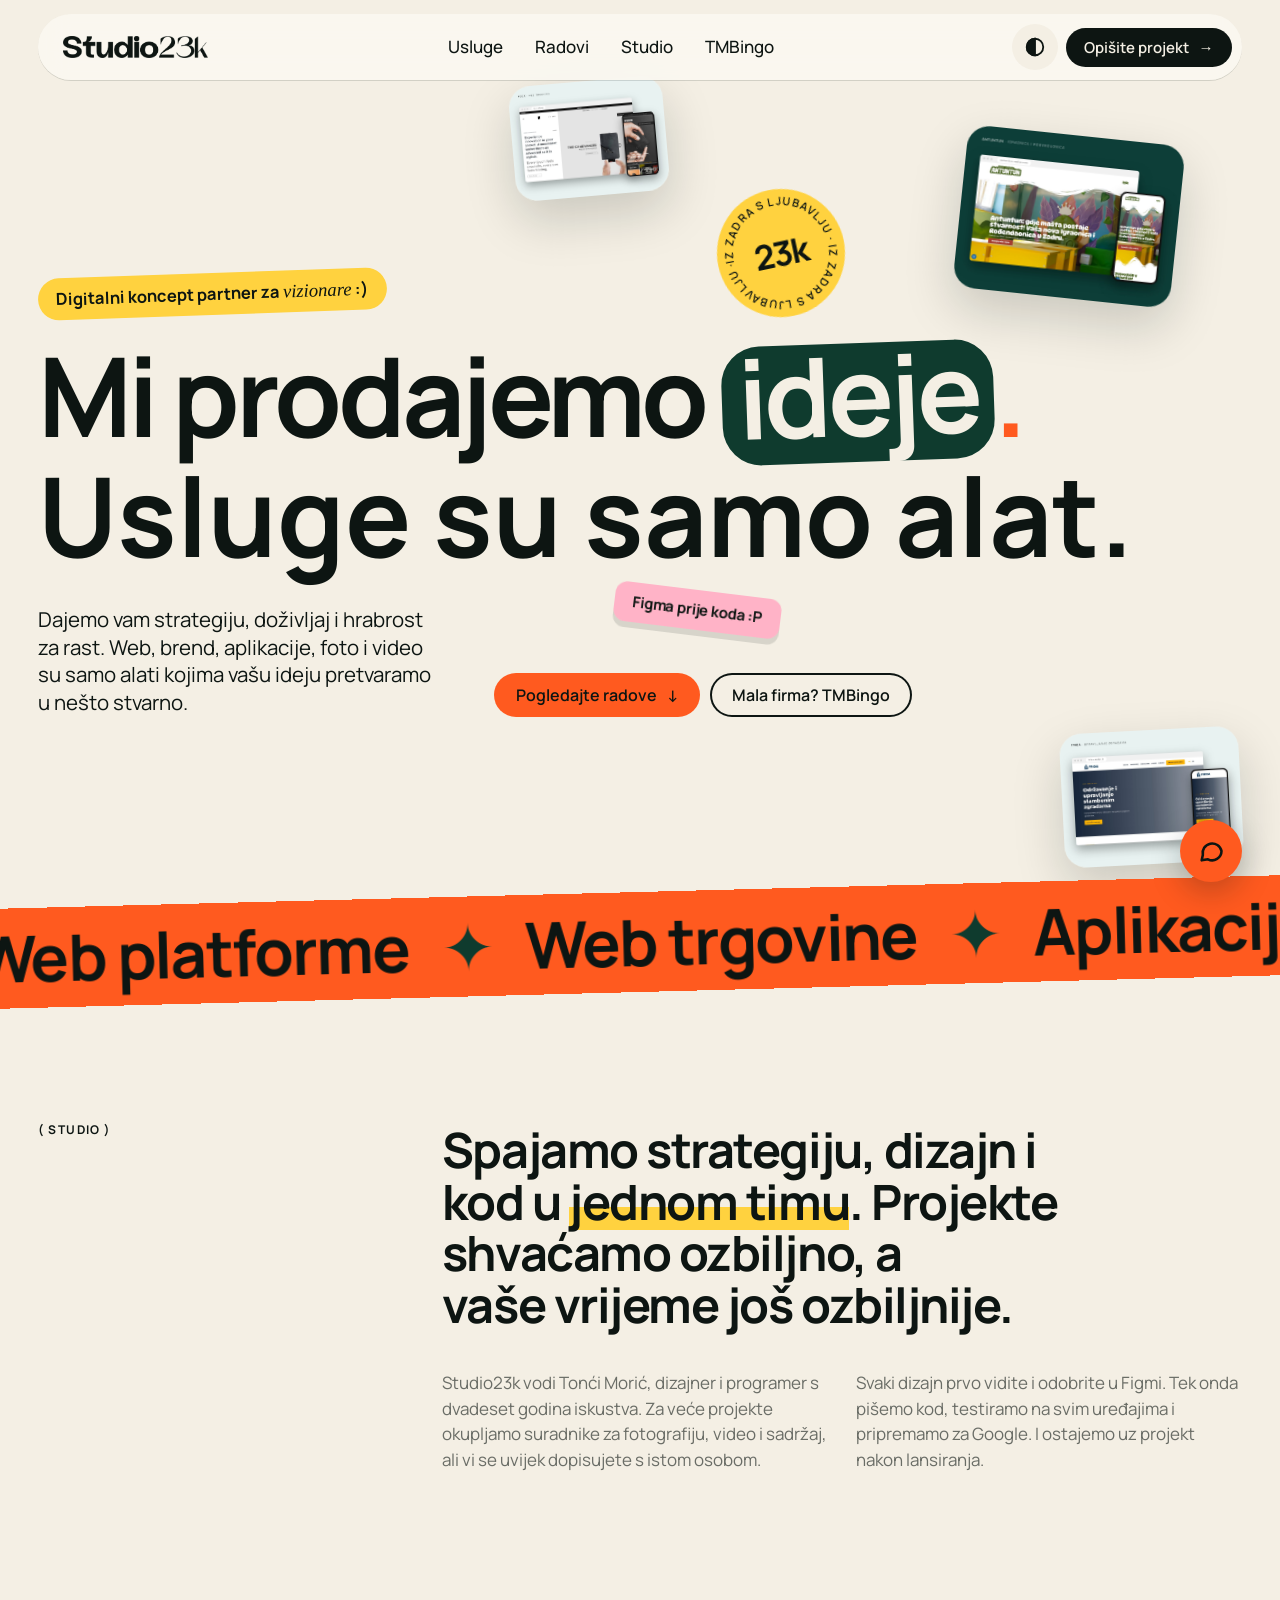
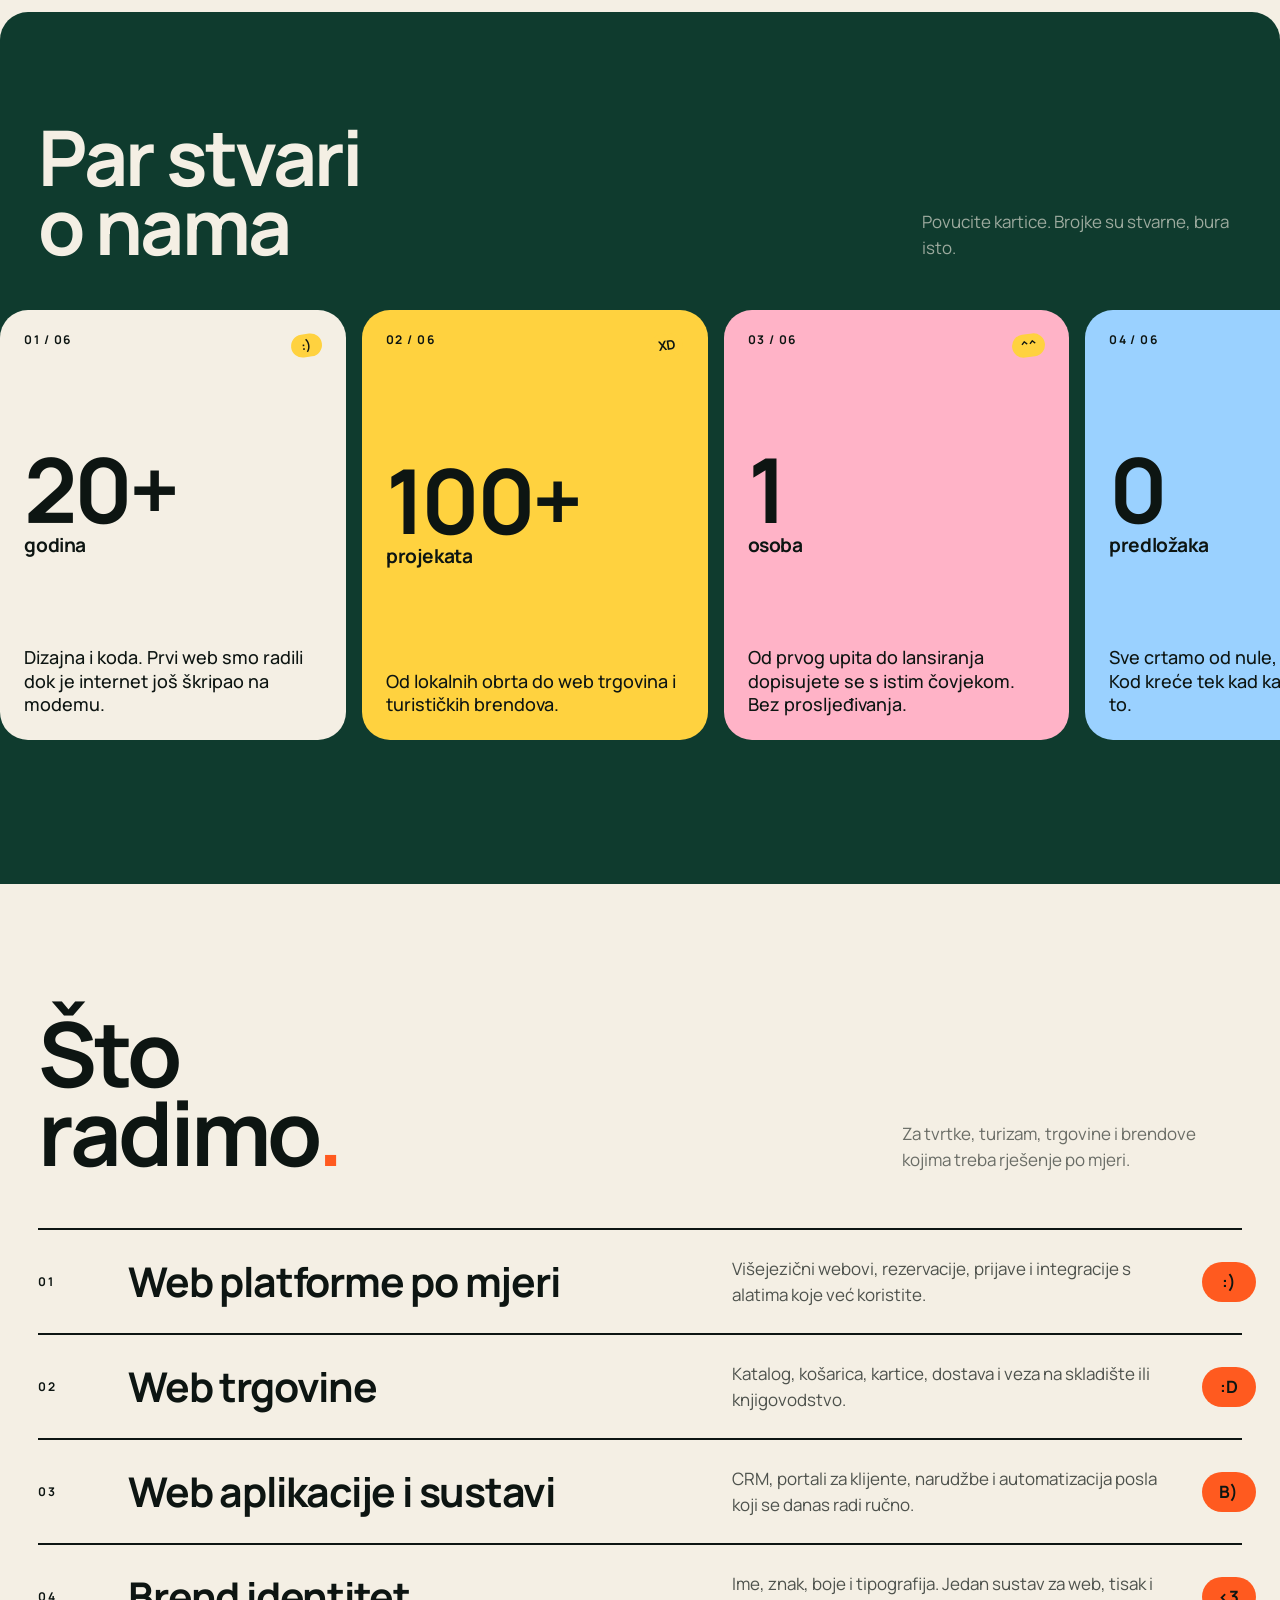
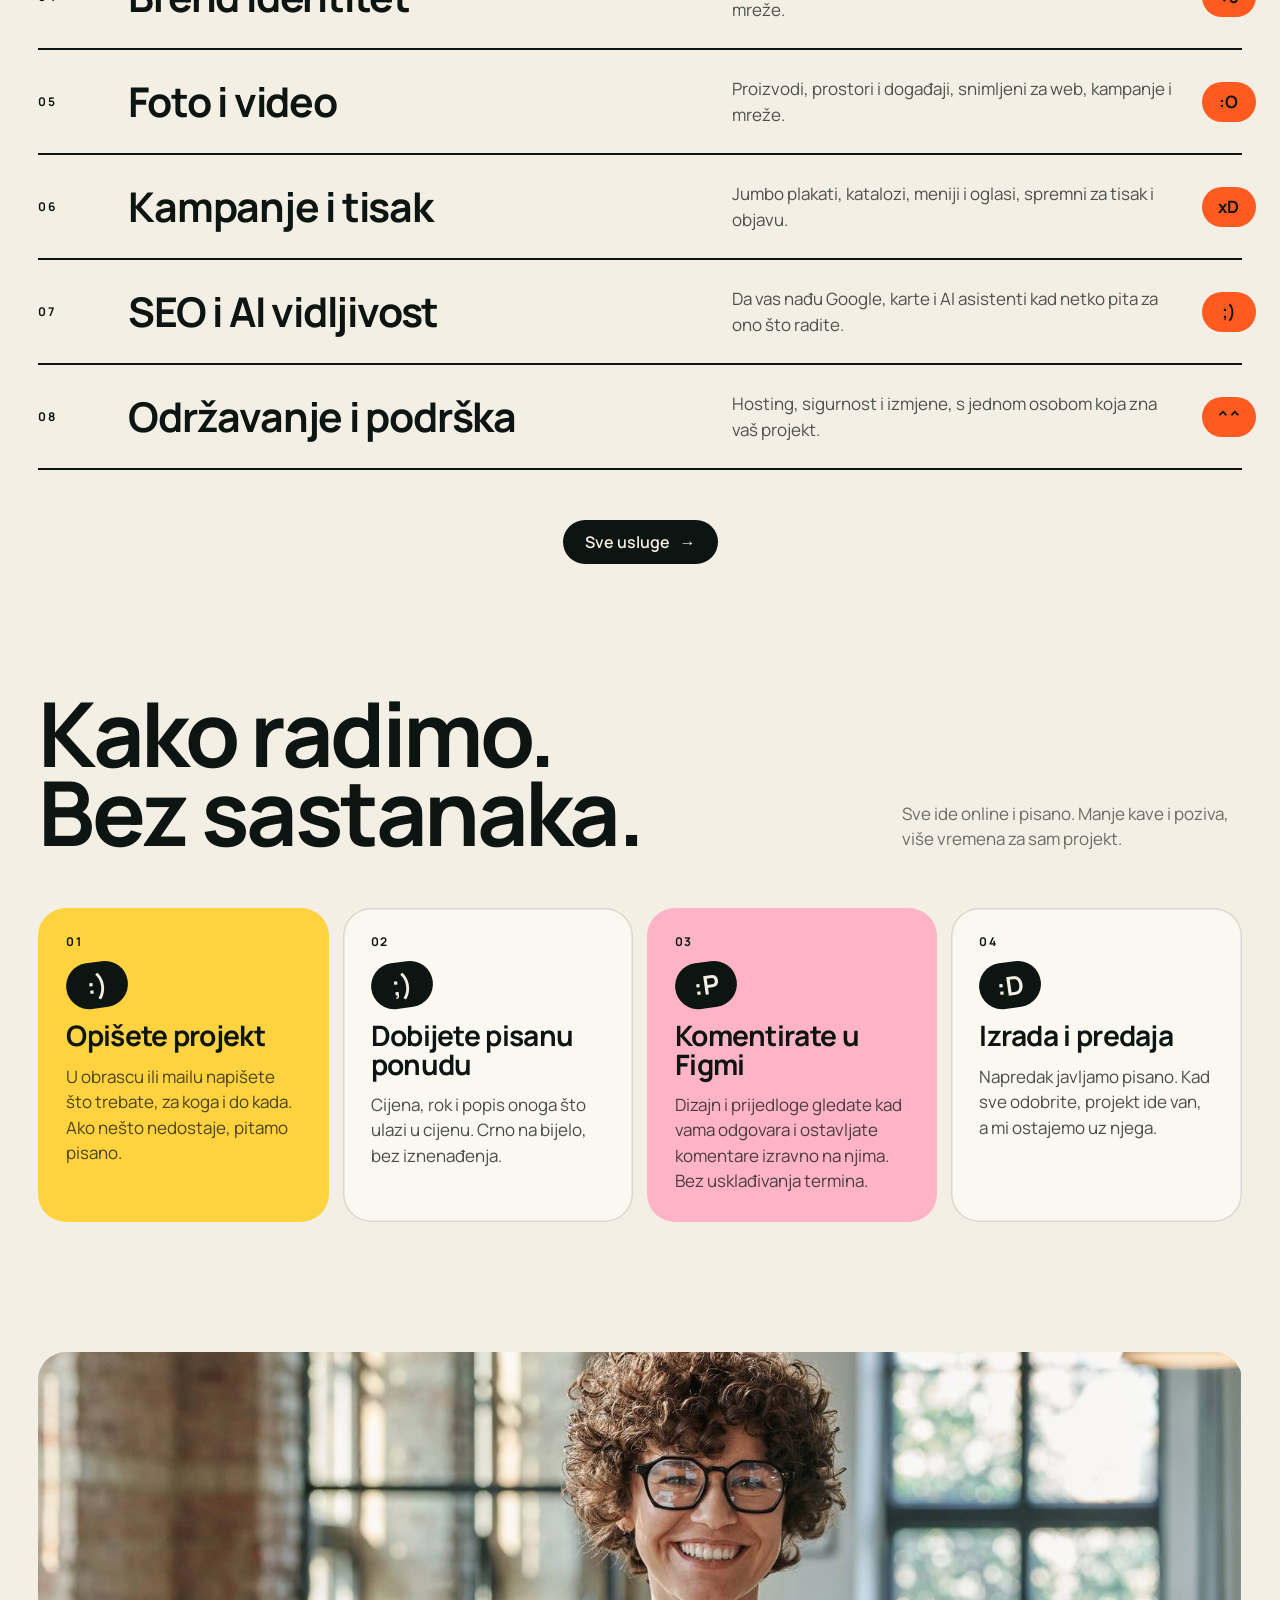
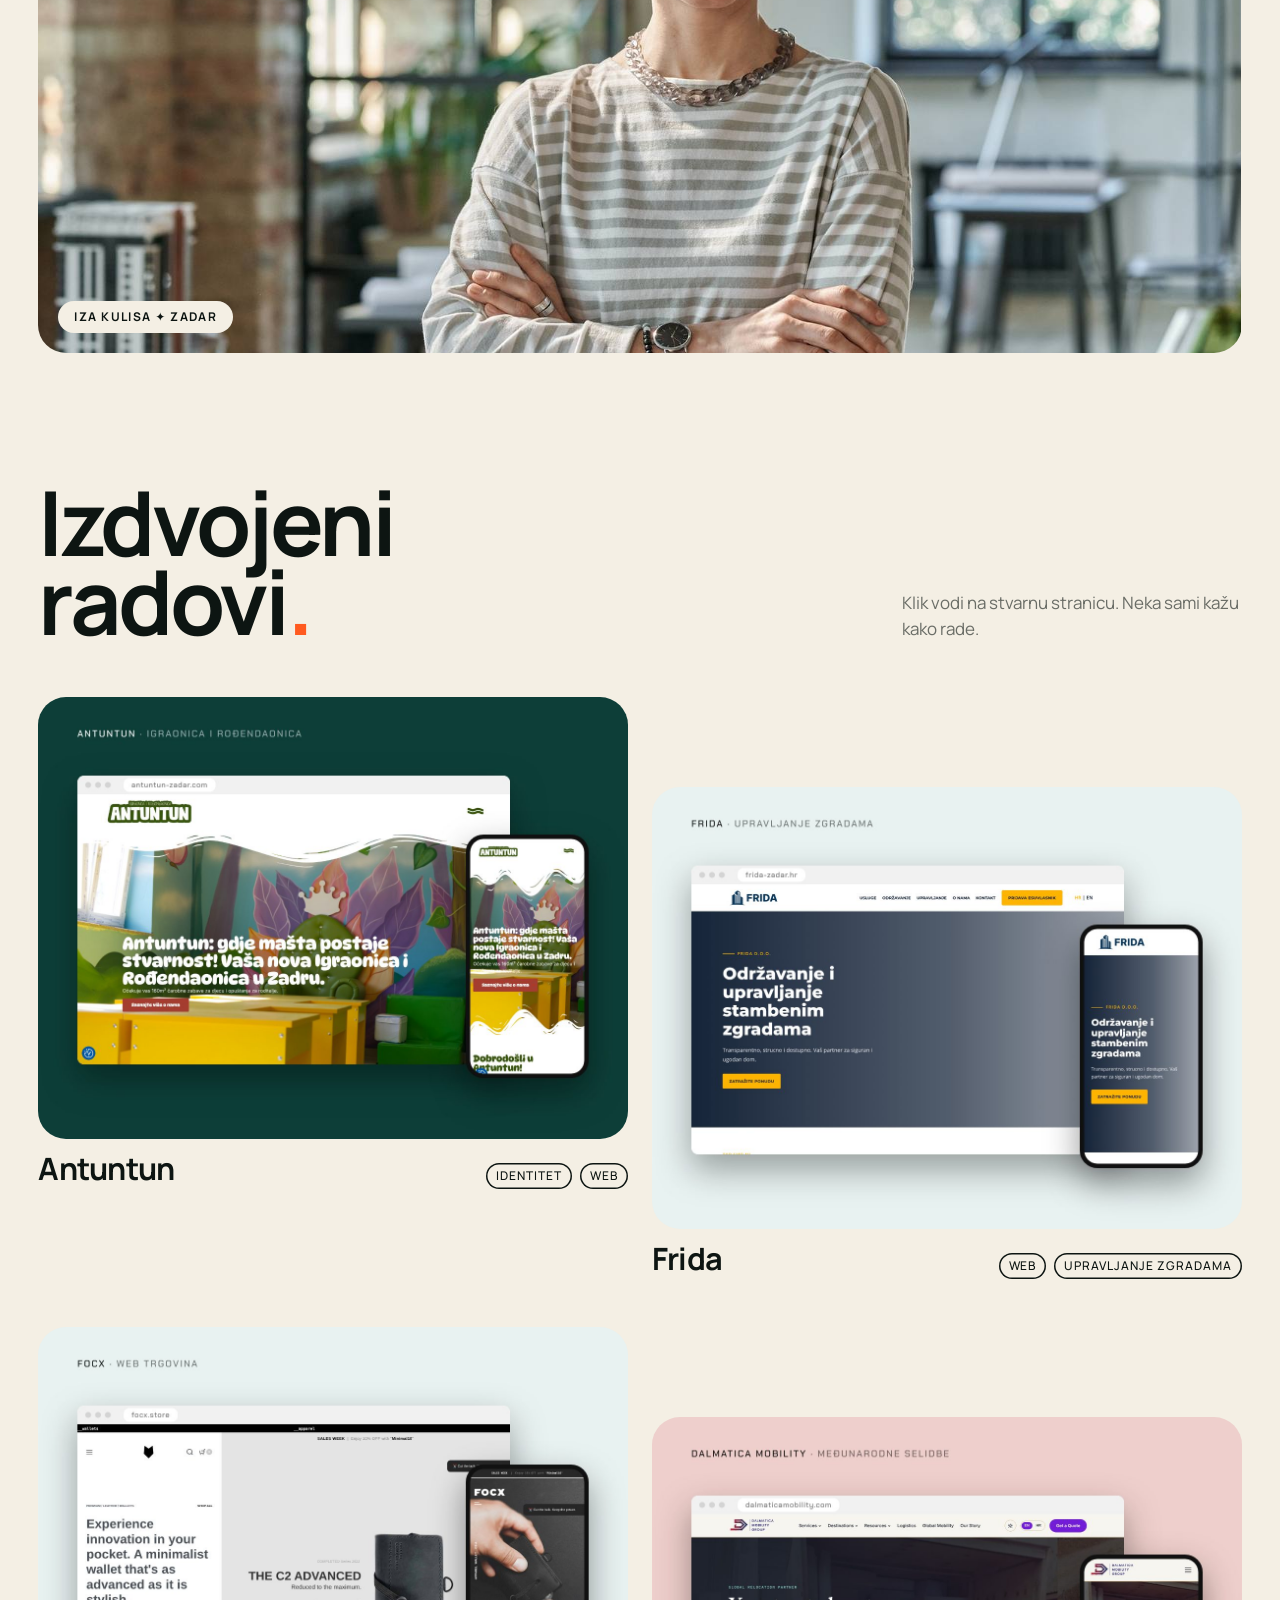
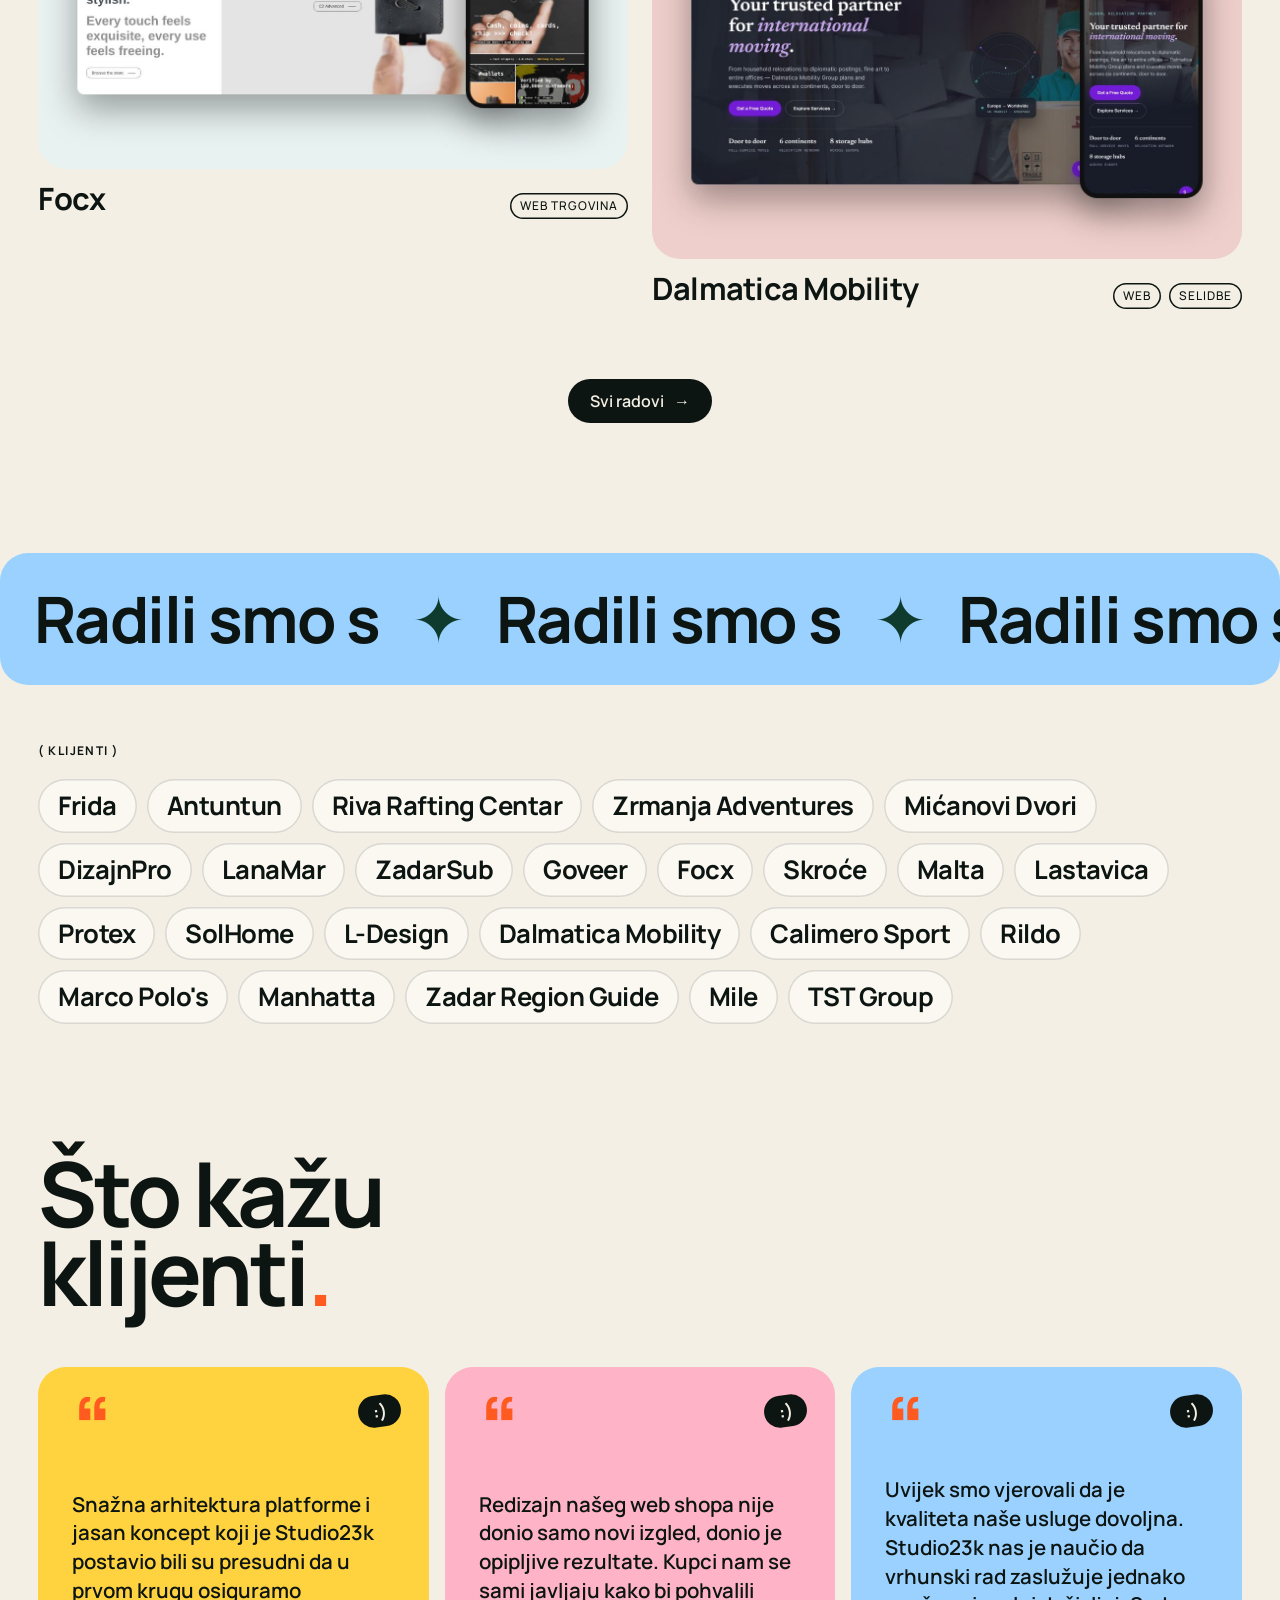
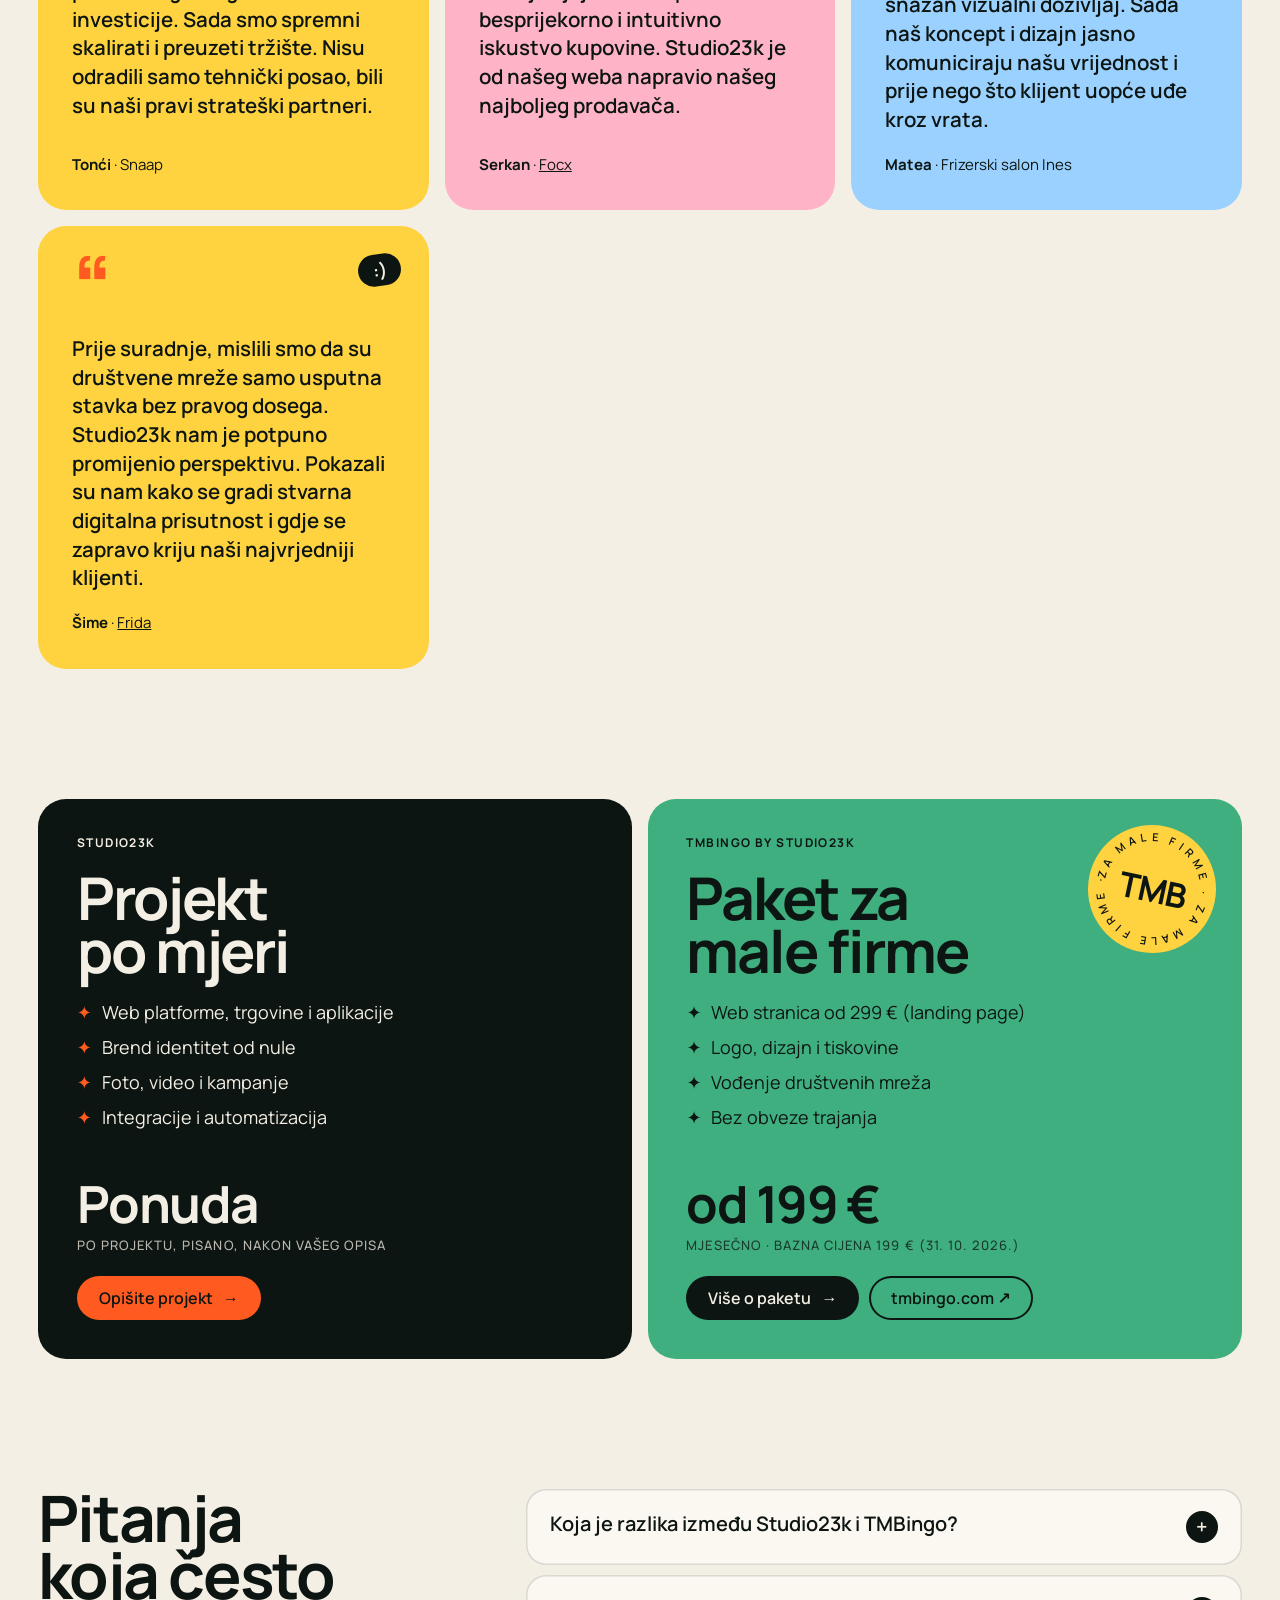
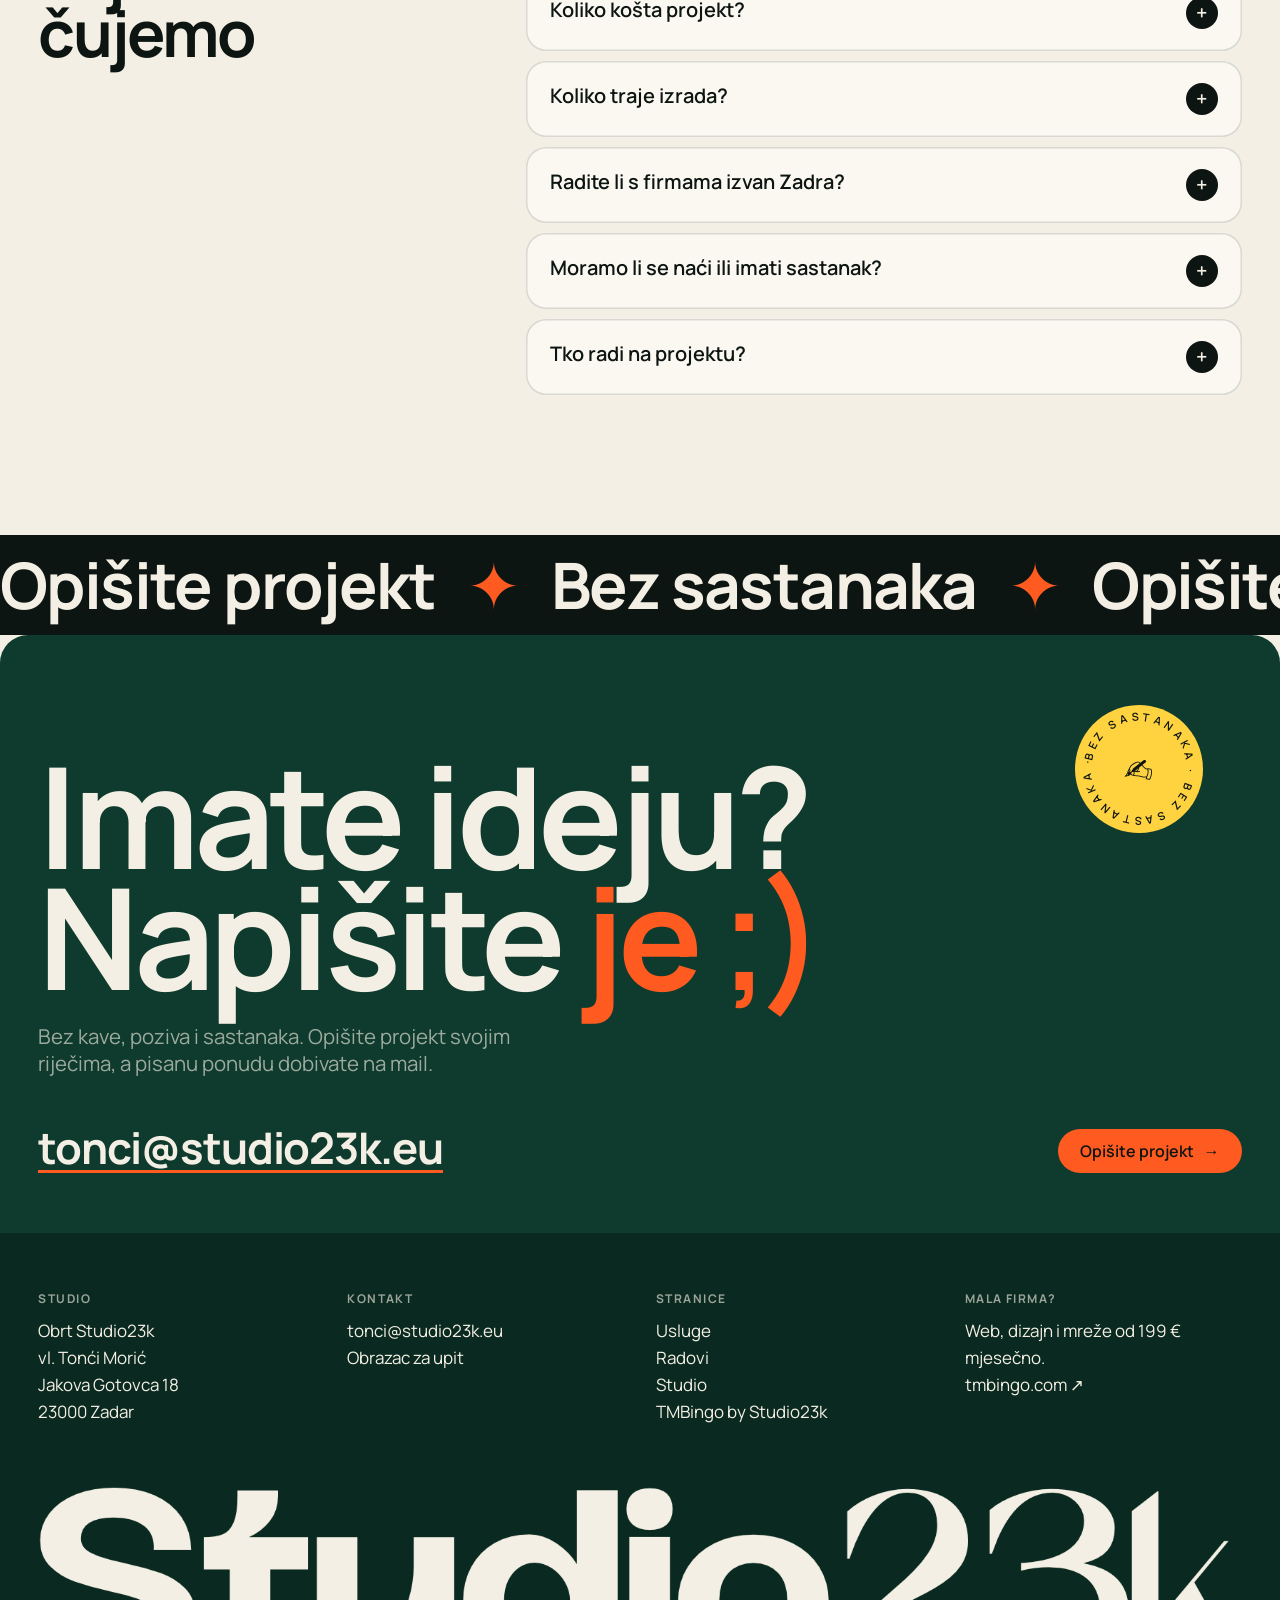
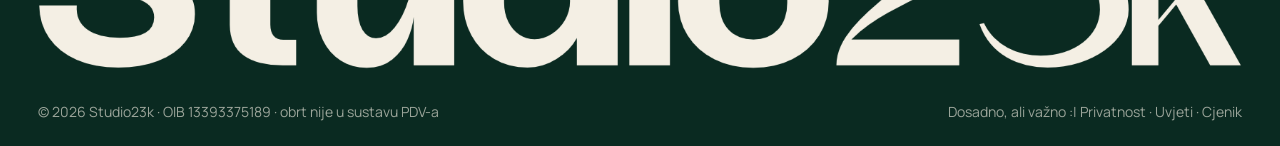
<file: index.html>
<!doctype html>
<html lang="hr">
<head>
<meta charset="utf-8">
<meta name="viewport" content="width=device-width, initial-scale=1, viewport-fit=cover">
<title>Studio23k · Digitalni studio iz Zadra: web, brend, aplikacije</title>
<meta name="description" content="Studio23k iz Zadra radi veće projekte: web platforme i trgovine po mjeri, web aplikacije, brend identitet, foto i video. Za male firme tu je TMBingo by Studio23k.">
<meta name="theme-color" content="#f4efe4">
<link rel="canonical" href="https://www.studio23k.eu/">
<meta property="og:type" content="website">
<meta property="og:locale" content="hr_HR">
<meta property="og:site_name" content="Studio23k">
<meta property="og:url" content="https://www.studio23k.eu/">
<meta property="og:title" content="Studio23k · Digitalni studio iz Zadra: web, brend, aplikacije">
<meta property="og:description" content="Studio23k iz Zadra radi veće projekte: web platforme i trgovine po mjeri, web aplikacije, brend identitet, foto i video. Za male firme tu je TMBingo by Studio23k.">
<meta property="og:image" content="https://www.studio23k.eu/assets/og-image.jpg">
<meta name="twitter:card" content="summary_large_image">
<link rel="icon" type="image/png" href="/assets/favicon.png">
<link rel="apple-touch-icon" href="/assets/apple-touch-icon.png">
<link rel="stylesheet" href="/assets/fonts/fonts.css">
<link rel="stylesheet" href="/assets/studio.css?v=10">
<script>(function(){var d=document.documentElement;try{var s=localStorage.getItem('s23k-tema');if(s)d.dataset.theme=s;if(sessionStorage.getItem('s23k-pre'))d.classList.add('no-pre');sessionStorage.setItem('s23k-pre','1')}catch(e){}})();</script>
<script type="application/ld+json">
[
 {
  "@context": "https://schema.org",
  "@type": "ProfessionalService",
  "@id": "https://www.studio23k.eu/#studio",
  "name": "Studio23k",
  "slogan": "Mi prodajemo ideje. Usluge su samo alat.",
  "description": "Kreativni i digitalni studio iz Zadra za veće projekte: web platforme i trgovine po mjeri, web aplikacije, brend identitet, foto i video te kampanje. Paket za male firme je TMBingo by Studio23k.",
  "url": "https://www.studio23k.eu/",
  "logo": "https://www.studio23k.eu/assets/apple-touch-icon.png",
  "image": "https://www.studio23k.eu/assets/og-image.jpg",
  "email": "tonci@studio23k.eu",
  "telephone": "+385 92 405 0600",
  "taxID": "13393375189",
  "address": {
   "@type": "PostalAddress",
   "streetAddress": "Jakova Gotovca 18",
   "postalCode": "23000",
   "addressLocality": "Zadar",
   "addressRegion": "Zadarska županija",
   "addressCountry": "HR"
  },
  "areaServed": [
   {
    "@type": "City",
    "name": "Zadar"
   },
   {
    "@type": "Country",
    "name": "Hrvatska"
   }
  ],
  "founder": {
   "@type": "Person",
   "name": "Tonći Morić",
   "jobTitle": "Dizajner i programer"
  },
  "subOrganization": {
   "@type": "ProfessionalService",
   "@id": "https://tmbingo.com/#posao",
   "name": "TMBingo",
   "url": "https://tmbingo.com/"
  },
  "knowsAbout": [
   "izrada web stranica",
   "web trgovine",
   "web aplikacije",
   "brend identitet",
   "grafički dizajn",
   "fotografija proizvoda",
   "video produkcija",
   "SEO",
   "održavanje web stranica"
  ]
 },
 {
  "@context": "https://schema.org",
  "@type": "FAQPage",
  "mainEntity": [
   {
    "@type": "Question",
    "name": "Koja je razlika između Studio23k i TMBingo?",
    "acceptedAnswer": {
     "@type": "Answer",
     "text": "Studio23k radi veće projekte po mjeri, s ponudom za svaki projekt. TMBingo by Studio23k je paket za male firme, obrte i apartmane: web, dizajn i društvene mreže za jednu mjesečnu cijenu, bez obveze trajanja. Iza oba stoji isti tim."
    }
   },
   {
    "@type": "Question",
    "name": "Koliko košta projekt?",
    "acceptedAnswer": {
     "@type": "Answer",
     "text": "Ovisi o opsegu. Kad opišete projekt u obrascu ili mailu, dobivate pisanu ponudu s cijenom, rokom i popisom onoga što ulazi u cijenu. Za manje stvari cijene su javne na TMBingo cjeniku."
    }
   },
   {
    "@type": "Question",
    "name": "Koliko traje izrada?",
    "acceptedAnswer": {
     "@type": "Answer",
     "text": "Rok pišemo u ponudu prema opsegu. Dizajn prvo vidite u Figmi, a izrada kreće tek kad ga odobrite."
    }
   },
   {
    "@type": "Question",
    "name": "Radite li s firmama izvan Zadra?",
    "acceptedAnswer": {
     "@type": "Answer",
     "text": "Da, s klijentima iz cijele Hrvatske i inozemstva. Sve ide online i pisano, pa udaljenost nije važna."
    }
   },
   {
    "@type": "Question",
    "name": "Moramo li se naći ili imati sastanak?",
    "acceptedAnswer": {
     "@type": "Answer",
     "text": "Ne. Upit, ponuda, dizajn i povratne informacije idu pisano: obrazac, mail i komentari izravno u Figmi. Tako nitko ne gubi vrijeme na usklađivanje termina, a svaka odluka ostaje zapisana."
    }
   },
   {
    "@type": "Question",
    "name": "Tko radi na projektu?",
    "acceptedAnswer": {
     "@type": "Answer",
     "text": "Svaki projekt vodi Tonći Morić, dizajner i programer s 20 godina iskustva. Za veće projekte uključujemo suradnike za fotografiju, video i sadržaj."
    }
   }
  ]
 }
]
</script>
</head>
<body>
<div class="pre" id="pre" aria-hidden="true"><i></i><b><span class="lg"></span></b><i></i></div>
<div class="cur" aria-hidden="true"></div>
<header class="nav">
  <a class="logo" href="/" aria-label="Studio23k, naslovna"><span class="lg"></span></a>
  <nav aria-label="Glavna navigacija"><ul><li><a href="/usluge/">Usluge</a></li><li><a href="/radovi/">Radovi</a></li><li><a href="/#studio">Studio</a></li><li><a href="/tmbingo/" class="tmb">TMBingo</a></li></ul></nav>
  <div class="end">
    <button class="theme" type="button" id="theme" aria-label="Svijetla ili tamna tema" title="Svijetla / tamna tema"><svg viewBox="0 0 24 24" fill="none" stroke="currentColor" stroke-width="2"><circle cx="12" cy="12" r="9"/><path d="M12 3a9 9 0 0 0 0 18z" fill="currentColor"/></svg></button>
    <a class="pill" href="/upit/">Opišite projekt <span class="ar">→</span></a>
    <button class="burger open-menu" type="button" aria-label="Otvori izbornik"><span><i></i><i></i></span></button>
  </div>
</header>
<div class="menu" id="menu" aria-hidden="true">
  <div class="row"><a class="logo" href="/" aria-label="Studio23k, naslovna"><span class="lg"></span></a><button class="close" type="button" id="closeMenu">Zatvori</button></div>
  <nav class="links" aria-label="Izbornik"><a href="/usluge/">Usluge</a><a href="/radovi/">Radovi</a><a href="/#studio">Studio</a><a href="/tmbingo/" class="tmb">TMBingo</a><a href="/upit/">Upit</a></nav>
  <div class="row tag"><span>tonci@studio23k.eu</span><span class="dim">Zadar</span></div>
</div>

<main>
<section class="hero" id="vrh">
  <figure class="float f1" data-float="-0.12"><img src="/assets/radovi/antuntun.jpg" alt="" width="1200" height="900"></figure>
  <figure class="float f2" data-float="-0.22"><img src="/assets/radovi/focx.jpg" alt="" width="1200" height="900"></figure>
  <figure class="float f3" data-float="-0.06"><img src="/assets/radovi/frida.jpg" alt="" width="1200" height="900"></figure>
  <div class="stk round s1" style="rotate:-12deg" aria-hidden="true"><svg viewBox="0 0 128 128"><defs><path id="cs1" d="M64,64 m-48,0 a48,48 0 1,1 96,0 a48,48 0 1,1 -96,0"/></defs><text><textPath href="#cs1" textLength="301" lengthAdjust="spacing">iz zadra s ljubavlju · iz zadra s ljubavlju · </textPath></text></svg><b>23k</b></div>
  <div class="stk tape s2" aria-hidden="true">Figma prije koda :P</div>
  <p class="kick rv">Digitalni koncept partner za <i>vizionare</i> :)</p>
  <h1><span class="l"><span>Mi prodajemo <em>ideje</em><span class="o">.</span></span></span><span class="l"><span class="b2">Usluge su samo alat.</span></span></h1>
  <div class="sub">
    <p>Dajemo vam strategiju, doživljaj i hrabrost za rast. Web, brend, aplikacije, foto i video su samo alati kojima vašu ideju pretvaramo u nešto stvarno.</p>
    <div class="acts"><a class="pill o" href="#radovi">Pogledajte radove <span class="ar">↓</span></a><a class="pill line" href="/tmbingo/">Mala firma? TMBingo</a></div>
  </div>
</section>

<div class="mq o" aria-hidden="true"><div class="tr"><span>Web platforme<i>✦</i></span><span>Web trgovine<i>✦</i></span><span>Aplikacije<i>✦</i></span><span>Brend identitet<i>✦</i></span><span>Foto i video<i>✦</i></span><span>SEO<i>✦</i></span><span>Web platforme<i>✦</i></span><span>Web trgovine<i>✦</i></span><span>Aplikacije<i>✦</i></span><span>Brend identitet<i>✦</i></span><span>Foto i video<i>✦</i></span><span>SEO<i>✦</i></span><span>Web platforme<i>✦</i></span><span>Web trgovine<i>✦</i></span><span>Aplikacije<i>✦</i></span><span>Brend identitet<i>✦</i></span><span>Foto i video<i>✦</i></span><span>SEO<i>✦</i></span><span>Web platforme<i>✦</i></span><span>Web trgovine<i>✦</i></span><span>Aplikacije<i>✦</i></span><span>Brend identitet<i>✦</i></span><span>Foto i video<i>✦</i></span><span>SEO<i>✦</i></span><span>Web platforme<i>✦</i></span><span>Web trgovine<i>✦</i></span><span>Aplikacije<i>✦</i></span><span>Brend identitet<i>✦</i></span><span>Foto i video<i>✦</i></span><span>SEO<i>✦</i></span><span>Web platforme<i>✦</i></span><span>Web trgovine<i>✦</i></span><span>Aplikacije<i>✦</i></span><span>Brend identitet<i>✦</i></span><span>Foto i video<i>✦</i></span><span>SEO<i>✦</i></span></div></div>

<section class="stmt" id="studio">
  <span class="tag rv">( Studio )</span>
  <h2 class="rv">Spajamo strategiju, dizajn i kod u <span class="hl">jednom timu</span>. Projekte shvaćamo ozbiljno, a vaše vrijeme još ozbiljnije.</h2>
  <div class="ps rv">
    <p>Studio23k vodi Tonći Morić, dizajner i programer s dvadeset godina iskustva. Za veće projekte okupljamo suradnike za fotografiju, video i sadržaj, ali vi se uvijek dopisujete s istom osobom.</p>
    <p>Svaki dizajn prvo vidite i odobrite u Figmi. Tek onda pišemo kod, testiramo na svim uređajima i pripremamo za Google. I ostajemo uz projekt nakon lansiranja.</p>
  </div>
</section>

<section class="deck">
  <div class="hd"><h2 class="rv">Par stvari<br>o nama</h2><p class="rv">Povucite kartice. Brojke su stvarne, bura isto.</p></div>
  <div class="cards" data-cur="Povuci">
      <article class="card"><div class="n tag"><span>01 / 06</span><span class="emo" aria-hidden="true">:)</span></div><b>20+<small>godina</small></b><p>Dizajna i koda. Prvi web smo radili dok je internet još škripao na modemu.</p></article>
      <article class="card"><div class="n tag"><span>02 / 06</span><span class="emo" aria-hidden="true">xD</span></div><b>100+<small>projekata</small></b><p>Od lokalnih obrta do web trgovina i turističkih brendova.</p></article>
      <article class="card"><div class="n tag"><span>03 / 06</span><span class="emo" aria-hidden="true">^^</span></div><b>1<small>osoba</small></b><p>Od prvog upita do lansiranja dopisujete se s istim čovjekom. Bez prosljeđivanja.</p></article>
      <article class="card"><div class="n tag"><span>04 / 06</span><span class="emo" aria-hidden="true">;)</span></div><b>0<small>predložaka</small></b><p>Sve crtamo od nule, prvo u Figmi. Kod kreće tek kad kažete da je to to.</p></article>
      <article class="card"><div class="n tag"><span>05 / 06</span><span class="emo" aria-hidden="true">:O</span></div><b>7 Bf<small>bura</small></b><p>Radimo i kad puše. Rok je rok, makar se laptop držao s obje ruke.</p></article>
      <article class="card"><div class="n tag"><span>06 / 06</span><span class="emo" aria-hidden="true">B)</span></div><b>0<small>sastanaka</small></b><p>Upit, ponuda, dizajn i izmjene idu pisano. Vi radite svoj posao, mi svoj, a sve ostaje zapisano.</p></article>
  </div>
</section>

<section class="svc" id="usluge">
  <div class="sec-h"><h2 class="rv">Što<br>radimo<span class="o">.</span></h2><p class="rv">Za tvrtke, turizam, trgovine i brendove kojima treba rješenje po mjeri.</p></div>
  <ol class="svl">
      <li class="rv"><span class="tag">01</span><h3><a href="/usluge/web-platforme/" data-cur="Više">Web platforme po mjeri</a></h3><p>Višejezični webovi, rezervacije, prijave i integracije s alatima koje već koristite.</p><span class="ic" aria-hidden="true">:)</span></li>
      <li class="rv"><span class="tag">02</span><h3><a href="/usluge/web-trgovine/" data-cur="Više">Web trgovine</a></h3><p>Katalog, košarica, kartice, dostava i veza na skladište ili knjigovodstvo.</p><span class="ic" aria-hidden="true">:D</span></li>
      <li class="rv"><span class="tag">03</span><h3><a href="/usluge/web-aplikacije/" data-cur="Više">Web aplikacije i sustavi</a></h3><p>CRM, portali za klijente, narudžbe i automatizacija posla koji se danas radi ručno.</p><span class="ic" aria-hidden="true">B)</span></li>
      <li class="rv"><span class="tag">04</span><h3><a href="/usluge/brend-identitet/" data-cur="Više">Brend identitet</a></h3><p>Ime, znak, boje i tipografija. Jedan sustav za web, tisak i mreže.</p><span class="ic" aria-hidden="true">&lt;3</span></li>
      <li class="rv"><span class="tag">05</span><h3><a href="/usluge/foto-video/" data-cur="Više">Foto i video</a></h3><p>Proizvodi, prostori i događaji, snimljeni za web, kampanje i mreže.</p><span class="ic" aria-hidden="true">:O</span></li>
      <li class="rv"><span class="tag">06</span><h3><a href="/usluge/kampanje-tisak/" data-cur="Više">Kampanje i tisak</a></h3><p>Jumbo plakati, katalozi, meniji i oglasi, spremni za tisak i objavu.</p><span class="ic" aria-hidden="true">xD</span></li>
      <li class="rv"><span class="tag">07</span><h3><a href="/usluge/seo-ai-vidljivost/" data-cur="Više">SEO i AI vidljivost</a></h3><p>Da vas nađu Google, karte i AI asistenti kad netko pita za ono što radite.</p><span class="ic" aria-hidden="true">;)</span></li>
      <li class="rv"><span class="tag">08</span><h3><a href="/usluge/odrzavanje/" data-cur="Više">Održavanje i podrška</a></h3><p>Hosting, sigurnost i izmjene, s jednom osobom koja zna vaš projekt.</p><span class="ic" aria-hidden="true">^^</span></li>
  </ol>
  <div class="more"><a class="pill" href="/usluge/">Sve usluge <span class="ar">→</span></a></div>
</section>

<section class="steps" id="proces">
  <div class="sec-h"><h2 class="rv">Kako radimo.<br>Bez sastanaka.</h2><p class="rv">Sve ide online i pisano. Manje kave i poziva, više vremena za sam projekt.</p></div>
  <ol><li class="rv"><span class="tag">01</span><span class="emo big" aria-hidden="true">:)</span><h3>Opišete projekt</h3><p>U obrascu ili mailu napišete što trebate, za koga i do kada. Ako nešto nedostaje, pitamo pisano.</p></li><li class="rv"><span class="tag">02</span><span class="emo big" aria-hidden="true">;)</span><h3>Dobijete pisanu ponudu</h3><p>Cijena, rok i popis onoga što ulazi u cijenu. Crno na bijelo, bez iznenađenja.</p></li><li class="rv"><span class="tag">03</span><span class="emo big" aria-hidden="true">:P</span><h3>Komentirate u Figmi</h3><p>Dizajn i prijedloge gledate kad vama odgovara i ostavljate komentare izravno na njima. Bez usklađivanja termina.</p></li><li class="rv"><span class="tag">04</span><span class="emo big" aria-hidden="true">:D</span><h3>Izrada i predaja</h3><p>Napredak javljamo pisano. Kad sve odobrite, projekt ide van, a mi ostajemo uz njega.</p></li></ol>
</section>

<div class="reel rv"><figure><video data-lazyplay muted loop playsinline preload="none" poster="/assets/img/team-2.jpg"><source src="/assets/img/studio.mp4" type="video/mp4"></video><figcaption class="tag">Iza kulisa ✦ Zadar</figcaption></figure></div>

<section class="work" id="radovi">
  <div class="sec-h"><h2 class="rv">Izdvojeni<br>radovi<span class="o">.</span></h2><p class="rv">Klik vodi na stvarnu stranicu. Neka sami kažu kako rade.</p></div>
  <ul class="grid2">
      <li class="rv" data-cat="identitet web"><a href="https://antuntun-zadar.com/" target="_blank" rel="noopener" data-cur="Pogledaj"><span class="thumb"><img src="/assets/radovi/antuntun.jpg" alt="Web stranica Antuntun na laptopu i mobitelu" width="1200" height="900" loading="lazy"><span class="go">↗</span></span><span class="cap"><h3>Antuntun</h3><span class="chips"><span>Identitet</span><span>Web</span></span></span></a></li>
      <li class="rv" data-cat="web"><a href="https://frida-zadar.hr/" target="_blank" rel="noopener" data-cur="Pogledaj"><span class="thumb"><img src="/assets/radovi/frida.jpg" alt="Web stranica Frida na laptopu i mobitelu" width="1200" height="900" loading="lazy"><span class="go">↗</span></span><span class="cap"><h3>Frida</h3><span class="chips"><span>Web</span><span>Upravljanje zgradama</span></span></span></a></li>
      <li class="rv" data-cat="trgovina"><a href="https://focx.store/" target="_blank" rel="noopener" data-cur="Pogledaj"><span class="thumb"><img src="/assets/radovi/focx.jpg" alt="Web stranica Focx na laptopu i mobitelu" width="1200" height="900" loading="lazy"><span class="go">↗</span></span><span class="cap"><h3>Focx</h3><span class="chips"><span>Web trgovina</span></span></span></a></li>
      <li class="rv" data-cat="web"><a href="https://dalmaticamobility.com/" target="_blank" rel="noopener" data-cur="Pogledaj"><span class="thumb"><img src="/assets/radovi/dalmatica.jpg" alt="Web stranica Dalmatica Mobility na laptopu i mobitelu" width="1200" height="900" loading="lazy"><span class="go">↗</span></span><span class="cap"><h3>Dalmatica Mobility</h3><span class="chips"><span>Web</span><span>Selidbe</span></span></span></a></li>
  </ul>
  <div class="more"><a class="pill" href="/radovi/">Svi radovi <span class="ar">→</span></a></div>
</section>

<div class="mq s rev" aria-hidden="true"><div class="tr"><span>Radili smo s<i>✦</i></span><span>Radili smo s<i>✦</i></span><span>Radili smo s<i>✦</i></span><span>Radili smo s<i>✦</i></span><span>Radili smo s<i>✦</i></span><span>Radili smo s<i>✦</i></span><span>Radili smo s<i>✦</i></span><span>Radili smo s<i>✦</i></span></div></div>
<section class="cl"><span class="tag" style="padding-top:60px">( Klijenti )</span><div class="cloud rv"><span>Frida</span><span>Antuntun</span><span>Riva Rafting Centar</span><span>Zrmanja Adventures</span><span>Mićanovi Dvori</span><span>DizajnPro</span><span>LanaMar</span><span>ZadarSub</span><span>Goveer</span><span>Focx</span><span>Skroće</span><span>Malta</span><span>Lastavica</span><span>Protex</span><span>SolHome</span><span>L-Design</span><span>Dalmatica Mobility</span><span>Calimero Sport</span><span>Rildo</span><span>Marco Polo's</span><span>Manhatta</span><span>Zadar Region Guide</span><span>Mile</span><span>TST Group</span></div></section>

<section class="revs">
  <div class="sec-h"><h2 class="rv">Što kažu<br>klijenti<span class="o">.</span></h2></div>
  <div class="rg"><figure class="rev rv"><span class="q" aria-hidden="true">“</span><span class="emo" aria-hidden="true">:)</span><blockquote><p>Snažna arhitektura platforme i jasan koncept koji je Studio23k postavio bili su presudni da u prvom krugu osiguramo investicije. Sada smo spremni skalirati i preuzeti tržište. Nisu odradili samo tehnički posao, bili su naši pravi strateški partneri.</p></blockquote><figcaption><b>Tonći</b> · Snaap</figcaption></figure><figure class="rev rv"><span class="q" aria-hidden="true">“</span><span class="emo" aria-hidden="true">:)</span><blockquote><p>Redizajn našeg web shopa nije donio samo novi izgled, donio je opipljive rezultate. Kupci nam se sami javljaju kako bi pohvalili besprijekorno i intuitivno iskustvo kupovine. Studio23k je od našeg weba napravio našeg najboljeg prodavača.</p></blockquote><figcaption><b>Serkan</b> · <a href="https://focx.store/" target="_blank" rel="noopener">Focx</a></figcaption></figure><figure class="rev rv"><span class="q" aria-hidden="true">“</span><span class="emo" aria-hidden="true">:)</span><blockquote><p>Uvijek smo vjerovali da je kvaliteta naše usluge dovoljna. Studio23k nas je naučio da vrhunski rad zaslužuje jednako snažan vizualni doživljaj. Sada naš koncept i dizajn jasno komuniciraju našu vrijednost i prije nego što klijent uopće uđe kroz vrata.</p></blockquote><figcaption><b>Matea</b> · Frizerski salon Ines</figcaption></figure><figure class="rev rv"><span class="q" aria-hidden="true">“</span><span class="emo" aria-hidden="true">:)</span><blockquote><p>Prije suradnje, mislili smo da su društvene mreže samo usputna stavka bez pravog dosega. Studio23k nam je potpuno promijenio perspektivu. Pokazali su nam kako se gradi stvarna digitalna prisutnost i gdje se zapravo kriju naši najvrjedniji klijenti.</p></blockquote><figcaption><b>Šime</b> · <a href="https://frida-zadar.hr/" target="_blank" rel="noopener">Frida</a></figcaption></figure></div>
</section>

<section class="ways" id="nacini">
  <div class="way s23 rv">
    <span class="tag">Studio23k</span>
    <h3>Projekt<br>po mjeri</h3>
    <ul><li>Web platforme, trgovine i aplikacije</li><li>Brend identitet od nule</li><li>Foto, video i kampanje</li><li>Integracije i automatizacija</li></ul>
    <div><p class="pr">Ponuda<small>po projektu, pisano, nakon vašeg opisa</small></p><div class="acts"><a class="pill o" href="/upit/">Opišite projekt <span class="ar">→</span></a></div></div>
  </div>
  <div class="way tmb rv">
    <div class="stk round s5" style="rotate:12deg" aria-hidden="true"><svg viewBox="0 0 128 128"><defs><path id="cs5" d="M64,64 m-48,0 a48,48 0 1,1 96,0 a48,48 0 1,1 -96,0"/></defs><text><textPath href="#cs5" textLength="301" lengthAdjust="spacing">za male firme · za male firme · </textPath></text></svg><b>TMB</b></div>
    <span class="tag">TMBingo by Studio23k</span>
    <h3>Paket za<br>male firme</h3>
    <ul><li>Web stranica od 299 € (landing page)</li><li>Logo, dizajn i tiskovine</li><li>Vođenje društvenih mreža</li><li>Bez obveze trajanja</li></ul>
    <div><p class="pr">od 199 €<small>mjesečno · bazna cijena 199 € (31. 10. 2026.)</small></p><div class="acts"><a class="pill" href="/tmbingo/">Više o paketu <span class="ar">→</span></a><a class="pill line" href="https://tmbingo.com/" target="_blank" rel="noopener">tmbingo.com ↗</a></div></div>
  </div>
</section>

<section class="faq" id="pitanja">
  <h2 class="rv">Pitanja<br>koja često<br>čujemo</h2>
  <div class="rv">
    <details><summary>Koja je razlika između Studio23k i TMBingo?</summary><p>Studio23k radi veće projekte po mjeri, s ponudom za svaki projekt. <a href="/tmbingo/">TMBingo by Studio23k</a> je paket za male firme, obrte i apartmane: web, dizajn i društvene mreže za jednu mjesečnu cijenu, bez obveze trajanja. Iza oba stoji isti tim.</p></details>
    <details><summary>Koliko košta projekt?</summary><p>Ovisi o opsegu. Kad opišete projekt u <a href="/upit/">obrascu</a> ili mailu, dobivate pisanu ponudu s cijenom, rokom i popisom onoga što ulazi u cijenu. Za manje stvari cijene su javne na <a href="https://tmbingo.com/cjenik/">TMBingo cjeniku</a>.</p></details>
    <details><summary>Koliko traje izrada?</summary><p>Rok pišemo u ponudu prema opsegu. Dizajn prvo vidite u Figmi, a izrada kreće tek kad ga odobrite.</p></details>
    <details><summary>Radite li s firmama izvan Zadra?</summary><p>Da, s klijentima iz cijele Hrvatske i inozemstva. Sve ide online i pisano, pa udaljenost nije važna.</p></details>
    <details><summary>Moramo li se naći ili imati sastanak?</summary><p>Ne. Upit, ponuda, dizajn i povratne informacije idu pisano: obrazac, mail i komentari izravno u Figmi. Tako nitko ne gubi vrijeme na usklađivanje termina, a svaka odluka ostaje zapisana.</p></details>
    <details><summary>Tko radi na projektu?</summary><p>Svaki projekt vodi Tonći Morić, dizajner i programer s 20 godina iskustva. Za veće projekte uključujemo suradnike za fotografiju, video i sadržaj.</p></details>
  </div>
</section>
</main>

<a class="mq " href="/upit/" aria-label="Opišite projekt" data-cur="Klik"><div class="tr"><span>Opišite projekt<i>✦</i></span><span>Bez sastanaka<i>✦</i></span><span>Opišite projekt<i>✦</i></span><span>Bez sastanaka<i>✦</i></span><span>Opišite projekt<i>✦</i></span><span>Bez sastanaka<i>✦</i></span><span>Opišite projekt<i>✦</i></span><span>Bez sastanaka<i>✦</i></span><span>Opišite projekt<i>✦</i></span><span>Bez sastanaka<i>✦</i></span><span>Opišite projekt<i>✦</i></span><span>Bez sastanaka<i>✦</i></span></div></a>
<section class="cta" id="kontakt">
  <div class="stk round s9" style="rotate:10deg" aria-hidden="true"><svg viewBox="0 0 128 128"><defs><path id="cs9" d="M64,64 m-48,0 a48,48 0 1,1 96,0 a48,48 0 1,1 -96,0"/></defs><text><textPath href="#cs9" textLength="301" lengthAdjust="spacing">bez sastanaka · bez sastanaka · </textPath></text></svg><b>✍</b></div>
  <h2 class="rv">Imate ideju?<br>Napišite <span class="o">je ;)</span></h2>
  <p class="lead rv">Bez kave, poziva i sastanaka. Opišite projekt svojim riječima, a pisanu ponudu dobivate na mail.</p>
  <div class="row rv">
    <a class="mail" href="mailto:tonci@studio23k.eu?subject=Upit%20za%20projekt" data-cur="Pišite">tonci@studio23k.eu</a>
    <div style="display:flex;gap:10px;flex-wrap:wrap"><a class="pill o" href="/upit/">Opišite projekt <span class="ar">→</span></a></div>
  </div>
</section>
<footer class="ft">
  <div><span class="tag">Studio</span><p>Obrt Studio23k<br>vl. Tonći Morić<br>Jakova Gotovca 18<br>23000 Zadar</p></div>
  <div><span class="tag">Kontakt</span><p><a href="mailto:tonci@studio23k.eu">tonci@studio23k.eu</a><br><a href="/upit/">Obrazac za upit</a></p></div>
  <div><span class="tag">Stranice</span><ul><li><a href="/usluge/">Usluge</a></li><li><a href="/radovi/">Radovi</a></li><li><a href="/#studio">Studio</a></li><li><a class="g" href="/tmbingo/">TMBingo by Studio23k</a></li></ul></div>
  <div><span class="tag">Mala firma?</span><p>Web, dizajn i mreže od 199 € mjesečno.<br><a class="g" href="https://tmbingo.com/" target="_blank" rel="noopener">tmbingo.com ↗</a></p></div>
  <p class="big" aria-hidden="true"><span class="lg"></span></p>
  <div class="bottom"><span>© 2026 Studio23k · OIB 13393375189 · obrt nije u sustavu PDV-a</span><span>Dosadno, ali važno :| <a href="https://tmbingo.com/privatnost.html">Privatnost</a> · <a href="https://tmbingo.com/uvjeti.html">Uvjeti</a> · <a href="https://tmbingo.com/cjenik/">Cjenik</a></span></div>
</footer>

<div class="chat" id="chat">
  <div class="win" role="dialog" aria-label="Poruka Studio23k">
    <div class="top"><i></i><b>Studio23k</b><span class="dim">· Zadar</span></div>
    <div class="msgs"><p class="msg">Bok! :)</p><p class="msg">Imate projekt na umu ili vam treba nešto manje za firmu? Napišite, odgovaramo pisano.</p></div>
    <div class="opts"><a href="/upit/">Opisat ću projekt</a><a class="g" href="/tmbingo/">Mala sam firma</a><a href="mailto:tonci@studio23k.eu?subject=Upit%20za%20projekt">Pišem mail</a></div>
  </div>
  <button class="btn" type="button" aria-label="Otvori poruke" aria-expanded="false"><svg viewBox="0 0 24 24" fill="none" stroke="currentColor" stroke-width="2.2" stroke-linecap="round" stroke-linejoin="round"><path d="M21 12a8 8 0 0 1-11.6 7.1L4 20l1-4.6A8 8 0 1 1 21 12z"/></svg></button>
</div>

<script src="/assets/js/lenis.min.js"></script>
<script src="/assets/js/studio.js?v=5" defer></script>
</body>
</html>
</file>
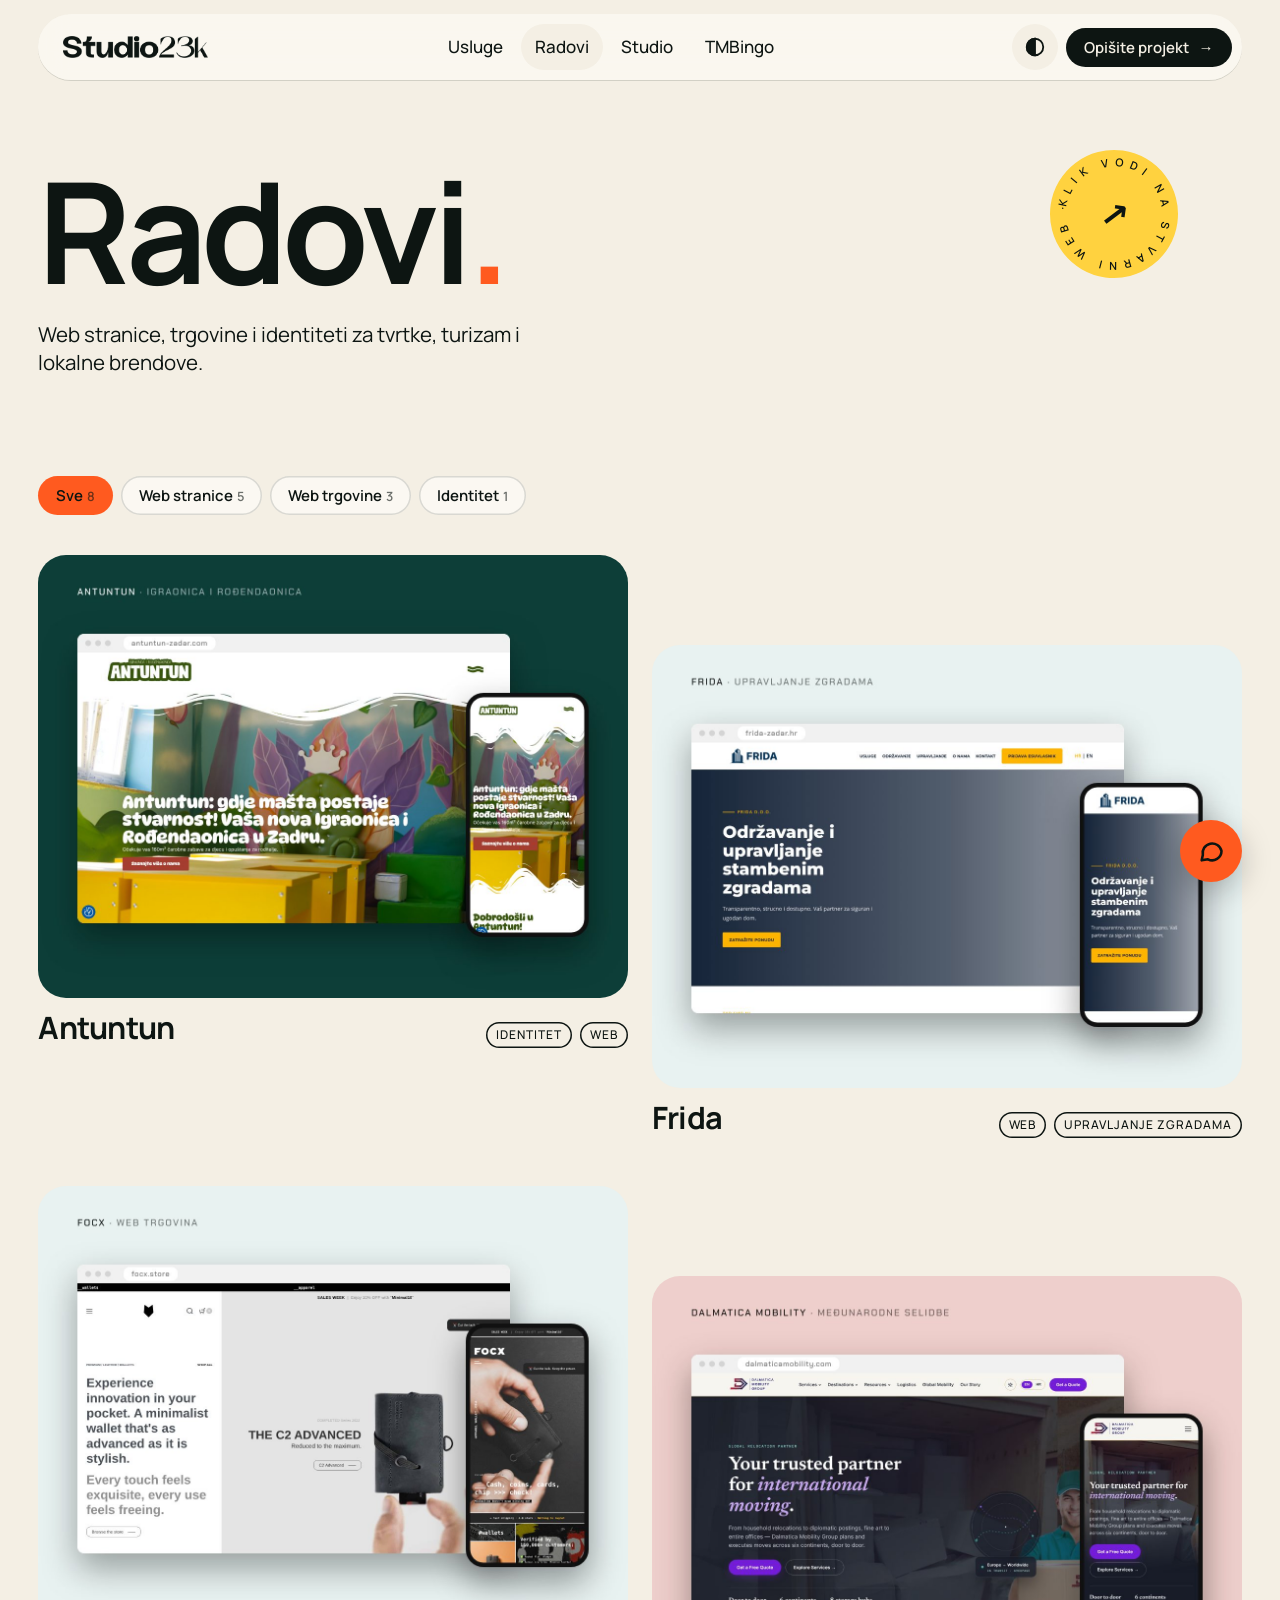
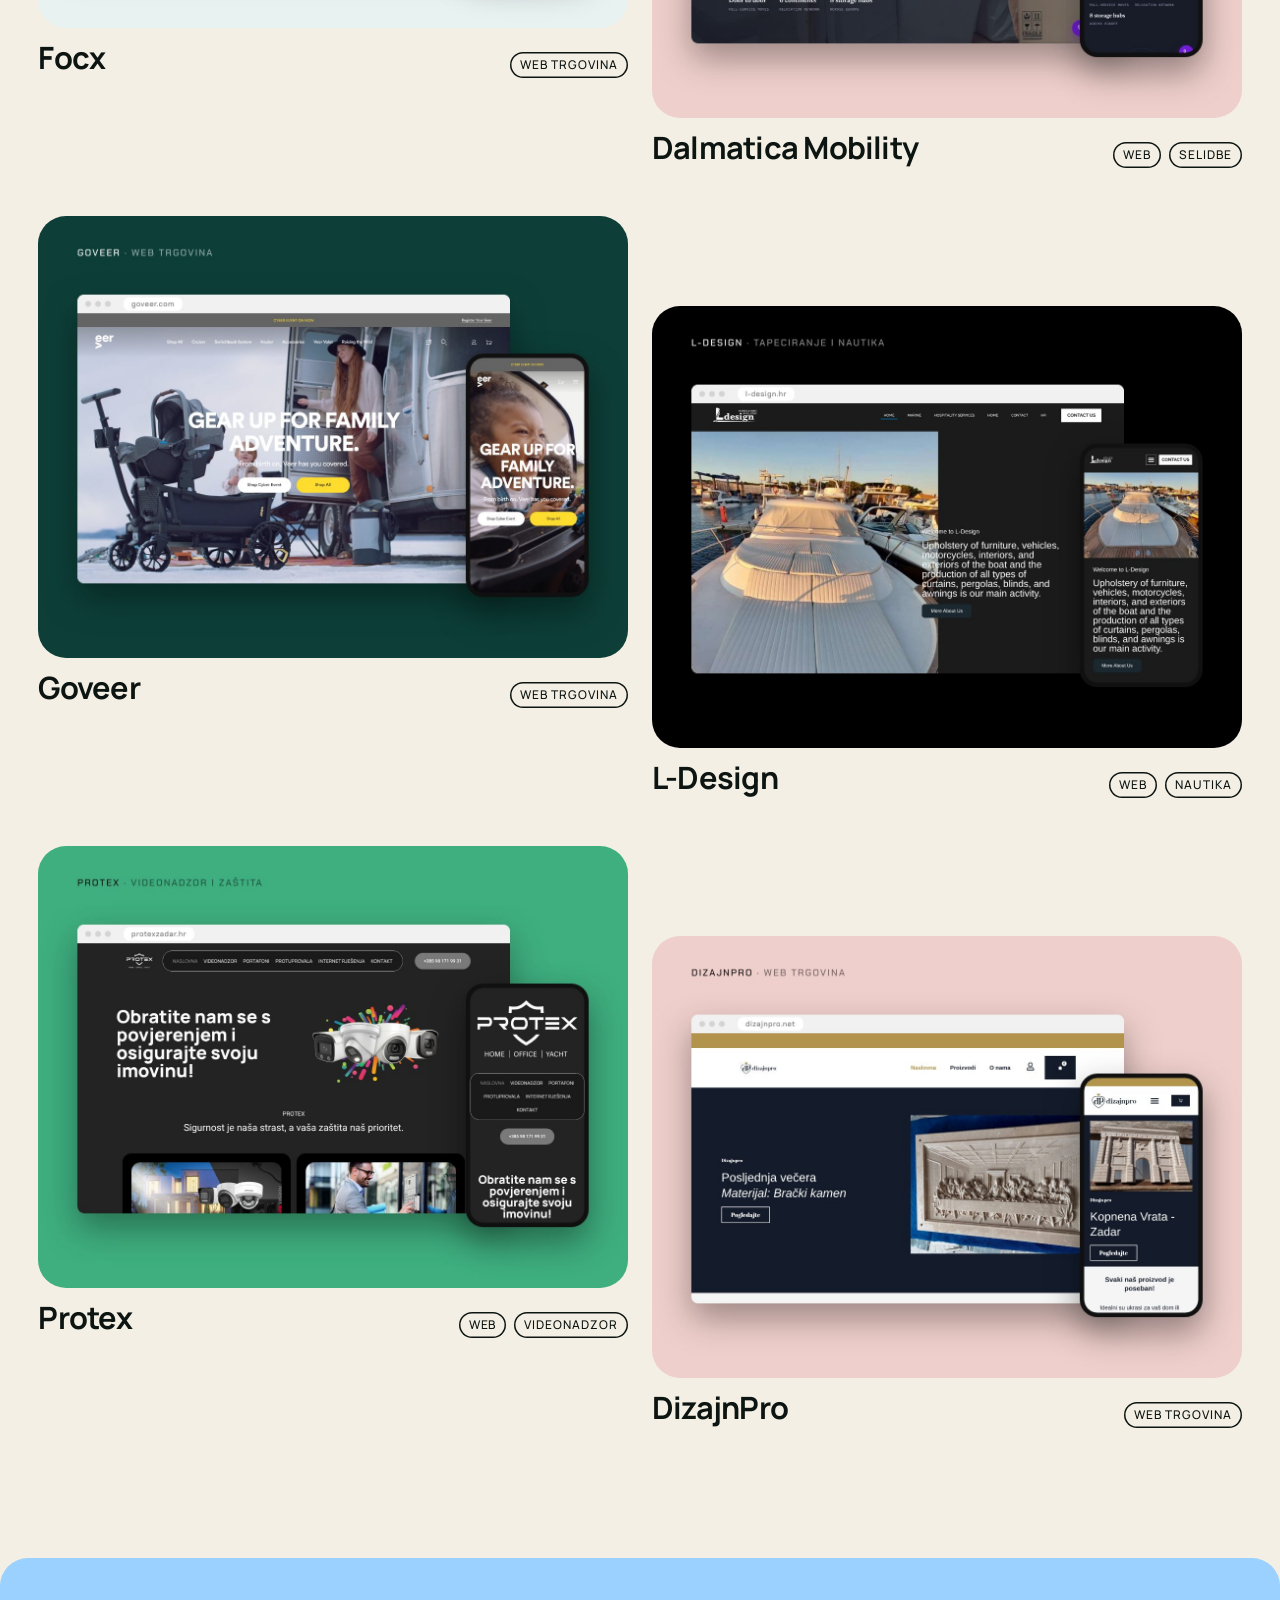
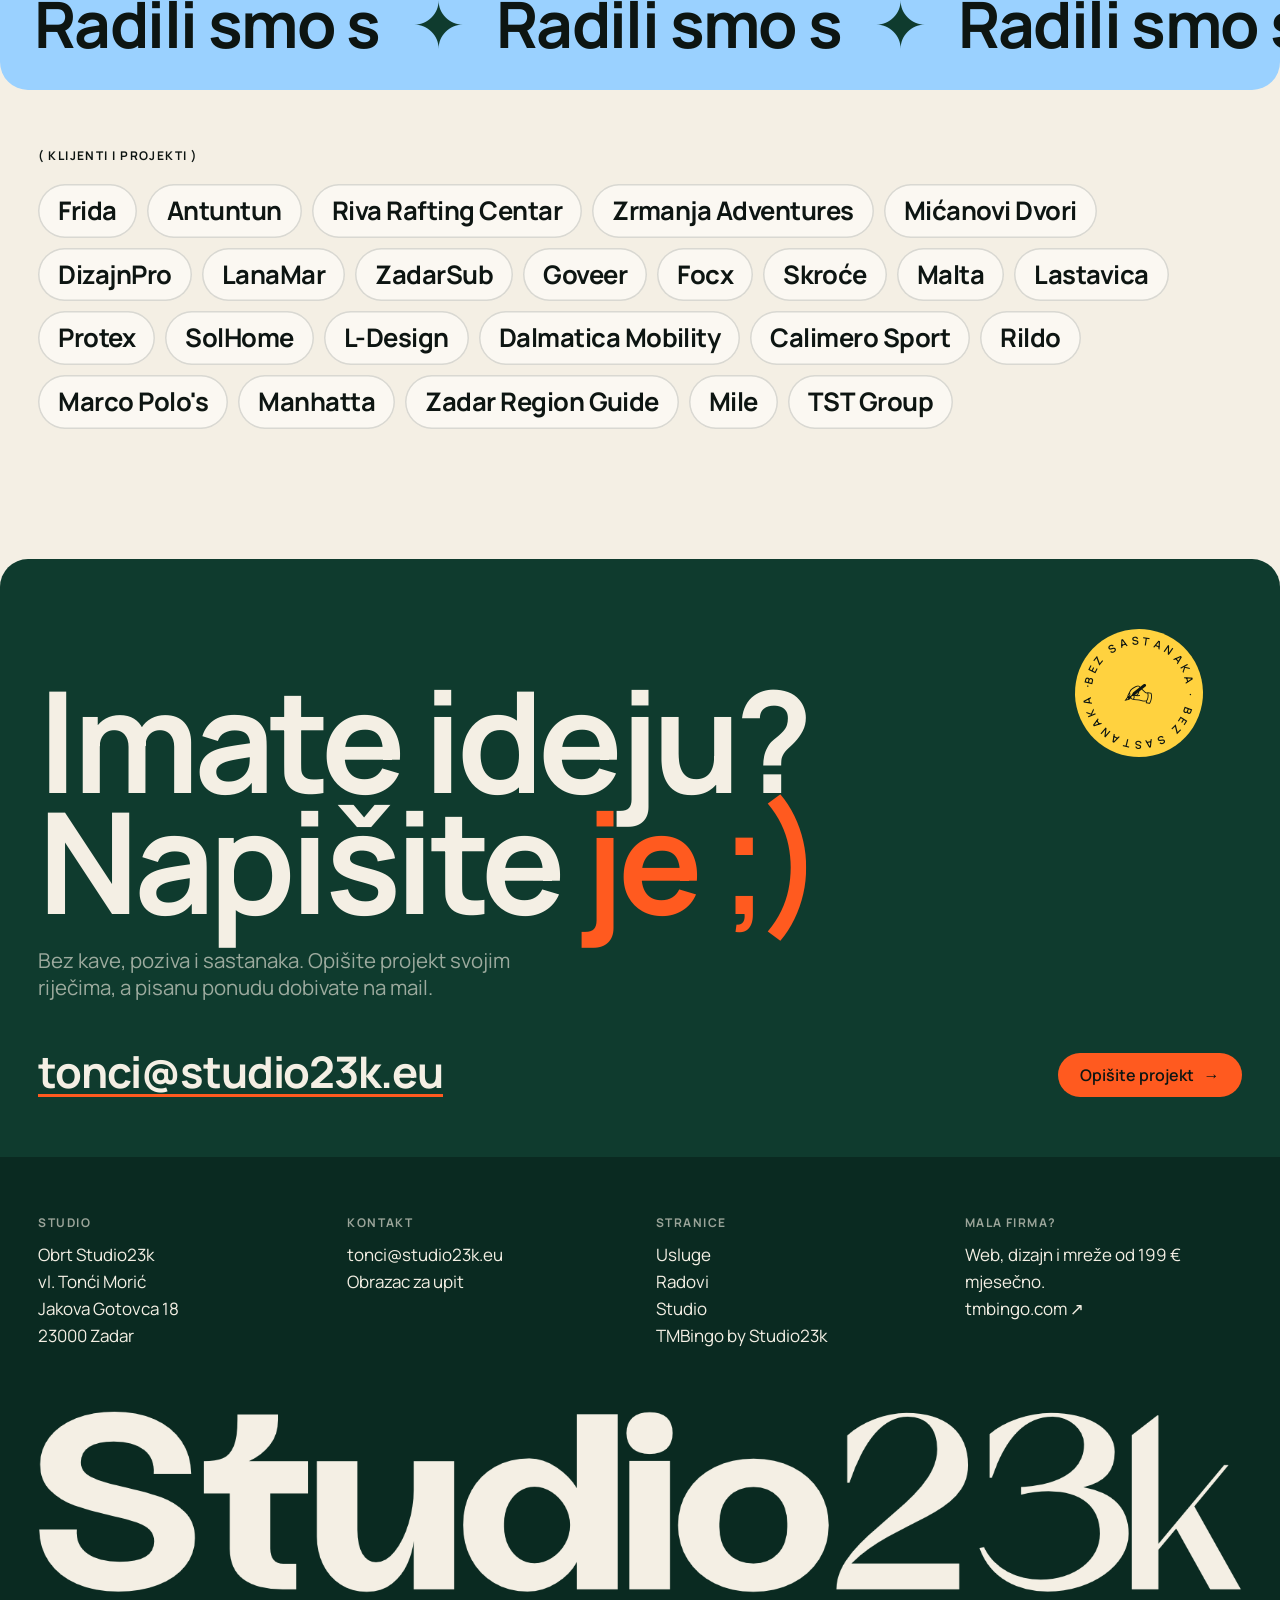
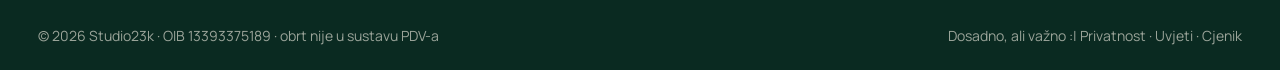
<file: radovi/index.html>
<!doctype html>
<html lang="hr">
<head>
<meta charset="utf-8">
<meta name="viewport" content="width=device-width, initial-scale=1, viewport-fit=cover">
<title>Radovi · Studio23k, Zadar</title>
<meta name="description" content="Odabrani radovi Studio23k: web stranice, web trgovine i vizualni identiteti za tvrtke i turizam u Zadru i Hrvatskoj.">
<meta name="theme-color" content="#f4efe4">
<link rel="canonical" href="https://www.studio23k.eu/radovi/">
<meta property="og:type" content="website">
<meta property="og:locale" content="hr_HR">
<meta property="og:site_name" content="Studio23k">
<meta property="og:url" content="https://www.studio23k.eu/radovi/">
<meta property="og:title" content="Radovi · Studio23k, Zadar">
<meta property="og:description" content="Odabrani radovi Studio23k: web stranice, web trgovine i vizualni identiteti za tvrtke i turizam u Zadru i Hrvatskoj.">
<meta property="og:image" content="https://www.studio23k.eu/assets/og-image.jpg">
<meta name="twitter:card" content="summary_large_image">
<link rel="icon" type="image/png" href="/assets/favicon.png">
<link rel="apple-touch-icon" href="/assets/apple-touch-icon.png">
<link rel="stylesheet" href="/assets/fonts/fonts.css">
<link rel="stylesheet" href="/assets/studio.css?v=10">
<script>(function(){var d=document.documentElement;try{var s=localStorage.getItem('s23k-tema');if(s)d.dataset.theme=s;if(sessionStorage.getItem('s23k-pre'))d.classList.add('no-pre');sessionStorage.setItem('s23k-pre','1')}catch(e){}})();</script>
<script type="application/ld+json">
{
 "@context": "https://schema.org",
 "@type": "ProfessionalService",
 "@id": "https://www.studio23k.eu/#studio",
 "name": "Studio23k",
 "slogan": "Mi prodajemo ideje. Usluge su samo alat.",
 "description": "Kreativni i digitalni studio iz Zadra za veće projekte: web platforme i trgovine po mjeri, web aplikacije, brend identitet, foto i video te kampanje. Paket za male firme je TMBingo by Studio23k.",
 "url": "https://www.studio23k.eu/",
 "logo": "https://www.studio23k.eu/assets/apple-touch-icon.png",
 "image": "https://www.studio23k.eu/assets/og-image.jpg",
 "email": "tonci@studio23k.eu",
 "telephone": "+385 92 405 0600",
 "taxID": "13393375189",
 "address": {
  "@type": "PostalAddress",
  "streetAddress": "Jakova Gotovca 18",
  "postalCode": "23000",
  "addressLocality": "Zadar",
  "addressRegion": "Zadarska županija",
  "addressCountry": "HR"
 },
 "areaServed": [
  {
   "@type": "City",
   "name": "Zadar"
  },
  {
   "@type": "Country",
   "name": "Hrvatska"
  }
 ],
 "founder": {
  "@type": "Person",
  "name": "Tonći Morić",
  "jobTitle": "Dizajner i programer"
 },
 "subOrganization": {
  "@type": "ProfessionalService",
  "@id": "https://tmbingo.com/#posao",
  "name": "TMBingo",
  "url": "https://tmbingo.com/"
 },
 "knowsAbout": [
  "izrada web stranica",
  "web trgovine",
  "web aplikacije",
  "brend identitet",
  "grafički dizajn",
  "fotografija proizvoda",
  "video produkcija",
  "SEO",
  "održavanje web stranica"
 ]
}
</script>
</head>
<body>
<div class="pre" id="pre" aria-hidden="true"><i></i><b><span class="lg"></span></b><i></i></div>
<div class="cur" aria-hidden="true"></div>
<header class="nav">
  <a class="logo" href="/" aria-label="Studio23k, naslovna"><span class="lg"></span></a>
  <nav aria-label="Glavna navigacija"><ul><li><a href="/usluge/">Usluge</a></li><li><a href="/radovi/" aria-current="page">Radovi</a></li><li><a href="/#studio">Studio</a></li><li><a href="/tmbingo/" class="tmb">TMBingo</a></li></ul></nav>
  <div class="end">
    <button class="theme" type="button" id="theme" aria-label="Svijetla ili tamna tema" title="Svijetla / tamna tema"><svg viewBox="0 0 24 24" fill="none" stroke="currentColor" stroke-width="2"><circle cx="12" cy="12" r="9"/><path d="M12 3a9 9 0 0 0 0 18z" fill="currentColor"/></svg></button>
    <a class="pill" href="/upit/">Opišite projekt <span class="ar">→</span></a>
    <button class="burger open-menu" type="button" aria-label="Otvori izbornik"><span><i></i><i></i></span></button>
  </div>
</header>
<div class="menu" id="menu" aria-hidden="true">
  <div class="row"><a class="logo" href="/" aria-label="Studio23k, naslovna"><span class="lg"></span></a><button class="close" type="button" id="closeMenu">Zatvori</button></div>
  <nav class="links" aria-label="Izbornik"><a href="/usluge/">Usluge</a><a href="/radovi/">Radovi</a><a href="/#studio">Studio</a><a href="/tmbingo/" class="tmb">TMBingo</a><a href="/upit/">Upit</a></nav>
  <div class="row tag"><span>tonci@studio23k.eu</span><span class="dim">Zadar</span></div>
</div>

<main>
<section class="phead">
  <div class="stk round s6" style="rotate:8deg" aria-hidden="true"><svg viewBox="0 0 128 128"><defs><path id="cs6" d="M64,64 m-48,0 a48,48 0 1,1 96,0 a48,48 0 1,1 -96,0"/></defs><text><textPath href="#cs6" textLength="301" lengthAdjust="spacing">klik vodi na stvarni web · </textPath></text></svg><b>↗</b></div>
  <h1>Radovi<span class="o">.</span></h1>
  <p>Web stranice, trgovine i identiteti za tvrtke, turizam i lokalne brendove.</p>
</section>
<section class="work" style="padding-top:20px">
  <div class="filt" role="group" aria-label="Filtriraj radove">
    <button type="button" data-f="" aria-pressed="true">Sve<span>8</span></button>
    <button type="button" data-f="web" aria-pressed="false">Web stranice<span>5</span></button>
    <button type="button" data-f="trgovina" aria-pressed="false">Web trgovine<span>3</span></button>
    <button type="button" data-f="identitet" aria-pressed="false">Identitet<span>1</span></button>
  </div>
  <ul class="grid2" id="radoviGrid">
      <li class="rv" data-cat="identitet web"><a href="https://antuntun-zadar.com/" target="_blank" rel="noopener" data-cur="Pogledaj"><span class="thumb"><img src="/assets/radovi/antuntun.jpg" alt="Web stranica Antuntun na laptopu i mobitelu" width="1200" height="900" loading="lazy"><span class="go">↗</span></span><span class="cap"><h3>Antuntun</h3><span class="chips"><span>Identitet</span><span>Web</span></span></span></a></li>
      <li class="rv" data-cat="web"><a href="https://frida-zadar.hr/" target="_blank" rel="noopener" data-cur="Pogledaj"><span class="thumb"><img src="/assets/radovi/frida.jpg" alt="Web stranica Frida na laptopu i mobitelu" width="1200" height="900" loading="lazy"><span class="go">↗</span></span><span class="cap"><h3>Frida</h3><span class="chips"><span>Web</span><span>Upravljanje zgradama</span></span></span></a></li>
      <li class="rv" data-cat="trgovina"><a href="https://focx.store/" target="_blank" rel="noopener" data-cur="Pogledaj"><span class="thumb"><img src="/assets/radovi/focx.jpg" alt="Web stranica Focx na laptopu i mobitelu" width="1200" height="900" loading="lazy"><span class="go">↗</span></span><span class="cap"><h3>Focx</h3><span class="chips"><span>Web trgovina</span></span></span></a></li>
      <li class="rv" data-cat="web"><a href="https://dalmaticamobility.com/" target="_blank" rel="noopener" data-cur="Pogledaj"><span class="thumb"><img src="/assets/radovi/dalmatica.jpg" alt="Web stranica Dalmatica Mobility na laptopu i mobitelu" width="1200" height="900" loading="lazy"><span class="go">↗</span></span><span class="cap"><h3>Dalmatica Mobility</h3><span class="chips"><span>Web</span><span>Selidbe</span></span></span></a></li>
      <li class="rv" data-cat="trgovina"><a href="https://goveer.com/" target="_blank" rel="noopener" data-cur="Pogledaj"><span class="thumb"><img src="/assets/radovi/goveer.jpg" alt="Web stranica Goveer na laptopu i mobitelu" width="1200" height="900" loading="lazy"><span class="go">↗</span></span><span class="cap"><h3>Goveer</h3><span class="chips"><span>Web trgovina</span></span></span></a></li>
      <li class="rv" data-cat="web"><a href="https://l-design.hr/en/" target="_blank" rel="noopener" data-cur="Pogledaj"><span class="thumb"><img src="/assets/radovi/ldesign.jpg" alt="Web stranica L-Design na laptopu i mobitelu" width="1200" height="900" loading="lazy"><span class="go">↗</span></span><span class="cap"><h3>L-Design</h3><span class="chips"><span>Web</span><span>Nautika</span></span></span></a></li>
      <li class="rv" data-cat="web"><a href="https://protexzadar.hr/" target="_blank" rel="noopener" data-cur="Pogledaj"><span class="thumb"><img src="/assets/radovi/protex.jpg" alt="Web stranica Protex na laptopu i mobitelu" width="1200" height="900" loading="lazy"><span class="go">↗</span></span><span class="cap"><h3>Protex</h3><span class="chips"><span>Web</span><span>Videonadzor</span></span></span></a></li>
      <li class="rv" data-cat="trgovina"><a href="https://dizajnpro.net/" target="_blank" rel="noopener" data-cur="Pogledaj"><span class="thumb"><img src="/assets/radovi/dizajnpro.jpg" alt="Web stranica DizajnPro na laptopu i mobitelu" width="1200" height="900" loading="lazy"><span class="go">↗</span></span><span class="cap"><h3>DizajnPro</h3><span class="chips"><span>Web trgovina</span></span></span></a></li>
  </ul>
</section>
<div class="mq s rev" aria-hidden="true"><div class="tr"><span>Radili smo s<i>✦</i></span><span>Radili smo s<i>✦</i></span><span>Radili smo s<i>✦</i></span><span>Radili smo s<i>✦</i></span><span>Radili smo s<i>✦</i></span><span>Radili smo s<i>✦</i></span><span>Radili smo s<i>✦</i></span><span>Radili smo s<i>✦</i></span></div></div>
<section class="cl"><span class="tag" style="padding-top:60px">( Klijenti i projekti )</span><div class="cloud rv"><span>Frida</span><span>Antuntun</span><span>Riva Rafting Centar</span><span>Zrmanja Adventures</span><span>Mićanovi Dvori</span><span>DizajnPro</span><span>LanaMar</span><span>ZadarSub</span><span>Goveer</span><span>Focx</span><span>Skroće</span><span>Malta</span><span>Lastavica</span><span>Protex</span><span>SolHome</span><span>L-Design</span><span>Dalmatica Mobility</span><span>Calimero Sport</span><span>Rildo</span><span>Marco Polo's</span><span>Manhatta</span><span>Zadar Region Guide</span><span>Mile</span><span>TST Group</span></div></section>
</main>
<section class="cta" id="kontakt">
  <div class="stk round s9" style="rotate:10deg" aria-hidden="true"><svg viewBox="0 0 128 128"><defs><path id="cs9" d="M64,64 m-48,0 a48,48 0 1,1 96,0 a48,48 0 1,1 -96,0"/></defs><text><textPath href="#cs9" textLength="301" lengthAdjust="spacing">bez sastanaka · bez sastanaka · </textPath></text></svg><b>✍</b></div>
  <h2 class="rv">Imate ideju?<br>Napišite <span class="o">je ;)</span></h2>
  <p class="lead rv">Bez kave, poziva i sastanaka. Opišite projekt svojim riječima, a pisanu ponudu dobivate na mail.</p>
  <div class="row rv">
    <a class="mail" href="mailto:tonci@studio23k.eu?subject=Upit%20za%20projekt" data-cur="Pišite">tonci@studio23k.eu</a>
    <div style="display:flex;gap:10px;flex-wrap:wrap"><a class="pill o" href="/upit/">Opišite projekt <span class="ar">→</span></a></div>
  </div>
</section>
<footer class="ft">
  <div><span class="tag">Studio</span><p>Obrt Studio23k<br>vl. Tonći Morić<br>Jakova Gotovca 18<br>23000 Zadar</p></div>
  <div><span class="tag">Kontakt</span><p><a href="mailto:tonci@studio23k.eu">tonci@studio23k.eu</a><br><a href="/upit/">Obrazac za upit</a></p></div>
  <div><span class="tag">Stranice</span><ul><li><a href="/usluge/">Usluge</a></li><li><a href="/radovi/">Radovi</a></li><li><a href="/#studio">Studio</a></li><li><a class="g" href="/tmbingo/">TMBingo by Studio23k</a></li></ul></div>
  <div><span class="tag">Mala firma?</span><p>Web, dizajn i mreže od 199 € mjesečno.<br><a class="g" href="https://tmbingo.com/" target="_blank" rel="noopener">tmbingo.com ↗</a></p></div>
  <p class="big" aria-hidden="true"><span class="lg"></span></p>
  <div class="bottom"><span>© 2026 Studio23k · OIB 13393375189 · obrt nije u sustavu PDV-a</span><span>Dosadno, ali važno :| <a href="https://tmbingo.com/privatnost.html">Privatnost</a> · <a href="https://tmbingo.com/uvjeti.html">Uvjeti</a> · <a href="https://tmbingo.com/cjenik/">Cjenik</a></span></div>
</footer>

<div class="chat" id="chat">
  <div class="win" role="dialog" aria-label="Poruka Studio23k">
    <div class="top"><i></i><b>Studio23k</b><span class="dim">· Zadar</span></div>
    <div class="msgs"><p class="msg">Bok! :)</p><p class="msg">Imate projekt na umu ili vam treba nešto manje za firmu? Napišite, odgovaramo pisano.</p></div>
    <div class="opts"><a href="/upit/">Opisat ću projekt</a><a class="g" href="/tmbingo/">Mala sam firma</a><a href="mailto:tonci@studio23k.eu?subject=Upit%20za%20projekt">Pišem mail</a></div>
  </div>
  <button class="btn" type="button" aria-label="Otvori poruke" aria-expanded="false"><svg viewBox="0 0 24 24" fill="none" stroke="currentColor" stroke-width="2.2" stroke-linecap="round" stroke-linejoin="round"><path d="M21 12a8 8 0 0 1-11.6 7.1L4 20l1-4.6A8 8 0 1 1 21 12z"/></svg></button>
</div>

<script src="/assets/js/lenis.min.js"></script>
<script src="/assets/js/studio.js?v=5" defer></script>
</body>
</html>
</file>
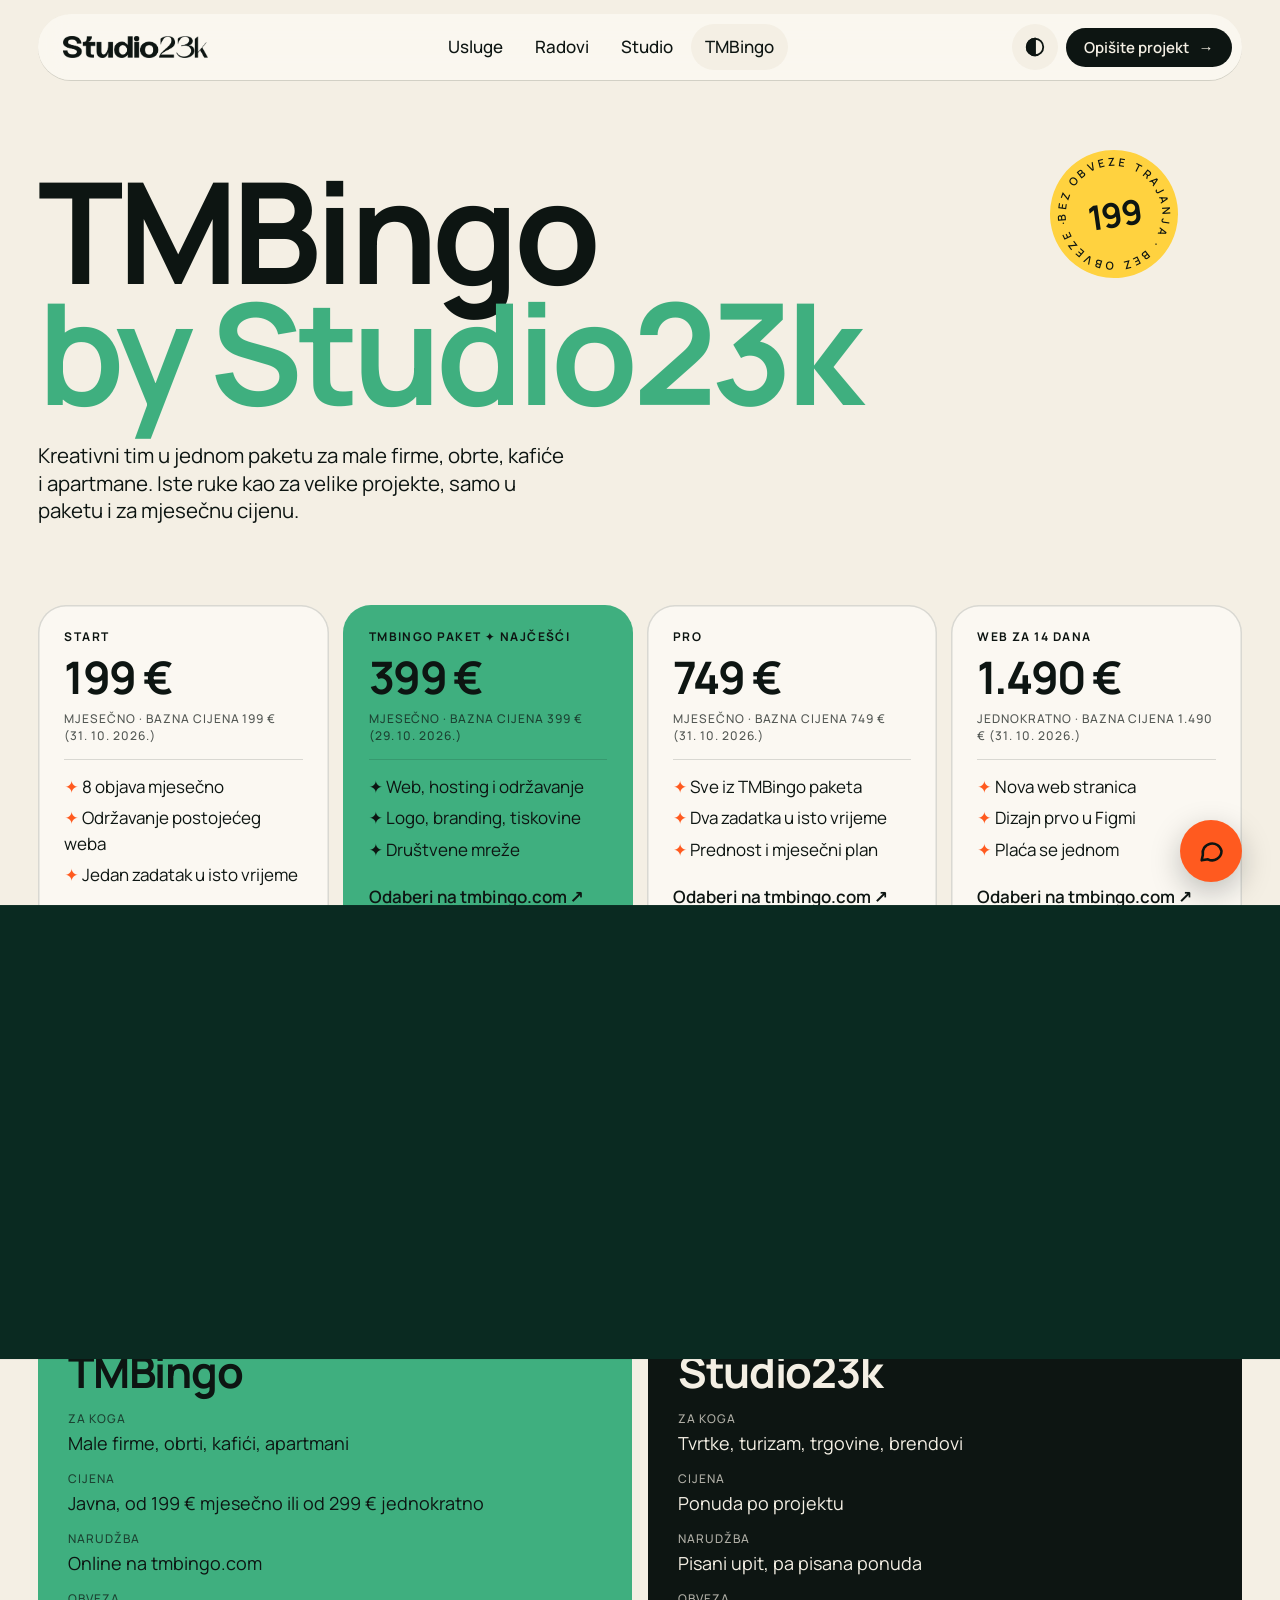
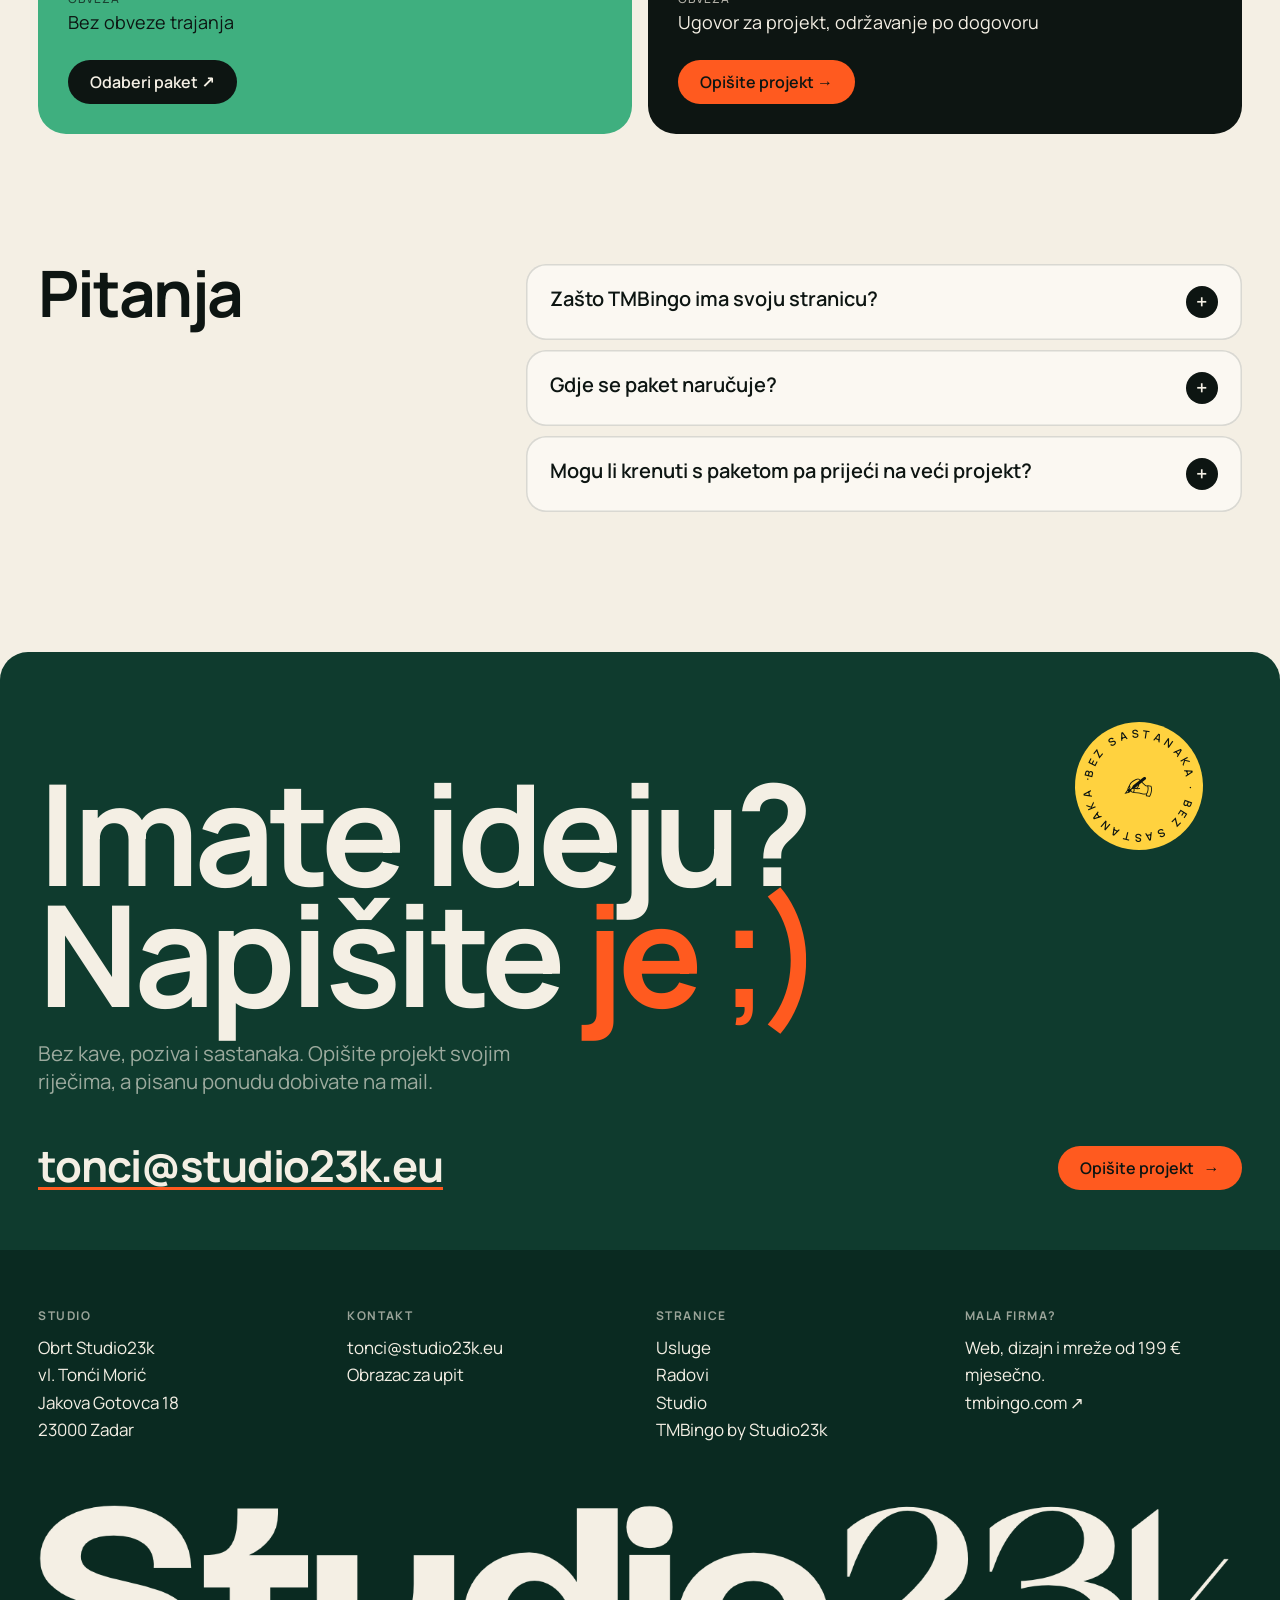
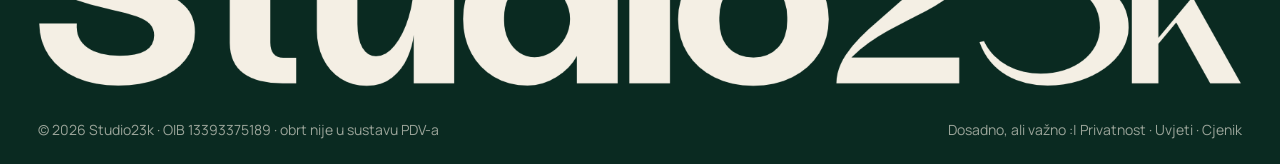
<file: tmbingo/index.html>
<!doctype html>
<html lang="hr">
<head>
<meta charset="utf-8">
<meta name="viewport" content="width=device-width, initial-scale=1, viewport-fit=cover">
<title>TMBingo by Studio23k · Paket za male firme</title>
<meta name="description" content="TMBingo by Studio23k: web, dizajn i društvene mreže za male firme, obrte i apartmane od 199 € mjesečno, bez obveze trajanja. Web stranica od 299 €.">
<meta name="theme-color" content="#f4efe4">
<link rel="canonical" href="https://www.studio23k.eu/tmbingo/">
<meta property="og:type" content="website">
<meta property="og:locale" content="hr_HR">
<meta property="og:site_name" content="Studio23k">
<meta property="og:url" content="https://www.studio23k.eu/tmbingo/">
<meta property="og:title" content="TMBingo by Studio23k · Paket za male firme">
<meta property="og:description" content="TMBingo by Studio23k: web, dizajn i društvene mreže za male firme, obrte i apartmane od 199 € mjesečno, bez obveze trajanja. Web stranica od 299 €.">
<meta property="og:image" content="https://www.studio23k.eu/assets/og-image.jpg">
<meta name="twitter:card" content="summary_large_image">
<link rel="icon" type="image/png" href="/assets/favicon.png">
<link rel="apple-touch-icon" href="/assets/apple-touch-icon.png">
<link rel="stylesheet" href="/assets/fonts/fonts.css">
<link rel="stylesheet" href="/assets/studio.css?v=10">
<script>(function(){var d=document.documentElement;try{var s=localStorage.getItem('s23k-tema');if(s)d.dataset.theme=s;if(sessionStorage.getItem('s23k-pre'))d.classList.add('no-pre');sessionStorage.setItem('s23k-pre','1')}catch(e){}})();</script>
<script type="application/ld+json">
[
 {
  "@context": "https://schema.org",
  "@type": "ProfessionalService",
  "@id": "https://www.studio23k.eu/#studio",
  "name": "Studio23k",
  "slogan": "Mi prodajemo ideje. Usluge su samo alat.",
  "description": "Kreativni i digitalni studio iz Zadra za veće projekte: web platforme i trgovine po mjeri, web aplikacije, brend identitet, foto i video te kampanje. Paket za male firme je TMBingo by Studio23k.",
  "url": "https://www.studio23k.eu/",
  "logo": "https://www.studio23k.eu/assets/apple-touch-icon.png",
  "image": "https://www.studio23k.eu/assets/og-image.jpg",
  "email": "tonci@studio23k.eu",
  "telephone": "+385 92 405 0600",
  "taxID": "13393375189",
  "address": {
   "@type": "PostalAddress",
   "streetAddress": "Jakova Gotovca 18",
   "postalCode": "23000",
   "addressLocality": "Zadar",
   "addressRegion": "Zadarska županija",
   "addressCountry": "HR"
  },
  "areaServed": [
   {
    "@type": "City",
    "name": "Zadar"
   },
   {
    "@type": "Country",
    "name": "Hrvatska"
   }
  ],
  "founder": {
   "@type": "Person",
   "name": "Tonći Morić",
   "jobTitle": "Dizajner i programer"
  },
  "subOrganization": {
   "@type": "ProfessionalService",
   "@id": "https://tmbingo.com/#posao",
   "name": "TMBingo",
   "url": "https://tmbingo.com/"
  },
  "knowsAbout": [
   "izrada web stranica",
   "web trgovine",
   "web aplikacije",
   "brend identitet",
   "grafički dizajn",
   "fotografija proizvoda",
   "video produkcija",
   "SEO",
   "održavanje web stranica"
  ]
 },
 {
  "@context": "https://schema.org",
  "@type": "FAQPage",
  "mainEntity": [
   {
    "@type": "Question",
    "name": "Zašto TMBingo ima svoju stranicu?",
    "acceptedAnswer": {
     "@type": "Answer",
     "text": "Zato što je to drukčiji način rada: gotovi paketi s javnim cijenama, narudžba online i pretplata bez obveze trajanja. Iza njega stoji isti tim i isti obrt Studio23k."
    }
   },
   {
    "@type": "Question",
    "name": "Gdje se paket naručuje?",
    "acceptedAnswer": {
     "@type": "Answer",
     "text": "Na tmbingo.com/paket. Tamo su svi detalji, kalkulator i cjenik s baznim cijenama."
    }
   },
   {
    "@type": "Question",
    "name": "Mogu li krenuti s paketom pa prijeći na veći projekt?",
    "acceptedAnswer": {
     "@type": "Answer",
     "text": "Naravno. Kad firma naraste i treba joj trgovina, aplikacija ili novi brend, projekt preuzima Studio23k, s istim ljudima koji već znaju vaš posao."
    }
   }
  ]
 }
]
</script>
</head>
<body>
<div class="pre" id="pre" aria-hidden="true"><i></i><b><span class="lg"></span></b><i></i></div>
<div class="cur" aria-hidden="true"></div>
<header class="nav">
  <a class="logo" href="/" aria-label="Studio23k, naslovna"><span class="lg"></span></a>
  <nav aria-label="Glavna navigacija"><ul><li><a href="/usluge/">Usluge</a></li><li><a href="/radovi/">Radovi</a></li><li><a href="/#studio">Studio</a></li><li><a href="/tmbingo/" class="tmb" aria-current="page">TMBingo</a></li></ul></nav>
  <div class="end">
    <button class="theme" type="button" id="theme" aria-label="Svijetla ili tamna tema" title="Svijetla / tamna tema"><svg viewBox="0 0 24 24" fill="none" stroke="currentColor" stroke-width="2"><circle cx="12" cy="12" r="9"/><path d="M12 3a9 9 0 0 0 0 18z" fill="currentColor"/></svg></button>
    <a class="pill" href="/upit/">Opišite projekt <span class="ar">→</span></a>
    <button class="burger open-menu" type="button" aria-label="Otvori izbornik"><span><i></i><i></i></span></button>
  </div>
</header>
<div class="menu" id="menu" aria-hidden="true">
  <div class="row"><a class="logo" href="/" aria-label="Studio23k, naslovna"><span class="lg"></span></a><button class="close" type="button" id="closeMenu">Zatvori</button></div>
  <nav class="links" aria-label="Izbornik"><a href="/usluge/">Usluge</a><a href="/radovi/">Radovi</a><a href="/#studio">Studio</a><a href="/tmbingo/" class="tmb">TMBingo</a><a href="/upit/">Upit</a></nav>
  <div class="row tag"><span>tonci@studio23k.eu</span><span class="dim">Zadar</span></div>
</div>

<main>
<section class="phead">
  <div class="stk round s7" style="rotate:-8deg" aria-hidden="true"><svg viewBox="0 0 128 128"><defs><path id="cs7" d="M64,64 m-48,0 a48,48 0 1,1 96,0 a48,48 0 1,1 -96,0"/></defs><text><textPath href="#cs7" textLength="301" lengthAdjust="spacing">bez obveze trajanja · bez obveze · </textPath></text></svg><b>199</b></div>
  <h1>TMBingo<br><span class="g">by Studio23k</span></h1>
  <p>Kreativni tim u jednom paketu za male firme, obrte, kafiće i apartmane. Iste ruke kao za velike projekte, samo u paketu i za mjesečnu cijenu.</p>
</section>
<section class="plans">
  <a class="plan rv" href="https://tmbingo.com/paket/?p=start" target="_blank" rel="noopener" data-cur="Odaberi"><span class="tag">Start</span><b class="amt">199 €</b><small>mjesečno · bazna cijena 199 € (31. 10. 2026.)</small><ul><li>8 objava mjesečno</li><li>Održavanje postojećeg weba</li><li>Jedan zadatak u isto vrijeme</li></ul><span class="go">Odaberi na tmbingo.com ↗</span></a>
  <a class="plan feat rv" href="https://tmbingo.com/paket/?p=tmbingo" target="_blank" rel="noopener" data-cur="Odaberi"><span class="tag">TMBingo paket ✦ najčešći</span><b class="amt">399 €</b><small>mjesečno · bazna cijena 399 € (29. 10. 2026.)</small><ul><li>Web, hosting i održavanje</li><li>Logo, branding, tiskovine</li><li>Društvene mreže</li></ul><span class="go">Odaberi na tmbingo.com ↗</span></a>
  <a class="plan rv" href="https://tmbingo.com/paket/?p=pro" target="_blank" rel="noopener" data-cur="Odaberi"><span class="tag">Pro</span><b class="amt">749 €</b><small>mjesečno · bazna cijena 749 € (31. 10. 2026.)</small><ul><li>Sve iz TMBingo paketa</li><li>Dva zadatka u isto vrijeme</li><li>Prednost i mjesečni plan</li></ul><span class="go">Odaberi na tmbingo.com ↗</span></a>
  <a class="plan rv" href="https://tmbingo.com/paket/?p=web" target="_blank" rel="noopener" data-cur="Odaberi"><span class="tag">Web za 14 dana</span><b class="amt">1.490 €</b><small>jednokratno · bazna cijena 1.490 € (31. 10. 2026.)</small><ul><li>Nova web stranica</li><li>Dizajn prvo u Figmi</li><li>Plaća se jednom</li></ul><span class="go">Odaberi na tmbingo.com ↗</span></a>
  <p class="note">Web na jednoj stranici (landing page) je od 299 €, bazna cijena od 299 € (25. 11. 2026.). Sve cijene i bazne cijene su u <a href="https://tmbingo.com/cjenik/">cjeniku na tmbingo.com</a>. Obrt nije u sustavu PDV-a.</p>
</section>
<div class="mq o" aria-hidden="true"><div class="tr"><span>Mala firma<i>✦</i></span><span>Veliki dojam<i>✦</i></span><span>Mala firma<i>✦</i></span><span>Veliki dojam<i>✦</i></span><span>Mala firma<i>✦</i></span><span>Veliki dojam<i>✦</i></span><span>Mala firma<i>✦</i></span><span>Veliki dojam<i>✦</i></span><span>Mala firma<i>✦</i></span><span>Veliki dojam<i>✦</i></span><span>Mala firma<i>✦</i></span><span>Veliki dojam<i>✦</i></span></div></div>
<section class="vs" style="padding-top:110px">
  <div class="a rv"><h3>TMBingo</h3><dl><div><dt>Za koga</dt><dd>Male firme, obrti, kafići, apartmani</dd></div><div><dt>Cijena</dt><dd>Javna, od 199 € mjesečno ili od 299 € jednokratno</dd></div><div><dt>Narudžba</dt><dd>Online na tmbingo.com</dd></div><div><dt>Obveza</dt><dd>Bez obveze trajanja</dd></div></dl><p style="margin-top:24px"><a class="pill" href="https://tmbingo.com/paket/" target="_blank" rel="noopener">Odaberi paket ↗</a></p></div>
  <div class="b rv"><h3>Studio23k</h3><dl><div><dt>Za koga</dt><dd>Tvrtke, turizam, trgovine, brendovi</dd></div><div><dt>Cijena</dt><dd>Ponuda po projektu</dd></div><div><dt>Narudžba</dt><dd>Pisani upit, pa pisana ponuda</dd></div><div><dt>Obveza</dt><dd>Ugovor za projekt, održavanje po dogovoru</dd></div></dl><p style="margin-top:24px"><a class="pill o" href="/upit/">Opišite projekt →</a></p></div>
</section>
<section class="faq">
  <h2 class="rv">Pitanja</h2>
  <div class="rv">
    <details><summary>Zašto TMBingo ima svoju stranicu?</summary><p>Zato što je to drukčiji način rada: gotovi paketi s javnim cijenama, narudžba online i pretplata bez obveze trajanja. Iza njega stoji isti tim i isti obrt Studio23k.</p></details>
    <details><summary>Gdje se paket naručuje?</summary><p>Na <a href="https://tmbingo.com/paket/">tmbingo.com/paket</a>. Tamo su svi detalji, kalkulator i cjenik s baznim cijenama.</p></details>
    <details><summary>Mogu li krenuti s paketom pa prijeći na veći projekt?</summary><p>Naravno. Kad firma naraste i treba joj trgovina, aplikacija ili novi brend, projekt preuzima Studio23k, s istim ljudima koji već znaju vaš posao.</p></details>
  </div>
</section>
</main>
<section class="cta" id="kontakt">
  <div class="stk round s9" style="rotate:10deg" aria-hidden="true"><svg viewBox="0 0 128 128"><defs><path id="cs9" d="M64,64 m-48,0 a48,48 0 1,1 96,0 a48,48 0 1,1 -96,0"/></defs><text><textPath href="#cs9" textLength="301" lengthAdjust="spacing">bez sastanaka · bez sastanaka · </textPath></text></svg><b>✍</b></div>
  <h2 class="rv">Imate ideju?<br>Napišite <span class="o">je ;)</span></h2>
  <p class="lead rv">Bez kave, poziva i sastanaka. Opišite projekt svojim riječima, a pisanu ponudu dobivate na mail.</p>
  <div class="row rv">
    <a class="mail" href="mailto:tonci@studio23k.eu?subject=Upit%20za%20projekt" data-cur="Pišite">tonci@studio23k.eu</a>
    <div style="display:flex;gap:10px;flex-wrap:wrap"><a class="pill o" href="/upit/">Opišite projekt <span class="ar">→</span></a></div>
  </div>
</section>
<footer class="ft">
  <div><span class="tag">Studio</span><p>Obrt Studio23k<br>vl. Tonći Morić<br>Jakova Gotovca 18<br>23000 Zadar</p></div>
  <div><span class="tag">Kontakt</span><p><a href="mailto:tonci@studio23k.eu">tonci@studio23k.eu</a><br><a href="/upit/">Obrazac za upit</a></p></div>
  <div><span class="tag">Stranice</span><ul><li><a href="/usluge/">Usluge</a></li><li><a href="/radovi/">Radovi</a></li><li><a href="/#studio">Studio</a></li><li><a class="g" href="/tmbingo/">TMBingo by Studio23k</a></li></ul></div>
  <div><span class="tag">Mala firma?</span><p>Web, dizajn i mreže od 199 € mjesečno.<br><a class="g" href="https://tmbingo.com/" target="_blank" rel="noopener">tmbingo.com ↗</a></p></div>
  <p class="big" aria-hidden="true"><span class="lg"></span></p>
  <div class="bottom"><span>© 2026 Studio23k · OIB 13393375189 · obrt nije u sustavu PDV-a</span><span>Dosadno, ali važno :| <a href="https://tmbingo.com/privatnost.html">Privatnost</a> · <a href="https://tmbingo.com/uvjeti.html">Uvjeti</a> · <a href="https://tmbingo.com/cjenik/">Cjenik</a></span></div>
</footer>

<div class="chat" id="chat">
  <div class="win" role="dialog" aria-label="Poruka Studio23k">
    <div class="top"><i></i><b>Studio23k</b><span class="dim">· Zadar</span></div>
    <div class="msgs"><p class="msg">Bok! :)</p><p class="msg">Imate projekt na umu ili vam treba nešto manje za firmu? Napišite, odgovaramo pisano.</p></div>
    <div class="opts"><a href="/upit/">Opisat ću projekt</a><a class="g" href="/tmbingo/">Mala sam firma</a><a href="mailto:tonci@studio23k.eu?subject=Upit%20za%20projekt">Pišem mail</a></div>
  </div>
  <button class="btn" type="button" aria-label="Otvori poruke" aria-expanded="false"><svg viewBox="0 0 24 24" fill="none" stroke="currentColor" stroke-width="2.2" stroke-linecap="round" stroke-linejoin="round"><path d="M21 12a8 8 0 0 1-11.6 7.1L4 20l1-4.6A8 8 0 1 1 21 12z"/></svg></button>
</div>

<script src="/assets/js/lenis.min.js"></script>
<script src="/assets/js/studio.js?v=5" defer></script>
</body>
</html>
</file>
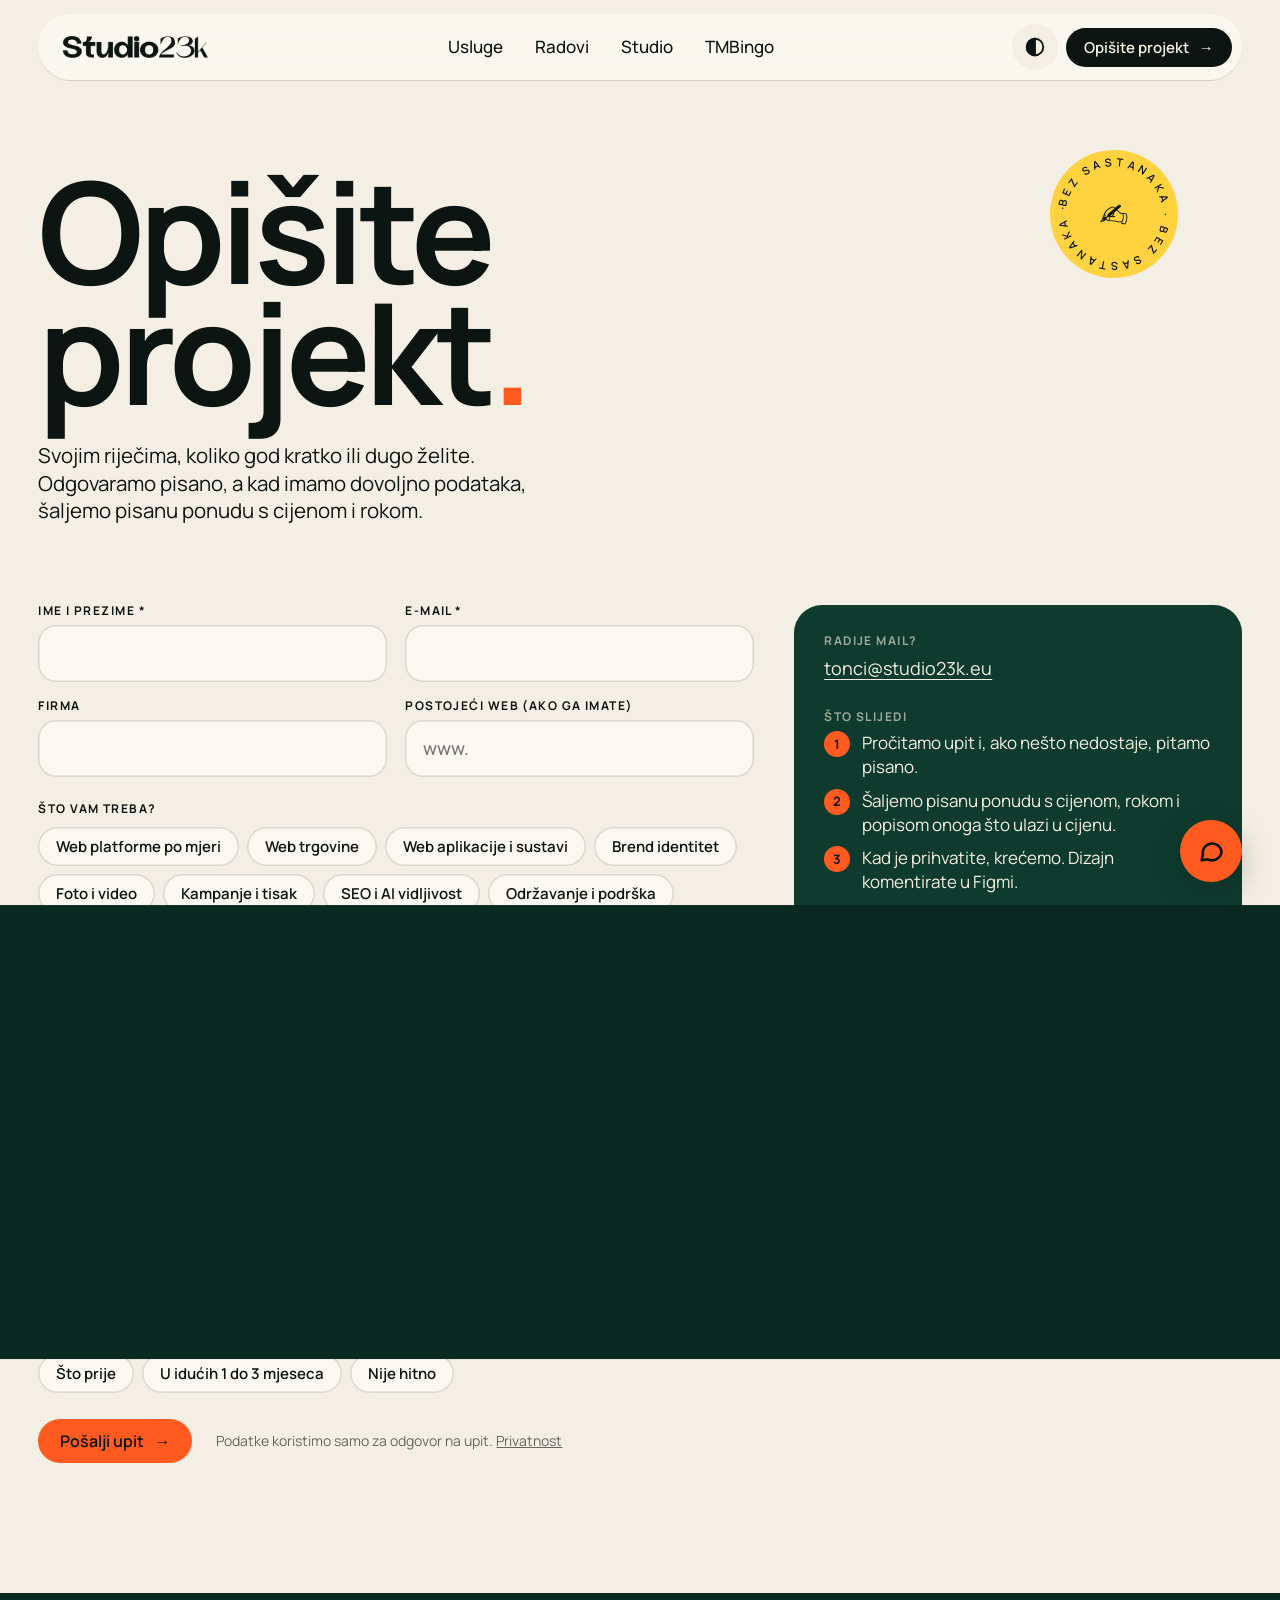
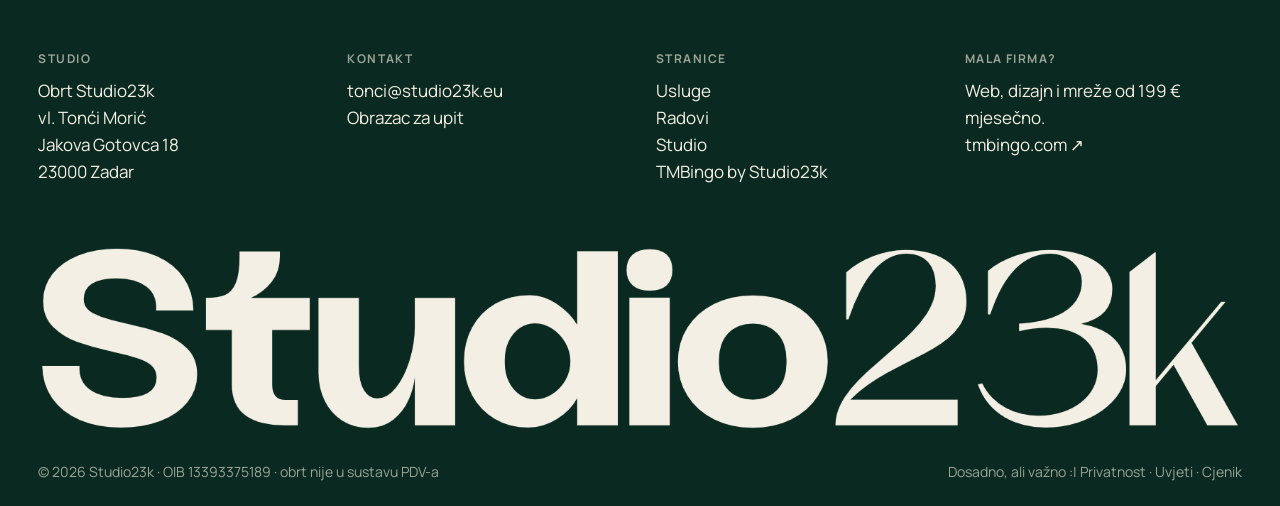
<file: upit/index.html>
<!doctype html>
<html lang="hr">
<head>
<meta charset="utf-8">
<meta name="viewport" content="width=device-width, initial-scale=1, viewport-fit=cover">
<title>Opišite projekt · Studio23k, Zadar</title>
<meta name="description" content="Pošaljite pisani upit Studio23k: opišite projekt svojim riječima i dobijte pisanu ponudu s cijenom i rokom. Bez sastanaka i poziva.">
<meta name="theme-color" content="#f4efe4">
<link rel="canonical" href="https://www.studio23k.eu/upit/">
<meta property="og:type" content="website">
<meta property="og:locale" content="hr_HR">
<meta property="og:site_name" content="Studio23k">
<meta property="og:url" content="https://www.studio23k.eu/upit/">
<meta property="og:title" content="Opišite projekt · Studio23k, Zadar">
<meta property="og:description" content="Pošaljite pisani upit Studio23k: opišite projekt svojim riječima i dobijte pisanu ponudu s cijenom i rokom. Bez sastanaka i poziva.">
<meta property="og:image" content="https://www.studio23k.eu/assets/og-image.jpg">
<meta name="twitter:card" content="summary_large_image">
<link rel="icon" type="image/png" href="/assets/favicon.png">
<link rel="apple-touch-icon" href="/assets/apple-touch-icon.png">
<link rel="stylesheet" href="/assets/fonts/fonts.css">
<link rel="stylesheet" href="/assets/studio.css?v=10">
<script>(function(){var d=document.documentElement;try{var s=localStorage.getItem('s23k-tema');if(s)d.dataset.theme=s;if(sessionStorage.getItem('s23k-pre'))d.classList.add('no-pre');sessionStorage.setItem('s23k-pre','1')}catch(e){}})();</script>
<script type="application/ld+json">
[
 {
  "@context": "https://schema.org",
  "@type": "ProfessionalService",
  "@id": "https://www.studio23k.eu/#studio",
  "name": "Studio23k",
  "slogan": "Mi prodajemo ideje. Usluge su samo alat.",
  "description": "Kreativni i digitalni studio iz Zadra za veće projekte: web platforme i trgovine po mjeri, web aplikacije, brend identitet, foto i video te kampanje. Paket za male firme je TMBingo by Studio23k.",
  "url": "https://www.studio23k.eu/",
  "logo": "https://www.studio23k.eu/assets/apple-touch-icon.png",
  "image": "https://www.studio23k.eu/assets/og-image.jpg",
  "email": "tonci@studio23k.eu",
  "telephone": "+385 92 405 0600",
  "taxID": "13393375189",
  "address": {
   "@type": "PostalAddress",
   "streetAddress": "Jakova Gotovca 18",
   "postalCode": "23000",
   "addressLocality": "Zadar",
   "addressRegion": "Zadarska županija",
   "addressCountry": "HR"
  },
  "areaServed": [
   {
    "@type": "City",
    "name": "Zadar"
   },
   {
    "@type": "Country",
    "name": "Hrvatska"
   }
  ],
  "founder": {
   "@type": "Person",
   "name": "Tonći Morić",
   "jobTitle": "Dizajner i programer"
  },
  "subOrganization": {
   "@type": "ProfessionalService",
   "@id": "https://tmbingo.com/#posao",
   "name": "TMBingo",
   "url": "https://tmbingo.com/"
  },
  "knowsAbout": [
   "izrada web stranica",
   "web trgovine",
   "web aplikacije",
   "brend identitet",
   "grafički dizajn",
   "fotografija proizvoda",
   "video produkcija",
   "SEO",
   "održavanje web stranica"
  ]
 },
 {
  "@context": "https://schema.org",
  "@type": "BreadcrumbList",
  "itemListElement": [
   {
    "@type": "ListItem",
    "position": 1,
    "name": "Studio23k",
    "item": "https://www.studio23k.eu/"
   },
   {
    "@type": "ListItem",
    "position": 2,
    "name": "Upit",
    "item": "https://www.studio23k.eu/upit/"
   }
  ]
 }
]
</script>
</head>
<body>
<div class="pre" id="pre" aria-hidden="true"><i></i><b><span class="lg"></span></b><i></i></div>
<div class="cur" aria-hidden="true"></div>
<header class="nav">
  <a class="logo" href="/" aria-label="Studio23k, naslovna"><span class="lg"></span></a>
  <nav aria-label="Glavna navigacija"><ul><li><a href="/usluge/">Usluge</a></li><li><a href="/radovi/">Radovi</a></li><li><a href="/#studio">Studio</a></li><li><a href="/tmbingo/" class="tmb">TMBingo</a></li></ul></nav>
  <div class="end">
    <button class="theme" type="button" id="theme" aria-label="Svijetla ili tamna tema" title="Svijetla / tamna tema"><svg viewBox="0 0 24 24" fill="none" stroke="currentColor" stroke-width="2"><circle cx="12" cy="12" r="9"/><path d="M12 3a9 9 0 0 0 0 18z" fill="currentColor"/></svg></button>
    <a class="pill" href="/upit/">Opišite projekt <span class="ar">→</span></a>
    <button class="burger open-menu" type="button" aria-label="Otvori izbornik"><span><i></i><i></i></span></button>
  </div>
</header>
<div class="menu" id="menu" aria-hidden="true">
  <div class="row"><a class="logo" href="/" aria-label="Studio23k, naslovna"><span class="lg"></span></a><button class="close" type="button" id="closeMenu">Zatvori</button></div>
  <nav class="links" aria-label="Izbornik"><a href="/usluge/">Usluge</a><a href="/radovi/">Radovi</a><a href="/#studio">Studio</a><a href="/tmbingo/" class="tmb">TMBingo</a><a href="/upit/">Upit</a></nav>
  <div class="row tag"><span>tonci@studio23k.eu</span><span class="dim">Zadar</span></div>
</div>

<main>
<section class="phead">
  <div class="stk round s6" style="rotate:8deg" aria-hidden="true"><svg viewBox="0 0 128 128"><defs><path id="cs6" d="M64,64 m-48,0 a48,48 0 1,1 96,0 a48,48 0 1,1 -96,0"/></defs><text><textPath href="#cs6" textLength="301" lengthAdjust="spacing">bez sastanaka · bez sastanaka · </textPath></text></svg><b>✍</b></div>
  <h1>Opišite<br>projekt<span class="o">.</span></h1>
  <p>Svojim riječima, koliko god kratko ili dugo želite. Odgovaramo pisano, a kad imamo dovoljno podataka, šaljemo pisanu ponudu s cijenom i rokom.</p>
</section>
<section class="upit">
  <form class="fm rv" name="upit" method="POST" action="https://api.web3forms.com/submit">
    <input type="hidden" name="access_key" value="4082dd29-6008-4e96-a629-a279cee98721">
    <input type="hidden" name="subject" value="Novi upit sa studio23k.eu">
    <input type="hidden" name="from_name" value="Studio23k web">
    <input type="hidden" name="redirect" value="https://www.studio23k.eu/upit/hvala/">
    <input type="checkbox" name="botcheck" class="hp" tabindex="-1" autocomplete="off" aria-hidden="true">
    <div class="two">
      <label class="f"><span>Ime i prezime *</span><input name="ime" required autocomplete="name"></label>
      <label class="f"><span>E-mail *</span><input type="email" name="email" required autocomplete="email"></label>
      <label class="f"><span>Firma</span><input name="firma" autocomplete="organization"></label>
      <label class="f"><span>Postojeći web (ako ga imate)</span><input name="web" inputmode="url" placeholder="www."></label>
    </div>
    <fieldset><legend>Što vam treba?</legend><div class="chips"><label class="chip"><input type="checkbox" name="Usluga: Web platforme po mjeri" value="da" data-slug="web-platforme"><span>Web platforme po mjeri</span></label><label class="chip"><input type="checkbox" name="Usluga: Web trgovine" value="da" data-slug="web-trgovine"><span>Web trgovine</span></label><label class="chip"><input type="checkbox" name="Usluga: Web aplikacije i sustavi" value="da" data-slug="web-aplikacije"><span>Web aplikacije i sustavi</span></label><label class="chip"><input type="checkbox" name="Usluga: Brend identitet" value="da" data-slug="brend-identitet"><span>Brend identitet</span></label><label class="chip"><input type="checkbox" name="Usluga: Foto i video" value="da" data-slug="foto-video"><span>Foto i video</span></label><label class="chip"><input type="checkbox" name="Usluga: Kampanje i tisak" value="da" data-slug="kampanje-tisak"><span>Kampanje i tisak</span></label><label class="chip"><input type="checkbox" name="Usluga: SEO i AI vidljivost" value="da" data-slug="seo-ai-vidljivost"><span>SEO i AI vidljivost</span></label><label class="chip"><input type="checkbox" name="Usluga: Održavanje i podrška" value="da" data-slug="odrzavanje"><span>Održavanje i podrška</span></label></div></fieldset>
    <label class="f"><span>Opišite projekt *</span><textarea name="opis" rows="7" required placeholder="Što radite, što želite postići i što vam danas smeta. Primjeri i poveznice su dobrodošli."></textarea></label>
    <fieldset><legend>Okvirni budžet</legend><div class="chips"><label class="chip"><input type="radio" name="budzet" value="Do 2.000 €"><span>Do 2.000 €</span></label><label class="chip"><input type="radio" name="budzet" value="2.000 do 5.000 €"><span>2.000 do 5.000 €</span></label><label class="chip"><input type="radio" name="budzet" value="5.000 do 10.000 €"><span>5.000 do 10.000 €</span></label><label class="chip"><input type="radio" name="budzet" value="Više od 10.000 €"><span>Više od 10.000 €</span></label><label class="chip"><input type="radio" name="budzet" value="Još ne znam"><span>Još ne znam</span></label></div></fieldset>
    <fieldset><legend>Rok</legend><div class="chips"><label class="chip"><input type="radio" name="rok" value="Što prije"><span>Što prije</span></label><label class="chip"><input type="radio" name="rok" value="U idućih 1 do 3 mjeseca"><span>U idućih 1 do 3 mjeseca</span></label><label class="chip"><input type="radio" name="rok" value="Nije hitno"><span>Nije hitno</span></label></div></fieldset>
    <div class="send"><button class="pill o" type="submit">Pošalji upit <span class="ar">→</span></button><p class="dim">Podatke koristimo samo za odgovor na upit. <a href="https://tmbingo.com/privatnost.html">Privatnost</a></p></div>
  </form>
  <aside class="za rv">
    <span class="tag">Radije mail?</span><p><a class="u" href="mailto:tonci@studio23k.eu?subject=Upit%20za%20projekt">tonci@studio23k.eu</a></p>
    <span class="tag" style="margin-top:22px">Što slijedi</span>
    <ol class="nx"><li>Pročitamo upit i, ako nešto nedostaje, pitamo pisano.</li><li>Šaljemo pisanu ponudu s cijenom, rokom i popisom onoga što ulazi u cijenu.</li><li>Kad je prihvatite, krećemo. Dizajn komentirate u Figmi.</li></ol>
    <span class="tag" style="margin-top:22px">Mala firma?</span><p>Za web, dizajn i mreže po javnim cijenama pogledajte <a class="u" href="/tmbingo/">TMBingo paket</a>.</p>
  </aside>
</section>
</main>
<footer class="ft">
  <div><span class="tag">Studio</span><p>Obrt Studio23k<br>vl. Tonći Morić<br>Jakova Gotovca 18<br>23000 Zadar</p></div>
  <div><span class="tag">Kontakt</span><p><a href="mailto:tonci@studio23k.eu">tonci@studio23k.eu</a><br><a href="/upit/">Obrazac za upit</a></p></div>
  <div><span class="tag">Stranice</span><ul><li><a href="/usluge/">Usluge</a></li><li><a href="/radovi/">Radovi</a></li><li><a href="/#studio">Studio</a></li><li><a class="g" href="/tmbingo/">TMBingo by Studio23k</a></li></ul></div>
  <div><span class="tag">Mala firma?</span><p>Web, dizajn i mreže od 199 € mjesečno.<br><a class="g" href="https://tmbingo.com/" target="_blank" rel="noopener">tmbingo.com ↗</a></p></div>
  <p class="big" aria-hidden="true"><span class="lg"></span></p>
  <div class="bottom"><span>© 2026 Studio23k · OIB 13393375189 · obrt nije u sustavu PDV-a</span><span>Dosadno, ali važno :| <a href="https://tmbingo.com/privatnost.html">Privatnost</a> · <a href="https://tmbingo.com/uvjeti.html">Uvjeti</a> · <a href="https://tmbingo.com/cjenik/">Cjenik</a></span></div>
</footer>

<div class="chat" id="chat">
  <div class="win" role="dialog" aria-label="Poruka Studio23k">
    <div class="top"><i></i><b>Studio23k</b><span class="dim">· Zadar</span></div>
    <div class="msgs"><p class="msg">Bok! :)</p><p class="msg">Imate projekt na umu ili vam treba nešto manje za firmu? Napišite, odgovaramo pisano.</p></div>
    <div class="opts"><a href="/upit/">Opisat ću projekt</a><a class="g" href="/tmbingo/">Mala sam firma</a><a href="mailto:tonci@studio23k.eu?subject=Upit%20za%20projekt">Pišem mail</a></div>
  </div>
  <button class="btn" type="button" aria-label="Otvori poruke" aria-expanded="false"><svg viewBox="0 0 24 24" fill="none" stroke="currentColor" stroke-width="2.2" stroke-linecap="round" stroke-linejoin="round"><path d="M21 12a8 8 0 0 1-11.6 7.1L4 20l1-4.6A8 8 0 1 1 21 12z"/></svg></button>
</div>

<script src="/assets/js/lenis.min.js"></script>
<script src="/assets/js/studio.js?v=5" defer></script>
</body>
</html>
</file>
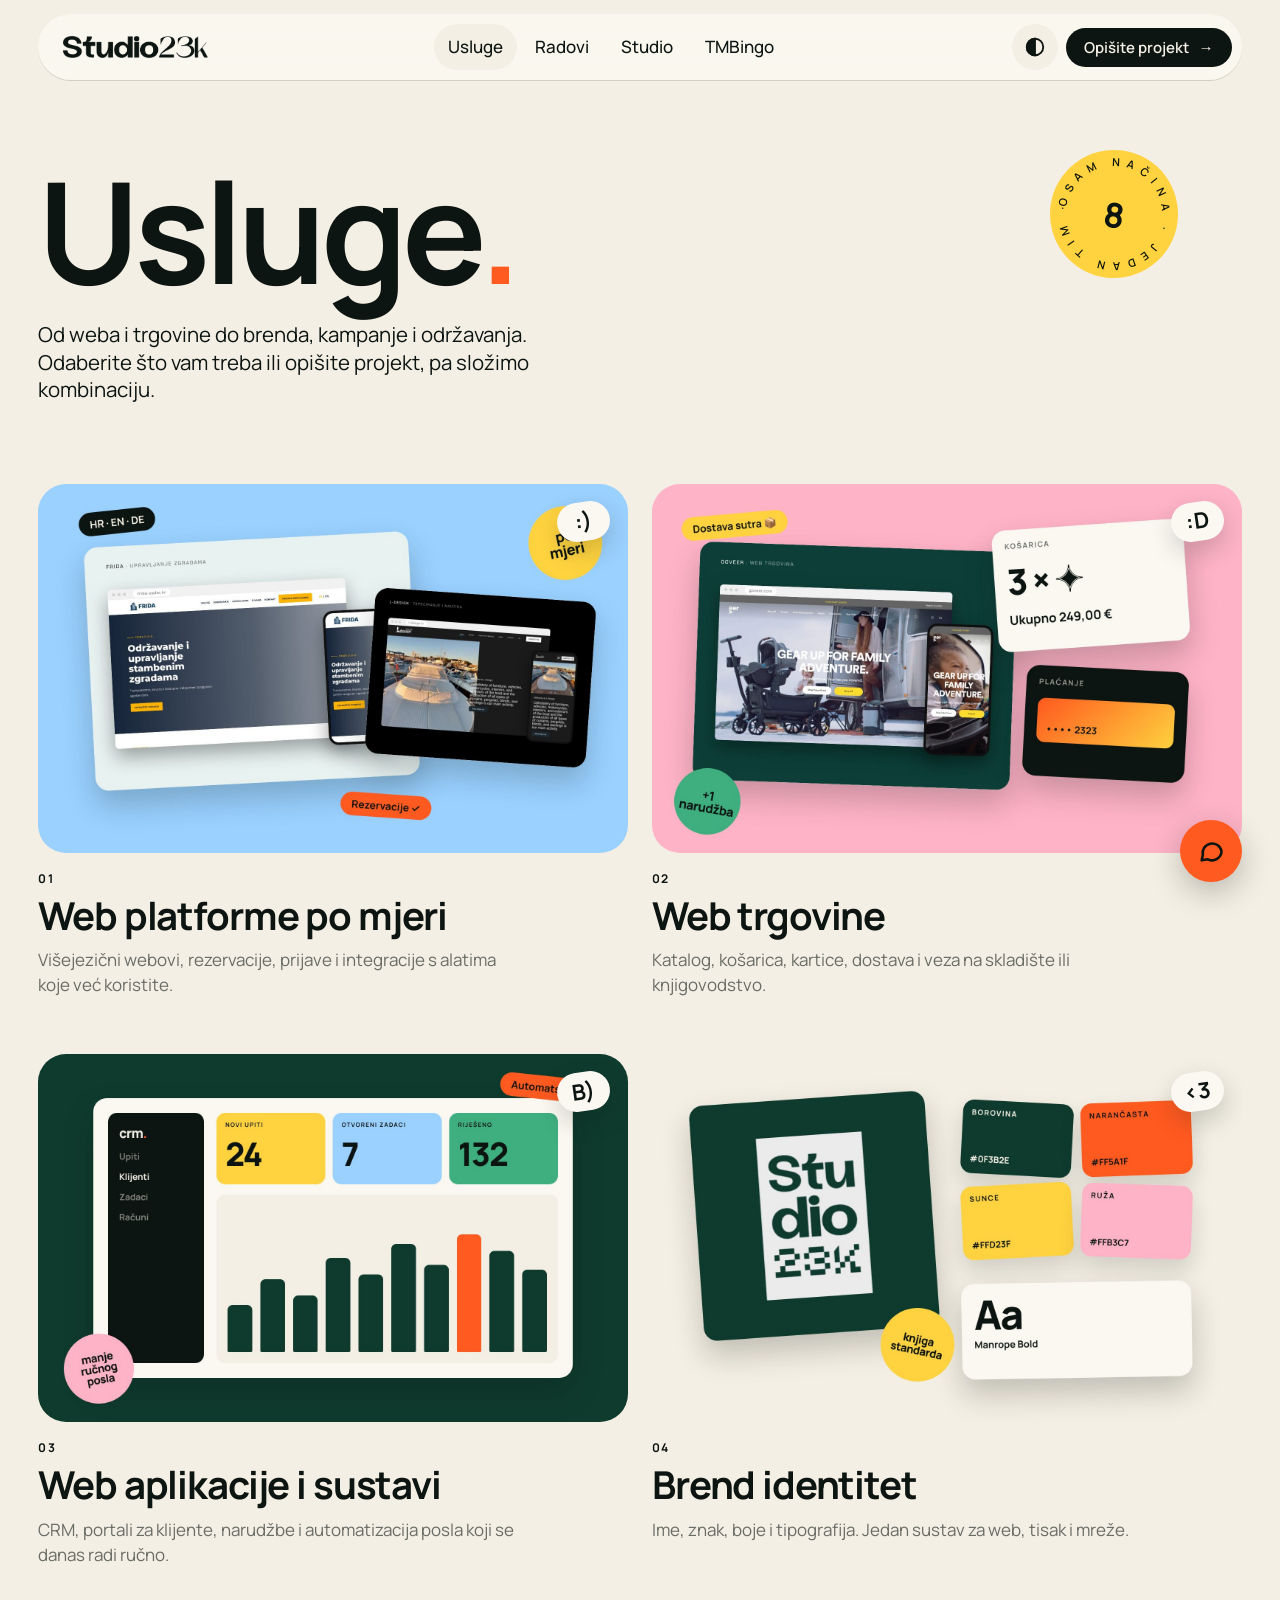
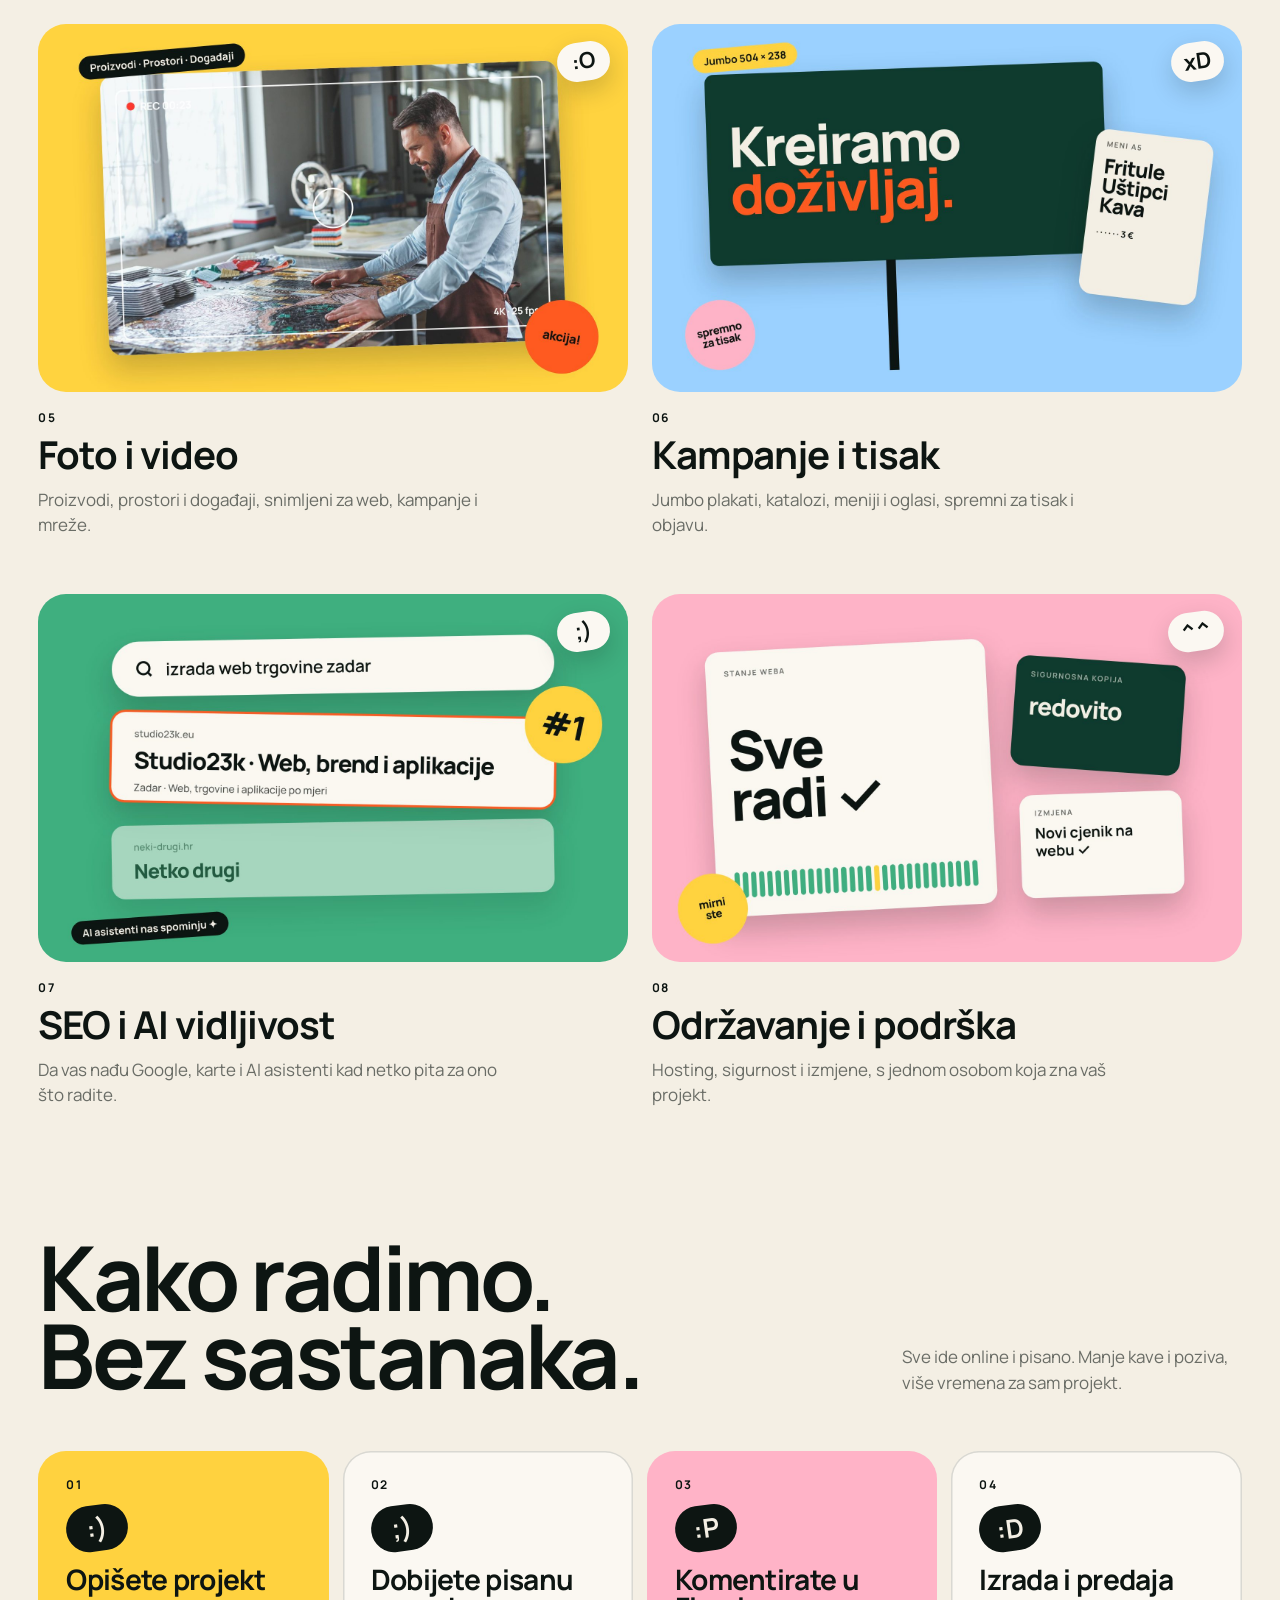
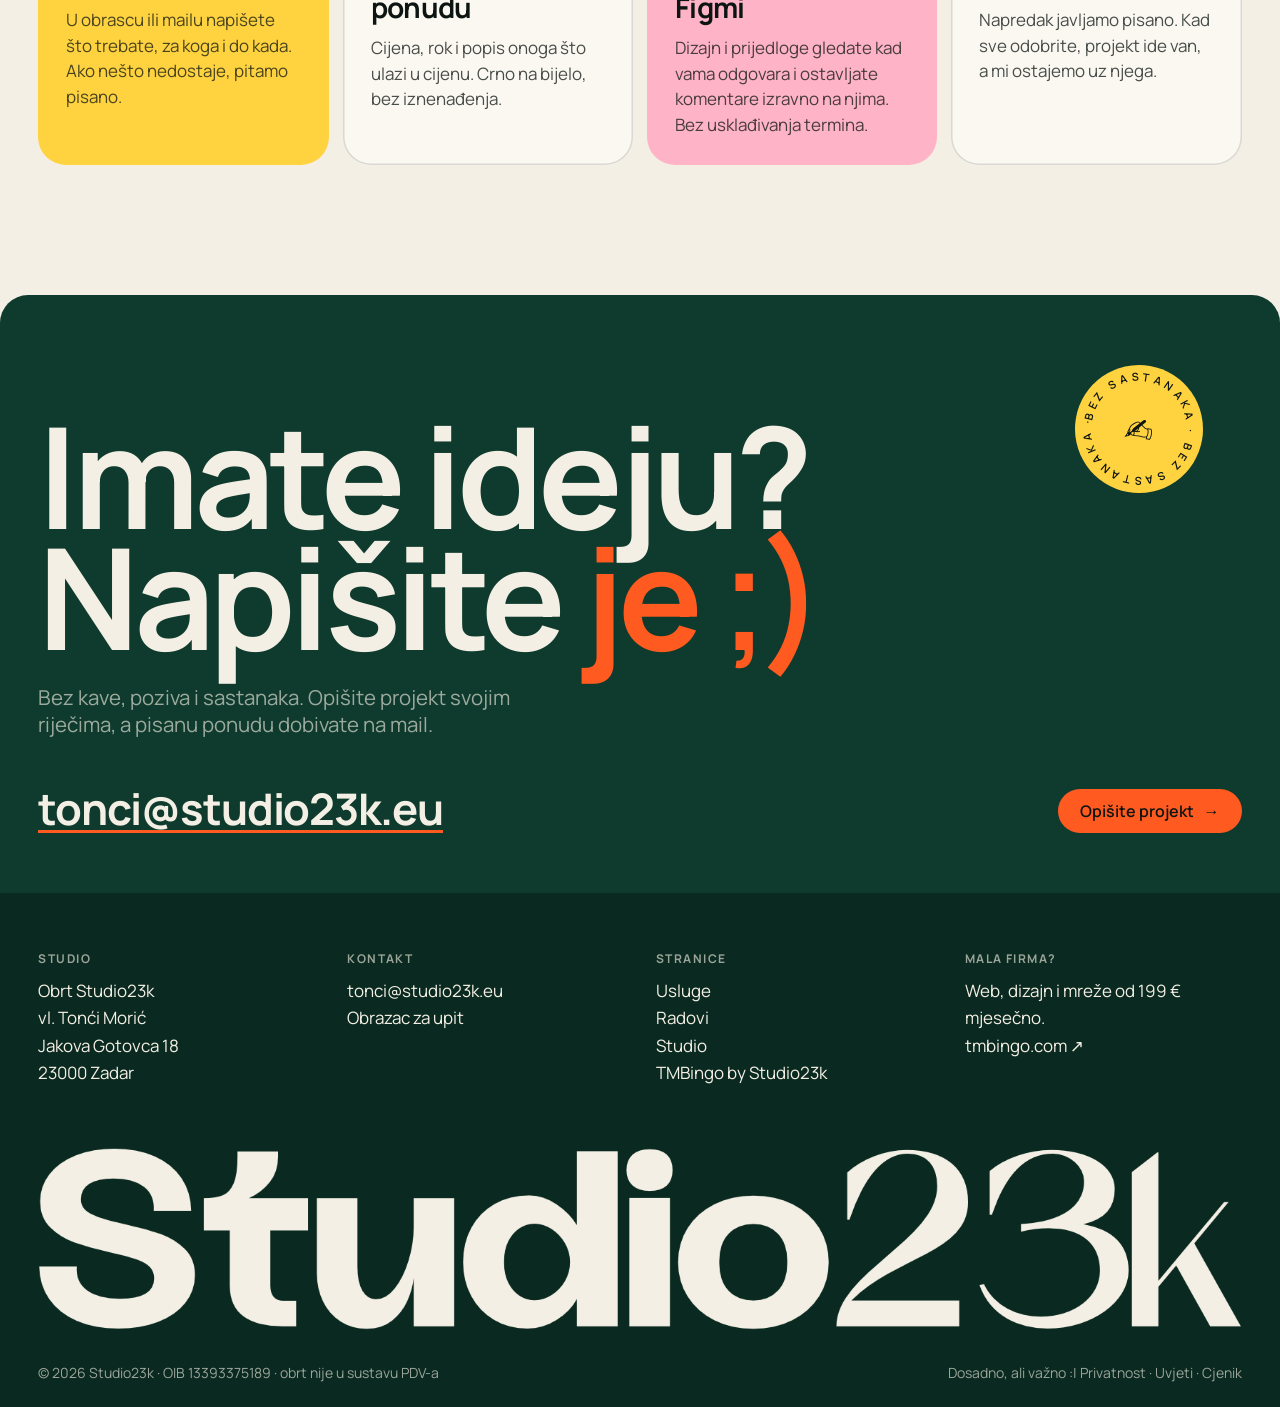
<file: usluge/index.html>
<!doctype html>
<html lang="hr">
<head>
<meta charset="utf-8">
<meta name="viewport" content="width=device-width, initial-scale=1, viewport-fit=cover">
<title>Usluge · Studio23k, Zadar: web, trgovine, aplikacije, brend</title>
<meta name="description" content="Usluge Studio23k: web platforme i trgovine po mjeri, web aplikacije, brend identitet, foto i video, kampanje i tisak, SEO i AI vidljivost te održavanje.">
<meta name="theme-color" content="#f4efe4">
<link rel="canonical" href="https://www.studio23k.eu/usluge/">
<meta property="og:type" content="website">
<meta property="og:locale" content="hr_HR">
<meta property="og:site_name" content="Studio23k">
<meta property="og:url" content="https://www.studio23k.eu/usluge/">
<meta property="og:title" content="Usluge · Studio23k, Zadar: web, trgovine, aplikacije, brend">
<meta property="og:description" content="Usluge Studio23k: web platforme i trgovine po mjeri, web aplikacije, brend identitet, foto i video, kampanje i tisak, SEO i AI vidljivost te održavanje.">
<meta property="og:image" content="https://www.studio23k.eu/assets/og-image.jpg">
<meta name="twitter:card" content="summary_large_image">
<link rel="icon" type="image/png" href="/assets/favicon.png">
<link rel="apple-touch-icon" href="/assets/apple-touch-icon.png">
<link rel="stylesheet" href="/assets/fonts/fonts.css">
<link rel="stylesheet" href="/assets/studio.css?v=10">
<script>(function(){var d=document.documentElement;try{var s=localStorage.getItem('s23k-tema');if(s)d.dataset.theme=s;if(sessionStorage.getItem('s23k-pre'))d.classList.add('no-pre');sessionStorage.setItem('s23k-pre','1')}catch(e){}})();</script>
<script type="application/ld+json">
[
 {
  "@context": "https://schema.org",
  "@type": "ProfessionalService",
  "@id": "https://www.studio23k.eu/#studio",
  "name": "Studio23k",
  "slogan": "Mi prodajemo ideje. Usluge su samo alat.",
  "description": "Kreativni i digitalni studio iz Zadra za veće projekte: web platforme i trgovine po mjeri, web aplikacije, brend identitet, foto i video te kampanje. Paket za male firme je TMBingo by Studio23k.",
  "url": "https://www.studio23k.eu/",
  "logo": "https://www.studio23k.eu/assets/apple-touch-icon.png",
  "image": "https://www.studio23k.eu/assets/og-image.jpg",
  "email": "tonci@studio23k.eu",
  "telephone": "+385 92 405 0600",
  "taxID": "13393375189",
  "address": {
   "@type": "PostalAddress",
   "streetAddress": "Jakova Gotovca 18",
   "postalCode": "23000",
   "addressLocality": "Zadar",
   "addressRegion": "Zadarska županija",
   "addressCountry": "HR"
  },
  "areaServed": [
   {
    "@type": "City",
    "name": "Zadar"
   },
   {
    "@type": "Country",
    "name": "Hrvatska"
   }
  ],
  "founder": {
   "@type": "Person",
   "name": "Tonći Morić",
   "jobTitle": "Dizajner i programer"
  },
  "subOrganization": {
   "@type": "ProfessionalService",
   "@id": "https://tmbingo.com/#posao",
   "name": "TMBingo",
   "url": "https://tmbingo.com/"
  },
  "knowsAbout": [
   "izrada web stranica",
   "web trgovine",
   "web aplikacije",
   "brend identitet",
   "grafički dizajn",
   "fotografija proizvoda",
   "video produkcija",
   "SEO",
   "održavanje web stranica"
  ]
 },
 {
  "@context": "https://schema.org",
  "@type": "ItemList",
  "itemListElement": [
   {
    "@type": "ListItem",
    "position": 1,
    "name": "Web platforme po mjeri",
    "url": "https://www.studio23k.eu/usluge/web-platforme/"
   },
   {
    "@type": "ListItem",
    "position": 2,
    "name": "Web trgovine",
    "url": "https://www.studio23k.eu/usluge/web-trgovine/"
   },
   {
    "@type": "ListItem",
    "position": 3,
    "name": "Web aplikacije i sustavi",
    "url": "https://www.studio23k.eu/usluge/web-aplikacije/"
   },
   {
    "@type": "ListItem",
    "position": 4,
    "name": "Brend identitet",
    "url": "https://www.studio23k.eu/usluge/brend-identitet/"
   },
   {
    "@type": "ListItem",
    "position": 5,
    "name": "Foto i video",
    "url": "https://www.studio23k.eu/usluge/foto-video/"
   },
   {
    "@type": "ListItem",
    "position": 6,
    "name": "Kampanje i tisak",
    "url": "https://www.studio23k.eu/usluge/kampanje-tisak/"
   },
   {
    "@type": "ListItem",
    "position": 7,
    "name": "SEO i AI vidljivost",
    "url": "https://www.studio23k.eu/usluge/seo-ai-vidljivost/"
   },
   {
    "@type": "ListItem",
    "position": 8,
    "name": "Održavanje i podrška",
    "url": "https://www.studio23k.eu/usluge/odrzavanje/"
   }
  ]
 },
 {
  "@context": "https://schema.org",
  "@type": "BreadcrumbList",
  "itemListElement": [
   {
    "@type": "ListItem",
    "position": 1,
    "name": "Studio23k",
    "item": "https://www.studio23k.eu/"
   },
   {
    "@type": "ListItem",
    "position": 2,
    "name": "Usluge",
    "item": "https://www.studio23k.eu/usluge/"
   }
  ]
 }
]
</script>
</head>
<body>
<div class="pre" id="pre" aria-hidden="true"><i></i><b><span class="lg"></span></b><i></i></div>
<div class="cur" aria-hidden="true"></div>
<header class="nav">
  <a class="logo" href="/" aria-label="Studio23k, naslovna"><span class="lg"></span></a>
  <nav aria-label="Glavna navigacija"><ul><li><a href="/usluge/" aria-current="page">Usluge</a></li><li><a href="/radovi/">Radovi</a></li><li><a href="/#studio">Studio</a></li><li><a href="/tmbingo/" class="tmb">TMBingo</a></li></ul></nav>
  <div class="end">
    <button class="theme" type="button" id="theme" aria-label="Svijetla ili tamna tema" title="Svijetla / tamna tema"><svg viewBox="0 0 24 24" fill="none" stroke="currentColor" stroke-width="2"><circle cx="12" cy="12" r="9"/><path d="M12 3a9 9 0 0 0 0 18z" fill="currentColor"/></svg></button>
    <a class="pill" href="/upit/">Opišite projekt <span class="ar">→</span></a>
    <button class="burger open-menu" type="button" aria-label="Otvori izbornik"><span><i></i><i></i></span></button>
  </div>
</header>
<div class="menu" id="menu" aria-hidden="true">
  <div class="row"><a class="logo" href="/" aria-label="Studio23k, naslovna"><span class="lg"></span></a><button class="close" type="button" id="closeMenu">Zatvori</button></div>
  <nav class="links" aria-label="Izbornik"><a href="/usluge/">Usluge</a><a href="/radovi/">Radovi</a><a href="/#studio">Studio</a><a href="/tmbingo/" class="tmb">TMBingo</a><a href="/upit/">Upit</a></nav>
  <div class="row tag"><span>tonci@studio23k.eu</span><span class="dim">Zadar</span></div>
</div>

<main>
<section class="phead">
  <div class="stk round s6" style="rotate:8deg" aria-hidden="true"><svg viewBox="0 0 128 128"><defs><path id="cs6" d="M64,64 m-48,0 a48,48 0 1,1 96,0 a48,48 0 1,1 -96,0"/></defs><text><textPath href="#cs6" textLength="301" lengthAdjust="spacing">osam načina · jedan tim · </textPath></text></svg><b>8</b></div>
  <h1>Usluge<span class="o">.</span></h1>
  <p>Od weba i trgovine do brenda, kampanje i održavanja. Odaberite što vam treba ili opišite projekt, pa složimo kombinaciju.</p>
</section>
<ul class="ulist">
  <li class="rv"><a href="/usluge/web-platforme/" data-cur="Više"><span class="im"><img src="/assets/usluge/web-platforme.jpg" alt="" width="1600" height="1000" loading="lazy"><span class="emo on" aria-hidden="true">:)</span></span><span class="tag">01</span><h2>Web platforme po mjeri</h2><p>Višejezični webovi, rezervacije, prijave i integracije s alatima koje već koristite.</p></a></li>
  <li class="rv"><a href="/usluge/web-trgovine/" data-cur="Više"><span class="im"><img src="/assets/usluge/web-trgovine.jpg" alt="" width="1600" height="1000" loading="lazy"><span class="emo on" aria-hidden="true">:D</span></span><span class="tag">02</span><h2>Web trgovine</h2><p>Katalog, košarica, kartice, dostava i veza na skladište ili knjigovodstvo.</p></a></li>
  <li class="rv"><a href="/usluge/web-aplikacije/" data-cur="Više"><span class="im"><img src="/assets/usluge/web-aplikacije.jpg" alt="" width="1600" height="1000" loading="lazy"><span class="emo on" aria-hidden="true">B)</span></span><span class="tag">03</span><h2>Web aplikacije i sustavi</h2><p>CRM, portali za klijente, narudžbe i automatizacija posla koji se danas radi ručno.</p></a></li>
  <li class="rv"><a href="/usluge/brend-identitet/" data-cur="Više"><span class="im"><img src="/assets/usluge/brend-identitet.jpg" alt="" width="1600" height="1000" loading="lazy"><span class="emo on" aria-hidden="true">&lt;3</span></span><span class="tag">04</span><h2>Brend identitet</h2><p>Ime, znak, boje i tipografija. Jedan sustav za web, tisak i mreže.</p></a></li>
  <li class="rv"><a href="/usluge/foto-video/" data-cur="Više"><span class="im"><img src="/assets/usluge/foto-video.jpg" alt="" width="1600" height="1000" loading="lazy"><span class="emo on" aria-hidden="true">:O</span></span><span class="tag">05</span><h2>Foto i video</h2><p>Proizvodi, prostori i događaji, snimljeni za web, kampanje i mreže.</p></a></li>
  <li class="rv"><a href="/usluge/kampanje-tisak/" data-cur="Više"><span class="im"><img src="/assets/usluge/kampanje-tisak.jpg" alt="" width="1600" height="1000" loading="lazy"><span class="emo on" aria-hidden="true">xD</span></span><span class="tag">06</span><h2>Kampanje i tisak</h2><p>Jumbo plakati, katalozi, meniji i oglasi, spremni za tisak i objavu.</p></a></li>
  <li class="rv"><a href="/usluge/seo-ai-vidljivost/" data-cur="Više"><span class="im"><img src="/assets/usluge/seo-ai-vidljivost.jpg" alt="" width="1600" height="1000" loading="lazy"><span class="emo on" aria-hidden="true">;)</span></span><span class="tag">07</span><h2>SEO i AI vidljivost</h2><p>Da vas nađu Google, karte i AI asistenti kad netko pita za ono što radite.</p></a></li>
  <li class="rv"><a href="/usluge/odrzavanje/" data-cur="Više"><span class="im"><img src="/assets/usluge/odrzavanje.jpg" alt="" width="1600" height="1000" loading="lazy"><span class="emo on" aria-hidden="true">^^</span></span><span class="tag">08</span><h2>Održavanje i podrška</h2><p>Hosting, sigurnost i izmjene, s jednom osobom koja zna vaš projekt.</p></a></li>
</ul>
<section class="steps" id="proces">
  <div class="sec-h"><h2 class="rv">Kako radimo.<br>Bez sastanaka.</h2><p class="rv">Sve ide online i pisano. Manje kave i poziva, više vremena za sam projekt.</p></div>
  <ol><li class="rv"><span class="tag">01</span><span class="emo big" aria-hidden="true">:)</span><h3>Opišete projekt</h3><p>U obrascu ili mailu napišete što trebate, za koga i do kada. Ako nešto nedostaje, pitamo pisano.</p></li><li class="rv"><span class="tag">02</span><span class="emo big" aria-hidden="true">;)</span><h3>Dobijete pisanu ponudu</h3><p>Cijena, rok i popis onoga što ulazi u cijenu. Crno na bijelo, bez iznenađenja.</p></li><li class="rv"><span class="tag">03</span><span class="emo big" aria-hidden="true">:P</span><h3>Komentirate u Figmi</h3><p>Dizajn i prijedloge gledate kad vama odgovara i ostavljate komentare izravno na njima. Bez usklađivanja termina.</p></li><li class="rv"><span class="tag">04</span><span class="emo big" aria-hidden="true">:D</span><h3>Izrada i predaja</h3><p>Napredak javljamo pisano. Kad sve odobrite, projekt ide van, a mi ostajemo uz njega.</p></li></ol>
</section>
</main>
<section class="cta" id="kontakt">
  <div class="stk round s9" style="rotate:10deg" aria-hidden="true"><svg viewBox="0 0 128 128"><defs><path id="cs9" d="M64,64 m-48,0 a48,48 0 1,1 96,0 a48,48 0 1,1 -96,0"/></defs><text><textPath href="#cs9" textLength="301" lengthAdjust="spacing">bez sastanaka · bez sastanaka · </textPath></text></svg><b>✍</b></div>
  <h2 class="rv">Imate ideju?<br>Napišite <span class="o">je ;)</span></h2>
  <p class="lead rv">Bez kave, poziva i sastanaka. Opišite projekt svojim riječima, a pisanu ponudu dobivate na mail.</p>
  <div class="row rv">
    <a class="mail" href="mailto:tonci@studio23k.eu?subject=Upit%20za%20projekt" data-cur="Pišite">tonci@studio23k.eu</a>
    <div style="display:flex;gap:10px;flex-wrap:wrap"><a class="pill o" href="/upit/">Opišite projekt <span class="ar">→</span></a></div>
  </div>
</section>
<footer class="ft">
  <div><span class="tag">Studio</span><p>Obrt Studio23k<br>vl. Tonći Morić<br>Jakova Gotovca 18<br>23000 Zadar</p></div>
  <div><span class="tag">Kontakt</span><p><a href="mailto:tonci@studio23k.eu">tonci@studio23k.eu</a><br><a href="/upit/">Obrazac za upit</a></p></div>
  <div><span class="tag">Stranice</span><ul><li><a href="/usluge/">Usluge</a></li><li><a href="/radovi/">Radovi</a></li><li><a href="/#studio">Studio</a></li><li><a class="g" href="/tmbingo/">TMBingo by Studio23k</a></li></ul></div>
  <div><span class="tag">Mala firma?</span><p>Web, dizajn i mreže od 199 € mjesečno.<br><a class="g" href="https://tmbingo.com/" target="_blank" rel="noopener">tmbingo.com ↗</a></p></div>
  <p class="big" aria-hidden="true"><span class="lg"></span></p>
  <div class="bottom"><span>© 2026 Studio23k · OIB 13393375189 · obrt nije u sustavu PDV-a</span><span>Dosadno, ali važno :| <a href="https://tmbingo.com/privatnost.html">Privatnost</a> · <a href="https://tmbingo.com/uvjeti.html">Uvjeti</a> · <a href="https://tmbingo.com/cjenik/">Cjenik</a></span></div>
</footer>

<div class="chat" id="chat">
  <div class="win" role="dialog" aria-label="Poruka Studio23k">
    <div class="top"><i></i><b>Studio23k</b><span class="dim">· Zadar</span></div>
    <div class="msgs"><p class="msg">Bok! :)</p><p class="msg">Imate projekt na umu ili vam treba nešto manje za firmu? Napišite, odgovaramo pisano.</p></div>
    <div class="opts"><a href="/upit/">Opisat ću projekt</a><a class="g" href="/tmbingo/">Mala sam firma</a><a href="mailto:tonci@studio23k.eu?subject=Upit%20za%20projekt">Pišem mail</a></div>
  </div>
  <button class="btn" type="button" aria-label="Otvori poruke" aria-expanded="false"><svg viewBox="0 0 24 24" fill="none" stroke="currentColor" stroke-width="2.2" stroke-linecap="round" stroke-linejoin="round"><path d="M21 12a8 8 0 0 1-11.6 7.1L4 20l1-4.6A8 8 0 1 1 21 12z"/></svg></button>
</div>

<script src="/assets/js/lenis.min.js"></script>
<script src="/assets/js/studio.js?v=5" defer></script>
</body>
</html>
</file>
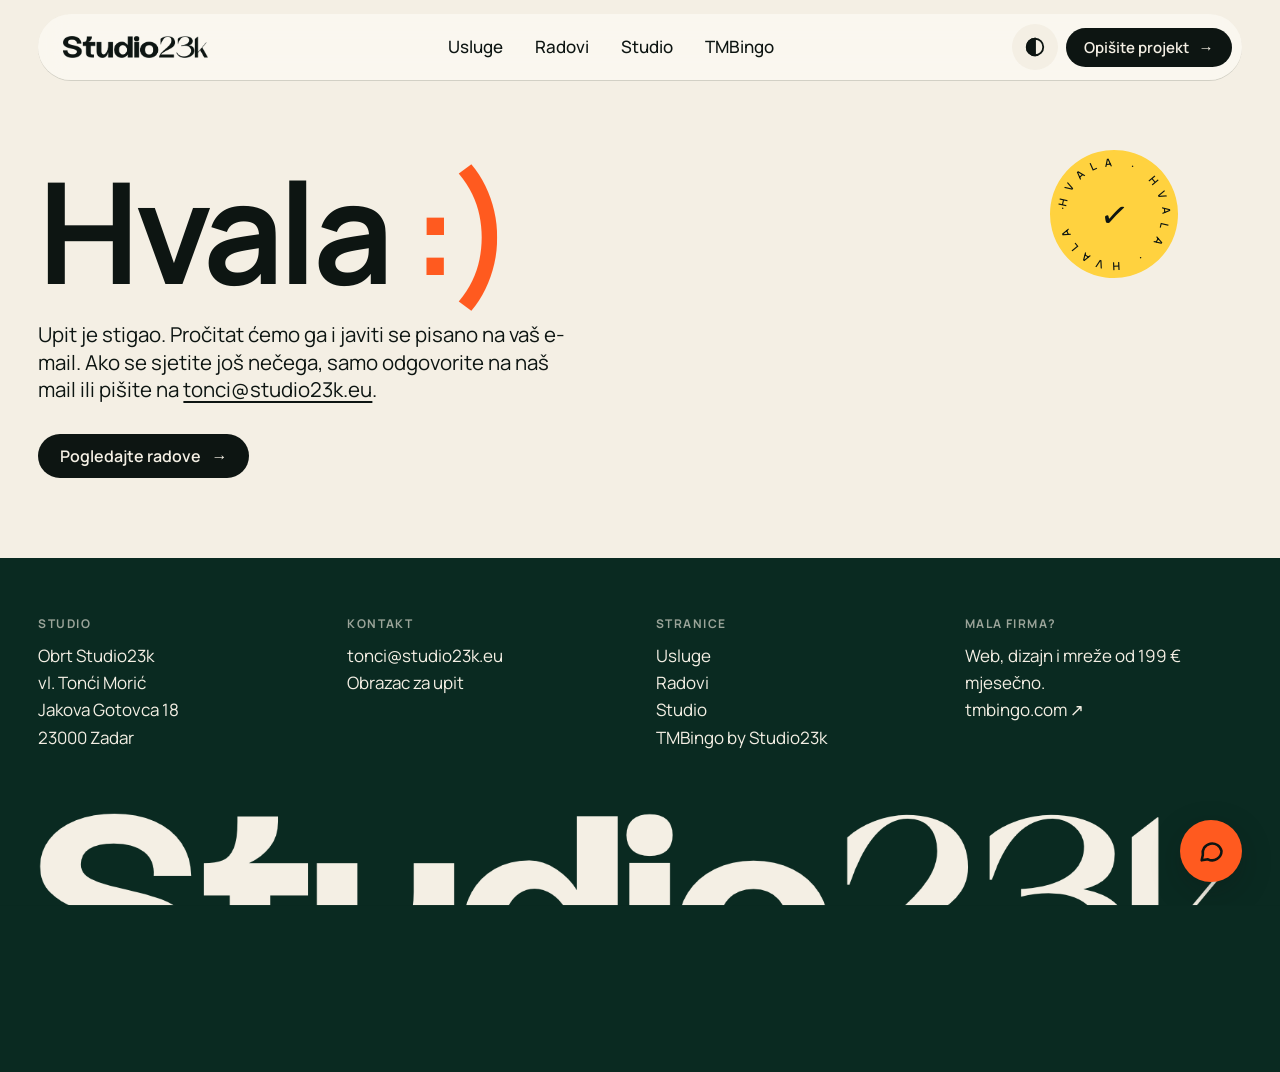
<file: upit/hvala/index.html>
<!doctype html>
<html lang="hr">
<head>
<meta charset="utf-8">
<meta name="viewport" content="width=device-width, initial-scale=1, viewport-fit=cover">
<title>Hvala na upitu · Studio23k</title>
<meta name="description" content="Upit je poslan.">
<meta name="robots" content="noindex">
<meta name="theme-color" content="#f4efe4">
<link rel="canonical" href="https://www.studio23k.eu/upit/hvala/">
<meta property="og:type" content="website">
<meta property="og:locale" content="hr_HR">
<meta property="og:site_name" content="Studio23k">
<meta property="og:url" content="https://www.studio23k.eu/upit/hvala/">
<meta property="og:title" content="Hvala na upitu · Studio23k">
<meta property="og:description" content="Upit je poslan.">
<meta property="og:image" content="https://www.studio23k.eu/assets/og-image.jpg">
<meta name="twitter:card" content="summary_large_image">
<link rel="icon" type="image/png" href="/assets/favicon.png">
<link rel="apple-touch-icon" href="/assets/apple-touch-icon.png">
<link rel="stylesheet" href="/assets/fonts/fonts.css">
<link rel="stylesheet" href="/assets/studio.css?v=10">
<script>(function(){var d=document.documentElement;try{var s=localStorage.getItem('s23k-tema');if(s)d.dataset.theme=s;if(sessionStorage.getItem('s23k-pre'))d.classList.add('no-pre');sessionStorage.setItem('s23k-pre','1')}catch(e){}})();</script>
<script type="application/ld+json">
{
 "@context": "https://schema.org",
 "@type": "ProfessionalService",
 "@id": "https://www.studio23k.eu/#studio",
 "name": "Studio23k",
 "slogan": "Mi prodajemo ideje. Usluge su samo alat.",
 "description": "Kreativni i digitalni studio iz Zadra za veće projekte: web platforme i trgovine po mjeri, web aplikacije, brend identitet, foto i video te kampanje. Paket za male firme je TMBingo by Studio23k.",
 "url": "https://www.studio23k.eu/",
 "logo": "https://www.studio23k.eu/assets/apple-touch-icon.png",
 "image": "https://www.studio23k.eu/assets/og-image.jpg",
 "email": "tonci@studio23k.eu",
 "telephone": "+385 92 405 0600",
 "taxID": "13393375189",
 "address": {
  "@type": "PostalAddress",
  "streetAddress": "Jakova Gotovca 18",
  "postalCode": "23000",
  "addressLocality": "Zadar",
  "addressRegion": "Zadarska županija",
  "addressCountry": "HR"
 },
 "areaServed": [
  {
   "@type": "City",
   "name": "Zadar"
  },
  {
   "@type": "Country",
   "name": "Hrvatska"
  }
 ],
 "founder": {
  "@type": "Person",
  "name": "Tonći Morić",
  "jobTitle": "Dizajner i programer"
 },
 "subOrganization": {
  "@type": "ProfessionalService",
  "@id": "https://tmbingo.com/#posao",
  "name": "TMBingo",
  "url": "https://tmbingo.com/"
 },
 "knowsAbout": [
  "izrada web stranica",
  "web trgovine",
  "web aplikacije",
  "brend identitet",
  "grafički dizajn",
  "fotografija proizvoda",
  "video produkcija",
  "SEO",
  "održavanje web stranica"
 ]
}
</script>
</head>
<body>
<div class="pre" id="pre" aria-hidden="true"><i></i><b><span class="lg"></span></b><i></i></div>
<div class="cur" aria-hidden="true"></div>
<header class="nav">
  <a class="logo" href="/" aria-label="Studio23k, naslovna"><span class="lg"></span></a>
  <nav aria-label="Glavna navigacija"><ul><li><a href="/usluge/">Usluge</a></li><li><a href="/radovi/">Radovi</a></li><li><a href="/#studio">Studio</a></li><li><a href="/tmbingo/" class="tmb">TMBingo</a></li></ul></nav>
  <div class="end">
    <button class="theme" type="button" id="theme" aria-label="Svijetla ili tamna tema" title="Svijetla / tamna tema"><svg viewBox="0 0 24 24" fill="none" stroke="currentColor" stroke-width="2"><circle cx="12" cy="12" r="9"/><path d="M12 3a9 9 0 0 0 0 18z" fill="currentColor"/></svg></button>
    <a class="pill" href="/upit/">Opišite projekt <span class="ar">→</span></a>
    <button class="burger open-menu" type="button" aria-label="Otvori izbornik"><span><i></i><i></i></span></button>
  </div>
</header>
<div class="menu" id="menu" aria-hidden="true">
  <div class="row"><a class="logo" href="/" aria-label="Studio23k, naslovna"><span class="lg"></span></a><button class="close" type="button" id="closeMenu">Zatvori</button></div>
  <nav class="links" aria-label="Izbornik"><a href="/usluge/">Usluge</a><a href="/radovi/">Radovi</a><a href="/#studio">Studio</a><a href="/tmbingo/" class="tmb">TMBingo</a><a href="/upit/">Upit</a></nav>
  <div class="row tag"><span>tonci@studio23k.eu</span><span class="dim">Zadar</span></div>
</div>

<main><section class="phead">
  <div class="stk round s6" style="rotate:8deg" aria-hidden="true"><svg viewBox="0 0 128 128"><defs><path id="cs6" d="M64,64 m-48,0 a48,48 0 1,1 96,0 a48,48 0 1,1 -96,0"/></defs><text><textPath href="#cs6" textLength="301" lengthAdjust="spacing">hvala · hvala · hvala · </textPath></text></svg><b>✓</b></div>
  <h1>Hvala <span class="o">:)</span></h1>
  <p>Upit je stigao. Pročitat ćemo ga i javiti se pisano na vaš e-mail. Ako se sjetite još nečega, samo odgovorite na naš mail ili pišite na <a class="u" href="mailto:tonci@studio23k.eu">tonci@studio23k.eu</a>.</p>
  <div class="acts" style="margin-top:30px"><a class="pill" href="/radovi/">Pogledajte radove <span class="ar">→</span></a></div>
</section></main>
<footer class="ft">
  <div><span class="tag">Studio</span><p>Obrt Studio23k<br>vl. Tonći Morić<br>Jakova Gotovca 18<br>23000 Zadar</p></div>
  <div><span class="tag">Kontakt</span><p><a href="mailto:tonci@studio23k.eu">tonci@studio23k.eu</a><br><a href="/upit/">Obrazac za upit</a></p></div>
  <div><span class="tag">Stranice</span><ul><li><a href="/usluge/">Usluge</a></li><li><a href="/radovi/">Radovi</a></li><li><a href="/#studio">Studio</a></li><li><a class="g" href="/tmbingo/">TMBingo by Studio23k</a></li></ul></div>
  <div><span class="tag">Mala firma?</span><p>Web, dizajn i mreže od 199 € mjesečno.<br><a class="g" href="https://tmbingo.com/" target="_blank" rel="noopener">tmbingo.com ↗</a></p></div>
  <p class="big" aria-hidden="true"><span class="lg"></span></p>
  <div class="bottom"><span>© 2026 Studio23k · OIB 13393375189 · obrt nije u sustavu PDV-a</span><span>Dosadno, ali važno :| <a href="https://tmbingo.com/privatnost.html">Privatnost</a> · <a href="https://tmbingo.com/uvjeti.html">Uvjeti</a> · <a href="https://tmbingo.com/cjenik/">Cjenik</a></span></div>
</footer>

<div class="chat" id="chat">
  <div class="win" role="dialog" aria-label="Poruka Studio23k">
    <div class="top"><i></i><b>Studio23k</b><span class="dim">· Zadar</span></div>
    <div class="msgs"><p class="msg">Bok! :)</p><p class="msg">Imate projekt na umu ili vam treba nešto manje za firmu? Napišite, odgovaramo pisano.</p></div>
    <div class="opts"><a href="/upit/">Opisat ću projekt</a><a class="g" href="/tmbingo/">Mala sam firma</a><a href="mailto:tonci@studio23k.eu?subject=Upit%20za%20projekt">Pišem mail</a></div>
  </div>
  <button class="btn" type="button" aria-label="Otvori poruke" aria-expanded="false"><svg viewBox="0 0 24 24" fill="none" stroke="currentColor" stroke-width="2.2" stroke-linecap="round" stroke-linejoin="round"><path d="M21 12a8 8 0 0 1-11.6 7.1L4 20l1-4.6A8 8 0 1 1 21 12z"/></svg></button>
</div>

<script src="/assets/js/lenis.min.js"></script>
<script src="/assets/js/studio.js?v=5" defer></script>
</body>
</html>
</file>
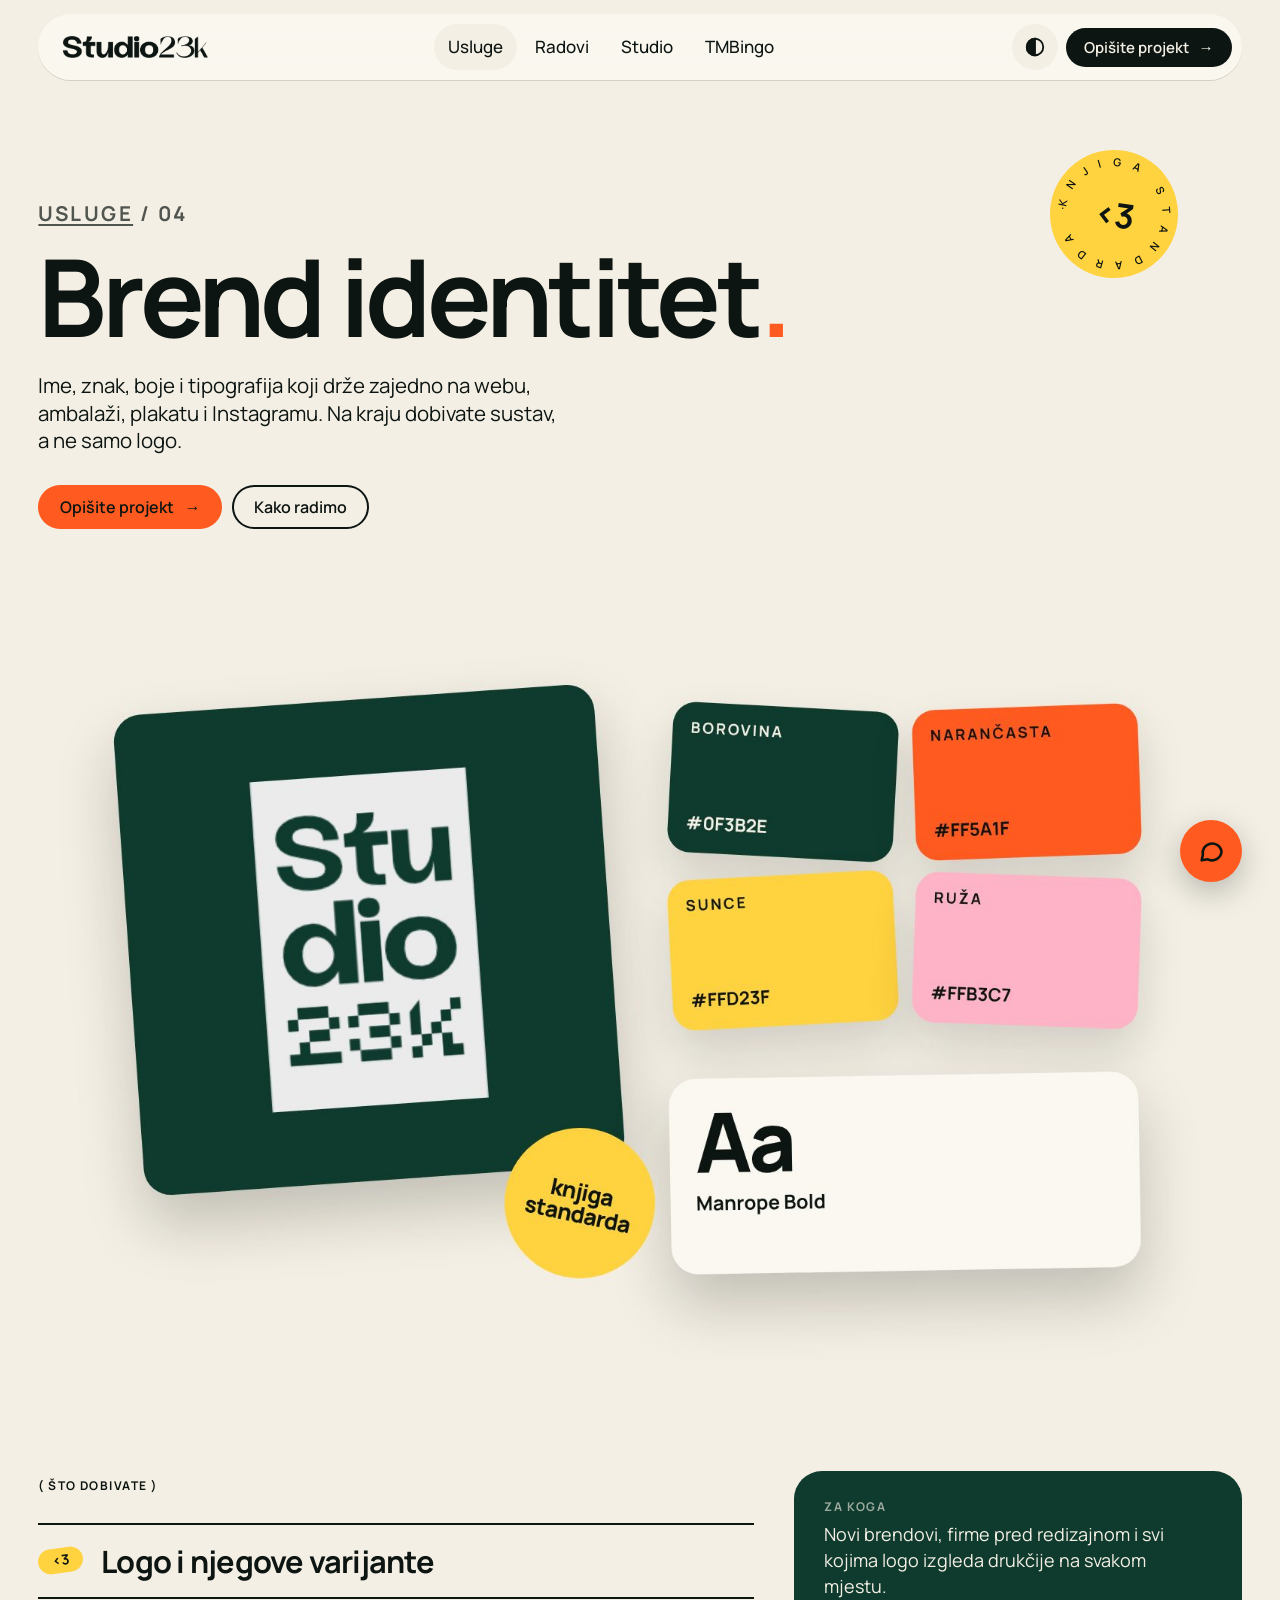
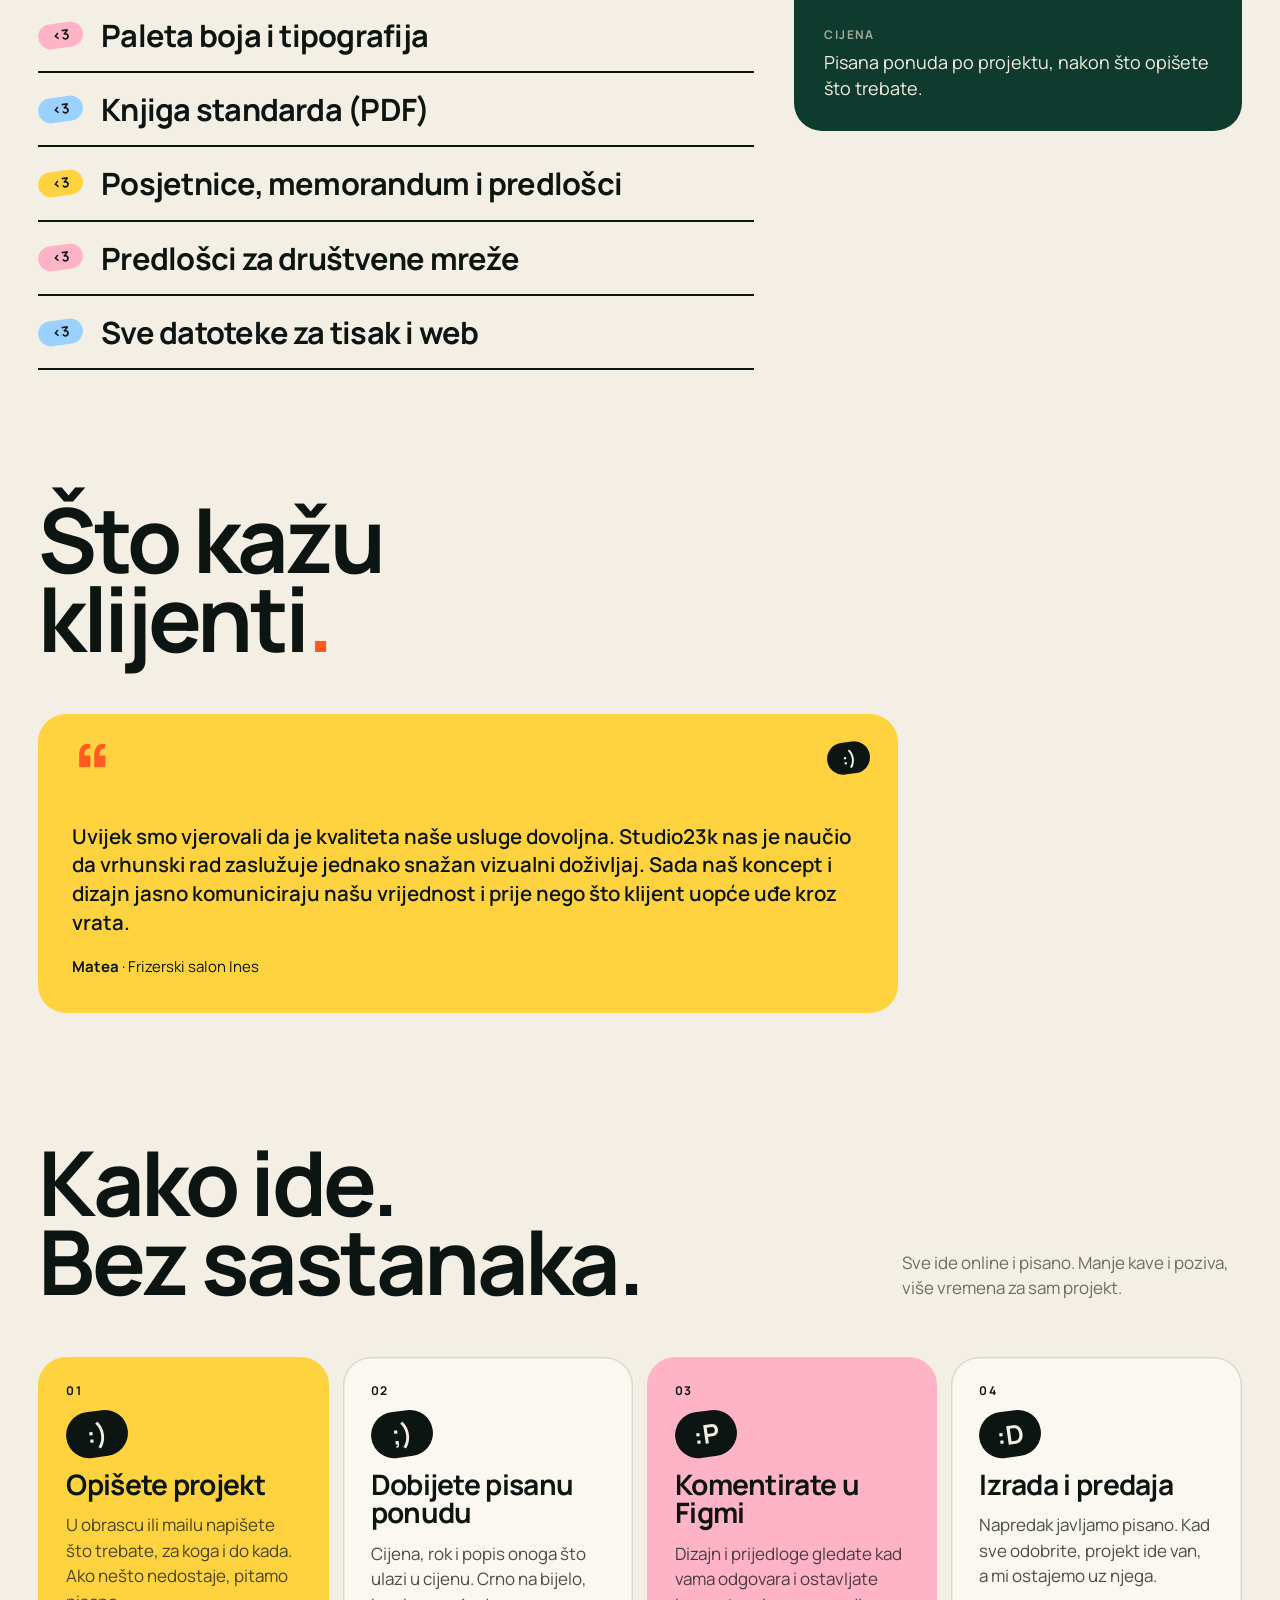
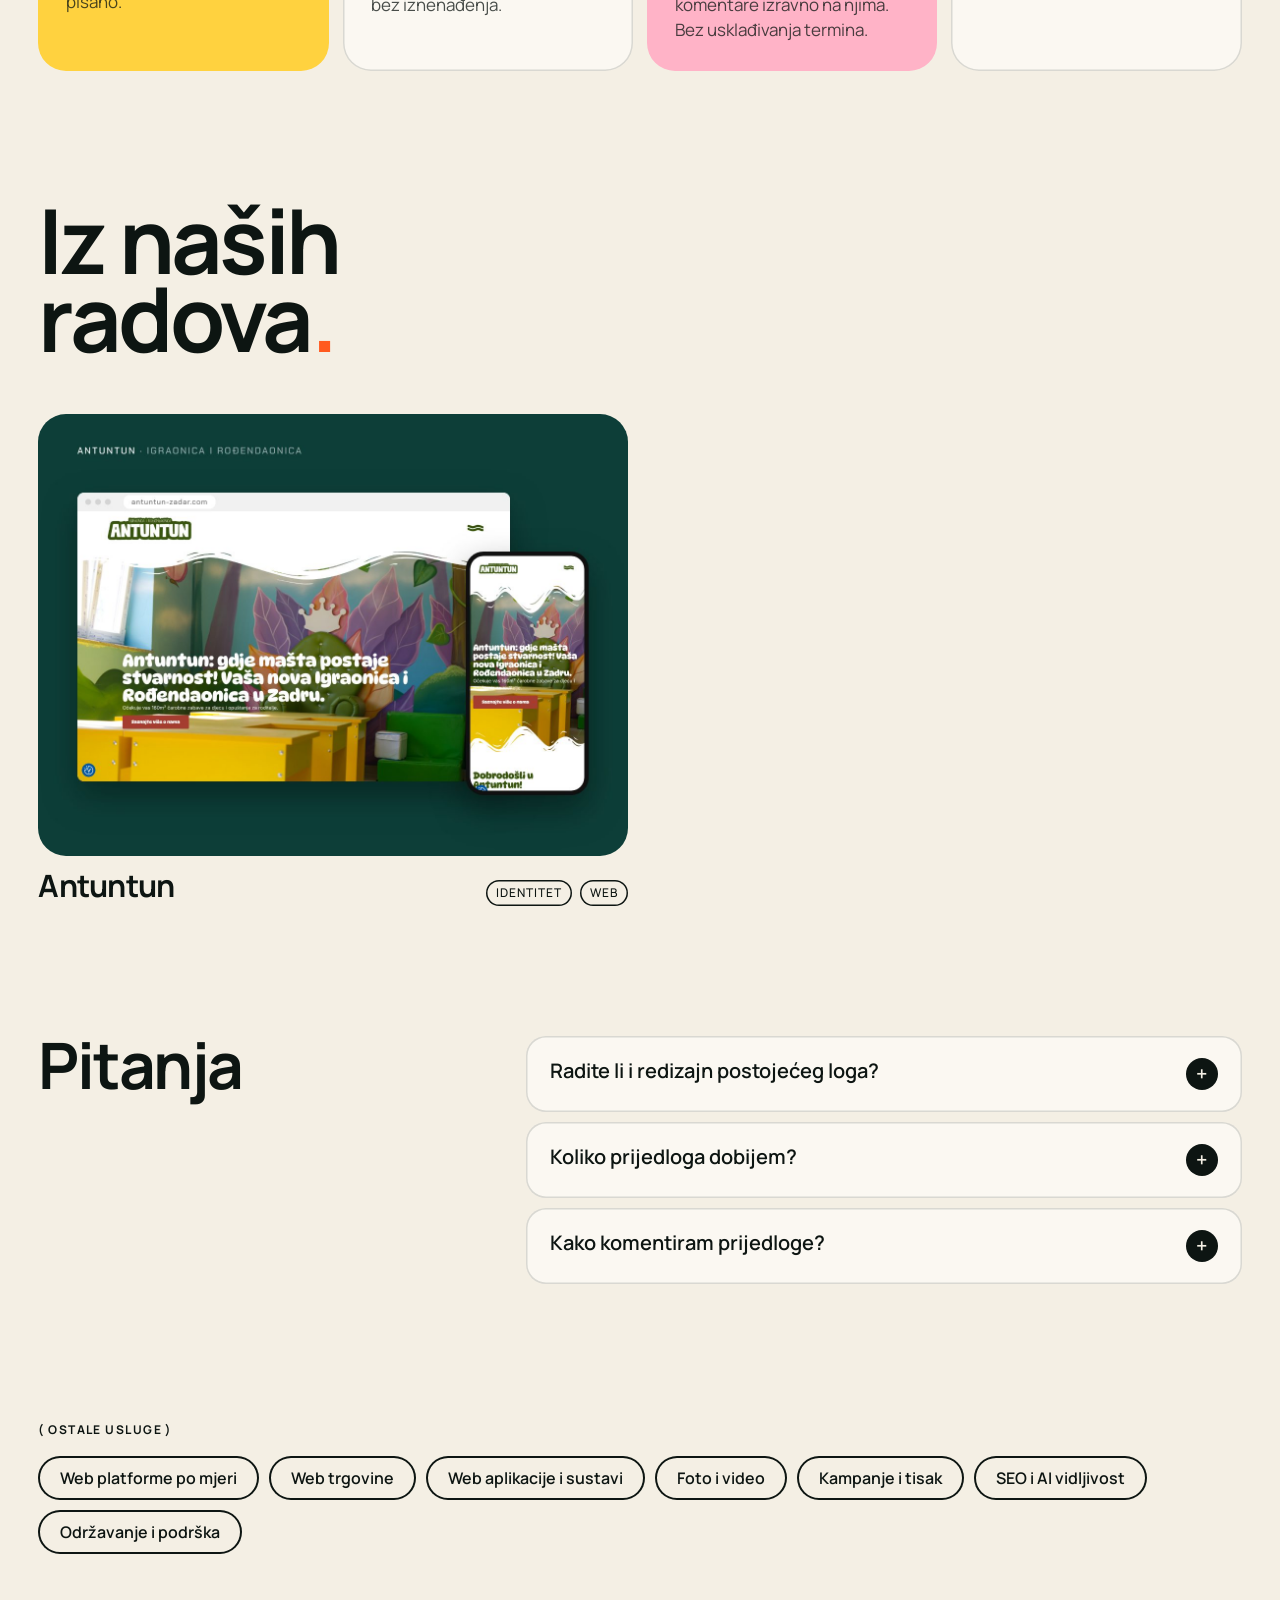
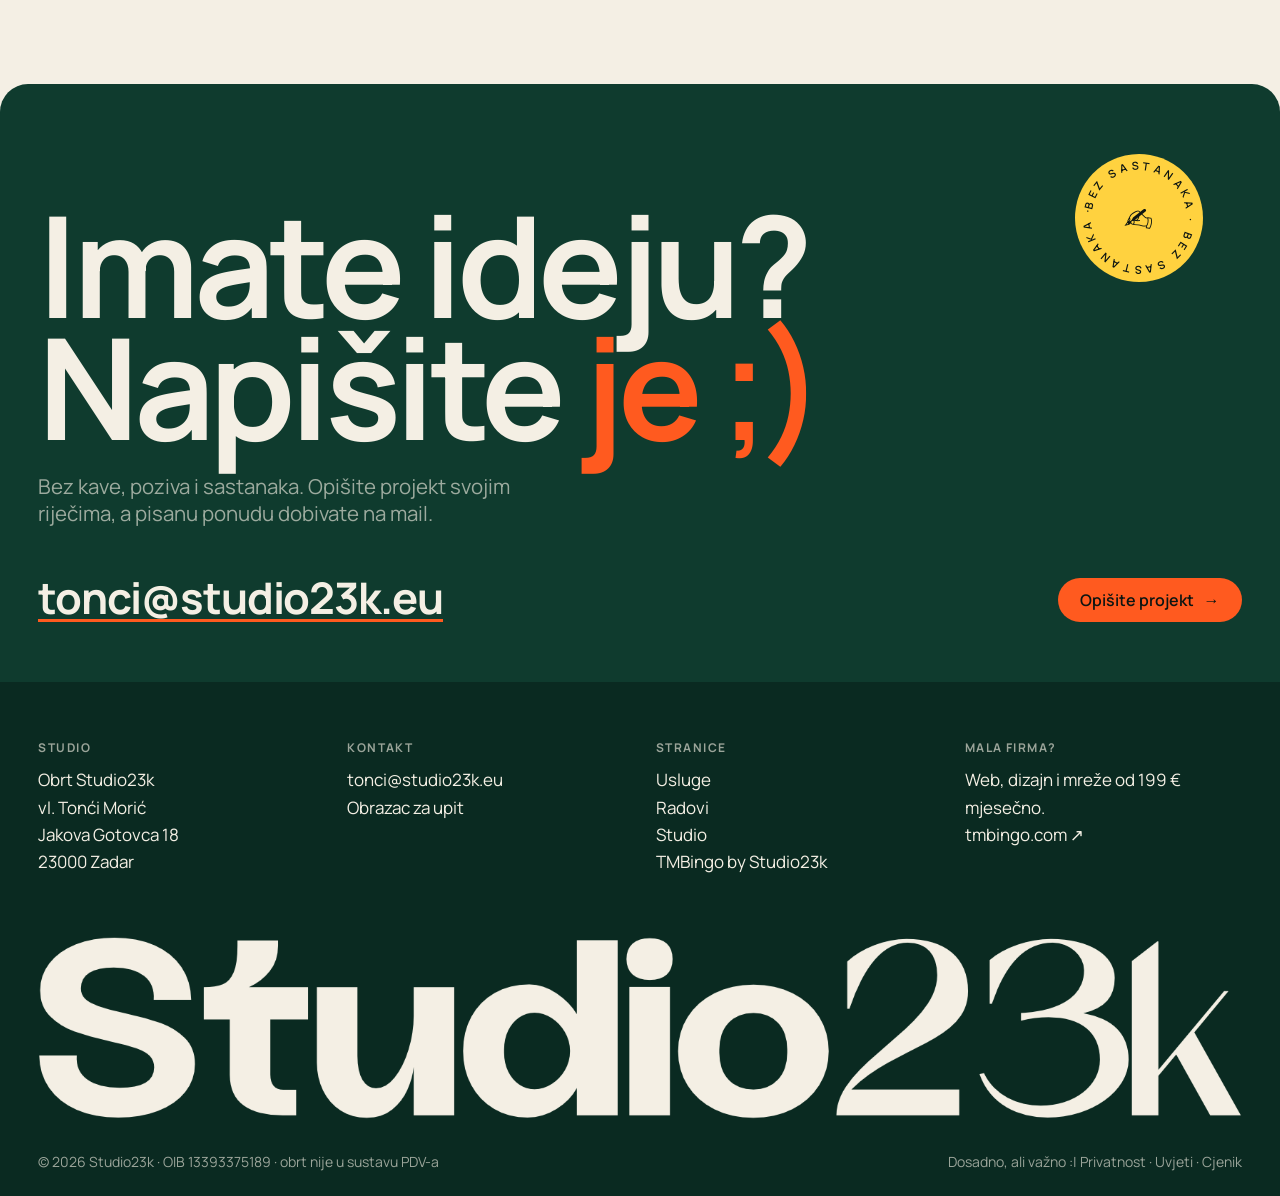
<file: usluge/brend-identitet/index.html>
<!doctype html>
<html lang="hr">
<head>
<meta charset="utf-8">
<meta name="viewport" content="width=device-width, initial-scale=1, viewport-fit=cover">
<title>Brend identitet i dizajn loga, Zadar · Studio23k</title>
<meta name="description" content="Logo, boje, tipografija i knjiga standarda: brend identitet koji jednako radi na webu, u tisku i na mrežama. Studio23k iz Zadra.">
<meta name="theme-color" content="#f4efe4">
<link rel="canonical" href="https://www.studio23k.eu/usluge/brend-identitet/">
<meta property="og:type" content="website">
<meta property="og:locale" content="hr_HR">
<meta property="og:site_name" content="Studio23k">
<meta property="og:url" content="https://www.studio23k.eu/usluge/brend-identitet/">
<meta property="og:title" content="Brend identitet i dizajn loga, Zadar · Studio23k">
<meta property="og:description" content="Logo, boje, tipografija i knjiga standarda: brend identitet koji jednako radi na webu, u tisku i na mrežama. Studio23k iz Zadra.">
<meta property="og:image" content="https://www.studio23k.eu/assets/og-image.jpg">
<meta name="twitter:card" content="summary_large_image">
<link rel="icon" type="image/png" href="/assets/favicon.png">
<link rel="apple-touch-icon" href="/assets/apple-touch-icon.png">
<link rel="stylesheet" href="/assets/fonts/fonts.css">
<link rel="stylesheet" href="/assets/studio.css?v=10">
<script>(function(){var d=document.documentElement;try{var s=localStorage.getItem('s23k-tema');if(s)d.dataset.theme=s;if(sessionStorage.getItem('s23k-pre'))d.classList.add('no-pre');sessionStorage.setItem('s23k-pre','1')}catch(e){}})();</script>
<script type="application/ld+json">
[
 {
  "@context": "https://schema.org",
  "@type": "ProfessionalService",
  "@id": "https://www.studio23k.eu/#studio",
  "name": "Studio23k",
  "slogan": "Mi prodajemo ideje. Usluge su samo alat.",
  "description": "Kreativni i digitalni studio iz Zadra za veće projekte: web platforme i trgovine po mjeri, web aplikacije, brend identitet, foto i video te kampanje. Paket za male firme je TMBingo by Studio23k.",
  "url": "https://www.studio23k.eu/",
  "logo": "https://www.studio23k.eu/assets/apple-touch-icon.png",
  "image": "https://www.studio23k.eu/assets/og-image.jpg",
  "email": "tonci@studio23k.eu",
  "telephone": "+385 92 405 0600",
  "taxID": "13393375189",
  "address": {
   "@type": "PostalAddress",
   "streetAddress": "Jakova Gotovca 18",
   "postalCode": "23000",
   "addressLocality": "Zadar",
   "addressRegion": "Zadarska županija",
   "addressCountry": "HR"
  },
  "areaServed": [
   {
    "@type": "City",
    "name": "Zadar"
   },
   {
    "@type": "Country",
    "name": "Hrvatska"
   }
  ],
  "founder": {
   "@type": "Person",
   "name": "Tonći Morić",
   "jobTitle": "Dizajner i programer"
  },
  "subOrganization": {
   "@type": "ProfessionalService",
   "@id": "https://tmbingo.com/#posao",
   "name": "TMBingo",
   "url": "https://tmbingo.com/"
  },
  "knowsAbout": [
   "izrada web stranica",
   "web trgovine",
   "web aplikacije",
   "brend identitet",
   "grafički dizajn",
   "fotografija proizvoda",
   "video produkcija",
   "SEO",
   "održavanje web stranica"
  ]
 },
 {
  "@context": "https://schema.org",
  "@type": "Service",
  "name": "Brend identitet",
  "serviceType": "Brend identitet",
  "description": "Logo, boje, tipografija i knjiga standarda: brend identitet koji jednako radi na webu, u tisku i na mrežama. Studio23k iz Zadra.",
  "url": "https://www.studio23k.eu/usluge/brend-identitet/",
  "image": "https://www.studio23k.eu/assets/usluge/brend-identitet.jpg",
  "provider": {
   "@id": "https://www.studio23k.eu/#studio"
  },
  "areaServed": [
   {
    "@type": "City",
    "name": "Zadar"
   },
   {
    "@type": "Country",
    "name": "Hrvatska"
   }
  ]
 },
 {
  "@context": "https://schema.org",
  "@type": "FAQPage",
  "mainEntity": [
   {
    "@type": "Question",
    "name": "Radite li i redizajn postojećeg loga?",
    "acceptedAnswer": {
     "@type": "Answer",
     "text": "Da. Ponekad je dovoljno osvježiti znak i složiti pravila, a ponekad treba krenuti ispočetka. To pišemo u ponudi."
    }
   },
   {
    "@type": "Question",
    "name": "Koliko prijedloga dobijem?",
    "acceptedAnswer": {
     "@type": "Answer",
     "text": "Broj prijedloga i krugova izmjena piše u ponudi, tako da unaprijed znate što ulazi u cijenu."
    }
   },
   {
    "@type": "Question",
    "name": "Kako komentiram prijedloge?",
    "acceptedAnswer": {
     "@type": "Answer",
     "text": "Izravno u Figmi ili mailom, kad vam odgovara. Sve ostaje zapisano."
    }
   }
  ]
 },
 {
  "@context": "https://schema.org",
  "@type": "BreadcrumbList",
  "itemListElement": [
   {
    "@type": "ListItem",
    "position": 1,
    "name": "Studio23k",
    "item": "https://www.studio23k.eu/"
   },
   {
    "@type": "ListItem",
    "position": 2,
    "name": "Usluge",
    "item": "https://www.studio23k.eu/usluge/"
   },
   {
    "@type": "ListItem",
    "position": 3,
    "name": "Brend identitet",
    "item": "https://www.studio23k.eu/usluge/brend-identitet/"
   }
  ]
 }
]
</script>
</head>
<body>
<div class="pre" id="pre" aria-hidden="true"><i></i><b><span class="lg"></span></b><i></i></div>
<div class="cur" aria-hidden="true"></div>
<header class="nav">
  <a class="logo" href="/" aria-label="Studio23k, naslovna"><span class="lg"></span></a>
  <nav aria-label="Glavna navigacija"><ul><li><a href="/usluge/" aria-current="page">Usluge</a></li><li><a href="/radovi/">Radovi</a></li><li><a href="/#studio">Studio</a></li><li><a href="/tmbingo/" class="tmb">TMBingo</a></li></ul></nav>
  <div class="end">
    <button class="theme" type="button" id="theme" aria-label="Svijetla ili tamna tema" title="Svijetla / tamna tema"><svg viewBox="0 0 24 24" fill="none" stroke="currentColor" stroke-width="2"><circle cx="12" cy="12" r="9"/><path d="M12 3a9 9 0 0 0 0 18z" fill="currentColor"/></svg></button>
    <a class="pill" href="/upit/">Opišite projekt <span class="ar">→</span></a>
    <button class="burger open-menu" type="button" aria-label="Otvori izbornik"><span><i></i><i></i></span></button>
  </div>
</header>
<div class="menu" id="menu" aria-hidden="true">
  <div class="row"><a class="logo" href="/" aria-label="Studio23k, naslovna"><span class="lg"></span></a><button class="close" type="button" id="closeMenu">Zatvori</button></div>
  <nav class="links" aria-label="Izbornik"><a href="/usluge/">Usluge</a><a href="/radovi/">Radovi</a><a href="/#studio">Studio</a><a href="/tmbingo/" class="tmb">TMBingo</a><a href="/upit/">Upit</a></nav>
  <div class="row tag"><span>tonci@studio23k.eu</span><span class="dim">Zadar</span></div>
</div>

<main>
<section class="phead uhead">
  <div class="stk round s8" style="rotate:8deg" aria-hidden="true"><svg viewBox="0 0 128 128"><defs><path id="cs8" d="M64,64 m-48,0 a48,48 0 1,1 96,0 a48,48 0 1,1 -96,0"/></defs><text><textPath href="#cs8" textLength="301" lengthAdjust="spacing">knjiga standarda · </textPath></text></svg><b>&lt;3</b></div>
  <p class="crumb tag"><a href="/usluge/">Usluge</a> / 04</p>
  <h1>Brend identitet<span class="o">.</span></h1>
  <p>Ime, znak, boje i tipografija koji drže zajedno na webu, ambalaži, plakatu i Instagramu. Na kraju dobivate sustav, a ne samo logo.</p>
  <div class="acts"><a class="pill o" href="/upit/?usluga=brend-identitet">Opišite projekt <span class="ar">→</span></a><a class="pill line" href="#proces">Kako radimo</a></div>
</section>
<figure class="uimg rv"><img src="/assets/usluge/brend-identitet.jpg" alt="Ilustracija: znak 23k, paleta boja i tipografija iz knjige standarda" width="1600" height="1000" fetchpriority="high"></figure>
<section class="ugrid">
  <div class="rv"><span class="tag">( Što dobivate )</span><ul class="dob"><li><span class="emo" aria-hidden="true">&lt;3</span><span>Logo i njegove varijante</span></li><li><span class="emo" aria-hidden="true">&lt;3</span><span>Paleta boja i tipografija</span></li><li><span class="emo" aria-hidden="true">&lt;3</span><span>Knjiga standarda (PDF)</span></li><li><span class="emo" aria-hidden="true">&lt;3</span><span>Posjetnice, memorandum i predlošci</span></li><li><span class="emo" aria-hidden="true">&lt;3</span><span>Predlošci za društvene mreže</span></li><li><span class="emo" aria-hidden="true">&lt;3</span><span>Sve datoteke za tisak i web</span></li></ul></div>
  <aside class="za rv"><span class="tag">Za koga</span><p>Novi brendovi, firme pred redizajnom i svi kojima logo izgleda drukčije na svakom mjestu.</p><span class="tag" style="margin-top:22px">Cijena</span><p>Pisana ponuda po projektu, nakon što opišete što trebate.</p></aside>
</section>
<section class="revs">
  <div class="sec-h"><h2 class="rv">Što kažu<br>klijenti<span class="o">.</span></h2></div>
  <div class="rg"><figure class="rev rv"><span class="q" aria-hidden="true">“</span><span class="emo" aria-hidden="true">:)</span><blockquote><p>Uvijek smo vjerovali da je kvaliteta naše usluge dovoljna. Studio23k nas je naučio da vrhunski rad zaslužuje jednako snažan vizualni doživljaj. Sada naš koncept i dizajn jasno komuniciraju našu vrijednost i prije nego što klijent uopće uđe kroz vrata.</p></blockquote><figcaption><b>Matea</b> · Frizerski salon Ines</figcaption></figure></div>
</section>
<section class="steps" id="proces">
  <div class="sec-h"><h2 class="rv">Kako ide.<br>Bez sastanaka.</h2><p class="rv">Sve ide online i pisano. Manje kave i poziva, više vremena za sam projekt.</p></div>
  <ol><li class="rv"><span class="tag">01</span><span class="emo big" aria-hidden="true">:)</span><h3>Opišete projekt</h3><p>U obrascu ili mailu napišete što trebate, za koga i do kada. Ako nešto nedostaje, pitamo pisano.</p></li><li class="rv"><span class="tag">02</span><span class="emo big" aria-hidden="true">;)</span><h3>Dobijete pisanu ponudu</h3><p>Cijena, rok i popis onoga što ulazi u cijenu. Crno na bijelo, bez iznenađenja.</p></li><li class="rv"><span class="tag">03</span><span class="emo big" aria-hidden="true">:P</span><h3>Komentirate u Figmi</h3><p>Dizajn i prijedloge gledate kad vama odgovara i ostavljate komentare izravno na njima. Bez usklađivanja termina.</p></li><li class="rv"><span class="tag">04</span><span class="emo big" aria-hidden="true">:D</span><h3>Izrada i predaja</h3><p>Napredak javljamo pisano. Kad sve odobrite, projekt ide van, a mi ostajemo uz njega.</p></li></ol>
</section>
<section class="work" style="padding-top:0">
  <div class="sec-h"><h2 class="rv">Iz naših<br>radova<span class="o">.</span></h2><p class="rv">Klik vodi na stvarnu stranicu.</p></div>
  <ul class="grid2"><li class="rv" data-cat="identitet web"><a href="https://antuntun-zadar.com/" target="_blank" rel="noopener" data-cur="Pogledaj"><span class="thumb"><img src="/assets/radovi/antuntun.jpg" alt="Web stranica Antuntun na laptopu i mobitelu" width="1200" height="900" loading="lazy"><span class="go">↗</span></span><span class="cap"><h3>Antuntun</h3><span class="chips"><span>Identitet</span><span>Web</span></span></span></a></li></ul>
</section>
<section class="faq">
  <h2 class="rv">Pitanja</h2>
  <div class="rv">
    <details><summary>Radite li i redizajn postojećeg loga?</summary><p>Da. Ponekad je dovoljno osvježiti znak i složiti pravila, a ponekad treba krenuti ispočetka. To pišemo u ponudi.</p></details>
    <details><summary>Koliko prijedloga dobijem?</summary><p>Broj prijedloga i krugova izmjena piše u ponudi, tako da unaprijed znate što ulazi u cijenu.</p></details>
    <details><summary>Kako komentiram prijedloge?</summary><p>Izravno u Figmi ili mailom, kad vam odgovara. Sve ostaje zapisano.</p></details>
  </div>
</section>
<section class="ost"><span class="tag">( Ostale usluge )</span><div><a class="pill line" href="/usluge/web-platforme/">Web platforme po mjeri</a><a class="pill line" href="/usluge/web-trgovine/">Web trgovine</a><a class="pill line" href="/usluge/web-aplikacije/">Web aplikacije i sustavi</a><a class="pill line" href="/usluge/foto-video/">Foto i video</a><a class="pill line" href="/usluge/kampanje-tisak/">Kampanje i tisak</a><a class="pill line" href="/usluge/seo-ai-vidljivost/">SEO i AI vidljivost</a><a class="pill line" href="/usluge/odrzavanje/">Održavanje i podrška</a></div></section>
</main>
<section class="cta" id="kontakt">
  <div class="stk round s9" style="rotate:10deg" aria-hidden="true"><svg viewBox="0 0 128 128"><defs><path id="cs9" d="M64,64 m-48,0 a48,48 0 1,1 96,0 a48,48 0 1,1 -96,0"/></defs><text><textPath href="#cs9" textLength="301" lengthAdjust="spacing">bez sastanaka · bez sastanaka · </textPath></text></svg><b>✍</b></div>
  <h2 class="rv">Imate ideju?<br>Napišite <span class="o">je ;)</span></h2>
  <p class="lead rv">Bez kave, poziva i sastanaka. Opišite projekt svojim riječima, a pisanu ponudu dobivate na mail.</p>
  <div class="row rv">
    <a class="mail" href="mailto:tonci@studio23k.eu?subject=Upit%20za%20projekt" data-cur="Pišite">tonci@studio23k.eu</a>
    <div style="display:flex;gap:10px;flex-wrap:wrap"><a class="pill o" href="/upit/">Opišite projekt <span class="ar">→</span></a></div>
  </div>
</section>
<footer class="ft">
  <div><span class="tag">Studio</span><p>Obrt Studio23k<br>vl. Tonći Morić<br>Jakova Gotovca 18<br>23000 Zadar</p></div>
  <div><span class="tag">Kontakt</span><p><a href="mailto:tonci@studio23k.eu">tonci@studio23k.eu</a><br><a href="/upit/">Obrazac za upit</a></p></div>
  <div><span class="tag">Stranice</span><ul><li><a href="/usluge/">Usluge</a></li><li><a href="/radovi/">Radovi</a></li><li><a href="/#studio">Studio</a></li><li><a class="g" href="/tmbingo/">TMBingo by Studio23k</a></li></ul></div>
  <div><span class="tag">Mala firma?</span><p>Web, dizajn i mreže od 199 € mjesečno.<br><a class="g" href="https://tmbingo.com/" target="_blank" rel="noopener">tmbingo.com ↗</a></p></div>
  <p class="big" aria-hidden="true"><span class="lg"></span></p>
  <div class="bottom"><span>© 2026 Studio23k · OIB 13393375189 · obrt nije u sustavu PDV-a</span><span>Dosadno, ali važno :| <a href="https://tmbingo.com/privatnost.html">Privatnost</a> · <a href="https://tmbingo.com/uvjeti.html">Uvjeti</a> · <a href="https://tmbingo.com/cjenik/">Cjenik</a></span></div>
</footer>

<div class="chat" id="chat">
  <div class="win" role="dialog" aria-label="Poruka Studio23k">
    <div class="top"><i></i><b>Studio23k</b><span class="dim">· Zadar</span></div>
    <div class="msgs"><p class="msg">Bok! :)</p><p class="msg">Imate projekt na umu ili vam treba nešto manje za firmu? Napišite, odgovaramo pisano.</p></div>
    <div class="opts"><a href="/upit/">Opisat ću projekt</a><a class="g" href="/tmbingo/">Mala sam firma</a><a href="mailto:tonci@studio23k.eu?subject=Upit%20za%20projekt">Pišem mail</a></div>
  </div>
  <button class="btn" type="button" aria-label="Otvori poruke" aria-expanded="false"><svg viewBox="0 0 24 24" fill="none" stroke="currentColor" stroke-width="2.2" stroke-linecap="round" stroke-linejoin="round"><path d="M21 12a8 8 0 0 1-11.6 7.1L4 20l1-4.6A8 8 0 1 1 21 12z"/></svg></button>
</div>

<script src="/assets/js/lenis.min.js"></script>
<script src="/assets/js/studio.js?v=5" defer></script>
</body>
</html>
</file>
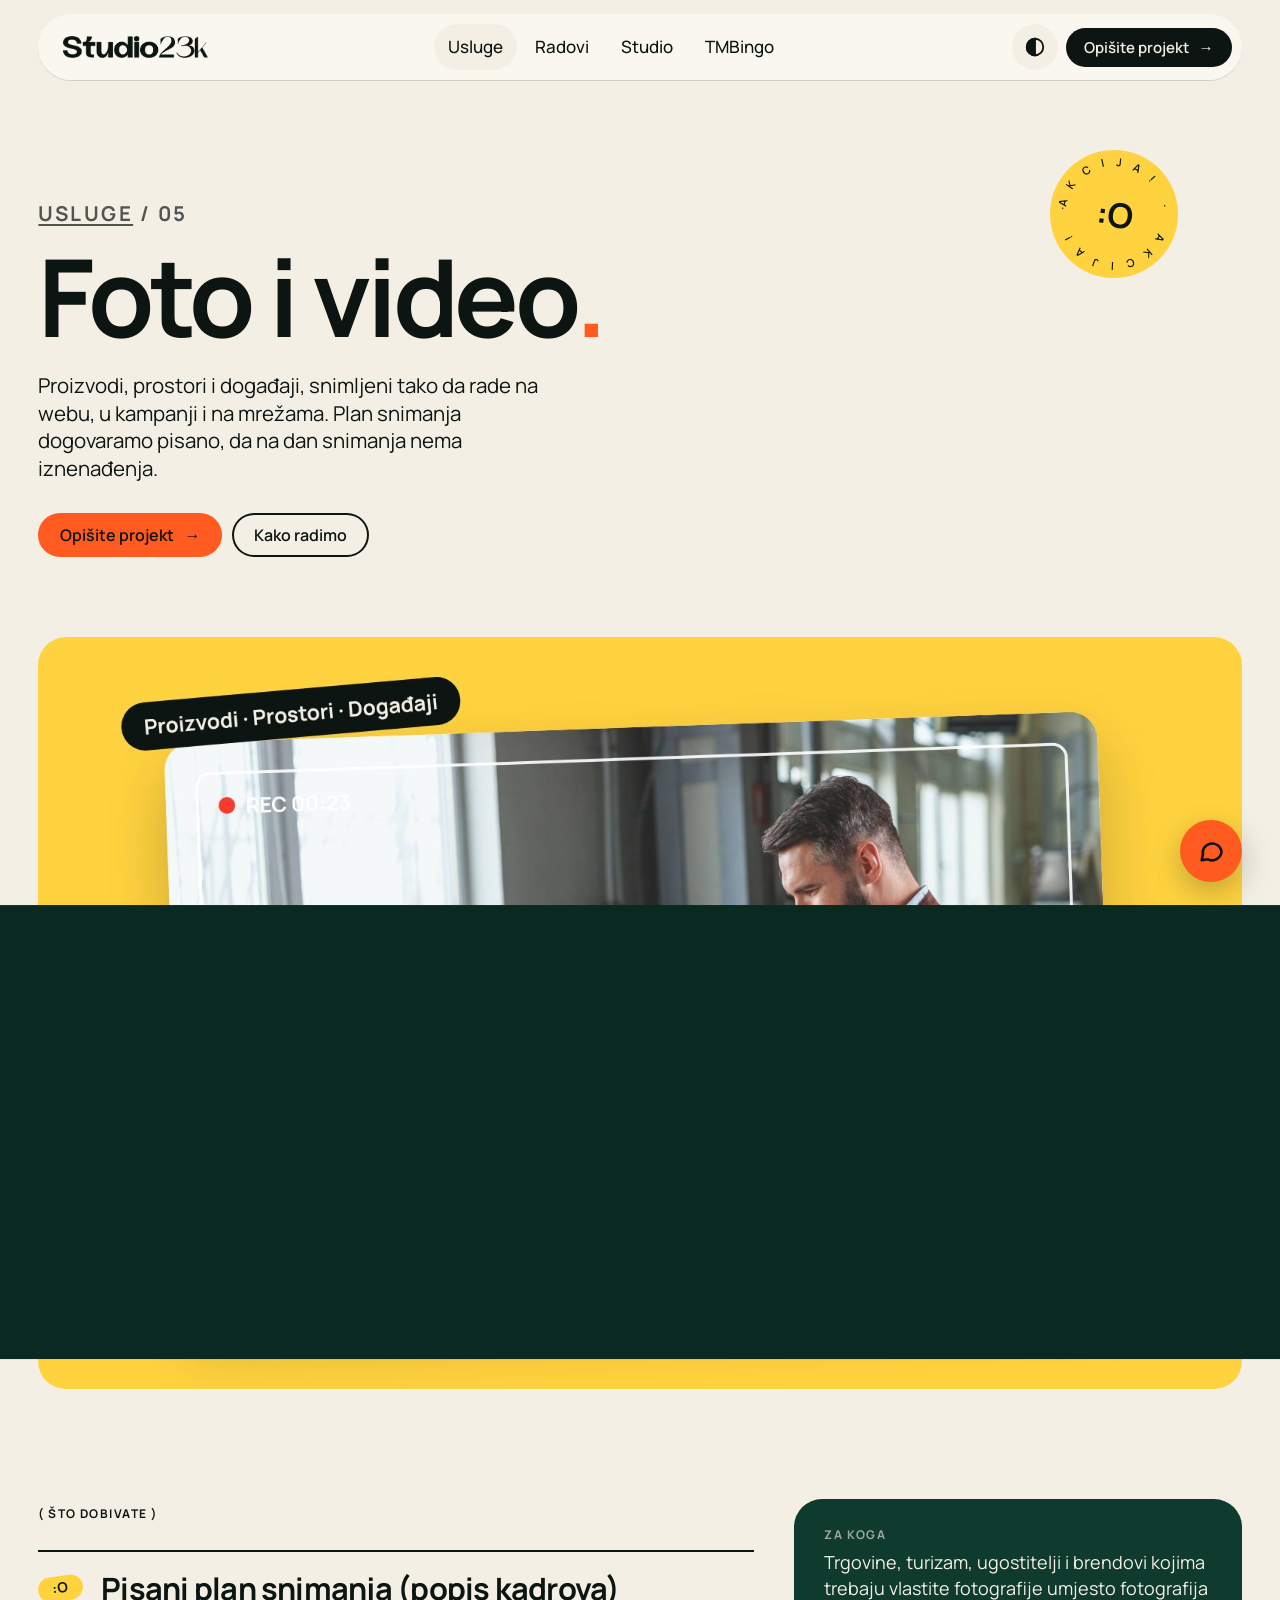
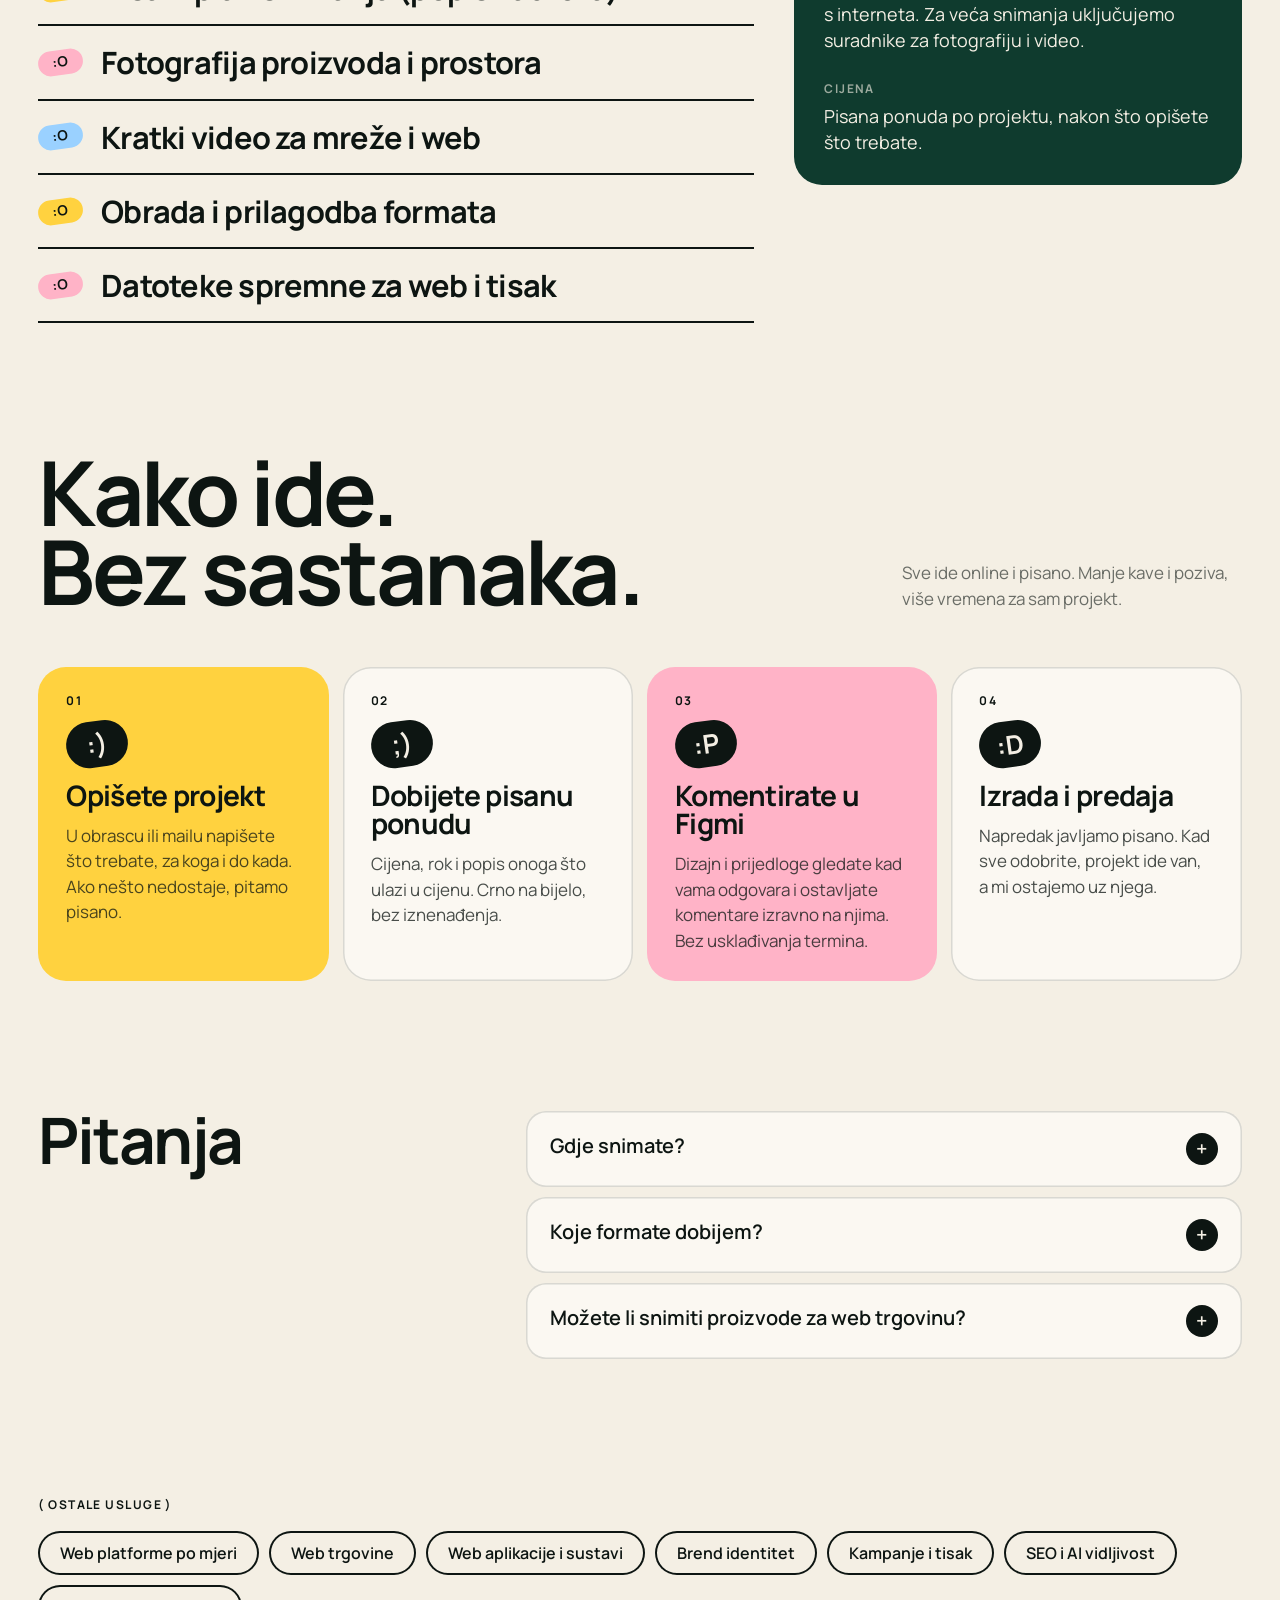
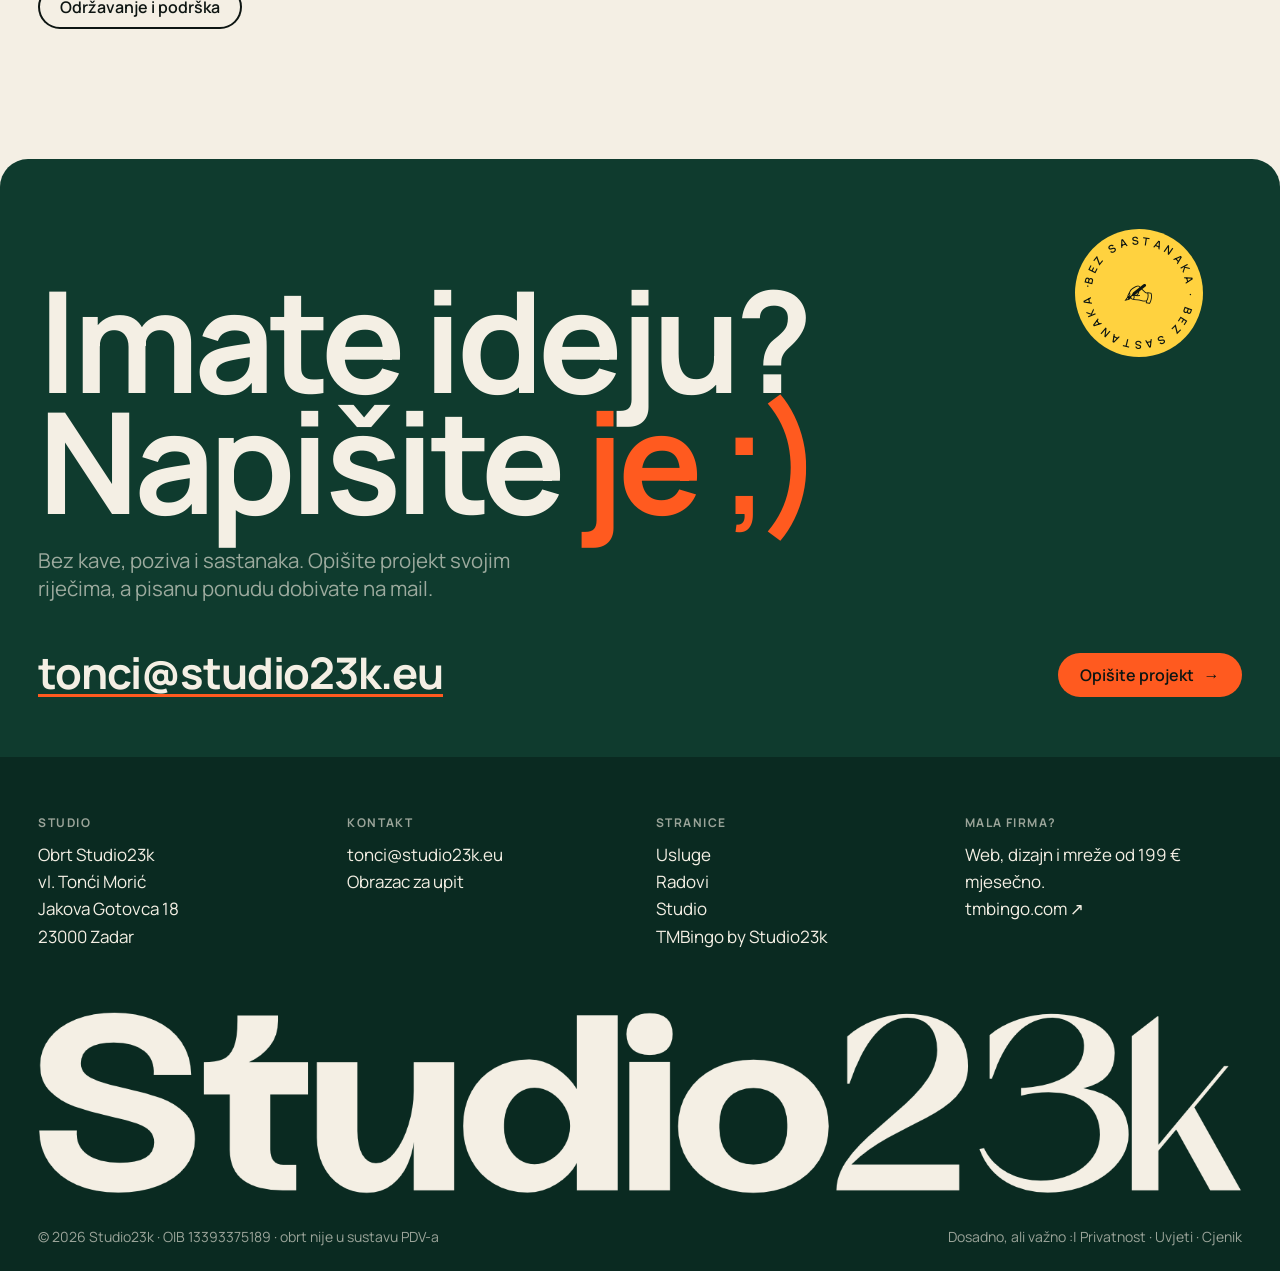
<file: usluge/foto-video/index.html>
<!doctype html>
<html lang="hr">
<head>
<meta charset="utf-8">
<meta name="viewport" content="width=device-width, initial-scale=1, viewport-fit=cover">
<title>Fotografija proizvoda i video produkcija, Zadar · Studio23k</title>
<meta name="description" content="Fotografija i video proizvoda, prostora i događaja za web, kampanje i društvene mreže. Studio23k iz Zadra.">
<meta name="theme-color" content="#f4efe4">
<link rel="canonical" href="https://www.studio23k.eu/usluge/foto-video/">
<meta property="og:type" content="website">
<meta property="og:locale" content="hr_HR">
<meta property="og:site_name" content="Studio23k">
<meta property="og:url" content="https://www.studio23k.eu/usluge/foto-video/">
<meta property="og:title" content="Fotografija proizvoda i video produkcija, Zadar · Studio23k">
<meta property="og:description" content="Fotografija i video proizvoda, prostora i događaja za web, kampanje i društvene mreže. Studio23k iz Zadra.">
<meta property="og:image" content="https://www.studio23k.eu/assets/og-image.jpg">
<meta name="twitter:card" content="summary_large_image">
<link rel="icon" type="image/png" href="/assets/favicon.png">
<link rel="apple-touch-icon" href="/assets/apple-touch-icon.png">
<link rel="stylesheet" href="/assets/fonts/fonts.css">
<link rel="stylesheet" href="/assets/studio.css?v=10">
<script>(function(){var d=document.documentElement;try{var s=localStorage.getItem('s23k-tema');if(s)d.dataset.theme=s;if(sessionStorage.getItem('s23k-pre'))d.classList.add('no-pre');sessionStorage.setItem('s23k-pre','1')}catch(e){}})();</script>
<script type="application/ld+json">
[
 {
  "@context": "https://schema.org",
  "@type": "ProfessionalService",
  "@id": "https://www.studio23k.eu/#studio",
  "name": "Studio23k",
  "slogan": "Mi prodajemo ideje. Usluge su samo alat.",
  "description": "Kreativni i digitalni studio iz Zadra za veće projekte: web platforme i trgovine po mjeri, web aplikacije, brend identitet, foto i video te kampanje. Paket za male firme je TMBingo by Studio23k.",
  "url": "https://www.studio23k.eu/",
  "logo": "https://www.studio23k.eu/assets/apple-touch-icon.png",
  "image": "https://www.studio23k.eu/assets/og-image.jpg",
  "email": "tonci@studio23k.eu",
  "telephone": "+385 92 405 0600",
  "taxID": "13393375189",
  "address": {
   "@type": "PostalAddress",
   "streetAddress": "Jakova Gotovca 18",
   "postalCode": "23000",
   "addressLocality": "Zadar",
   "addressRegion": "Zadarska županija",
   "addressCountry": "HR"
  },
  "areaServed": [
   {
    "@type": "City",
    "name": "Zadar"
   },
   {
    "@type": "Country",
    "name": "Hrvatska"
   }
  ],
  "founder": {
   "@type": "Person",
   "name": "Tonći Morić",
   "jobTitle": "Dizajner i programer"
  },
  "subOrganization": {
   "@type": "ProfessionalService",
   "@id": "https://tmbingo.com/#posao",
   "name": "TMBingo",
   "url": "https://tmbingo.com/"
  },
  "knowsAbout": [
   "izrada web stranica",
   "web trgovine",
   "web aplikacije",
   "brend identitet",
   "grafički dizajn",
   "fotografija proizvoda",
   "video produkcija",
   "SEO",
   "održavanje web stranica"
  ]
 },
 {
  "@context": "https://schema.org",
  "@type": "Service",
  "name": "Foto i video",
  "serviceType": "Foto i video",
  "description": "Fotografija i video proizvoda, prostora i događaja za web, kampanje i društvene mreže. Studio23k iz Zadra.",
  "url": "https://www.studio23k.eu/usluge/foto-video/",
  "image": "https://www.studio23k.eu/assets/usluge/foto-video.jpg",
  "provider": {
   "@id": "https://www.studio23k.eu/#studio"
  },
  "areaServed": [
   {
    "@type": "City",
    "name": "Zadar"
   },
   {
    "@type": "Country",
    "name": "Hrvatska"
   }
  ]
 },
 {
  "@context": "https://schema.org",
  "@type": "FAQPage",
  "mainEntity": [
   {
    "@type": "Question",
    "name": "Gdje snimate?",
    "acceptedAnswer": {
     "@type": "Answer",
     "text": "Kod vas, na lokaciji ili u prostoru koji dogovorimo. Detalji idu u pisani plan snimanja."
    }
   },
   {
    "@type": "Question",
    "name": "Koje formate dobijem?",
    "acceptedAnswer": {
     "@type": "Answer",
     "text": "Formate prilagođene mjestu gdje ćete ih koristiti: web, tisak, Instagram, TikTok ili oglasi."
    }
   },
   {
    "@type": "Question",
    "name": "Možete li snimiti proizvode za web trgovinu?",
    "acceptedAnswer": {
     "@type": "Answer",
     "text": "Da, i to je često dio projekta web trgovine."
    }
   }
  ]
 },
 {
  "@context": "https://schema.org",
  "@type": "BreadcrumbList",
  "itemListElement": [
   {
    "@type": "ListItem",
    "position": 1,
    "name": "Studio23k",
    "item": "https://www.studio23k.eu/"
   },
   {
    "@type": "ListItem",
    "position": 2,
    "name": "Usluge",
    "item": "https://www.studio23k.eu/usluge/"
   },
   {
    "@type": "ListItem",
    "position": 3,
    "name": "Foto i video",
    "item": "https://www.studio23k.eu/usluge/foto-video/"
   }
  ]
 }
]
</script>
</head>
<body>
<div class="pre" id="pre" aria-hidden="true"><i></i><b><span class="lg"></span></b><i></i></div>
<div class="cur" aria-hidden="true"></div>
<header class="nav">
  <a class="logo" href="/" aria-label="Studio23k, naslovna"><span class="lg"></span></a>
  <nav aria-label="Glavna navigacija"><ul><li><a href="/usluge/" aria-current="page">Usluge</a></li><li><a href="/radovi/">Radovi</a></li><li><a href="/#studio">Studio</a></li><li><a href="/tmbingo/" class="tmb">TMBingo</a></li></ul></nav>
  <div class="end">
    <button class="theme" type="button" id="theme" aria-label="Svijetla ili tamna tema" title="Svijetla / tamna tema"><svg viewBox="0 0 24 24" fill="none" stroke="currentColor" stroke-width="2"><circle cx="12" cy="12" r="9"/><path d="M12 3a9 9 0 0 0 0 18z" fill="currentColor"/></svg></button>
    <a class="pill" href="/upit/">Opišite projekt <span class="ar">→</span></a>
    <button class="burger open-menu" type="button" aria-label="Otvori izbornik"><span><i></i><i></i></span></button>
  </div>
</header>
<div class="menu" id="menu" aria-hidden="true">
  <div class="row"><a class="logo" href="/" aria-label="Studio23k, naslovna"><span class="lg"></span></a><button class="close" type="button" id="closeMenu">Zatvori</button></div>
  <nav class="links" aria-label="Izbornik"><a href="/usluge/">Usluge</a><a href="/radovi/">Radovi</a><a href="/#studio">Studio</a><a href="/tmbingo/" class="tmb">TMBingo</a><a href="/upit/">Upit</a></nav>
  <div class="row tag"><span>tonci@studio23k.eu</span><span class="dim">Zadar</span></div>
</div>

<main>
<section class="phead uhead">
  <div class="stk round s8" style="rotate:8deg" aria-hidden="true"><svg viewBox="0 0 128 128"><defs><path id="cs8" d="M64,64 m-48,0 a48,48 0 1,1 96,0 a48,48 0 1,1 -96,0"/></defs><text><textPath href="#cs8" textLength="301" lengthAdjust="spacing">akcija! · akcija! · </textPath></text></svg><b>:O</b></div>
  <p class="crumb tag"><a href="/usluge/">Usluge</a> / 05</p>
  <h1>Foto i video<span class="o">.</span></h1>
  <p>Proizvodi, prostori i događaji, snimljeni tako da rade na webu, u kampanji i na mrežama. Plan snimanja dogovaramo pisano, da na dan snimanja nema iznenađenja.</p>
  <div class="acts"><a class="pill o" href="/upit/?usluga=foto-video">Opišite projekt <span class="ar">→</span></a><a class="pill line" href="#proces">Kako radimo</a></div>
</section>
<figure class="uimg rv"><img src="/assets/usluge/foto-video.jpg" alt="Ilustracija: tražilo kamere iznad majstora u radionici" width="1600" height="1000" fetchpriority="high"></figure>
<section class="ugrid">
  <div class="rv"><span class="tag">( Što dobivate )</span><ul class="dob"><li><span class="emo" aria-hidden="true">:O</span><span>Pisani plan snimanja (popis kadrova)</span></li><li><span class="emo" aria-hidden="true">:O</span><span>Fotografija proizvoda i prostora</span></li><li><span class="emo" aria-hidden="true">:O</span><span>Kratki video za mreže i web</span></li><li><span class="emo" aria-hidden="true">:O</span><span>Obrada i prilagodba formata</span></li><li><span class="emo" aria-hidden="true">:O</span><span>Datoteke spremne za web i tisak</span></li></ul></div>
  <aside class="za rv"><span class="tag">Za koga</span><p>Trgovine, turizam, ugostitelji i brendovi kojima trebaju vlastite fotografije umjesto fotografija s interneta. Za veća snimanja uključujemo suradnike za fotografiju i video.</p><span class="tag" style="margin-top:22px">Cijena</span><p>Pisana ponuda po projektu, nakon što opišete što trebate.</p></aside>
</section>

<section class="steps" id="proces">
  <div class="sec-h"><h2 class="rv">Kako ide.<br>Bez sastanaka.</h2><p class="rv">Sve ide online i pisano. Manje kave i poziva, više vremena za sam projekt.</p></div>
  <ol><li class="rv"><span class="tag">01</span><span class="emo big" aria-hidden="true">:)</span><h3>Opišete projekt</h3><p>U obrascu ili mailu napišete što trebate, za koga i do kada. Ako nešto nedostaje, pitamo pisano.</p></li><li class="rv"><span class="tag">02</span><span class="emo big" aria-hidden="true">;)</span><h3>Dobijete pisanu ponudu</h3><p>Cijena, rok i popis onoga što ulazi u cijenu. Crno na bijelo, bez iznenađenja.</p></li><li class="rv"><span class="tag">03</span><span class="emo big" aria-hidden="true">:P</span><h3>Komentirate u Figmi</h3><p>Dizajn i prijedloge gledate kad vama odgovara i ostavljate komentare izravno na njima. Bez usklađivanja termina.</p></li><li class="rv"><span class="tag">04</span><span class="emo big" aria-hidden="true">:D</span><h3>Izrada i predaja</h3><p>Napredak javljamo pisano. Kad sve odobrite, projekt ide van, a mi ostajemo uz njega.</p></li></ol>
</section>

<section class="faq">
  <h2 class="rv">Pitanja</h2>
  <div class="rv">
    <details><summary>Gdje snimate?</summary><p>Kod vas, na lokaciji ili u prostoru koji dogovorimo. Detalji idu u pisani plan snimanja.</p></details>
    <details><summary>Koje formate dobijem?</summary><p>Formate prilagođene mjestu gdje ćete ih koristiti: web, tisak, Instagram, TikTok ili oglasi.</p></details>
    <details><summary>Možete li snimiti proizvode za web trgovinu?</summary><p>Da, i to je često dio projekta <a href="/usluge/web-trgovine/">web trgovine</a>.</p></details>
  </div>
</section>
<section class="ost"><span class="tag">( Ostale usluge )</span><div><a class="pill line" href="/usluge/web-platforme/">Web platforme po mjeri</a><a class="pill line" href="/usluge/web-trgovine/">Web trgovine</a><a class="pill line" href="/usluge/web-aplikacije/">Web aplikacije i sustavi</a><a class="pill line" href="/usluge/brend-identitet/">Brend identitet</a><a class="pill line" href="/usluge/kampanje-tisak/">Kampanje i tisak</a><a class="pill line" href="/usluge/seo-ai-vidljivost/">SEO i AI vidljivost</a><a class="pill line" href="/usluge/odrzavanje/">Održavanje i podrška</a></div></section>
</main>
<section class="cta" id="kontakt">
  <div class="stk round s9" style="rotate:10deg" aria-hidden="true"><svg viewBox="0 0 128 128"><defs><path id="cs9" d="M64,64 m-48,0 a48,48 0 1,1 96,0 a48,48 0 1,1 -96,0"/></defs><text><textPath href="#cs9" textLength="301" lengthAdjust="spacing">bez sastanaka · bez sastanaka · </textPath></text></svg><b>✍</b></div>
  <h2 class="rv">Imate ideju?<br>Napišite <span class="o">je ;)</span></h2>
  <p class="lead rv">Bez kave, poziva i sastanaka. Opišite projekt svojim riječima, a pisanu ponudu dobivate na mail.</p>
  <div class="row rv">
    <a class="mail" href="mailto:tonci@studio23k.eu?subject=Upit%20za%20projekt" data-cur="Pišite">tonci@studio23k.eu</a>
    <div style="display:flex;gap:10px;flex-wrap:wrap"><a class="pill o" href="/upit/">Opišite projekt <span class="ar">→</span></a></div>
  </div>
</section>
<footer class="ft">
  <div><span class="tag">Studio</span><p>Obrt Studio23k<br>vl. Tonći Morić<br>Jakova Gotovca 18<br>23000 Zadar</p></div>
  <div><span class="tag">Kontakt</span><p><a href="mailto:tonci@studio23k.eu">tonci@studio23k.eu</a><br><a href="/upit/">Obrazac za upit</a></p></div>
  <div><span class="tag">Stranice</span><ul><li><a href="/usluge/">Usluge</a></li><li><a href="/radovi/">Radovi</a></li><li><a href="/#studio">Studio</a></li><li><a class="g" href="/tmbingo/">TMBingo by Studio23k</a></li></ul></div>
  <div><span class="tag">Mala firma?</span><p>Web, dizajn i mreže od 199 € mjesečno.<br><a class="g" href="https://tmbingo.com/" target="_blank" rel="noopener">tmbingo.com ↗</a></p></div>
  <p class="big" aria-hidden="true"><span class="lg"></span></p>
  <div class="bottom"><span>© 2026 Studio23k · OIB 13393375189 · obrt nije u sustavu PDV-a</span><span>Dosadno, ali važno :| <a href="https://tmbingo.com/privatnost.html">Privatnost</a> · <a href="https://tmbingo.com/uvjeti.html">Uvjeti</a> · <a href="https://tmbingo.com/cjenik/">Cjenik</a></span></div>
</footer>

<div class="chat" id="chat">
  <div class="win" role="dialog" aria-label="Poruka Studio23k">
    <div class="top"><i></i><b>Studio23k</b><span class="dim">· Zadar</span></div>
    <div class="msgs"><p class="msg">Bok! :)</p><p class="msg">Imate projekt na umu ili vam treba nešto manje za firmu? Napišite, odgovaramo pisano.</p></div>
    <div class="opts"><a href="/upit/">Opisat ću projekt</a><a class="g" href="/tmbingo/">Mala sam firma</a><a href="mailto:tonci@studio23k.eu?subject=Upit%20za%20projekt">Pišem mail</a></div>
  </div>
  <button class="btn" type="button" aria-label="Otvori poruke" aria-expanded="false"><svg viewBox="0 0 24 24" fill="none" stroke="currentColor" stroke-width="2.2" stroke-linecap="round" stroke-linejoin="round"><path d="M21 12a8 8 0 0 1-11.6 7.1L4 20l1-4.6A8 8 0 1 1 21 12z"/></svg></button>
</div>

<script src="/assets/js/lenis.min.js"></script>
<script src="/assets/js/studio.js?v=5" defer></script>
</body>
</html>
</file>
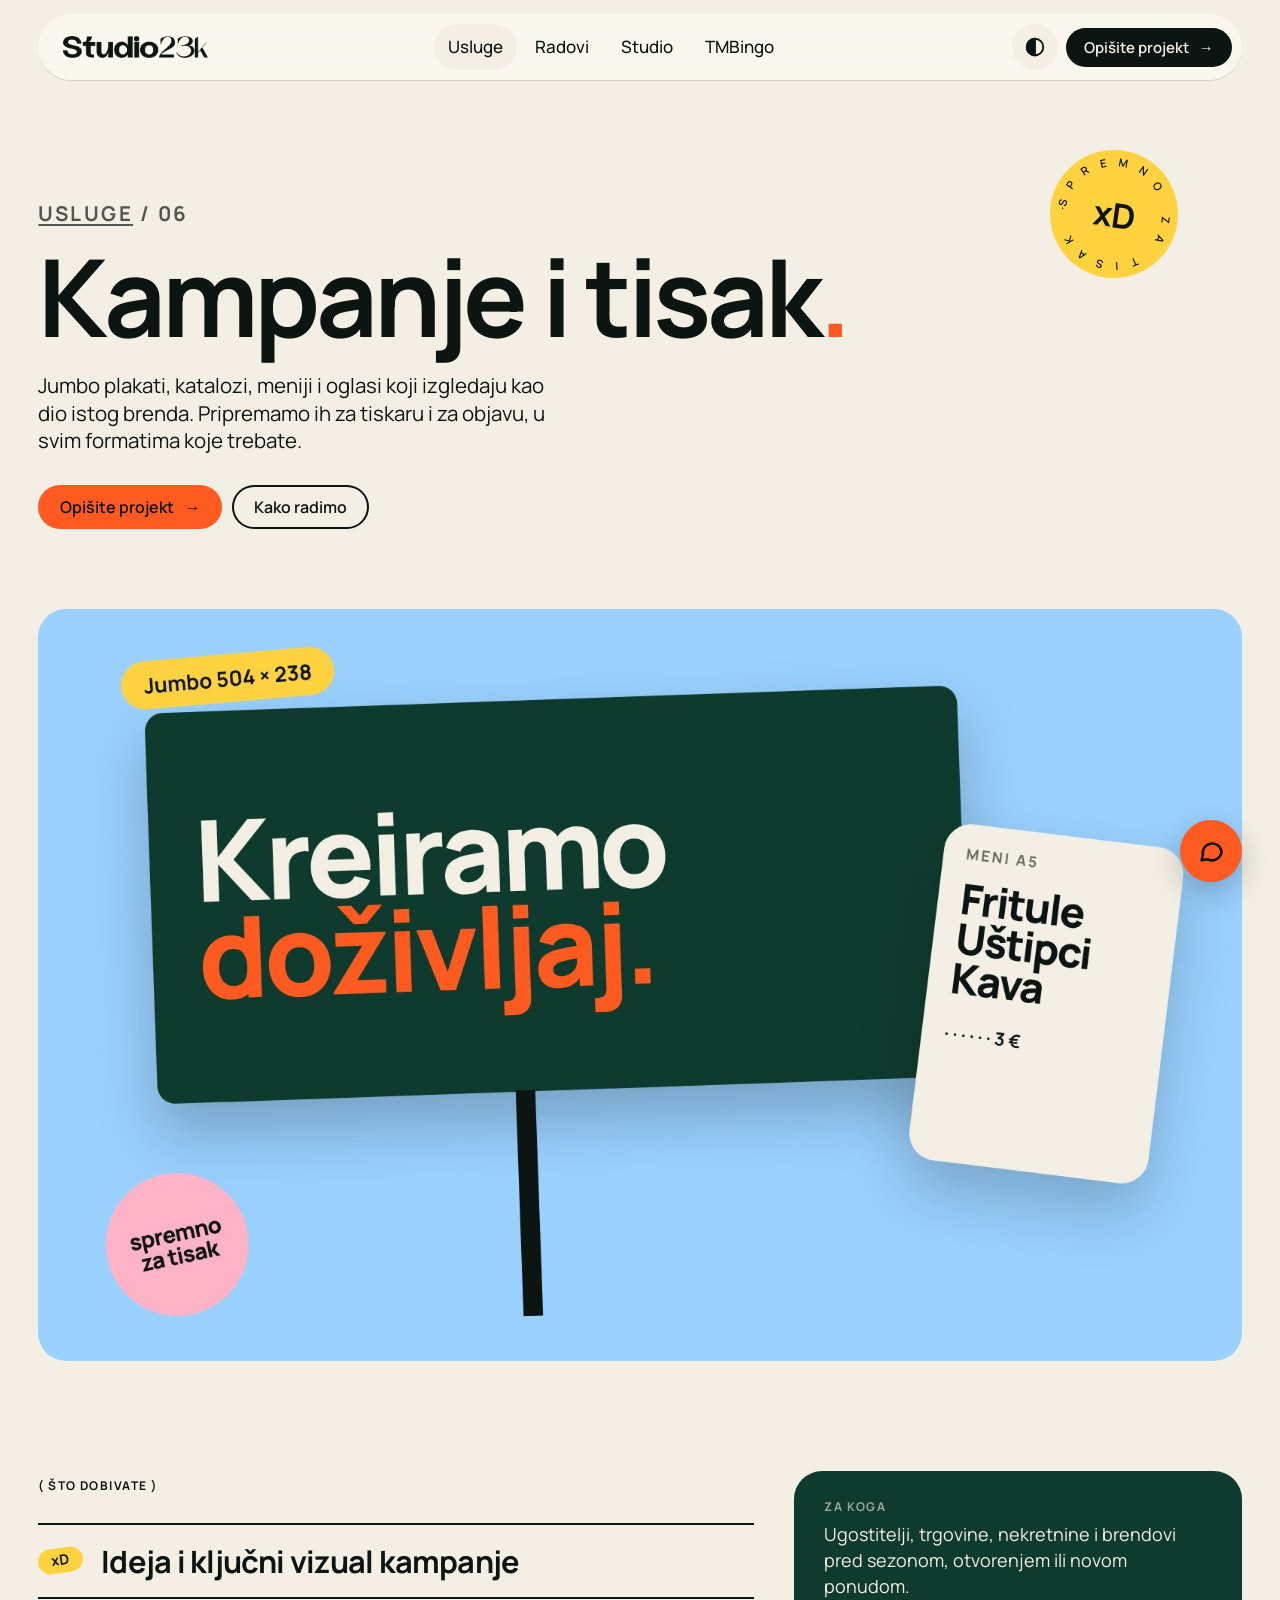
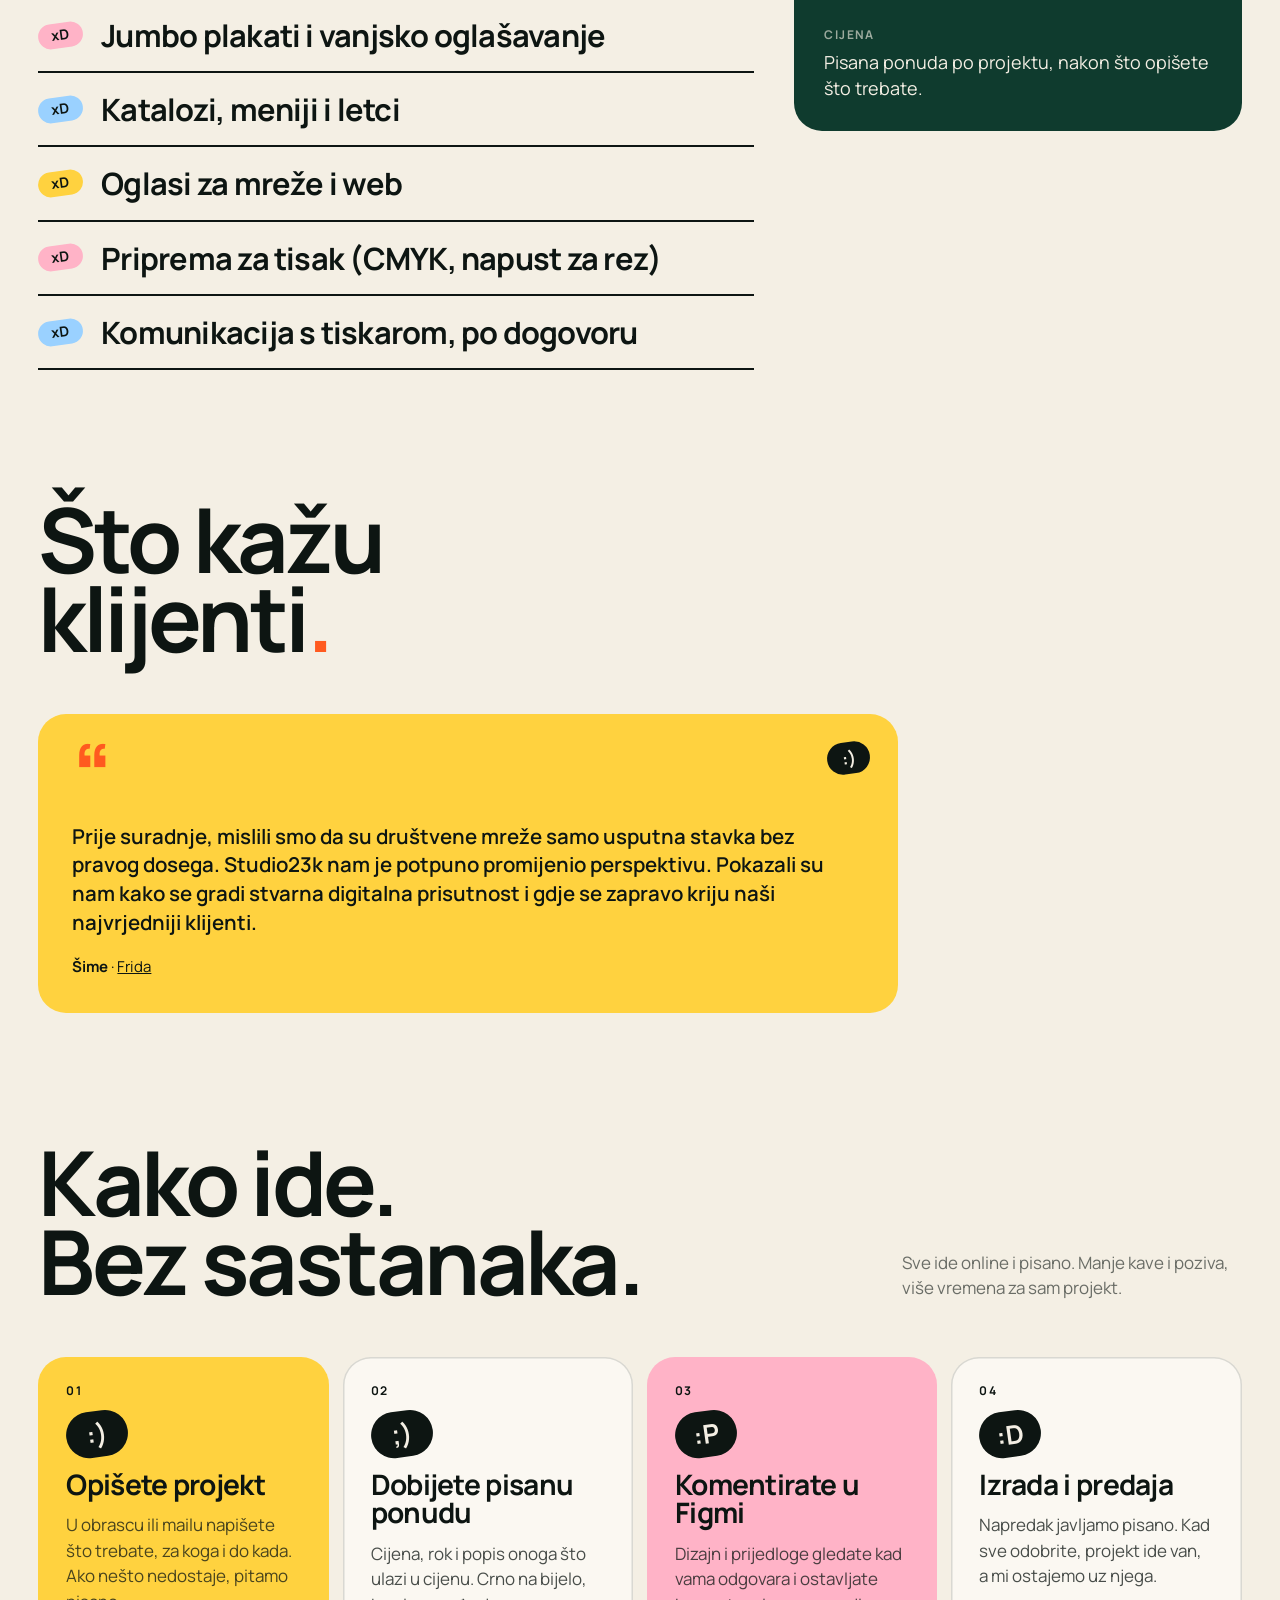
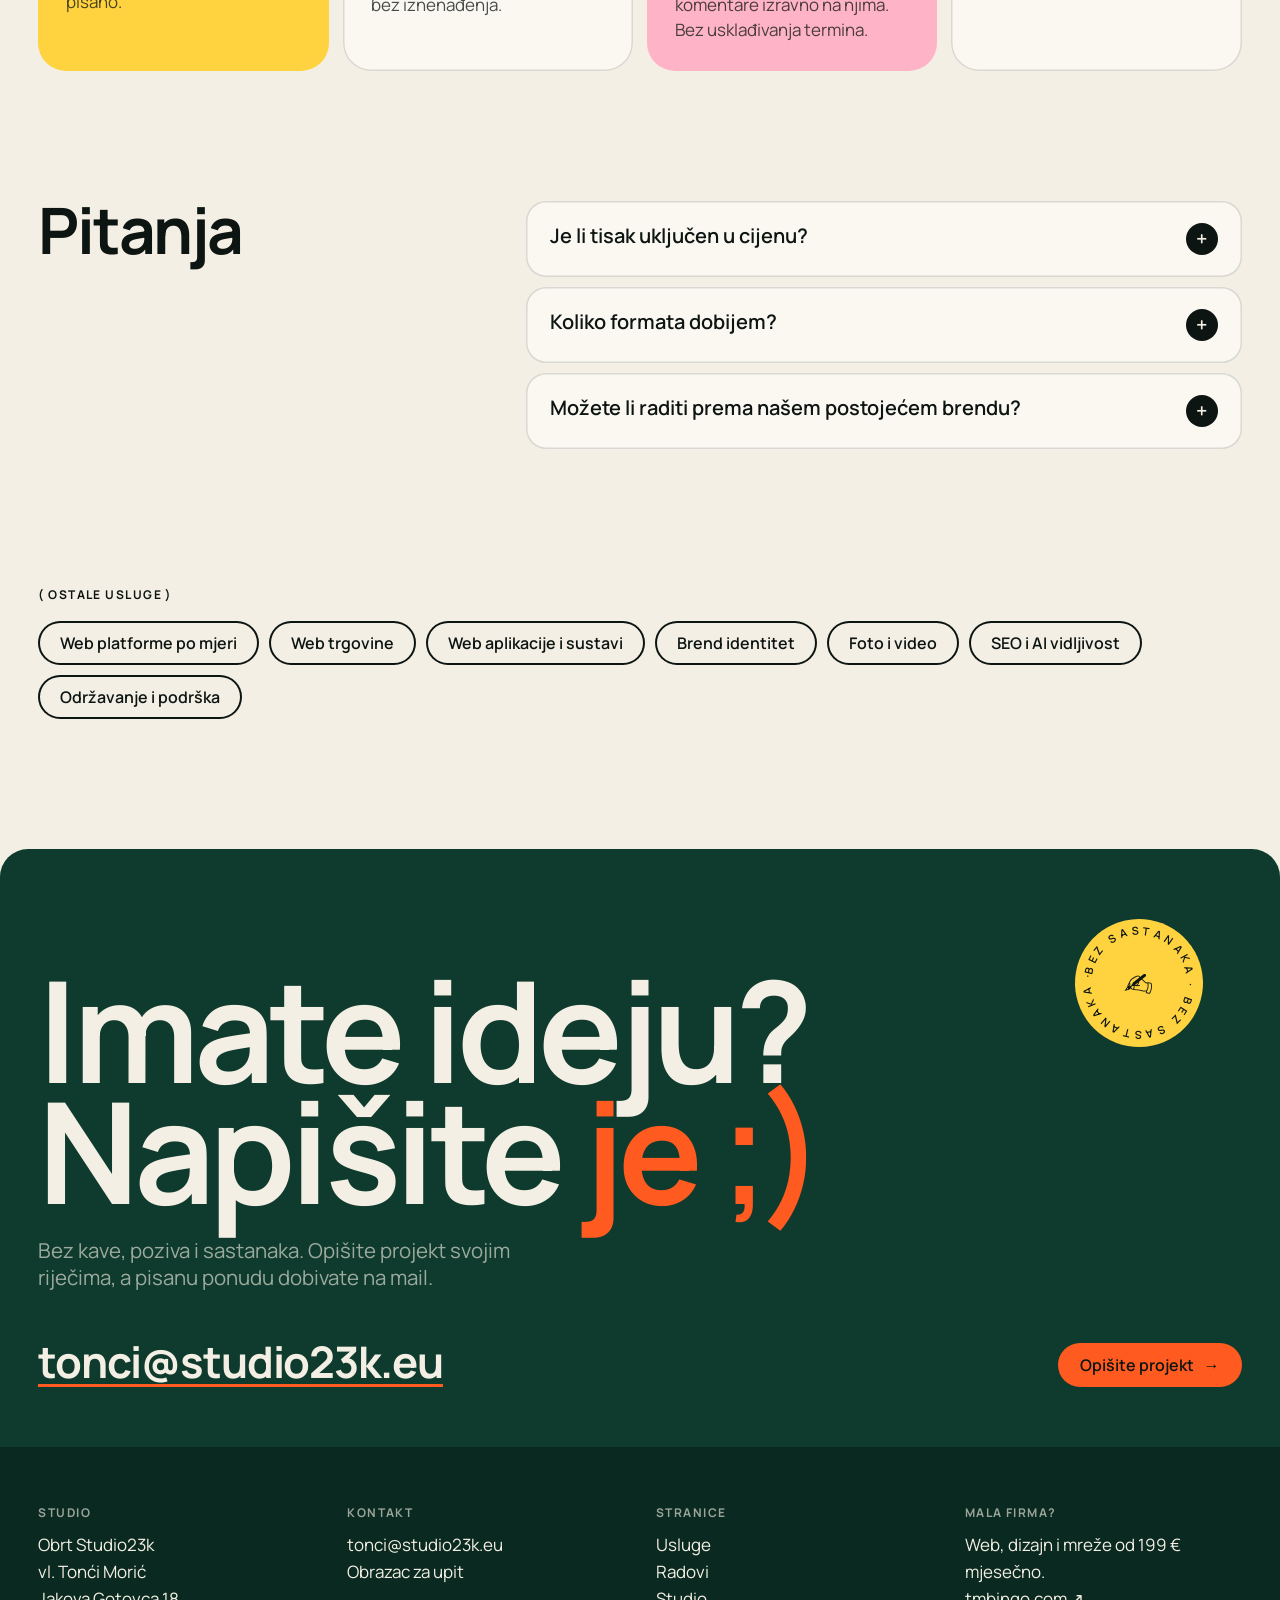
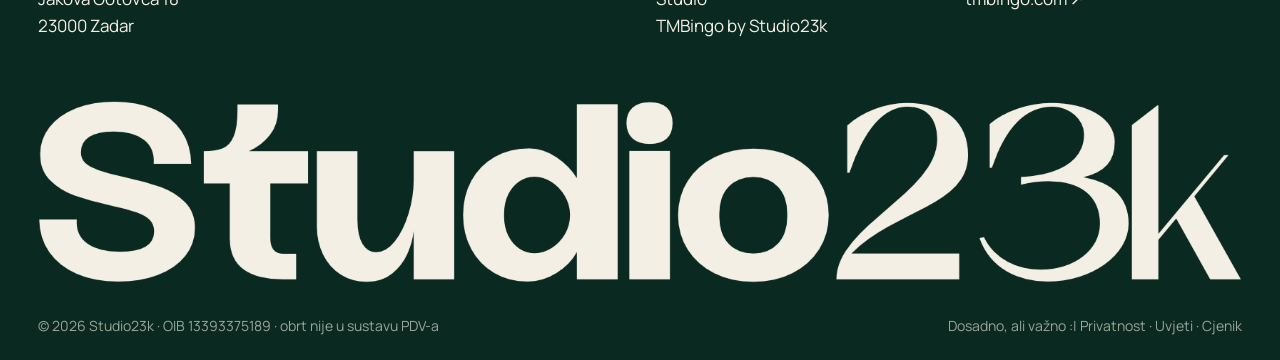
<file: usluge/kampanje-tisak/index.html>
<!doctype html>
<html lang="hr">
<head>
<meta charset="utf-8">
<meta name="viewport" content="width=device-width, initial-scale=1, viewport-fit=cover">
<title>Dizajn kampanja, jumbo plakata i tiskovina · Studio23k Zadar</title>
<meta name="description" content="Jumbo plakati, katalozi, meniji, letci i oglasi: dizajn kampanja spreman za tisak i objavu. Studio23k iz Zadra.">
<meta name="theme-color" content="#f4efe4">
<link rel="canonical" href="https://www.studio23k.eu/usluge/kampanje-tisak/">
<meta property="og:type" content="website">
<meta property="og:locale" content="hr_HR">
<meta property="og:site_name" content="Studio23k">
<meta property="og:url" content="https://www.studio23k.eu/usluge/kampanje-tisak/">
<meta property="og:title" content="Dizajn kampanja, jumbo plakata i tiskovina · Studio23k Zadar">
<meta property="og:description" content="Jumbo plakati, katalozi, meniji, letci i oglasi: dizajn kampanja spreman za tisak i objavu. Studio23k iz Zadra.">
<meta property="og:image" content="https://www.studio23k.eu/assets/og-image.jpg">
<meta name="twitter:card" content="summary_large_image">
<link rel="icon" type="image/png" href="/assets/favicon.png">
<link rel="apple-touch-icon" href="/assets/apple-touch-icon.png">
<link rel="stylesheet" href="/assets/fonts/fonts.css">
<link rel="stylesheet" href="/assets/studio.css?v=10">
<script>(function(){var d=document.documentElement;try{var s=localStorage.getItem('s23k-tema');if(s)d.dataset.theme=s;if(sessionStorage.getItem('s23k-pre'))d.classList.add('no-pre');sessionStorage.setItem('s23k-pre','1')}catch(e){}})();</script>
<script type="application/ld+json">
[
 {
  "@context": "https://schema.org",
  "@type": "ProfessionalService",
  "@id": "https://www.studio23k.eu/#studio",
  "name": "Studio23k",
  "slogan": "Mi prodajemo ideje. Usluge su samo alat.",
  "description": "Kreativni i digitalni studio iz Zadra za veće projekte: web platforme i trgovine po mjeri, web aplikacije, brend identitet, foto i video te kampanje. Paket za male firme je TMBingo by Studio23k.",
  "url": "https://www.studio23k.eu/",
  "logo": "https://www.studio23k.eu/assets/apple-touch-icon.png",
  "image": "https://www.studio23k.eu/assets/og-image.jpg",
  "email": "tonci@studio23k.eu",
  "telephone": "+385 92 405 0600",
  "taxID": "13393375189",
  "address": {
   "@type": "PostalAddress",
   "streetAddress": "Jakova Gotovca 18",
   "postalCode": "23000",
   "addressLocality": "Zadar",
   "addressRegion": "Zadarska županija",
   "addressCountry": "HR"
  },
  "areaServed": [
   {
    "@type": "City",
    "name": "Zadar"
   },
   {
    "@type": "Country",
    "name": "Hrvatska"
   }
  ],
  "founder": {
   "@type": "Person",
   "name": "Tonći Morić",
   "jobTitle": "Dizajner i programer"
  },
  "subOrganization": {
   "@type": "ProfessionalService",
   "@id": "https://tmbingo.com/#posao",
   "name": "TMBingo",
   "url": "https://tmbingo.com/"
  },
  "knowsAbout": [
   "izrada web stranica",
   "web trgovine",
   "web aplikacije",
   "brend identitet",
   "grafički dizajn",
   "fotografija proizvoda",
   "video produkcija",
   "SEO",
   "održavanje web stranica"
  ]
 },
 {
  "@context": "https://schema.org",
  "@type": "Service",
  "name": "Kampanje i tisak",
  "serviceType": "Kampanje i tisak",
  "description": "Jumbo plakati, katalozi, meniji, letci i oglasi: dizajn kampanja spreman za tisak i objavu. Studio23k iz Zadra.",
  "url": "https://www.studio23k.eu/usluge/kampanje-tisak/",
  "image": "https://www.studio23k.eu/assets/usluge/kampanje-tisak.jpg",
  "provider": {
   "@id": "https://www.studio23k.eu/#studio"
  },
  "areaServed": [
   {
    "@type": "City",
    "name": "Zadar"
   },
   {
    "@type": "Country",
    "name": "Hrvatska"
   }
  ]
 },
 {
  "@context": "https://schema.org",
  "@type": "FAQPage",
  "mainEntity": [
   {
    "@type": "Question",
    "name": "Je li tisak uključen u cijenu?",
    "acceptedAnswer": {
     "@type": "Answer",
     "text": "Dizajn i priprema su u ponudi, a tisak se obično plaća posebno. Ako želite, uz ponudu pošaljemo i ponudu tiskare."
    }
   },
   {
    "@type": "Question",
    "name": "Koliko formata dobijem?",
    "acceptedAnswer": {
     "@type": "Answer",
     "text": "Sve formate koje navedete u upitu, od jumbo plakata do priče za Instagram. Popis piše u ponudi."
    }
   },
   {
    "@type": "Question",
    "name": "Možete li raditi prema našem postojećem brendu?",
    "acceptedAnswer": {
     "@type": "Answer",
     "text": "Naravno. Pošaljite knjigu standarda ili postojeće materijale, pa radimo prema njima."
    }
   }
  ]
 },
 {
  "@context": "https://schema.org",
  "@type": "BreadcrumbList",
  "itemListElement": [
   {
    "@type": "ListItem",
    "position": 1,
    "name": "Studio23k",
    "item": "https://www.studio23k.eu/"
   },
   {
    "@type": "ListItem",
    "position": 2,
    "name": "Usluge",
    "item": "https://www.studio23k.eu/usluge/"
   },
   {
    "@type": "ListItem",
    "position": 3,
    "name": "Kampanje i tisak",
    "item": "https://www.studio23k.eu/usluge/kampanje-tisak/"
   }
  ]
 }
]
</script>
</head>
<body>
<div class="pre" id="pre" aria-hidden="true"><i></i><b><span class="lg"></span></b><i></i></div>
<div class="cur" aria-hidden="true"></div>
<header class="nav">
  <a class="logo" href="/" aria-label="Studio23k, naslovna"><span class="lg"></span></a>
  <nav aria-label="Glavna navigacija"><ul><li><a href="/usluge/" aria-current="page">Usluge</a></li><li><a href="/radovi/">Radovi</a></li><li><a href="/#studio">Studio</a></li><li><a href="/tmbingo/" class="tmb">TMBingo</a></li></ul></nav>
  <div class="end">
    <button class="theme" type="button" id="theme" aria-label="Svijetla ili tamna tema" title="Svijetla / tamna tema"><svg viewBox="0 0 24 24" fill="none" stroke="currentColor" stroke-width="2"><circle cx="12" cy="12" r="9"/><path d="M12 3a9 9 0 0 0 0 18z" fill="currentColor"/></svg></button>
    <a class="pill" href="/upit/">Opišite projekt <span class="ar">→</span></a>
    <button class="burger open-menu" type="button" aria-label="Otvori izbornik"><span><i></i><i></i></span></button>
  </div>
</header>
<div class="menu" id="menu" aria-hidden="true">
  <div class="row"><a class="logo" href="/" aria-label="Studio23k, naslovna"><span class="lg"></span></a><button class="close" type="button" id="closeMenu">Zatvori</button></div>
  <nav class="links" aria-label="Izbornik"><a href="/usluge/">Usluge</a><a href="/radovi/">Radovi</a><a href="/#studio">Studio</a><a href="/tmbingo/" class="tmb">TMBingo</a><a href="/upit/">Upit</a></nav>
  <div class="row tag"><span>tonci@studio23k.eu</span><span class="dim">Zadar</span></div>
</div>

<main>
<section class="phead uhead">
  <div class="stk round s8" style="rotate:8deg" aria-hidden="true"><svg viewBox="0 0 128 128"><defs><path id="cs8" d="M64,64 m-48,0 a48,48 0 1,1 96,0 a48,48 0 1,1 -96,0"/></defs><text><textPath href="#cs8" textLength="301" lengthAdjust="spacing">spremno za tisak · </textPath></text></svg><b>xD</b></div>
  <p class="crumb tag"><a href="/usluge/">Usluge</a> / 06</p>
  <h1>Kampanje i tisak<span class="o">.</span></h1>
  <p>Jumbo plakati, katalozi, meniji i oglasi koji izgledaju kao dio istog brenda. Pripremamo ih za tiskaru i za objavu, u svim formatima koje trebate.</p>
  <div class="acts"><a class="pill o" href="/upit/?usluga=kampanje-tisak">Opišite projekt <span class="ar">→</span></a><a class="pill line" href="#proces">Kako radimo</a></div>
</section>
<figure class="uimg rv"><img src="/assets/usluge/kampanje-tisak.jpg" alt="Ilustracija: jumbo plakat Kreiramo doživljaj i meni A5" width="1600" height="1000" fetchpriority="high"></figure>
<section class="ugrid">
  <div class="rv"><span class="tag">( Što dobivate )</span><ul class="dob"><li><span class="emo" aria-hidden="true">xD</span><span>Ideja i ključni vizual kampanje</span></li><li><span class="emo" aria-hidden="true">xD</span><span>Jumbo plakati i vanjsko oglašavanje</span></li><li><span class="emo" aria-hidden="true">xD</span><span>Katalozi, meniji i letci</span></li><li><span class="emo" aria-hidden="true">xD</span><span>Oglasi za mreže i web</span></li><li><span class="emo" aria-hidden="true">xD</span><span>Priprema za tisak (CMYK, napust za rez)</span></li><li><span class="emo" aria-hidden="true">xD</span><span>Komunikacija s tiskarom, po dogovoru</span></li></ul></div>
  <aside class="za rv"><span class="tag">Za koga</span><p>Ugostitelji, trgovine, nekretnine i brendovi pred sezonom, otvorenjem ili novom ponudom.</p><span class="tag" style="margin-top:22px">Cijena</span><p>Pisana ponuda po projektu, nakon što opišete što trebate.</p></aside>
</section>
<section class="revs">
  <div class="sec-h"><h2 class="rv">Što kažu<br>klijenti<span class="o">.</span></h2></div>
  <div class="rg"><figure class="rev rv"><span class="q" aria-hidden="true">“</span><span class="emo" aria-hidden="true">:)</span><blockquote><p>Prije suradnje, mislili smo da su društvene mreže samo usputna stavka bez pravog dosega. Studio23k nam je potpuno promijenio perspektivu. Pokazali su nam kako se gradi stvarna digitalna prisutnost i gdje se zapravo kriju naši najvrjedniji klijenti.</p></blockquote><figcaption><b>Šime</b> · <a href="https://frida-zadar.hr/" target="_blank" rel="noopener">Frida</a></figcaption></figure></div>
</section>
<section class="steps" id="proces">
  <div class="sec-h"><h2 class="rv">Kako ide.<br>Bez sastanaka.</h2><p class="rv">Sve ide online i pisano. Manje kave i poziva, više vremena za sam projekt.</p></div>
  <ol><li class="rv"><span class="tag">01</span><span class="emo big" aria-hidden="true">:)</span><h3>Opišete projekt</h3><p>U obrascu ili mailu napišete što trebate, za koga i do kada. Ako nešto nedostaje, pitamo pisano.</p></li><li class="rv"><span class="tag">02</span><span class="emo big" aria-hidden="true">;)</span><h3>Dobijete pisanu ponudu</h3><p>Cijena, rok i popis onoga što ulazi u cijenu. Crno na bijelo, bez iznenađenja.</p></li><li class="rv"><span class="tag">03</span><span class="emo big" aria-hidden="true">:P</span><h3>Komentirate u Figmi</h3><p>Dizajn i prijedloge gledate kad vama odgovara i ostavljate komentare izravno na njima. Bez usklađivanja termina.</p></li><li class="rv"><span class="tag">04</span><span class="emo big" aria-hidden="true">:D</span><h3>Izrada i predaja</h3><p>Napredak javljamo pisano. Kad sve odobrite, projekt ide van, a mi ostajemo uz njega.</p></li></ol>
</section>

<section class="faq">
  <h2 class="rv">Pitanja</h2>
  <div class="rv">
    <details><summary>Je li tisak uključen u cijenu?</summary><p>Dizajn i priprema su u ponudi, a tisak se obično plaća posebno. Ako želite, uz ponudu pošaljemo i ponudu tiskare.</p></details>
    <details><summary>Koliko formata dobijem?</summary><p>Sve formate koje navedete u upitu, od jumbo plakata do priče za Instagram. Popis piše u ponudi.</p></details>
    <details><summary>Možete li raditi prema našem postojećem brendu?</summary><p>Naravno. Pošaljite knjigu standarda ili postojeće materijale, pa radimo prema njima.</p></details>
  </div>
</section>
<section class="ost"><span class="tag">( Ostale usluge )</span><div><a class="pill line" href="/usluge/web-platforme/">Web platforme po mjeri</a><a class="pill line" href="/usluge/web-trgovine/">Web trgovine</a><a class="pill line" href="/usluge/web-aplikacije/">Web aplikacije i sustavi</a><a class="pill line" href="/usluge/brend-identitet/">Brend identitet</a><a class="pill line" href="/usluge/foto-video/">Foto i video</a><a class="pill line" href="/usluge/seo-ai-vidljivost/">SEO i AI vidljivost</a><a class="pill line" href="/usluge/odrzavanje/">Održavanje i podrška</a></div></section>
</main>
<section class="cta" id="kontakt">
  <div class="stk round s9" style="rotate:10deg" aria-hidden="true"><svg viewBox="0 0 128 128"><defs><path id="cs9" d="M64,64 m-48,0 a48,48 0 1,1 96,0 a48,48 0 1,1 -96,0"/></defs><text><textPath href="#cs9" textLength="301" lengthAdjust="spacing">bez sastanaka · bez sastanaka · </textPath></text></svg><b>✍</b></div>
  <h2 class="rv">Imate ideju?<br>Napišite <span class="o">je ;)</span></h2>
  <p class="lead rv">Bez kave, poziva i sastanaka. Opišite projekt svojim riječima, a pisanu ponudu dobivate na mail.</p>
  <div class="row rv">
    <a class="mail" href="mailto:tonci@studio23k.eu?subject=Upit%20za%20projekt" data-cur="Pišite">tonci@studio23k.eu</a>
    <div style="display:flex;gap:10px;flex-wrap:wrap"><a class="pill o" href="/upit/">Opišite projekt <span class="ar">→</span></a></div>
  </div>
</section>
<footer class="ft">
  <div><span class="tag">Studio</span><p>Obrt Studio23k<br>vl. Tonći Morić<br>Jakova Gotovca 18<br>23000 Zadar</p></div>
  <div><span class="tag">Kontakt</span><p><a href="mailto:tonci@studio23k.eu">tonci@studio23k.eu</a><br><a href="/upit/">Obrazac za upit</a></p></div>
  <div><span class="tag">Stranice</span><ul><li><a href="/usluge/">Usluge</a></li><li><a href="/radovi/">Radovi</a></li><li><a href="/#studio">Studio</a></li><li><a class="g" href="/tmbingo/">TMBingo by Studio23k</a></li></ul></div>
  <div><span class="tag">Mala firma?</span><p>Web, dizajn i mreže od 199 € mjesečno.<br><a class="g" href="https://tmbingo.com/" target="_blank" rel="noopener">tmbingo.com ↗</a></p></div>
  <p class="big" aria-hidden="true"><span class="lg"></span></p>
  <div class="bottom"><span>© 2026 Studio23k · OIB 13393375189 · obrt nije u sustavu PDV-a</span><span>Dosadno, ali važno :| <a href="https://tmbingo.com/privatnost.html">Privatnost</a> · <a href="https://tmbingo.com/uvjeti.html">Uvjeti</a> · <a href="https://tmbingo.com/cjenik/">Cjenik</a></span></div>
</footer>

<div class="chat" id="chat">
  <div class="win" role="dialog" aria-label="Poruka Studio23k">
    <div class="top"><i></i><b>Studio23k</b><span class="dim">· Zadar</span></div>
    <div class="msgs"><p class="msg">Bok! :)</p><p class="msg">Imate projekt na umu ili vam treba nešto manje za firmu? Napišite, odgovaramo pisano.</p></div>
    <div class="opts"><a href="/upit/">Opisat ću projekt</a><a class="g" href="/tmbingo/">Mala sam firma</a><a href="mailto:tonci@studio23k.eu?subject=Upit%20za%20projekt">Pišem mail</a></div>
  </div>
  <button class="btn" type="button" aria-label="Otvori poruke" aria-expanded="false"><svg viewBox="0 0 24 24" fill="none" stroke="currentColor" stroke-width="2.2" stroke-linecap="round" stroke-linejoin="round"><path d="M21 12a8 8 0 0 1-11.6 7.1L4 20l1-4.6A8 8 0 1 1 21 12z"/></svg></button>
</div>

<script src="/assets/js/lenis.min.js"></script>
<script src="/assets/js/studio.js?v=5" defer></script>
</body>
</html>
</file>
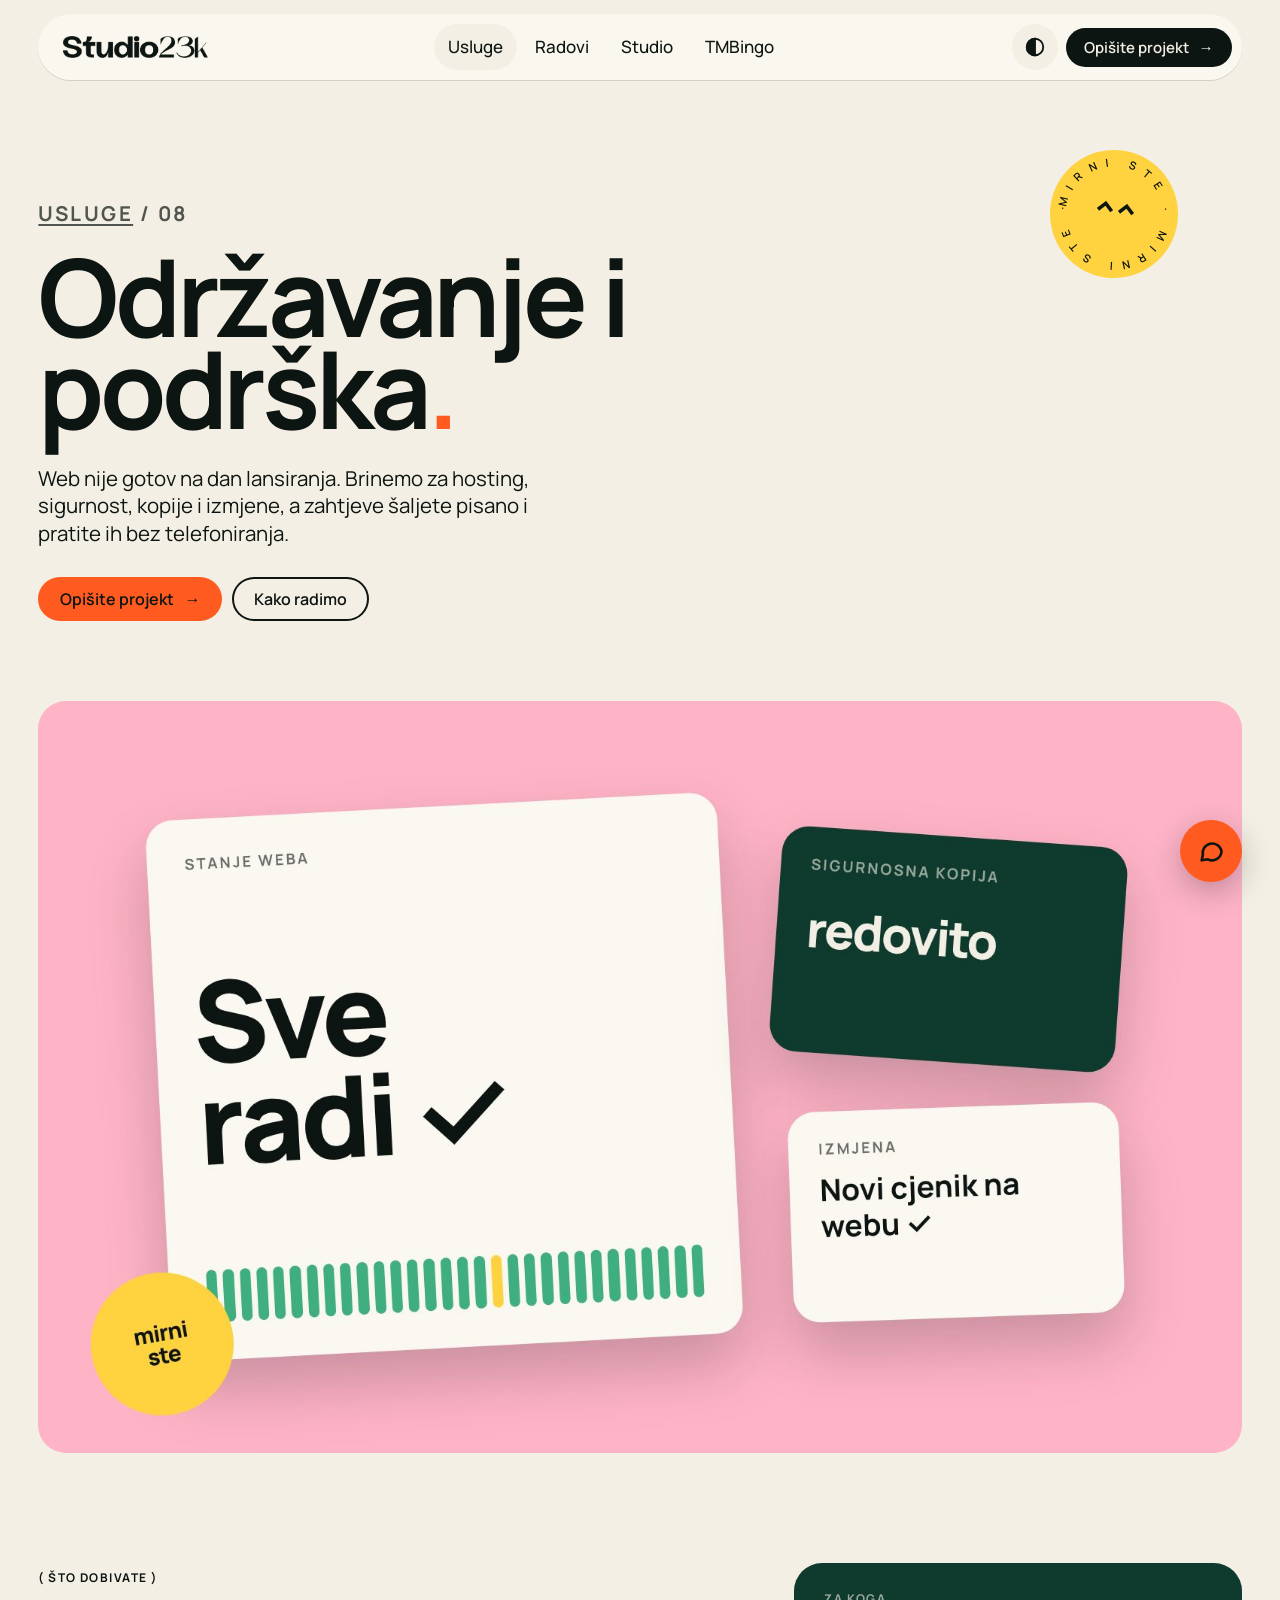
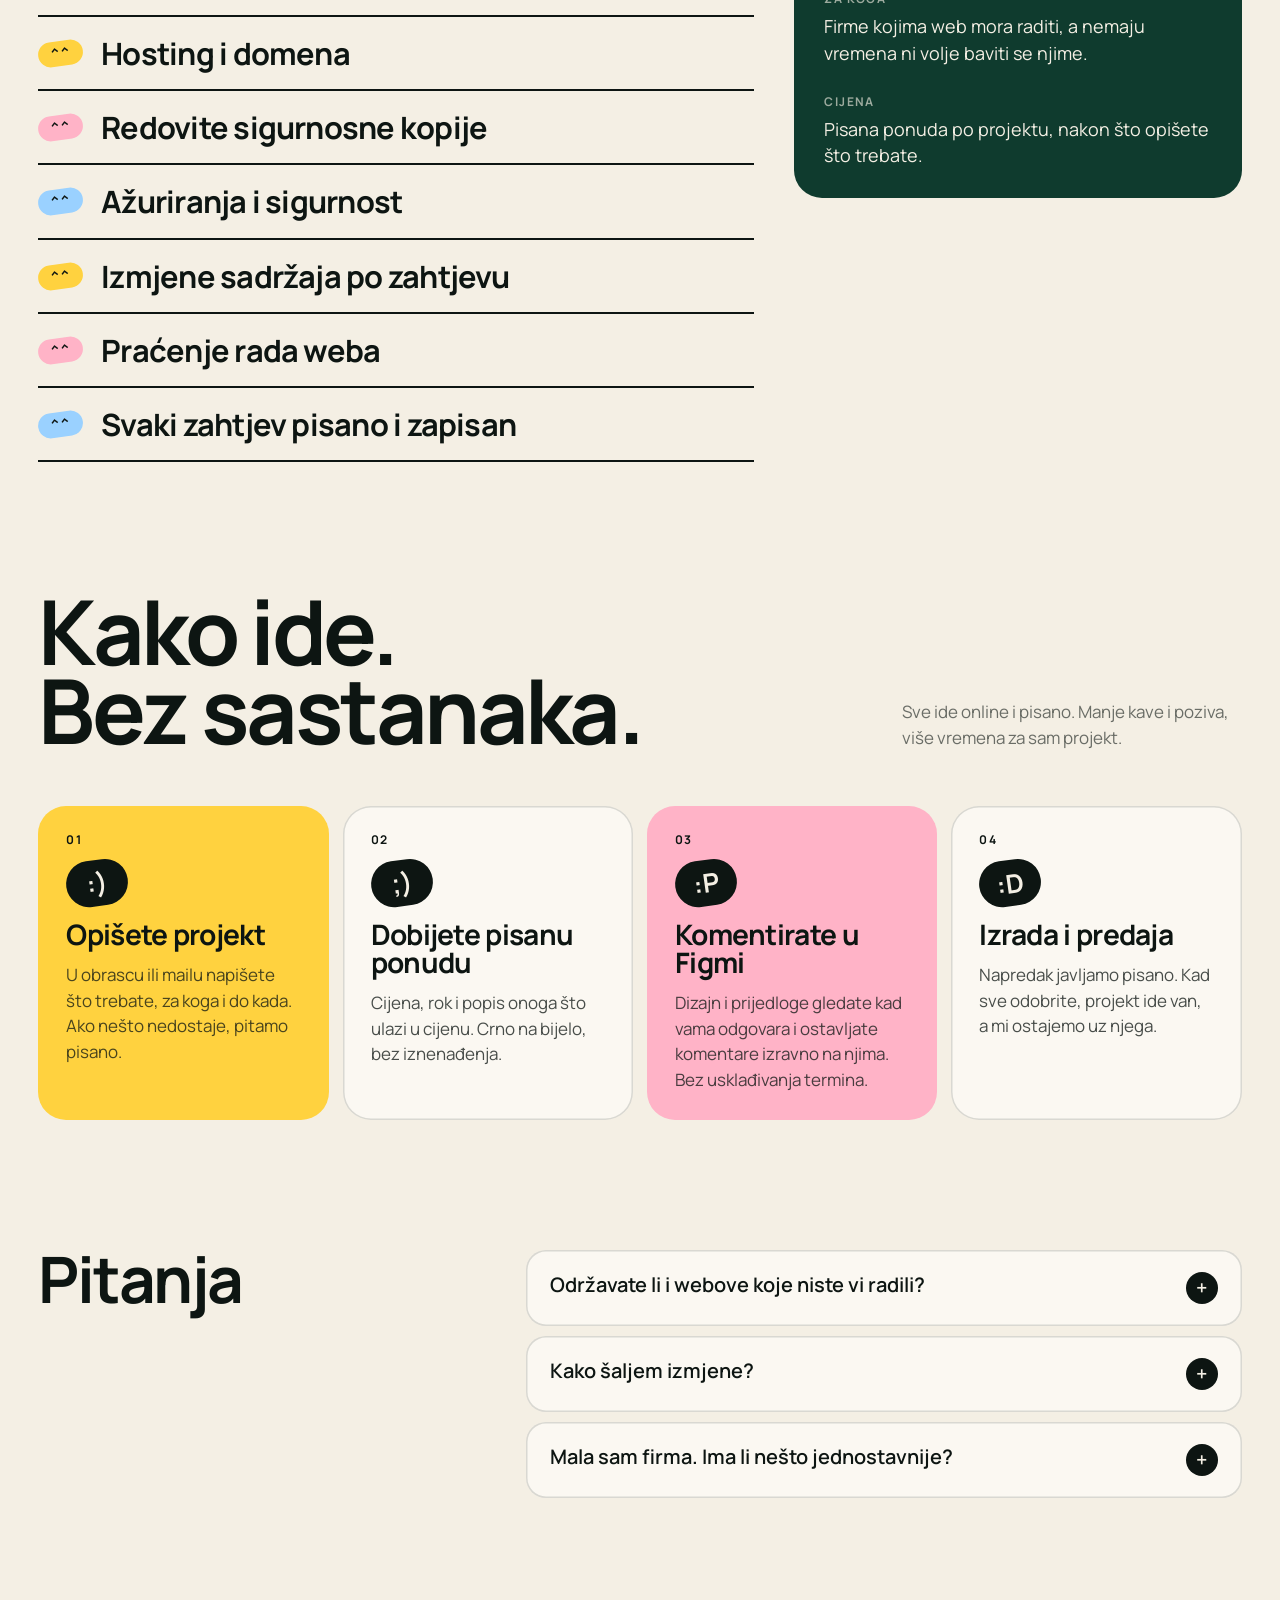
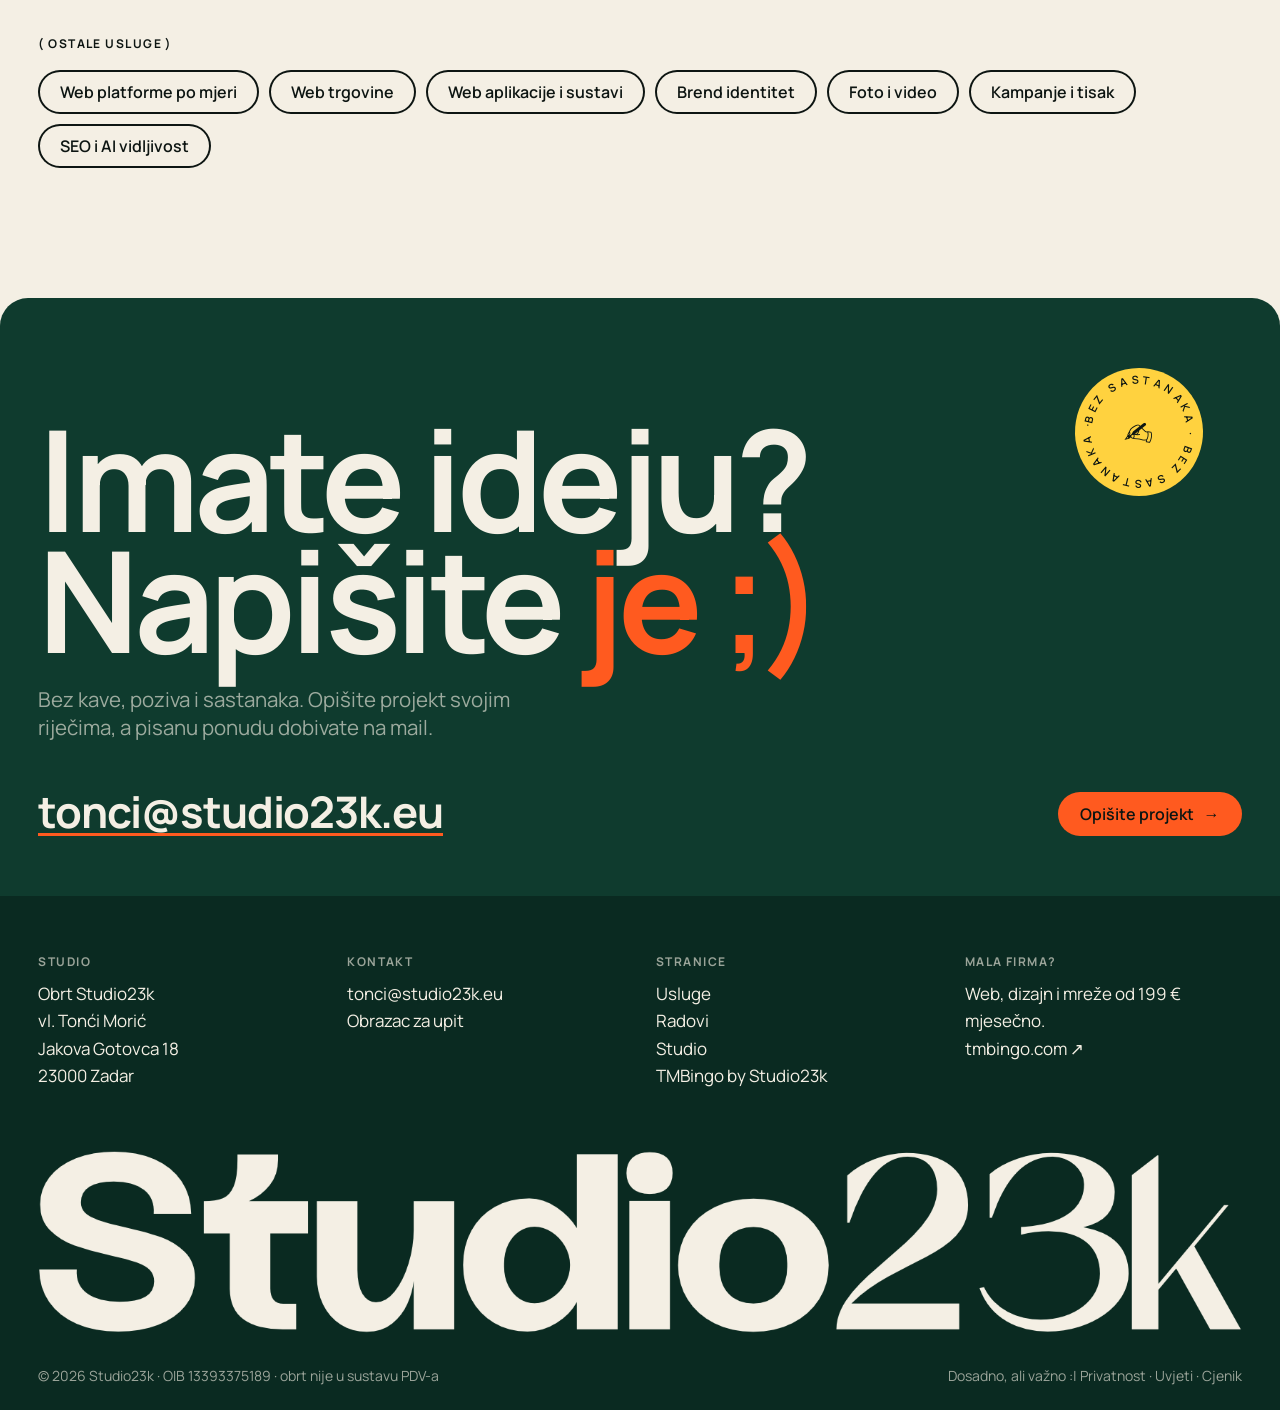
<file: usluge/odrzavanje/index.html>
<!doctype html>
<html lang="hr">
<head>
<meta charset="utf-8">
<meta name="viewport" content="width=device-width, initial-scale=1, viewport-fit=cover">
<title>Održavanje web stranica i podrška, Zadar · Studio23k</title>
<meta name="description" content="Hosting, sigurnosne kopije, ažuriranja i izmjene sadržaja. Održavanje web stranica, s jednom osobom koja zna vaš projekt i zahtjevima koji idu pisano.">
<meta name="theme-color" content="#f4efe4">
<link rel="canonical" href="https://www.studio23k.eu/usluge/odrzavanje/">
<meta property="og:type" content="website">
<meta property="og:locale" content="hr_HR">
<meta property="og:site_name" content="Studio23k">
<meta property="og:url" content="https://www.studio23k.eu/usluge/odrzavanje/">
<meta property="og:title" content="Održavanje web stranica i podrška, Zadar · Studio23k">
<meta property="og:description" content="Hosting, sigurnosne kopije, ažuriranja i izmjene sadržaja. Održavanje web stranica, s jednom osobom koja zna vaš projekt i zahtjevima koji idu pisano.">
<meta property="og:image" content="https://www.studio23k.eu/assets/og-image.jpg">
<meta name="twitter:card" content="summary_large_image">
<link rel="icon" type="image/png" href="/assets/favicon.png">
<link rel="apple-touch-icon" href="/assets/apple-touch-icon.png">
<link rel="stylesheet" href="/assets/fonts/fonts.css">
<link rel="stylesheet" href="/assets/studio.css?v=10">
<script>(function(){var d=document.documentElement;try{var s=localStorage.getItem('s23k-tema');if(s)d.dataset.theme=s;if(sessionStorage.getItem('s23k-pre'))d.classList.add('no-pre');sessionStorage.setItem('s23k-pre','1')}catch(e){}})();</script>
<script type="application/ld+json">
[
 {
  "@context": "https://schema.org",
  "@type": "ProfessionalService",
  "@id": "https://www.studio23k.eu/#studio",
  "name": "Studio23k",
  "slogan": "Mi prodajemo ideje. Usluge su samo alat.",
  "description": "Kreativni i digitalni studio iz Zadra za veće projekte: web platforme i trgovine po mjeri, web aplikacije, brend identitet, foto i video te kampanje. Paket za male firme je TMBingo by Studio23k.",
  "url": "https://www.studio23k.eu/",
  "logo": "https://www.studio23k.eu/assets/apple-touch-icon.png",
  "image": "https://www.studio23k.eu/assets/og-image.jpg",
  "email": "tonci@studio23k.eu",
  "telephone": "+385 92 405 0600",
  "taxID": "13393375189",
  "address": {
   "@type": "PostalAddress",
   "streetAddress": "Jakova Gotovca 18",
   "postalCode": "23000",
   "addressLocality": "Zadar",
   "addressRegion": "Zadarska županija",
   "addressCountry": "HR"
  },
  "areaServed": [
   {
    "@type": "City",
    "name": "Zadar"
   },
   {
    "@type": "Country",
    "name": "Hrvatska"
   }
  ],
  "founder": {
   "@type": "Person",
   "name": "Tonći Morić",
   "jobTitle": "Dizajner i programer"
  },
  "subOrganization": {
   "@type": "ProfessionalService",
   "@id": "https://tmbingo.com/#posao",
   "name": "TMBingo",
   "url": "https://tmbingo.com/"
  },
  "knowsAbout": [
   "izrada web stranica",
   "web trgovine",
   "web aplikacije",
   "brend identitet",
   "grafički dizajn",
   "fotografija proizvoda",
   "video produkcija",
   "SEO",
   "održavanje web stranica"
  ]
 },
 {
  "@context": "https://schema.org",
  "@type": "Service",
  "name": "Održavanje i podrška",
  "serviceType": "Održavanje i podrška",
  "description": "Hosting, sigurnosne kopije, ažuriranja i izmjene sadržaja. Održavanje web stranica, s jednom osobom koja zna vaš projekt i zahtjevima koji idu pisano.",
  "url": "https://www.studio23k.eu/usluge/odrzavanje/",
  "image": "https://www.studio23k.eu/assets/usluge/odrzavanje.jpg",
  "provider": {
   "@id": "https://www.studio23k.eu/#studio"
  },
  "areaServed": [
   {
    "@type": "City",
    "name": "Zadar"
   },
   {
    "@type": "Country",
    "name": "Hrvatska"
   }
  ]
 },
 {
  "@context": "https://schema.org",
  "@type": "FAQPage",
  "mainEntity": [
   {
    "@type": "Question",
    "name": "Održavate li i webove koje niste vi radili?",
    "acceptedAnswer": {
     "@type": "Answer",
     "text": "Da, nakon pregleda. Pošaljite adresu weba u upitu, pa vam pisano javimo u kakvom je stanju i što predlažemo."
    }
   },
   {
    "@type": "Question",
    "name": "Kako šaljem izmjene?",
    "acceptedAnswer": {
     "@type": "Answer",
     "text": "Mailom ili kroz obrazac. Svaki zahtjev ostaje zapisan, s rokom i potvrdom kad je gotov."
    }
   },
   {
    "@type": "Question",
    "name": "Mala sam firma. Ima li nešto jednostavnije?",
    "acceptedAnswer": {
     "@type": "Answer",
     "text": "Ima: TMBingo by Studio23k uključuje održavanje u mjesečni paket od 199 €, bazna cijena 199 € (31. 10. 2026.)."
    }
   }
  ]
 },
 {
  "@context": "https://schema.org",
  "@type": "BreadcrumbList",
  "itemListElement": [
   {
    "@type": "ListItem",
    "position": 1,
    "name": "Studio23k",
    "item": "https://www.studio23k.eu/"
   },
   {
    "@type": "ListItem",
    "position": 2,
    "name": "Usluge",
    "item": "https://www.studio23k.eu/usluge/"
   },
   {
    "@type": "ListItem",
    "position": 3,
    "name": "Održavanje i podrška",
    "item": "https://www.studio23k.eu/usluge/odrzavanje/"
   }
  ]
 }
]
</script>
</head>
<body>
<div class="pre" id="pre" aria-hidden="true"><i></i><b><span class="lg"></span></b><i></i></div>
<div class="cur" aria-hidden="true"></div>
<header class="nav">
  <a class="logo" href="/" aria-label="Studio23k, naslovna"><span class="lg"></span></a>
  <nav aria-label="Glavna navigacija"><ul><li><a href="/usluge/" aria-current="page">Usluge</a></li><li><a href="/radovi/">Radovi</a></li><li><a href="/#studio">Studio</a></li><li><a href="/tmbingo/" class="tmb">TMBingo</a></li></ul></nav>
  <div class="end">
    <button class="theme" type="button" id="theme" aria-label="Svijetla ili tamna tema" title="Svijetla / tamna tema"><svg viewBox="0 0 24 24" fill="none" stroke="currentColor" stroke-width="2"><circle cx="12" cy="12" r="9"/><path d="M12 3a9 9 0 0 0 0 18z" fill="currentColor"/></svg></button>
    <a class="pill" href="/upit/">Opišite projekt <span class="ar">→</span></a>
    <button class="burger open-menu" type="button" aria-label="Otvori izbornik"><span><i></i><i></i></span></button>
  </div>
</header>
<div class="menu" id="menu" aria-hidden="true">
  <div class="row"><a class="logo" href="/" aria-label="Studio23k, naslovna"><span class="lg"></span></a><button class="close" type="button" id="closeMenu">Zatvori</button></div>
  <nav class="links" aria-label="Izbornik"><a href="/usluge/">Usluge</a><a href="/radovi/">Radovi</a><a href="/#studio">Studio</a><a href="/tmbingo/" class="tmb">TMBingo</a><a href="/upit/">Upit</a></nav>
  <div class="row tag"><span>tonci@studio23k.eu</span><span class="dim">Zadar</span></div>
</div>

<main>
<section class="phead uhead">
  <div class="stk round s8" style="rotate:8deg" aria-hidden="true"><svg viewBox="0 0 128 128"><defs><path id="cs8" d="M64,64 m-48,0 a48,48 0 1,1 96,0 a48,48 0 1,1 -96,0"/></defs><text><textPath href="#cs8" textLength="301" lengthAdjust="spacing">mirni ste · mirni ste · </textPath></text></svg><b>^^</b></div>
  <p class="crumb tag"><a href="/usluge/">Usluge</a> / 08</p>
  <h1>Održavanje i podrška<span class="o">.</span></h1>
  <p>Web nije gotov na dan lansiranja. Brinemo za hosting, sigurnost, kopije i izmjene, a zahtjeve šaljete pisano i pratite ih bez telefoniranja.</p>
  <div class="acts"><a class="pill o" href="/upit/?usluga=odrzavanje">Opišite projekt <span class="ar">→</span></a><a class="pill line" href="#proces">Kako radimo</a></div>
</section>
<figure class="uimg rv"><img src="/assets/usluge/odrzavanje.jpg" alt="Ilustracija: kartica Sve radi, sigurnosna kopija i izmjena cjenika" width="1600" height="1000" fetchpriority="high"></figure>
<section class="ugrid">
  <div class="rv"><span class="tag">( Što dobivate )</span><ul class="dob"><li><span class="emo" aria-hidden="true">^^</span><span>Hosting i domena</span></li><li><span class="emo" aria-hidden="true">^^</span><span>Redovite sigurnosne kopije</span></li><li><span class="emo" aria-hidden="true">^^</span><span>Ažuriranja i sigurnost</span></li><li><span class="emo" aria-hidden="true">^^</span><span>Izmjene sadržaja po zahtjevu</span></li><li><span class="emo" aria-hidden="true">^^</span><span>Praćenje rada weba</span></li><li><span class="emo" aria-hidden="true">^^</span><span>Svaki zahtjev pisano i zapisan</span></li></ul></div>
  <aside class="za rv"><span class="tag">Za koga</span><p>Firme kojima web mora raditi, a nemaju vremena ni volje baviti se njime.</p><span class="tag" style="margin-top:22px">Cijena</span><p>Pisana ponuda po projektu, nakon što opišete što trebate.</p></aside>
</section>

<section class="steps" id="proces">
  <div class="sec-h"><h2 class="rv">Kako ide.<br>Bez sastanaka.</h2><p class="rv">Sve ide online i pisano. Manje kave i poziva, više vremena za sam projekt.</p></div>
  <ol><li class="rv"><span class="tag">01</span><span class="emo big" aria-hidden="true">:)</span><h3>Opišete projekt</h3><p>U obrascu ili mailu napišete što trebate, za koga i do kada. Ako nešto nedostaje, pitamo pisano.</p></li><li class="rv"><span class="tag">02</span><span class="emo big" aria-hidden="true">;)</span><h3>Dobijete pisanu ponudu</h3><p>Cijena, rok i popis onoga što ulazi u cijenu. Crno na bijelo, bez iznenađenja.</p></li><li class="rv"><span class="tag">03</span><span class="emo big" aria-hidden="true">:P</span><h3>Komentirate u Figmi</h3><p>Dizajn i prijedloge gledate kad vama odgovara i ostavljate komentare izravno na njima. Bez usklađivanja termina.</p></li><li class="rv"><span class="tag">04</span><span class="emo big" aria-hidden="true">:D</span><h3>Izrada i predaja</h3><p>Napredak javljamo pisano. Kad sve odobrite, projekt ide van, a mi ostajemo uz njega.</p></li></ol>
</section>

<section class="faq">
  <h2 class="rv">Pitanja</h2>
  <div class="rv">
    <details><summary>Održavate li i webove koje niste vi radili?</summary><p>Da, nakon pregleda. Pošaljite adresu weba u upitu, pa vam pisano javimo u kakvom je stanju i što predlažemo.</p></details>
    <details><summary>Kako šaljem izmjene?</summary><p>Mailom ili kroz obrazac. Svaki zahtjev ostaje zapisan, s rokom i potvrdom kad je gotov.</p></details>
    <details><summary>Mala sam firma. Ima li nešto jednostavnije?</summary><p>Ima: <a href="/tmbingo/">TMBingo by Studio23k</a> uključuje održavanje u mjesečni paket od 199 €, bazna cijena 199 € (31. 10. 2026.).</p></details>
  </div>
</section>
<section class="ost"><span class="tag">( Ostale usluge )</span><div><a class="pill line" href="/usluge/web-platforme/">Web platforme po mjeri</a><a class="pill line" href="/usluge/web-trgovine/">Web trgovine</a><a class="pill line" href="/usluge/web-aplikacije/">Web aplikacije i sustavi</a><a class="pill line" href="/usluge/brend-identitet/">Brend identitet</a><a class="pill line" href="/usluge/foto-video/">Foto i video</a><a class="pill line" href="/usluge/kampanje-tisak/">Kampanje i tisak</a><a class="pill line" href="/usluge/seo-ai-vidljivost/">SEO i AI vidljivost</a></div></section>
</main>
<section class="cta" id="kontakt">
  <div class="stk round s9" style="rotate:10deg" aria-hidden="true"><svg viewBox="0 0 128 128"><defs><path id="cs9" d="M64,64 m-48,0 a48,48 0 1,1 96,0 a48,48 0 1,1 -96,0"/></defs><text><textPath href="#cs9" textLength="301" lengthAdjust="spacing">bez sastanaka · bez sastanaka · </textPath></text></svg><b>✍</b></div>
  <h2 class="rv">Imate ideju?<br>Napišite <span class="o">je ;)</span></h2>
  <p class="lead rv">Bez kave, poziva i sastanaka. Opišite projekt svojim riječima, a pisanu ponudu dobivate na mail.</p>
  <div class="row rv">
    <a class="mail" href="mailto:tonci@studio23k.eu?subject=Upit%20za%20projekt" data-cur="Pišite">tonci@studio23k.eu</a>
    <div style="display:flex;gap:10px;flex-wrap:wrap"><a class="pill o" href="/upit/">Opišite projekt <span class="ar">→</span></a></div>
  </div>
</section>
<footer class="ft">
  <div><span class="tag">Studio</span><p>Obrt Studio23k<br>vl. Tonći Morić<br>Jakova Gotovca 18<br>23000 Zadar</p></div>
  <div><span class="tag">Kontakt</span><p><a href="mailto:tonci@studio23k.eu">tonci@studio23k.eu</a><br><a href="/upit/">Obrazac za upit</a></p></div>
  <div><span class="tag">Stranice</span><ul><li><a href="/usluge/">Usluge</a></li><li><a href="/radovi/">Radovi</a></li><li><a href="/#studio">Studio</a></li><li><a class="g" href="/tmbingo/">TMBingo by Studio23k</a></li></ul></div>
  <div><span class="tag">Mala firma?</span><p>Web, dizajn i mreže od 199 € mjesečno.<br><a class="g" href="https://tmbingo.com/" target="_blank" rel="noopener">tmbingo.com ↗</a></p></div>
  <p class="big" aria-hidden="true"><span class="lg"></span></p>
  <div class="bottom"><span>© 2026 Studio23k · OIB 13393375189 · obrt nije u sustavu PDV-a</span><span>Dosadno, ali važno :| <a href="https://tmbingo.com/privatnost.html">Privatnost</a> · <a href="https://tmbingo.com/uvjeti.html">Uvjeti</a> · <a href="https://tmbingo.com/cjenik/">Cjenik</a></span></div>
</footer>

<div class="chat" id="chat">
  <div class="win" role="dialog" aria-label="Poruka Studio23k">
    <div class="top"><i></i><b>Studio23k</b><span class="dim">· Zadar</span></div>
    <div class="msgs"><p class="msg">Bok! :)</p><p class="msg">Imate projekt na umu ili vam treba nešto manje za firmu? Napišite, odgovaramo pisano.</p></div>
    <div class="opts"><a href="/upit/">Opisat ću projekt</a><a class="g" href="/tmbingo/">Mala sam firma</a><a href="mailto:tonci@studio23k.eu?subject=Upit%20za%20projekt">Pišem mail</a></div>
  </div>
  <button class="btn" type="button" aria-label="Otvori poruke" aria-expanded="false"><svg viewBox="0 0 24 24" fill="none" stroke="currentColor" stroke-width="2.2" stroke-linecap="round" stroke-linejoin="round"><path d="M21 12a8 8 0 0 1-11.6 7.1L4 20l1-4.6A8 8 0 1 1 21 12z"/></svg></button>
</div>

<script src="/assets/js/lenis.min.js"></script>
<script src="/assets/js/studio.js?v=5" defer></script>
</body>
</html>
</file>
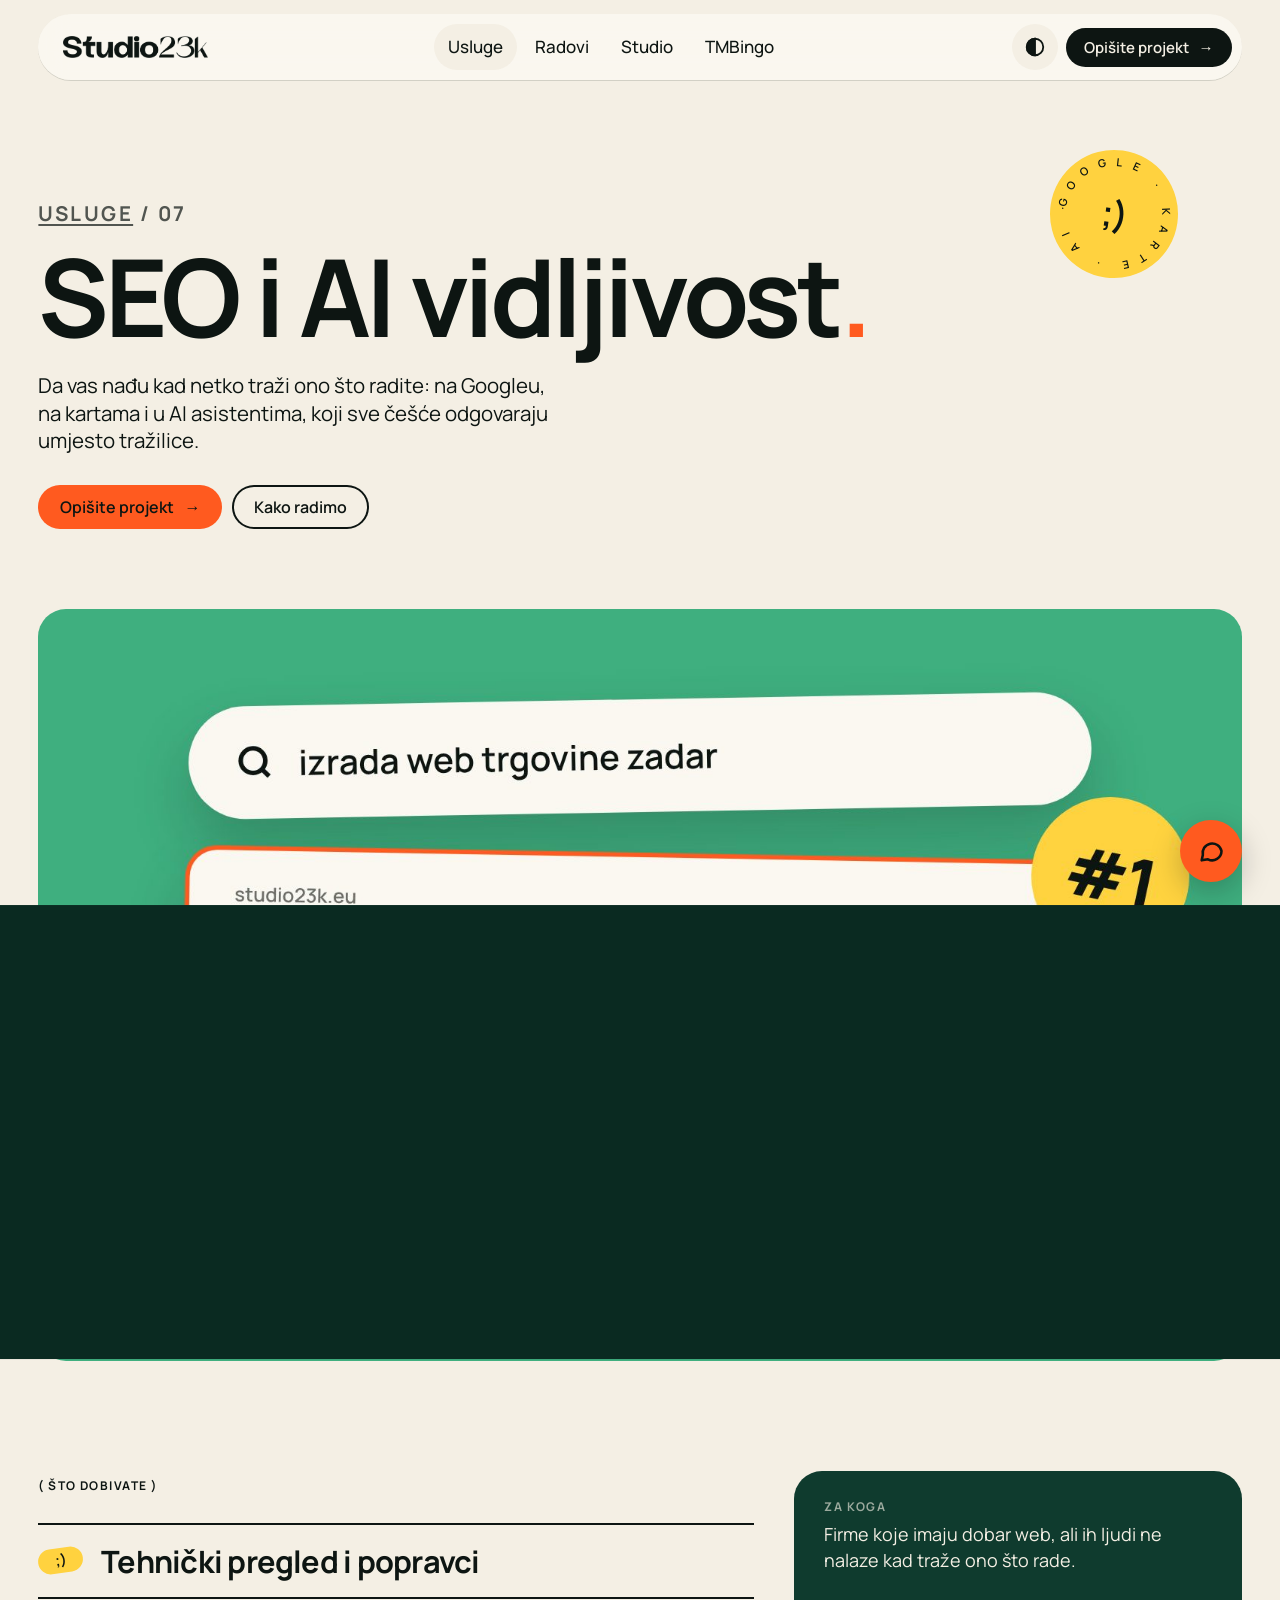
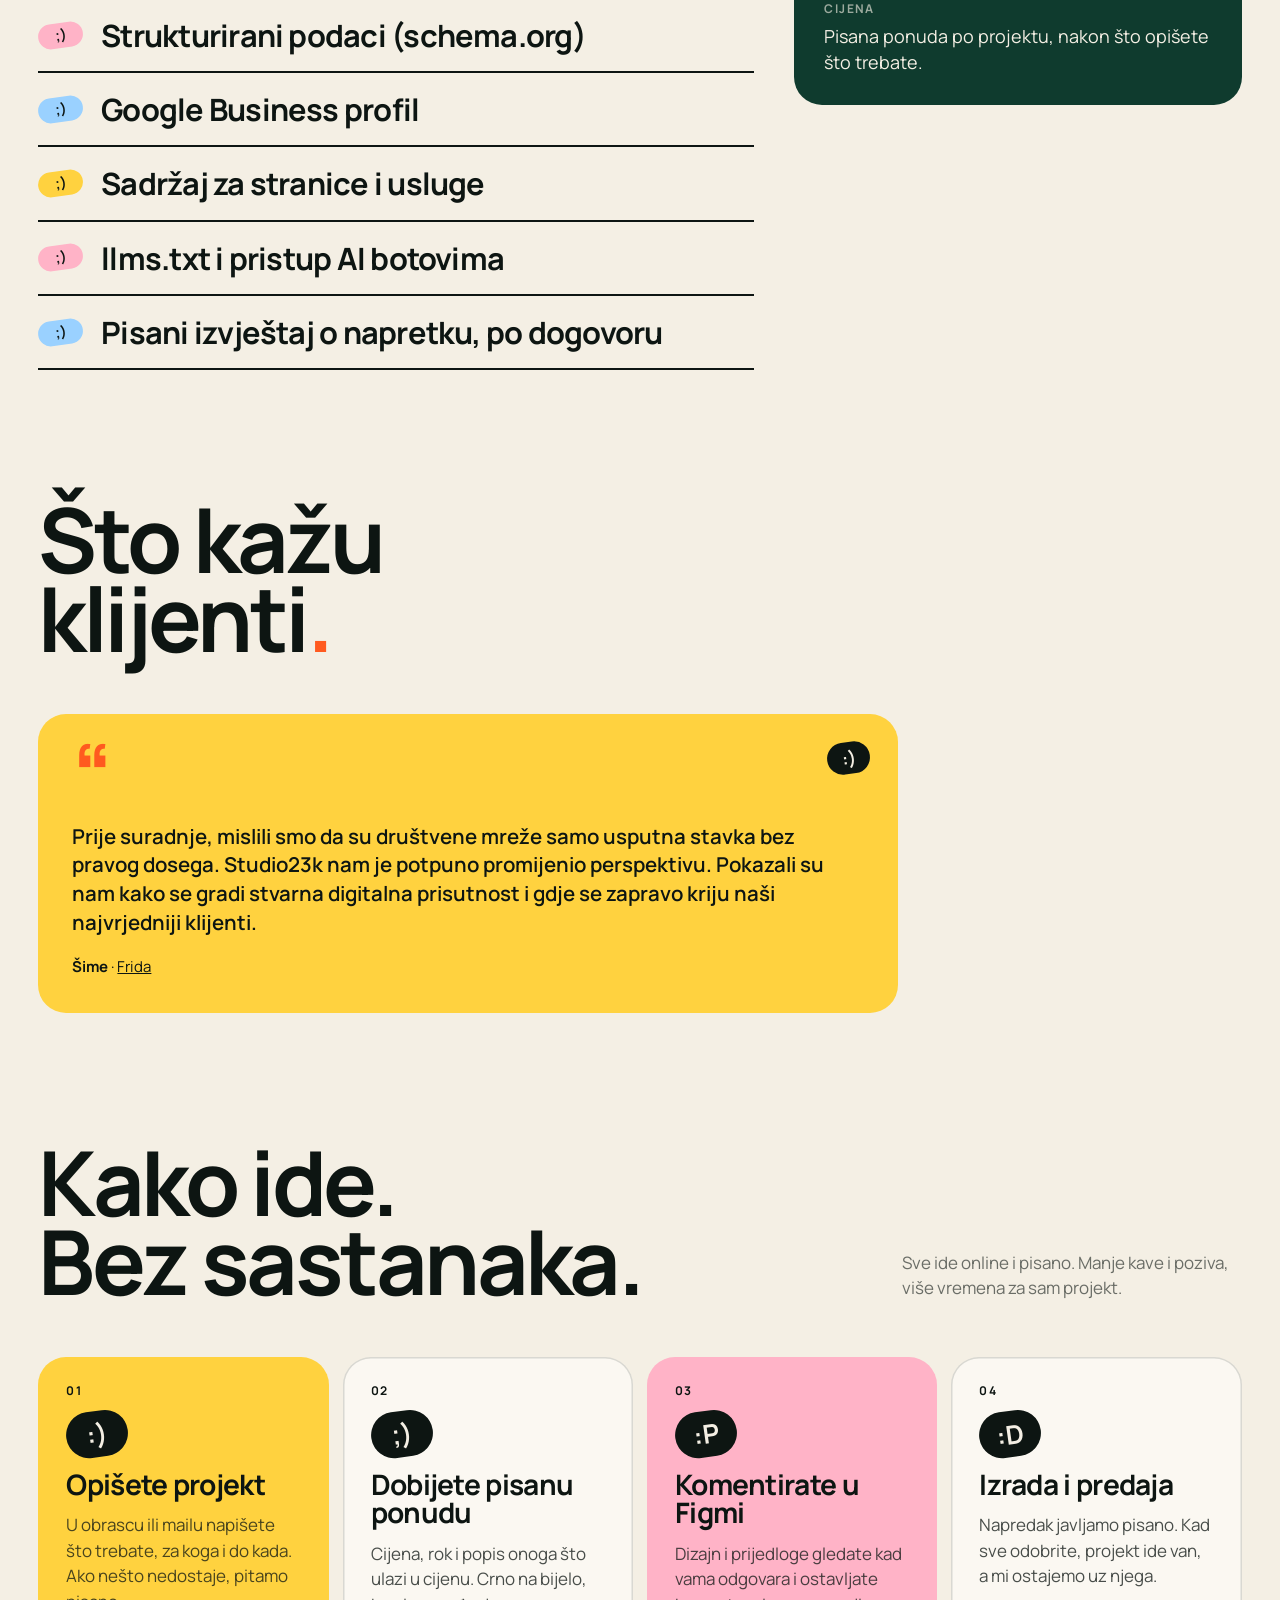
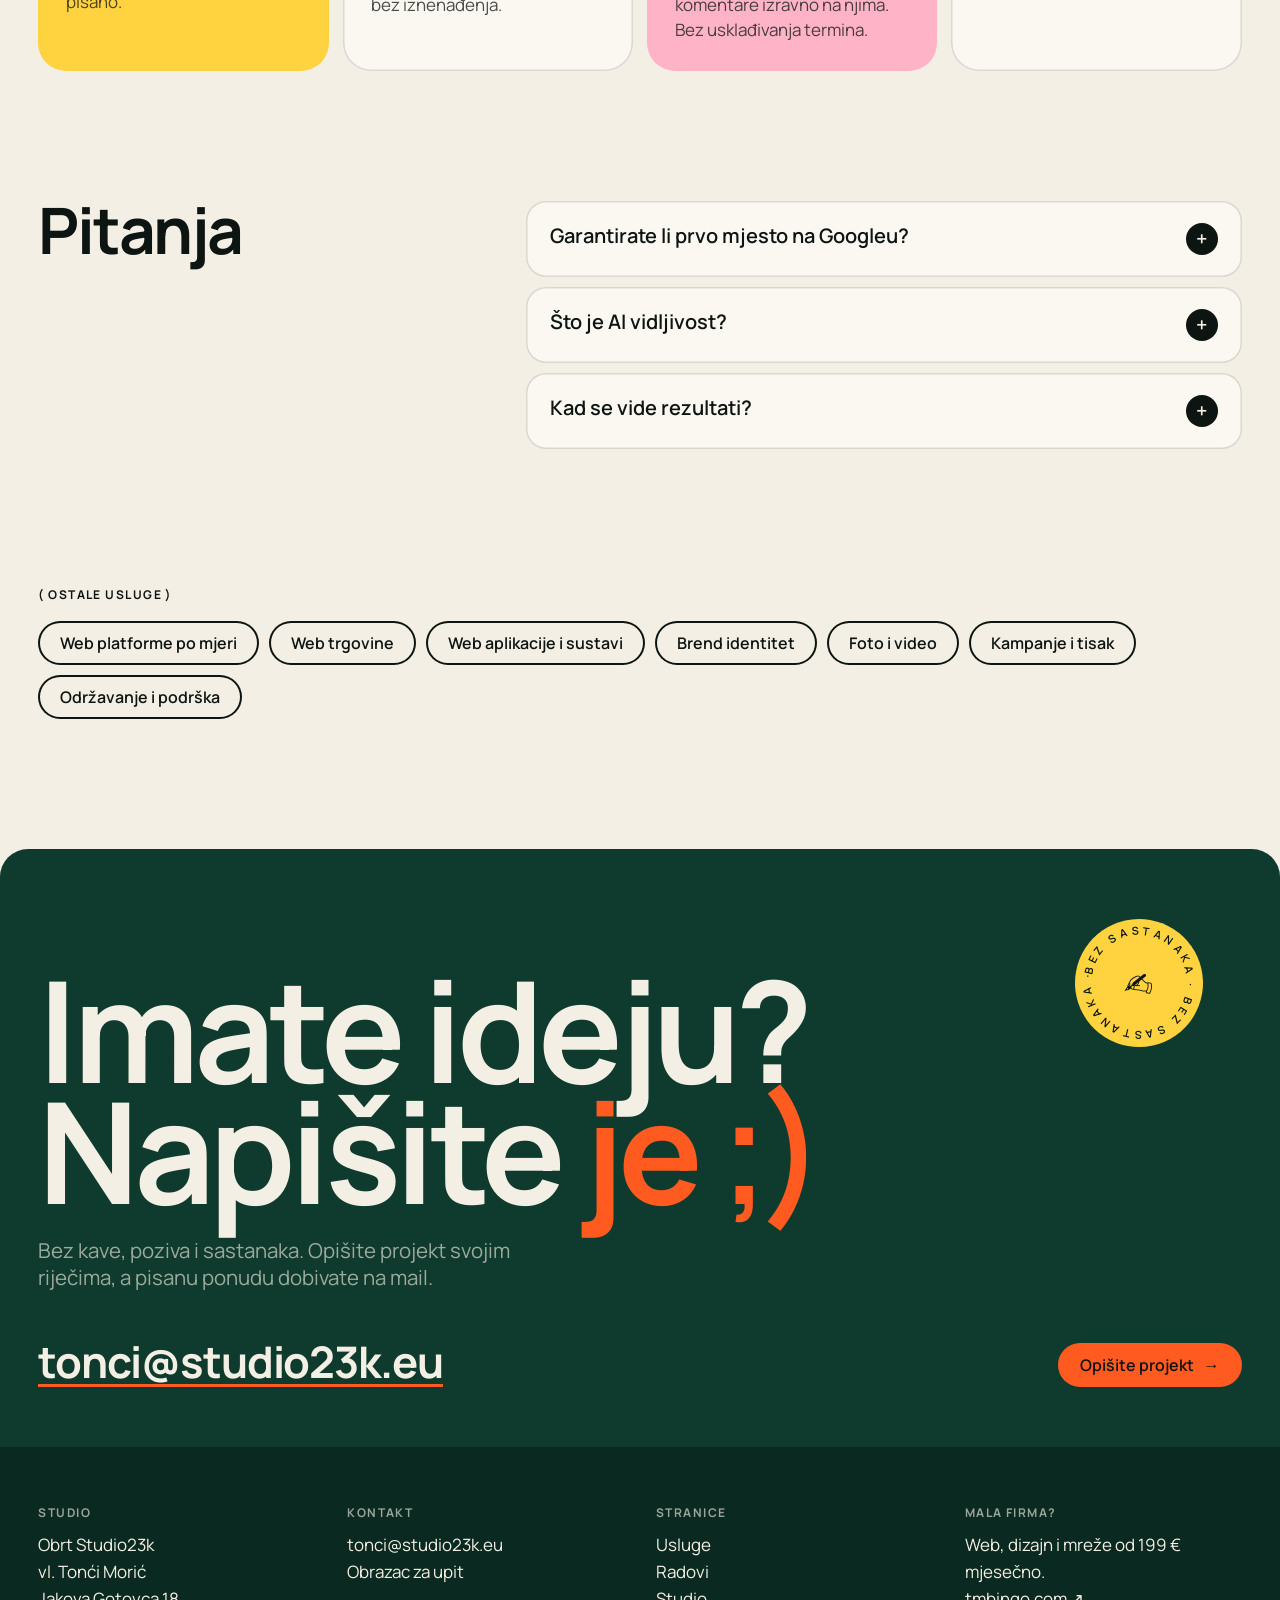
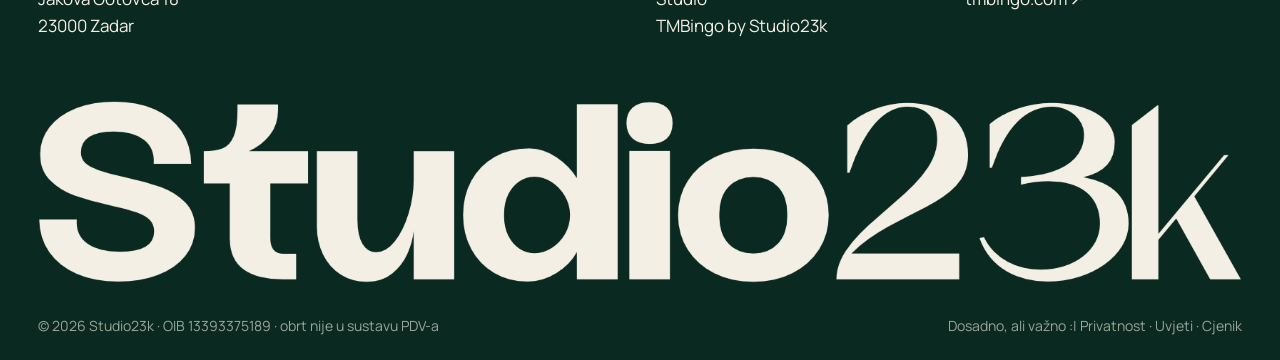
<file: usluge/seo-ai-vidljivost/index.html>
<!doctype html>
<html lang="hr">
<head>
<meta charset="utf-8">
<meta name="viewport" content="width=device-width, initial-scale=1, viewport-fit=cover">
<title>SEO i AI vidljivost, Zadar · Studio23k</title>
<meta name="description" content="SEO, Google Business profil i vidljivost u AI asistentima kao što su ChatGPT, Gemini i Claude. Tehnički SEO, strukturirani podaci i sadržaj. Studio23k iz Zadra.">
<meta name="theme-color" content="#f4efe4">
<link rel="canonical" href="https://www.studio23k.eu/usluge/seo-ai-vidljivost/">
<meta property="og:type" content="website">
<meta property="og:locale" content="hr_HR">
<meta property="og:site_name" content="Studio23k">
<meta property="og:url" content="https://www.studio23k.eu/usluge/seo-ai-vidljivost/">
<meta property="og:title" content="SEO i AI vidljivost, Zadar · Studio23k">
<meta property="og:description" content="SEO, Google Business profil i vidljivost u AI asistentima kao što su ChatGPT, Gemini i Claude. Tehnički SEO, strukturirani podaci i sadržaj. Studio23k iz Zadra.">
<meta property="og:image" content="https://www.studio23k.eu/assets/og-image.jpg">
<meta name="twitter:card" content="summary_large_image">
<link rel="icon" type="image/png" href="/assets/favicon.png">
<link rel="apple-touch-icon" href="/assets/apple-touch-icon.png">
<link rel="stylesheet" href="/assets/fonts/fonts.css">
<link rel="stylesheet" href="/assets/studio.css?v=10">
<script>(function(){var d=document.documentElement;try{var s=localStorage.getItem('s23k-tema');if(s)d.dataset.theme=s;if(sessionStorage.getItem('s23k-pre'))d.classList.add('no-pre');sessionStorage.setItem('s23k-pre','1')}catch(e){}})();</script>
<script type="application/ld+json">
[
 {
  "@context": "https://schema.org",
  "@type": "ProfessionalService",
  "@id": "https://www.studio23k.eu/#studio",
  "name": "Studio23k",
  "slogan": "Mi prodajemo ideje. Usluge su samo alat.",
  "description": "Kreativni i digitalni studio iz Zadra za veće projekte: web platforme i trgovine po mjeri, web aplikacije, brend identitet, foto i video te kampanje. Paket za male firme je TMBingo by Studio23k.",
  "url": "https://www.studio23k.eu/",
  "logo": "https://www.studio23k.eu/assets/apple-touch-icon.png",
  "image": "https://www.studio23k.eu/assets/og-image.jpg",
  "email": "tonci@studio23k.eu",
  "telephone": "+385 92 405 0600",
  "taxID": "13393375189",
  "address": {
   "@type": "PostalAddress",
   "streetAddress": "Jakova Gotovca 18",
   "postalCode": "23000",
   "addressLocality": "Zadar",
   "addressRegion": "Zadarska županija",
   "addressCountry": "HR"
  },
  "areaServed": [
   {
    "@type": "City",
    "name": "Zadar"
   },
   {
    "@type": "Country",
    "name": "Hrvatska"
   }
  ],
  "founder": {
   "@type": "Person",
   "name": "Tonći Morić",
   "jobTitle": "Dizajner i programer"
  },
  "subOrganization": {
   "@type": "ProfessionalService",
   "@id": "https://tmbingo.com/#posao",
   "name": "TMBingo",
   "url": "https://tmbingo.com/"
  },
  "knowsAbout": [
   "izrada web stranica",
   "web trgovine",
   "web aplikacije",
   "brend identitet",
   "grafički dizajn",
   "fotografija proizvoda",
   "video produkcija",
   "SEO",
   "održavanje web stranica"
  ]
 },
 {
  "@context": "https://schema.org",
  "@type": "Service",
  "name": "SEO i AI vidljivost",
  "serviceType": "SEO i AI vidljivost",
  "description": "SEO, Google Business profil i vidljivost u AI asistentima kao što su ChatGPT, Gemini i Claude. Tehnički SEO, strukturirani podaci i sadržaj. Studio23k iz Zadra.",
  "url": "https://www.studio23k.eu/usluge/seo-ai-vidljivost/",
  "image": "https://www.studio23k.eu/assets/usluge/seo-ai-vidljivost.jpg",
  "provider": {
   "@id": "https://www.studio23k.eu/#studio"
  },
  "areaServed": [
   {
    "@type": "City",
    "name": "Zadar"
   },
   {
    "@type": "Country",
    "name": "Hrvatska"
   }
  ]
 },
 {
  "@context": "https://schema.org",
  "@type": "FAQPage",
  "mainEntity": [
   {
    "@type": "Question",
    "name": "Garantirate li prvo mjesto na Googleu?",
    "acceptedAnswer": {
     "@type": "Answer",
     "text": "Ne, i to nitko pošten ne može garantirati. Ono za što odgovaramo jest da tehnička strana, sadržaj i podaci budu složeni kako treba."
    }
   },
   {
    "@type": "Question",
    "name": "Što je AI vidljivost?",
    "acceptedAnswer": {
     "@type": "Answer",
     "text": "Sve više ljudi traži preporuke od ChatGPT-a, Geminija ili Claudea. AI vidljivost znači da ti alati mogu pročitati točne i jasne podatke o vama."
    }
   },
   {
    "@type": "Question",
    "name": "Kad se vide rezultati?",
    "acceptedAnswer": {
     "@type": "Answer",
     "text": "Tehnički popravci djeluju brže, a sadržaj i ugled grade se mjesecima. U ponudi pišemo što radimo i kako pratimo napredak."
    }
   }
  ]
 },
 {
  "@context": "https://schema.org",
  "@type": "BreadcrumbList",
  "itemListElement": [
   {
    "@type": "ListItem",
    "position": 1,
    "name": "Studio23k",
    "item": "https://www.studio23k.eu/"
   },
   {
    "@type": "ListItem",
    "position": 2,
    "name": "Usluge",
    "item": "https://www.studio23k.eu/usluge/"
   },
   {
    "@type": "ListItem",
    "position": 3,
    "name": "SEO i AI vidljivost",
    "item": "https://www.studio23k.eu/usluge/seo-ai-vidljivost/"
   }
  ]
 }
]
</script>
</head>
<body>
<div class="pre" id="pre" aria-hidden="true"><i></i><b><span class="lg"></span></b><i></i></div>
<div class="cur" aria-hidden="true"></div>
<header class="nav">
  <a class="logo" href="/" aria-label="Studio23k, naslovna"><span class="lg"></span></a>
  <nav aria-label="Glavna navigacija"><ul><li><a href="/usluge/" aria-current="page">Usluge</a></li><li><a href="/radovi/">Radovi</a></li><li><a href="/#studio">Studio</a></li><li><a href="/tmbingo/" class="tmb">TMBingo</a></li></ul></nav>
  <div class="end">
    <button class="theme" type="button" id="theme" aria-label="Svijetla ili tamna tema" title="Svijetla / tamna tema"><svg viewBox="0 0 24 24" fill="none" stroke="currentColor" stroke-width="2"><circle cx="12" cy="12" r="9"/><path d="M12 3a9 9 0 0 0 0 18z" fill="currentColor"/></svg></button>
    <a class="pill" href="/upit/">Opišite projekt <span class="ar">→</span></a>
    <button class="burger open-menu" type="button" aria-label="Otvori izbornik"><span><i></i><i></i></span></button>
  </div>
</header>
<div class="menu" id="menu" aria-hidden="true">
  <div class="row"><a class="logo" href="/" aria-label="Studio23k, naslovna"><span class="lg"></span></a><button class="close" type="button" id="closeMenu">Zatvori</button></div>
  <nav class="links" aria-label="Izbornik"><a href="/usluge/">Usluge</a><a href="/radovi/">Radovi</a><a href="/#studio">Studio</a><a href="/tmbingo/" class="tmb">TMBingo</a><a href="/upit/">Upit</a></nav>
  <div class="row tag"><span>tonci@studio23k.eu</span><span class="dim">Zadar</span></div>
</div>

<main>
<section class="phead uhead">
  <div class="stk round s8" style="rotate:8deg" aria-hidden="true"><svg viewBox="0 0 128 128"><defs><path id="cs8" d="M64,64 m-48,0 a48,48 0 1,1 96,0 a48,48 0 1,1 -96,0"/></defs><text><textPath href="#cs8" textLength="301" lengthAdjust="spacing">google · karte · AI · </textPath></text></svg><b>;)</b></div>
  <p class="crumb tag"><a href="/usluge/">Usluge</a> / 07</p>
  <h1>SEO i AI vidljivost<span class="o">.</span></h1>
  <p>Da vas nađu kad netko traži ono što radite: na Googleu, na kartama i u AI asistentima, koji sve češće odgovaraju umjesto tražilice.</p>
  <div class="acts"><a class="pill o" href="/upit/?usluga=seo-ai-vidljivost">Opišite projekt <span class="ar">→</span></a><a class="pill line" href="#proces">Kako radimo</a></div>
</section>
<figure class="uimg rv"><img src="/assets/usluge/seo-ai-vidljivost.jpg" alt="Ilustracija: tražilica s upitom i Studio23k kao prvim rezultatom" width="1600" height="1000" fetchpriority="high"></figure>
<section class="ugrid">
  <div class="rv"><span class="tag">( Što dobivate )</span><ul class="dob"><li><span class="emo" aria-hidden="true">;)</span><span>Tehnički pregled i popravci</span></li><li><span class="emo" aria-hidden="true">;)</span><span>Strukturirani podaci (schema.org)</span></li><li><span class="emo" aria-hidden="true">;)</span><span>Google Business profil</span></li><li><span class="emo" aria-hidden="true">;)</span><span>Sadržaj za stranice i usluge</span></li><li><span class="emo" aria-hidden="true">;)</span><span>llms.txt i pristup AI botovima</span></li><li><span class="emo" aria-hidden="true">;)</span><span>Pisani izvještaj o napretku, po dogovoru</span></li></ul></div>
  <aside class="za rv"><span class="tag">Za koga</span><p>Firme koje imaju dobar web, ali ih ljudi ne nalaze kad traže ono što rade.</p><span class="tag" style="margin-top:22px">Cijena</span><p>Pisana ponuda po projektu, nakon što opišete što trebate.</p></aside>
</section>
<section class="revs">
  <div class="sec-h"><h2 class="rv">Što kažu<br>klijenti<span class="o">.</span></h2></div>
  <div class="rg"><figure class="rev rv"><span class="q" aria-hidden="true">“</span><span class="emo" aria-hidden="true">:)</span><blockquote><p>Prije suradnje, mislili smo da su društvene mreže samo usputna stavka bez pravog dosega. Studio23k nam je potpuno promijenio perspektivu. Pokazali su nam kako se gradi stvarna digitalna prisutnost i gdje se zapravo kriju naši najvrjedniji klijenti.</p></blockquote><figcaption><b>Šime</b> · <a href="https://frida-zadar.hr/" target="_blank" rel="noopener">Frida</a></figcaption></figure></div>
</section>
<section class="steps" id="proces">
  <div class="sec-h"><h2 class="rv">Kako ide.<br>Bez sastanaka.</h2><p class="rv">Sve ide online i pisano. Manje kave i poziva, više vremena za sam projekt.</p></div>
  <ol><li class="rv"><span class="tag">01</span><span class="emo big" aria-hidden="true">:)</span><h3>Opišete projekt</h3><p>U obrascu ili mailu napišete što trebate, za koga i do kada. Ako nešto nedostaje, pitamo pisano.</p></li><li class="rv"><span class="tag">02</span><span class="emo big" aria-hidden="true">;)</span><h3>Dobijete pisanu ponudu</h3><p>Cijena, rok i popis onoga što ulazi u cijenu. Crno na bijelo, bez iznenađenja.</p></li><li class="rv"><span class="tag">03</span><span class="emo big" aria-hidden="true">:P</span><h3>Komentirate u Figmi</h3><p>Dizajn i prijedloge gledate kad vama odgovara i ostavljate komentare izravno na njima. Bez usklađivanja termina.</p></li><li class="rv"><span class="tag">04</span><span class="emo big" aria-hidden="true">:D</span><h3>Izrada i predaja</h3><p>Napredak javljamo pisano. Kad sve odobrite, projekt ide van, a mi ostajemo uz njega.</p></li></ol>
</section>

<section class="faq">
  <h2 class="rv">Pitanja</h2>
  <div class="rv">
    <details><summary>Garantirate li prvo mjesto na Googleu?</summary><p>Ne, i to nitko pošten ne može garantirati. Ono za što odgovaramo jest da tehnička strana, sadržaj i podaci budu složeni kako treba.</p></details>
    <details><summary>Što je AI vidljivost?</summary><p>Sve više ljudi traži preporuke od ChatGPT-a, Geminija ili Claudea. AI vidljivost znači da ti alati mogu pročitati točne i jasne podatke o vama.</p></details>
    <details><summary>Kad se vide rezultati?</summary><p>Tehnički popravci djeluju brže, a sadržaj i ugled grade se mjesecima. U ponudi pišemo što radimo i kako pratimo napredak.</p></details>
  </div>
</section>
<section class="ost"><span class="tag">( Ostale usluge )</span><div><a class="pill line" href="/usluge/web-platforme/">Web platforme po mjeri</a><a class="pill line" href="/usluge/web-trgovine/">Web trgovine</a><a class="pill line" href="/usluge/web-aplikacije/">Web aplikacije i sustavi</a><a class="pill line" href="/usluge/brend-identitet/">Brend identitet</a><a class="pill line" href="/usluge/foto-video/">Foto i video</a><a class="pill line" href="/usluge/kampanje-tisak/">Kampanje i tisak</a><a class="pill line" href="/usluge/odrzavanje/">Održavanje i podrška</a></div></section>
</main>
<section class="cta" id="kontakt">
  <div class="stk round s9" style="rotate:10deg" aria-hidden="true"><svg viewBox="0 0 128 128"><defs><path id="cs9" d="M64,64 m-48,0 a48,48 0 1,1 96,0 a48,48 0 1,1 -96,0"/></defs><text><textPath href="#cs9" textLength="301" lengthAdjust="spacing">bez sastanaka · bez sastanaka · </textPath></text></svg><b>✍</b></div>
  <h2 class="rv">Imate ideju?<br>Napišite <span class="o">je ;)</span></h2>
  <p class="lead rv">Bez kave, poziva i sastanaka. Opišite projekt svojim riječima, a pisanu ponudu dobivate na mail.</p>
  <div class="row rv">
    <a class="mail" href="mailto:tonci@studio23k.eu?subject=Upit%20za%20projekt" data-cur="Pišite">tonci@studio23k.eu</a>
    <div style="display:flex;gap:10px;flex-wrap:wrap"><a class="pill o" href="/upit/">Opišite projekt <span class="ar">→</span></a></div>
  </div>
</section>
<footer class="ft">
  <div><span class="tag">Studio</span><p>Obrt Studio23k<br>vl. Tonći Morić<br>Jakova Gotovca 18<br>23000 Zadar</p></div>
  <div><span class="tag">Kontakt</span><p><a href="mailto:tonci@studio23k.eu">tonci@studio23k.eu</a><br><a href="/upit/">Obrazac za upit</a></p></div>
  <div><span class="tag">Stranice</span><ul><li><a href="/usluge/">Usluge</a></li><li><a href="/radovi/">Radovi</a></li><li><a href="/#studio">Studio</a></li><li><a class="g" href="/tmbingo/">TMBingo by Studio23k</a></li></ul></div>
  <div><span class="tag">Mala firma?</span><p>Web, dizajn i mreže od 199 € mjesečno.<br><a class="g" href="https://tmbingo.com/" target="_blank" rel="noopener">tmbingo.com ↗</a></p></div>
  <p class="big" aria-hidden="true"><span class="lg"></span></p>
  <div class="bottom"><span>© 2026 Studio23k · OIB 13393375189 · obrt nije u sustavu PDV-a</span><span>Dosadno, ali važno :| <a href="https://tmbingo.com/privatnost.html">Privatnost</a> · <a href="https://tmbingo.com/uvjeti.html">Uvjeti</a> · <a href="https://tmbingo.com/cjenik/">Cjenik</a></span></div>
</footer>

<div class="chat" id="chat">
  <div class="win" role="dialog" aria-label="Poruka Studio23k">
    <div class="top"><i></i><b>Studio23k</b><span class="dim">· Zadar</span></div>
    <div class="msgs"><p class="msg">Bok! :)</p><p class="msg">Imate projekt na umu ili vam treba nešto manje za firmu? Napišite, odgovaramo pisano.</p></div>
    <div class="opts"><a href="/upit/">Opisat ću projekt</a><a class="g" href="/tmbingo/">Mala sam firma</a><a href="mailto:tonci@studio23k.eu?subject=Upit%20za%20projekt">Pišem mail</a></div>
  </div>
  <button class="btn" type="button" aria-label="Otvori poruke" aria-expanded="false"><svg viewBox="0 0 24 24" fill="none" stroke="currentColor" stroke-width="2.2" stroke-linecap="round" stroke-linejoin="round"><path d="M21 12a8 8 0 0 1-11.6 7.1L4 20l1-4.6A8 8 0 1 1 21 12z"/></svg></button>
</div>

<script src="/assets/js/lenis.min.js"></script>
<script src="/assets/js/studio.js?v=5" defer></script>
</body>
</html>
</file>
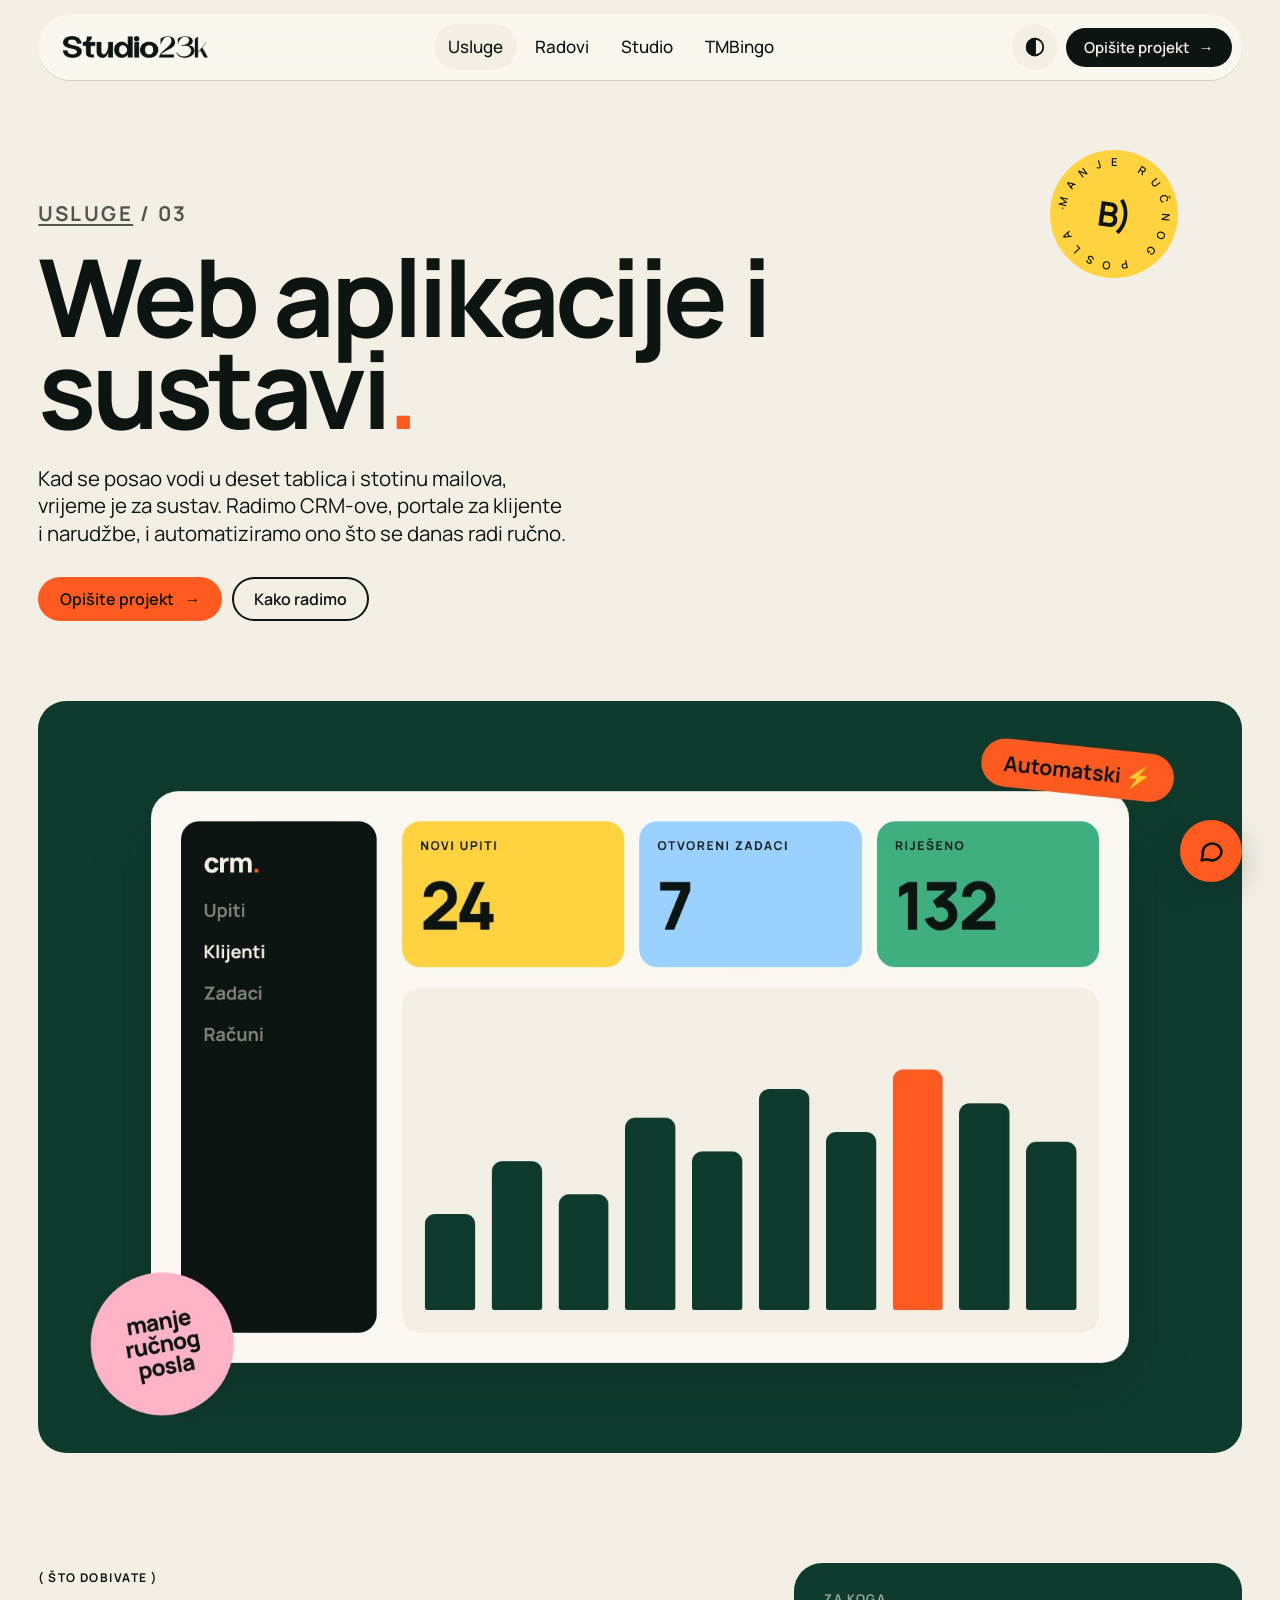
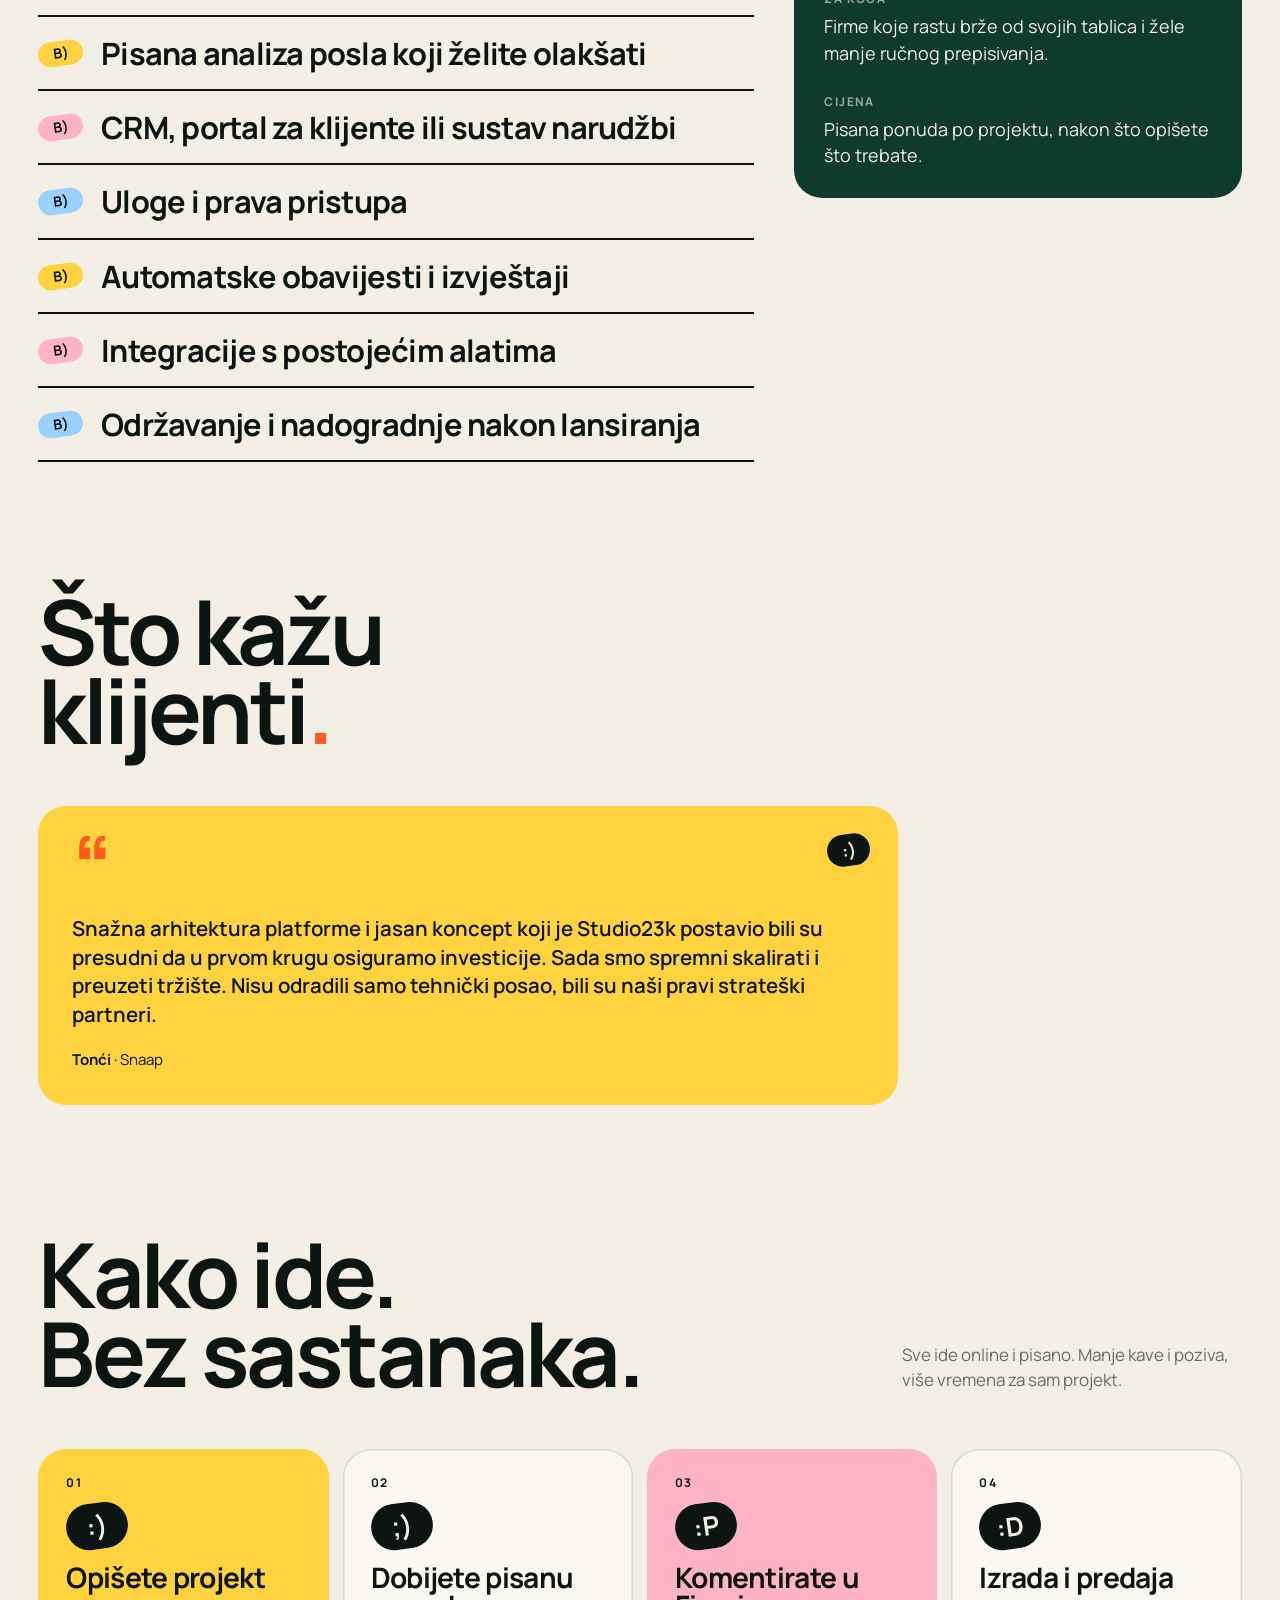
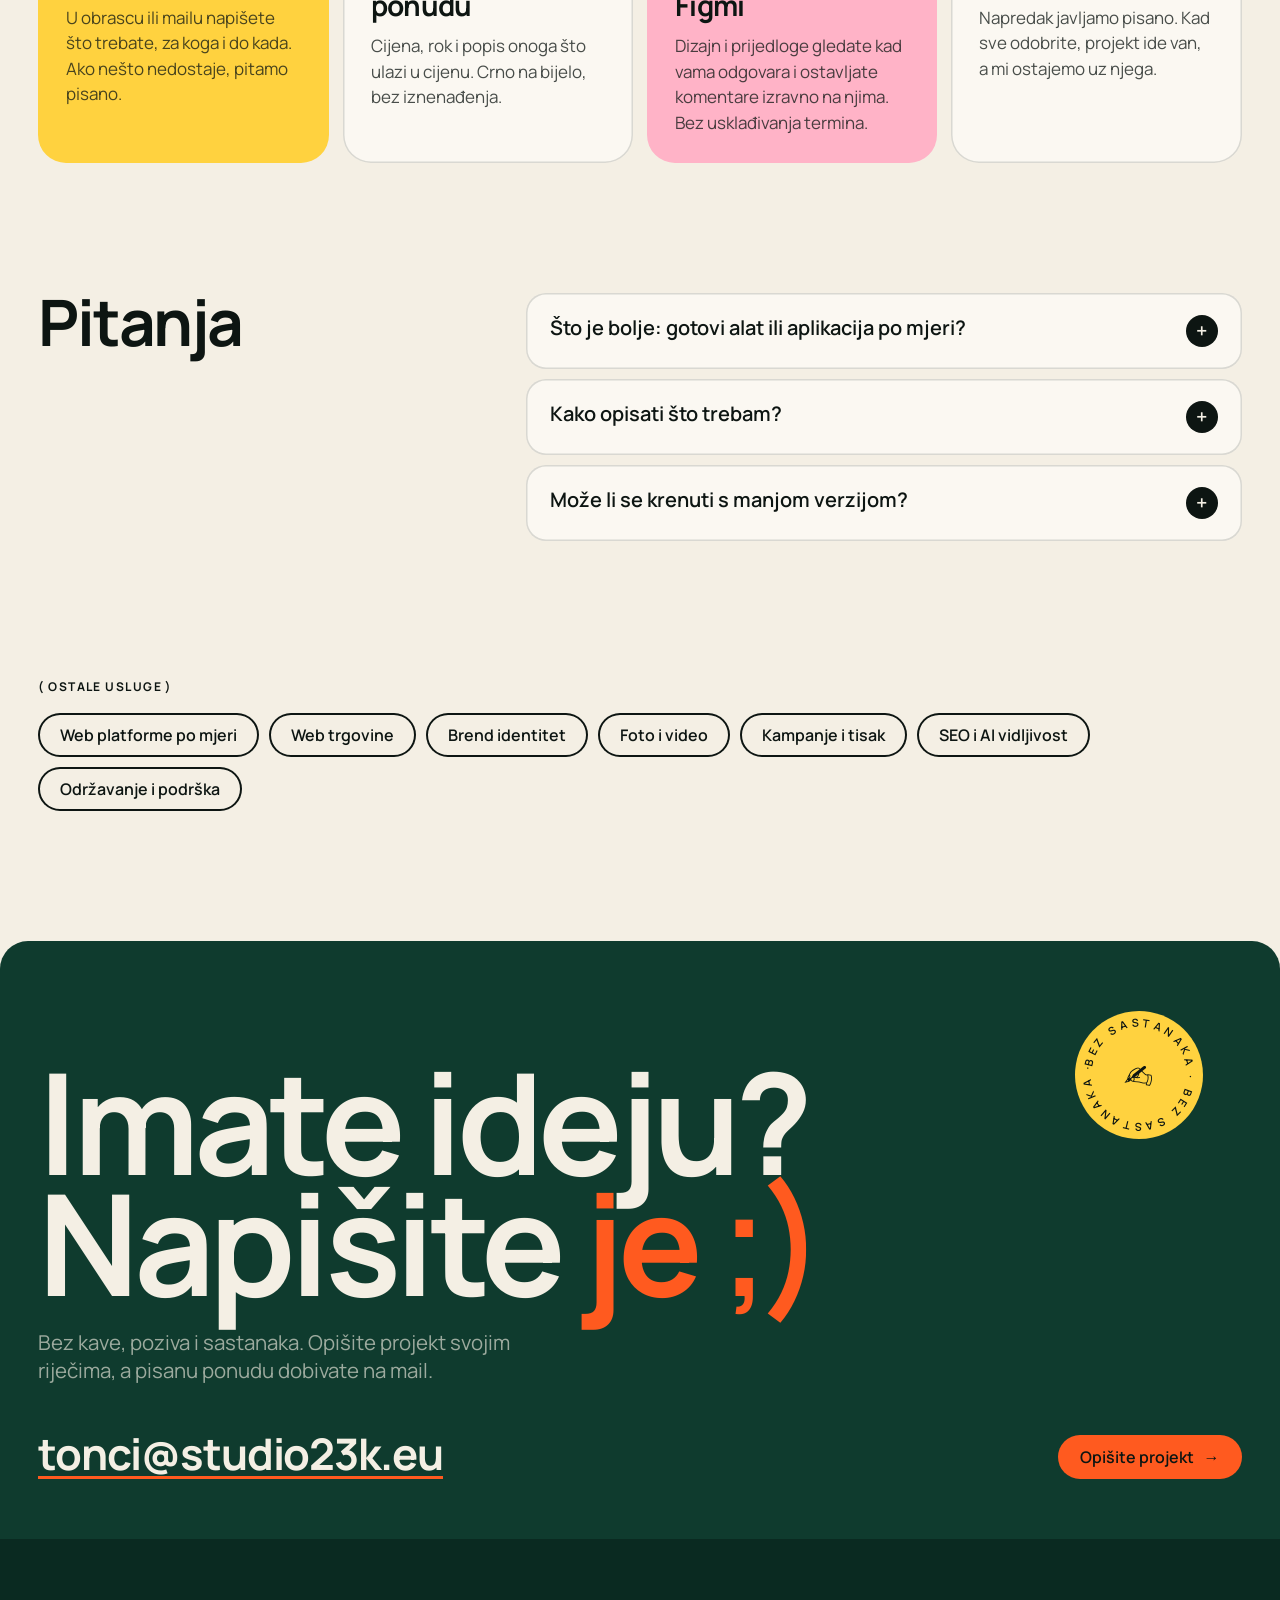
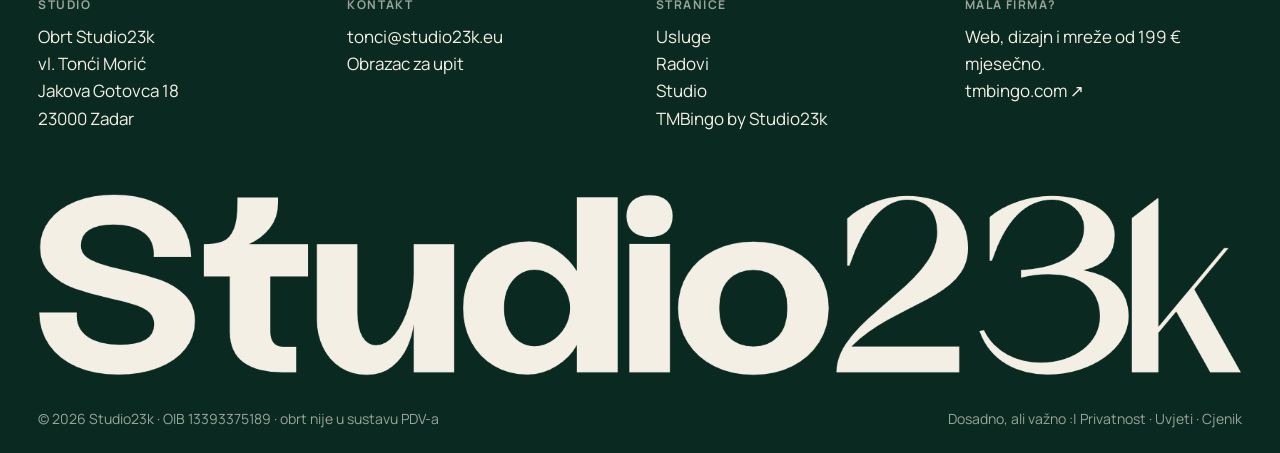
<file: usluge/web-aplikacije/index.html>
<!doctype html>
<html lang="hr">
<head>
<meta charset="utf-8">
<meta name="viewport" content="width=device-width, initial-scale=1, viewport-fit=cover">
<title>Web aplikacije i poslovni sustavi po mjeri · Studio23k Zadar</title>
<meta name="description" content="CRM, portali za klijente, sustavi narudžbi i automatizacija ručnog posla. Web aplikacije po mjeri iz Zadra.">
<meta name="theme-color" content="#f4efe4">
<link rel="canonical" href="https://www.studio23k.eu/usluge/web-aplikacije/">
<meta property="og:type" content="website">
<meta property="og:locale" content="hr_HR">
<meta property="og:site_name" content="Studio23k">
<meta property="og:url" content="https://www.studio23k.eu/usluge/web-aplikacije/">
<meta property="og:title" content="Web aplikacije i poslovni sustavi po mjeri · Studio23k Zadar">
<meta property="og:description" content="CRM, portali za klijente, sustavi narudžbi i automatizacija ručnog posla. Web aplikacije po mjeri iz Zadra.">
<meta property="og:image" content="https://www.studio23k.eu/assets/og-image.jpg">
<meta name="twitter:card" content="summary_large_image">
<link rel="icon" type="image/png" href="/assets/favicon.png">
<link rel="apple-touch-icon" href="/assets/apple-touch-icon.png">
<link rel="stylesheet" href="/assets/fonts/fonts.css">
<link rel="stylesheet" href="/assets/studio.css?v=10">
<script>(function(){var d=document.documentElement;try{var s=localStorage.getItem('s23k-tema');if(s)d.dataset.theme=s;if(sessionStorage.getItem('s23k-pre'))d.classList.add('no-pre');sessionStorage.setItem('s23k-pre','1')}catch(e){}})();</script>
<script type="application/ld+json">
[
 {
  "@context": "https://schema.org",
  "@type": "ProfessionalService",
  "@id": "https://www.studio23k.eu/#studio",
  "name": "Studio23k",
  "slogan": "Mi prodajemo ideje. Usluge su samo alat.",
  "description": "Kreativni i digitalni studio iz Zadra za veće projekte: web platforme i trgovine po mjeri, web aplikacije, brend identitet, foto i video te kampanje. Paket za male firme je TMBingo by Studio23k.",
  "url": "https://www.studio23k.eu/",
  "logo": "https://www.studio23k.eu/assets/apple-touch-icon.png",
  "image": "https://www.studio23k.eu/assets/og-image.jpg",
  "email": "tonci@studio23k.eu",
  "telephone": "+385 92 405 0600",
  "taxID": "13393375189",
  "address": {
   "@type": "PostalAddress",
   "streetAddress": "Jakova Gotovca 18",
   "postalCode": "23000",
   "addressLocality": "Zadar",
   "addressRegion": "Zadarska županija",
   "addressCountry": "HR"
  },
  "areaServed": [
   {
    "@type": "City",
    "name": "Zadar"
   },
   {
    "@type": "Country",
    "name": "Hrvatska"
   }
  ],
  "founder": {
   "@type": "Person",
   "name": "Tonći Morić",
   "jobTitle": "Dizajner i programer"
  },
  "subOrganization": {
   "@type": "ProfessionalService",
   "@id": "https://tmbingo.com/#posao",
   "name": "TMBingo",
   "url": "https://tmbingo.com/"
  },
  "knowsAbout": [
   "izrada web stranica",
   "web trgovine",
   "web aplikacije",
   "brend identitet",
   "grafički dizajn",
   "fotografija proizvoda",
   "video produkcija",
   "SEO",
   "održavanje web stranica"
  ]
 },
 {
  "@context": "https://schema.org",
  "@type": "Service",
  "name": "Web aplikacije i sustavi",
  "serviceType": "Web aplikacije i sustavi",
  "description": "CRM, portali za klijente, sustavi narudžbi i automatizacija ručnog posla. Web aplikacije po mjeri iz Zadra.",
  "url": "https://www.studio23k.eu/usluge/web-aplikacije/",
  "image": "https://www.studio23k.eu/assets/usluge/web-aplikacije.jpg",
  "provider": {
   "@id": "https://www.studio23k.eu/#studio"
  },
  "areaServed": [
   {
    "@type": "City",
    "name": "Zadar"
   },
   {
    "@type": "Country",
    "name": "Hrvatska"
   }
  ]
 },
 {
  "@context": "https://schema.org",
  "@type": "FAQPage",
  "mainEntity": [
   {
    "@type": "Question",
    "name": "Što je bolje: gotovi alat ili aplikacija po mjeri?",
    "acceptedAnswer": {
     "@type": "Answer",
     "text": "Ako gotovi alat radi ono što trebate, preporučit ćemo ga. Aplikacija po mjeri ima smisla kad gotova rješenja traže previše zaobilaženja."
    }
   },
   {
    "@type": "Question",
    "name": "Kako opisati što trebam?",
    "acceptedAnswer": {
     "@type": "Answer",
     "text": "Napišite kako posao ide danas, korak po korak, i gdje gubite vrijeme. To je dovoljno za prvi pisani prijedlog."
    }
   },
   {
    "@type": "Question",
    "name": "Može li se krenuti s manjom verzijom?",
    "acceptedAnswer": {
     "@type": "Answer",
     "text": "Može, i to preporučujemo. Prvo radi ono najvažnije, a nadograđujemo prema stvarnom korištenju."
    }
   }
  ]
 },
 {
  "@context": "https://schema.org",
  "@type": "BreadcrumbList",
  "itemListElement": [
   {
    "@type": "ListItem",
    "position": 1,
    "name": "Studio23k",
    "item": "https://www.studio23k.eu/"
   },
   {
    "@type": "ListItem",
    "position": 2,
    "name": "Usluge",
    "item": "https://www.studio23k.eu/usluge/"
   },
   {
    "@type": "ListItem",
    "position": 3,
    "name": "Web aplikacije i sustavi",
    "item": "https://www.studio23k.eu/usluge/web-aplikacije/"
   }
  ]
 }
]
</script>
</head>
<body>
<div class="pre" id="pre" aria-hidden="true"><i></i><b><span class="lg"></span></b><i></i></div>
<div class="cur" aria-hidden="true"></div>
<header class="nav">
  <a class="logo" href="/" aria-label="Studio23k, naslovna"><span class="lg"></span></a>
  <nav aria-label="Glavna navigacija"><ul><li><a href="/usluge/" aria-current="page">Usluge</a></li><li><a href="/radovi/">Radovi</a></li><li><a href="/#studio">Studio</a></li><li><a href="/tmbingo/" class="tmb">TMBingo</a></li></ul></nav>
  <div class="end">
    <button class="theme" type="button" id="theme" aria-label="Svijetla ili tamna tema" title="Svijetla / tamna tema"><svg viewBox="0 0 24 24" fill="none" stroke="currentColor" stroke-width="2"><circle cx="12" cy="12" r="9"/><path d="M12 3a9 9 0 0 0 0 18z" fill="currentColor"/></svg></button>
    <a class="pill" href="/upit/">Opišite projekt <span class="ar">→</span></a>
    <button class="burger open-menu" type="button" aria-label="Otvori izbornik"><span><i></i><i></i></span></button>
  </div>
</header>
<div class="menu" id="menu" aria-hidden="true">
  <div class="row"><a class="logo" href="/" aria-label="Studio23k, naslovna"><span class="lg"></span></a><button class="close" type="button" id="closeMenu">Zatvori</button></div>
  <nav class="links" aria-label="Izbornik"><a href="/usluge/">Usluge</a><a href="/radovi/">Radovi</a><a href="/#studio">Studio</a><a href="/tmbingo/" class="tmb">TMBingo</a><a href="/upit/">Upit</a></nav>
  <div class="row tag"><span>tonci@studio23k.eu</span><span class="dim">Zadar</span></div>
</div>

<main>
<section class="phead uhead">
  <div class="stk round s8" style="rotate:8deg" aria-hidden="true"><svg viewBox="0 0 128 128"><defs><path id="cs8" d="M64,64 m-48,0 a48,48 0 1,1 96,0 a48,48 0 1,1 -96,0"/></defs><text><textPath href="#cs8" textLength="301" lengthAdjust="spacing">manje ručnog posla · </textPath></text></svg><b>B)</b></div>
  <p class="crumb tag"><a href="/usluge/">Usluge</a> / 03</p>
  <h1>Web aplikacije i sustavi<span class="o">.</span></h1>
  <p>Kad se posao vodi u deset tablica i stotinu mailova, vrijeme je za sustav. Radimo CRM-ove, portale za klijente i narudžbe, i automatiziramo ono što se danas radi ručno.</p>
  <div class="acts"><a class="pill o" href="/upit/?usluga=web-aplikacije">Opišite projekt <span class="ar">→</span></a><a class="pill line" href="#proces">Kako radimo</a></div>
</section>
<figure class="uimg rv"><img src="/assets/usluge/web-aplikacije.jpg" alt="Ilustracija: nadzorna ploča CRM aplikacije s brojem upita, zadataka i grafom" width="1600" height="1000" fetchpriority="high"></figure>
<section class="ugrid">
  <div class="rv"><span class="tag">( Što dobivate )</span><ul class="dob"><li><span class="emo" aria-hidden="true">B)</span><span>Pisana analiza posla koji želite olakšati</span></li><li><span class="emo" aria-hidden="true">B)</span><span>CRM, portal za klijente ili sustav narudžbi</span></li><li><span class="emo" aria-hidden="true">B)</span><span>Uloge i prava pristupa</span></li><li><span class="emo" aria-hidden="true">B)</span><span>Automatske obavijesti i izvještaji</span></li><li><span class="emo" aria-hidden="true">B)</span><span>Integracije s postojećim alatima</span></li><li><span class="emo" aria-hidden="true">B)</span><span>Održavanje i nadogradnje nakon lansiranja</span></li></ul></div>
  <aside class="za rv"><span class="tag">Za koga</span><p>Firme koje rastu brže od svojih tablica i žele manje ručnog prepisivanja.</p><span class="tag" style="margin-top:22px">Cijena</span><p>Pisana ponuda po projektu, nakon što opišete što trebate.</p></aside>
</section>
<section class="revs">
  <div class="sec-h"><h2 class="rv">Što kažu<br>klijenti<span class="o">.</span></h2></div>
  <div class="rg"><figure class="rev rv"><span class="q" aria-hidden="true">“</span><span class="emo" aria-hidden="true">:)</span><blockquote><p>Snažna arhitektura platforme i jasan koncept koji je Studio23k postavio bili su presudni da u prvom krugu osiguramo investicije. Sada smo spremni skalirati i preuzeti tržište. Nisu odradili samo tehnički posao, bili su naši pravi strateški partneri.</p></blockquote><figcaption><b>Tonći</b> · Snaap</figcaption></figure></div>
</section>
<section class="steps" id="proces">
  <div class="sec-h"><h2 class="rv">Kako ide.<br>Bez sastanaka.</h2><p class="rv">Sve ide online i pisano. Manje kave i poziva, više vremena za sam projekt.</p></div>
  <ol><li class="rv"><span class="tag">01</span><span class="emo big" aria-hidden="true">:)</span><h3>Opišete projekt</h3><p>U obrascu ili mailu napišete što trebate, za koga i do kada. Ako nešto nedostaje, pitamo pisano.</p></li><li class="rv"><span class="tag">02</span><span class="emo big" aria-hidden="true">;)</span><h3>Dobijete pisanu ponudu</h3><p>Cijena, rok i popis onoga što ulazi u cijenu. Crno na bijelo, bez iznenađenja.</p></li><li class="rv"><span class="tag">03</span><span class="emo big" aria-hidden="true">:P</span><h3>Komentirate u Figmi</h3><p>Dizajn i prijedloge gledate kad vama odgovara i ostavljate komentare izravno na njima. Bez usklađivanja termina.</p></li><li class="rv"><span class="tag">04</span><span class="emo big" aria-hidden="true">:D</span><h3>Izrada i predaja</h3><p>Napredak javljamo pisano. Kad sve odobrite, projekt ide van, a mi ostajemo uz njega.</p></li></ol>
</section>

<section class="faq">
  <h2 class="rv">Pitanja</h2>
  <div class="rv">
    <details><summary>Što je bolje: gotovi alat ili aplikacija po mjeri?</summary><p>Ako gotovi alat radi ono što trebate, preporučit ćemo ga. Aplikacija po mjeri ima smisla kad gotova rješenja traže previše zaobilaženja.</p></details>
    <details><summary>Kako opisati što trebam?</summary><p>Napišite kako posao ide danas, korak po korak, i gdje gubite vrijeme. To je dovoljno za prvi pisani prijedlog.</p></details>
    <details><summary>Može li se krenuti s manjom verzijom?</summary><p>Može, i to preporučujemo. Prvo radi ono najvažnije, a nadograđujemo prema stvarnom korištenju.</p></details>
  </div>
</section>
<section class="ost"><span class="tag">( Ostale usluge )</span><div><a class="pill line" href="/usluge/web-platforme/">Web platforme po mjeri</a><a class="pill line" href="/usluge/web-trgovine/">Web trgovine</a><a class="pill line" href="/usluge/brend-identitet/">Brend identitet</a><a class="pill line" href="/usluge/foto-video/">Foto i video</a><a class="pill line" href="/usluge/kampanje-tisak/">Kampanje i tisak</a><a class="pill line" href="/usluge/seo-ai-vidljivost/">SEO i AI vidljivost</a><a class="pill line" href="/usluge/odrzavanje/">Održavanje i podrška</a></div></section>
</main>
<section class="cta" id="kontakt">
  <div class="stk round s9" style="rotate:10deg" aria-hidden="true"><svg viewBox="0 0 128 128"><defs><path id="cs9" d="M64,64 m-48,0 a48,48 0 1,1 96,0 a48,48 0 1,1 -96,0"/></defs><text><textPath href="#cs9" textLength="301" lengthAdjust="spacing">bez sastanaka · bez sastanaka · </textPath></text></svg><b>✍</b></div>
  <h2 class="rv">Imate ideju?<br>Napišite <span class="o">je ;)</span></h2>
  <p class="lead rv">Bez kave, poziva i sastanaka. Opišite projekt svojim riječima, a pisanu ponudu dobivate na mail.</p>
  <div class="row rv">
    <a class="mail" href="mailto:tonci@studio23k.eu?subject=Upit%20za%20projekt" data-cur="Pišite">tonci@studio23k.eu</a>
    <div style="display:flex;gap:10px;flex-wrap:wrap"><a class="pill o" href="/upit/">Opišite projekt <span class="ar">→</span></a></div>
  </div>
</section>
<footer class="ft">
  <div><span class="tag">Studio</span><p>Obrt Studio23k<br>vl. Tonći Morić<br>Jakova Gotovca 18<br>23000 Zadar</p></div>
  <div><span class="tag">Kontakt</span><p><a href="mailto:tonci@studio23k.eu">tonci@studio23k.eu</a><br><a href="/upit/">Obrazac za upit</a></p></div>
  <div><span class="tag">Stranice</span><ul><li><a href="/usluge/">Usluge</a></li><li><a href="/radovi/">Radovi</a></li><li><a href="/#studio">Studio</a></li><li><a class="g" href="/tmbingo/">TMBingo by Studio23k</a></li></ul></div>
  <div><span class="tag">Mala firma?</span><p>Web, dizajn i mreže od 199 € mjesečno.<br><a class="g" href="https://tmbingo.com/" target="_blank" rel="noopener">tmbingo.com ↗</a></p></div>
  <p class="big" aria-hidden="true"><span class="lg"></span></p>
  <div class="bottom"><span>© 2026 Studio23k · OIB 13393375189 · obrt nije u sustavu PDV-a</span><span>Dosadno, ali važno :| <a href="https://tmbingo.com/privatnost.html">Privatnost</a> · <a href="https://tmbingo.com/uvjeti.html">Uvjeti</a> · <a href="https://tmbingo.com/cjenik/">Cjenik</a></span></div>
</footer>

<div class="chat" id="chat">
  <div class="win" role="dialog" aria-label="Poruka Studio23k">
    <div class="top"><i></i><b>Studio23k</b><span class="dim">· Zadar</span></div>
    <div class="msgs"><p class="msg">Bok! :)</p><p class="msg">Imate projekt na umu ili vam treba nešto manje za firmu? Napišite, odgovaramo pisano.</p></div>
    <div class="opts"><a href="/upit/">Opisat ću projekt</a><a class="g" href="/tmbingo/">Mala sam firma</a><a href="mailto:tonci@studio23k.eu?subject=Upit%20za%20projekt">Pišem mail</a></div>
  </div>
  <button class="btn" type="button" aria-label="Otvori poruke" aria-expanded="false"><svg viewBox="0 0 24 24" fill="none" stroke="currentColor" stroke-width="2.2" stroke-linecap="round" stroke-linejoin="round"><path d="M21 12a8 8 0 0 1-11.6 7.1L4 20l1-4.6A8 8 0 1 1 21 12z"/></svg></button>
</div>

<script src="/assets/js/lenis.min.js"></script>
<script src="/assets/js/studio.js?v=5" defer></script>
</body>
</html>
</file>
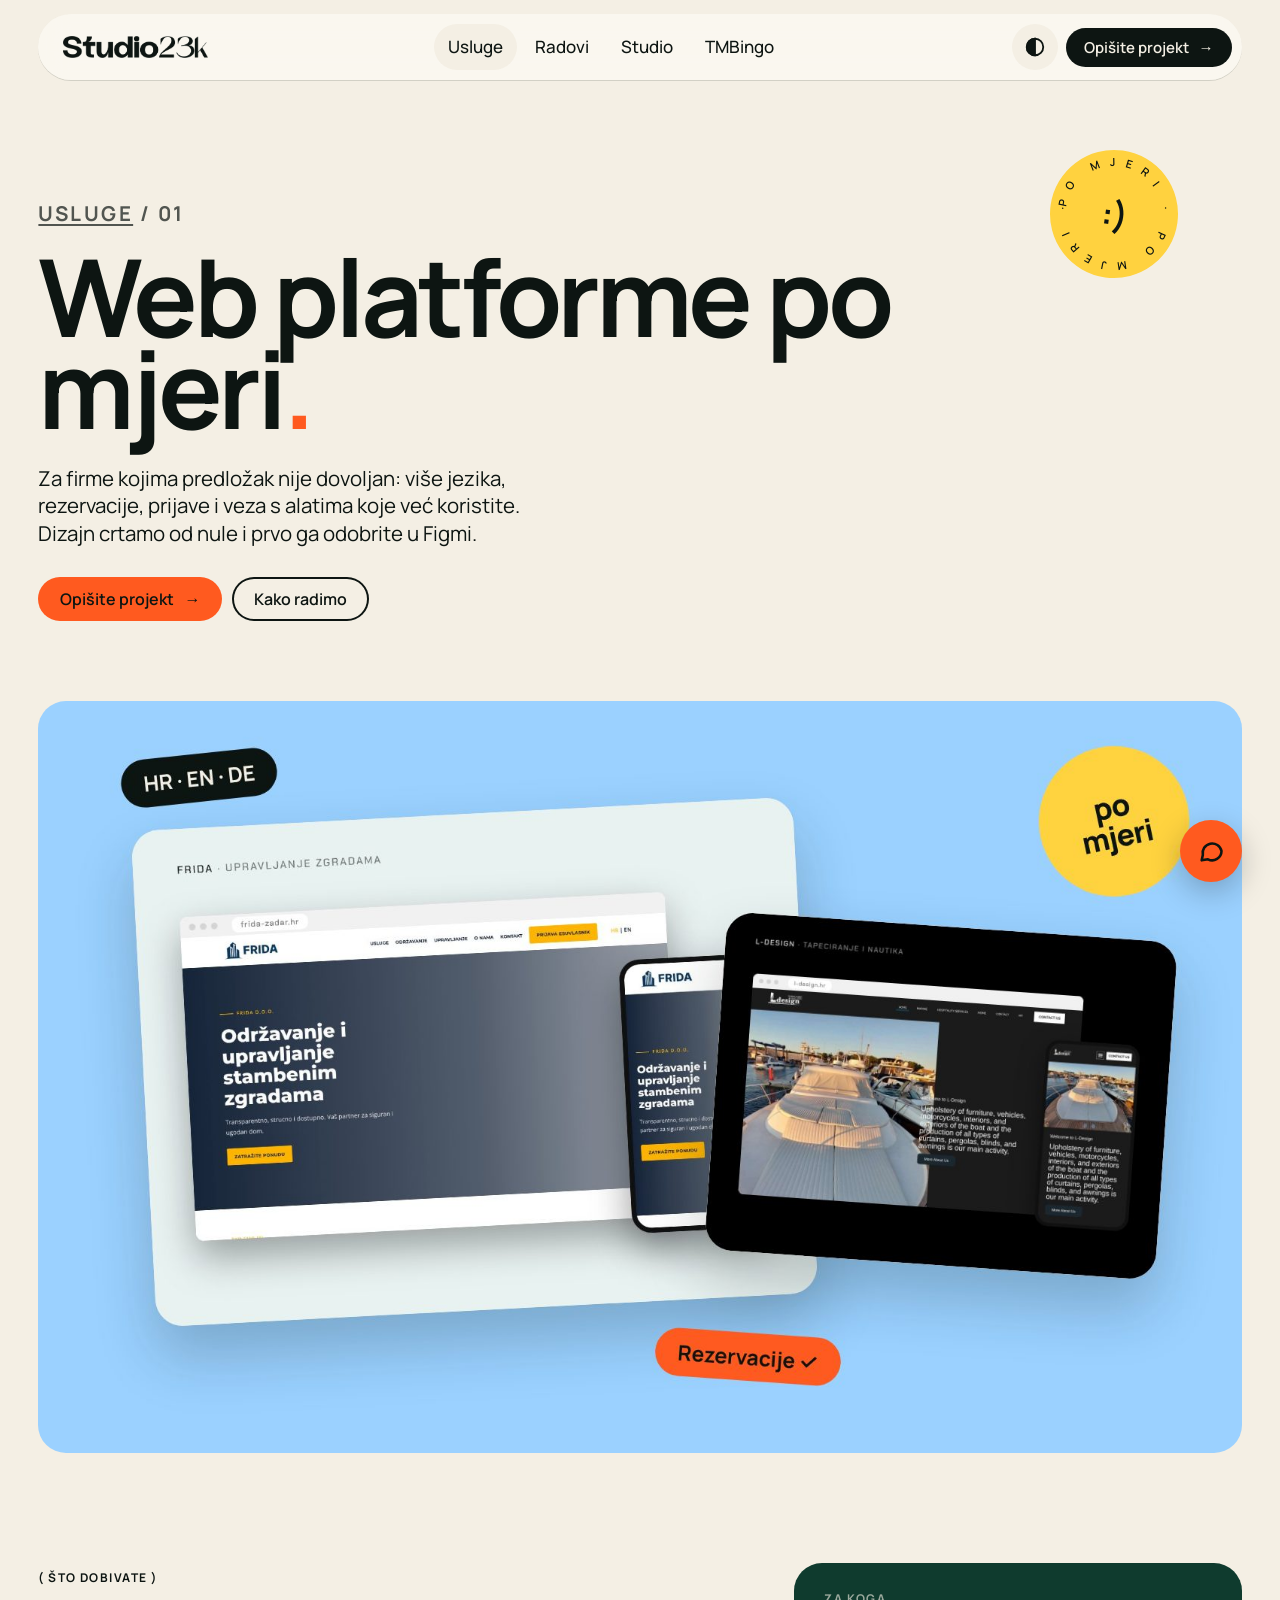
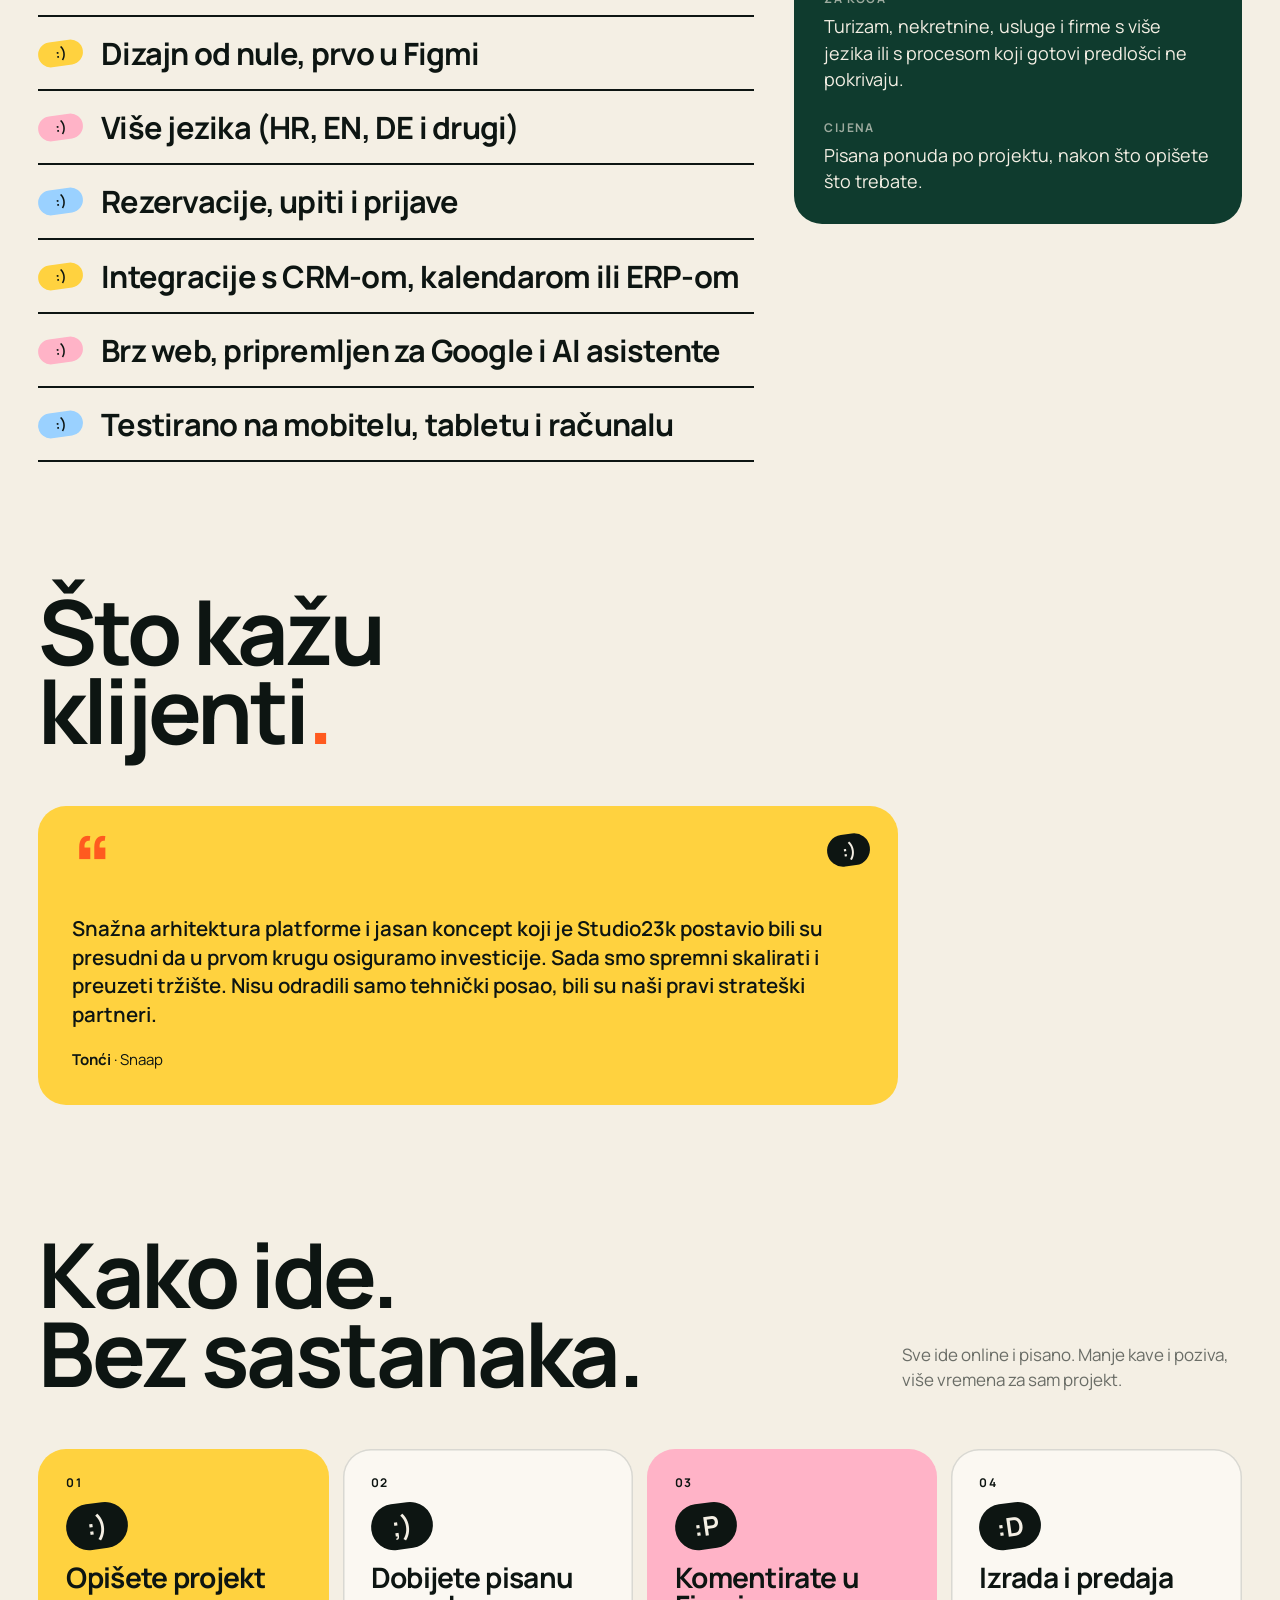
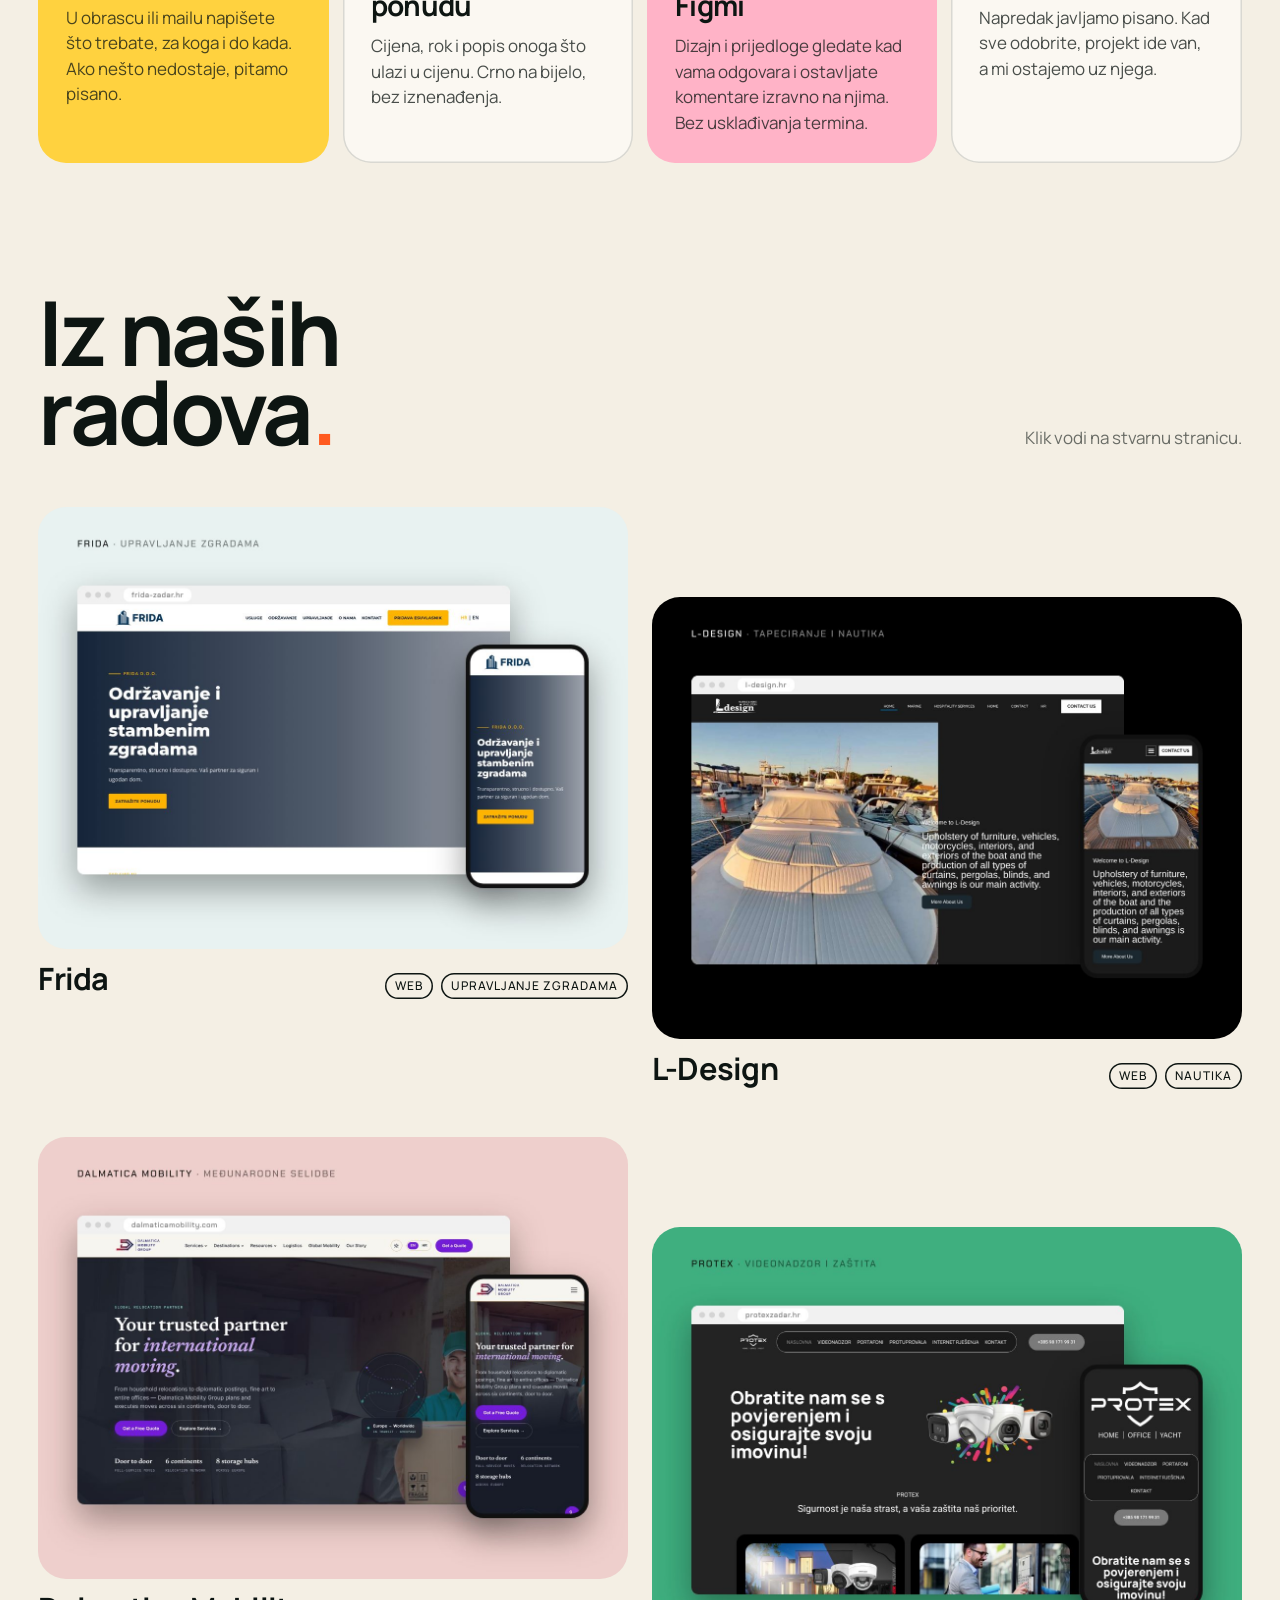
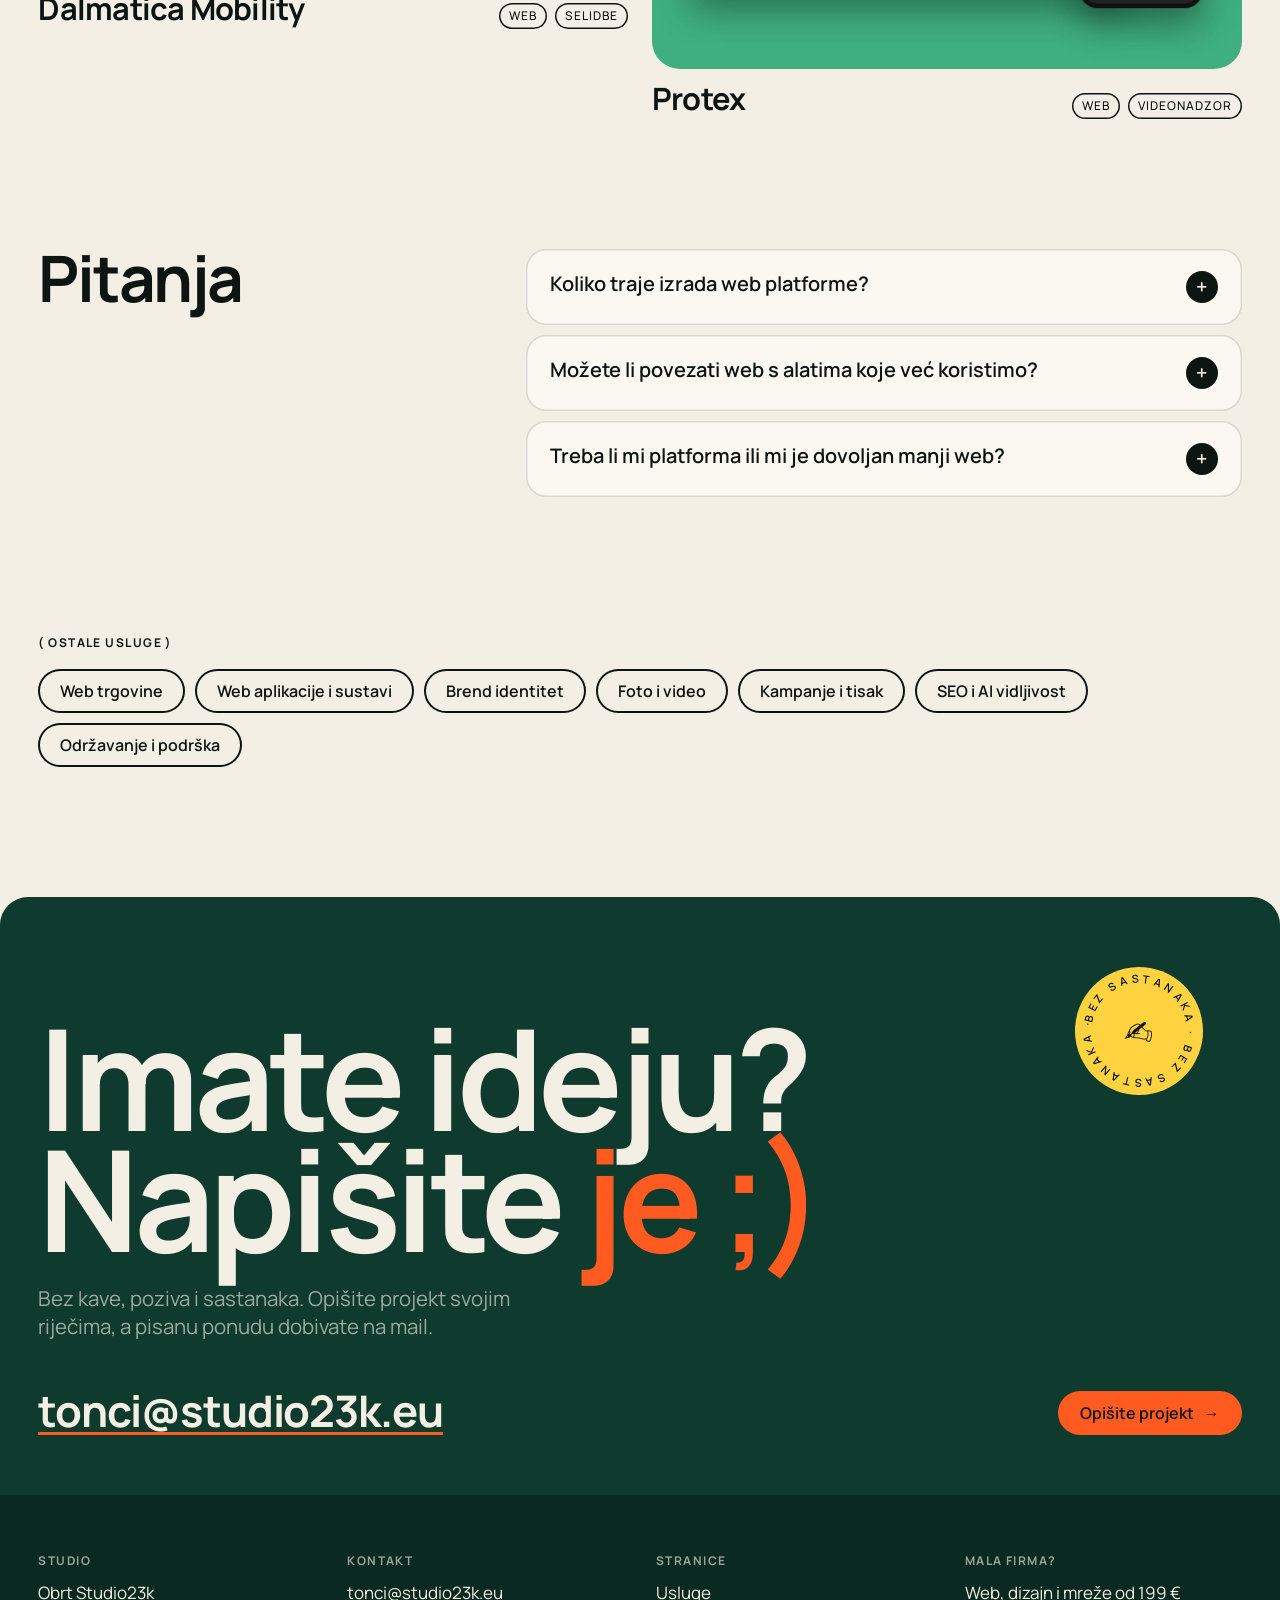
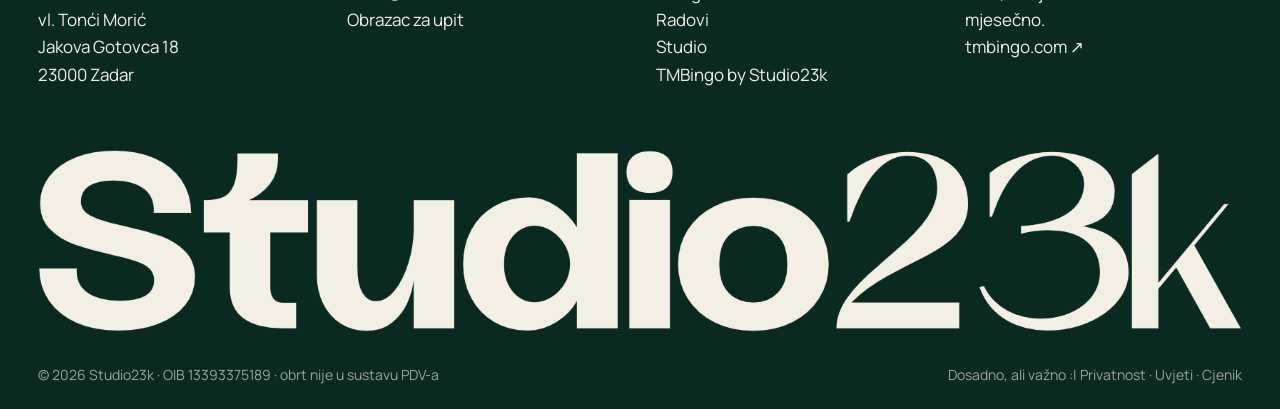
<file: usluge/web-platforme/index.html>
<!doctype html>
<html lang="hr">
<head>
<meta charset="utf-8">
<meta name="viewport" content="width=device-width, initial-scale=1, viewport-fit=cover">
<title>Izrada web stranica po mjeri, Zadar · Studio23k</title>
<meta name="description" content="Višejezične web stranice i platforme po mjeri: rezervacije, prijave i integracije s alatima koje već koristite. Studio23k iz Zadra, dizajn prvo u Figmi.">
<meta name="theme-color" content="#f4efe4">
<link rel="canonical" href="https://www.studio23k.eu/usluge/web-platforme/">
<meta property="og:type" content="website">
<meta property="og:locale" content="hr_HR">
<meta property="og:site_name" content="Studio23k">
<meta property="og:url" content="https://www.studio23k.eu/usluge/web-platforme/">
<meta property="og:title" content="Izrada web stranica po mjeri, Zadar · Studio23k">
<meta property="og:description" content="Višejezične web stranice i platforme po mjeri: rezervacije, prijave i integracije s alatima koje već koristite. Studio23k iz Zadra, dizajn prvo u Figmi.">
<meta property="og:image" content="https://www.studio23k.eu/assets/og-image.jpg">
<meta name="twitter:card" content="summary_large_image">
<link rel="icon" type="image/png" href="/assets/favicon.png">
<link rel="apple-touch-icon" href="/assets/apple-touch-icon.png">
<link rel="stylesheet" href="/assets/fonts/fonts.css">
<link rel="stylesheet" href="/assets/studio.css?v=10">
<script>(function(){var d=document.documentElement;try{var s=localStorage.getItem('s23k-tema');if(s)d.dataset.theme=s;if(sessionStorage.getItem('s23k-pre'))d.classList.add('no-pre');sessionStorage.setItem('s23k-pre','1')}catch(e){}})();</script>
<script type="application/ld+json">
[
 {
  "@context": "https://schema.org",
  "@type": "ProfessionalService",
  "@id": "https://www.studio23k.eu/#studio",
  "name": "Studio23k",
  "slogan": "Mi prodajemo ideje. Usluge su samo alat.",
  "description": "Kreativni i digitalni studio iz Zadra za veće projekte: web platforme i trgovine po mjeri, web aplikacije, brend identitet, foto i video te kampanje. Paket za male firme je TMBingo by Studio23k.",
  "url": "https://www.studio23k.eu/",
  "logo": "https://www.studio23k.eu/assets/apple-touch-icon.png",
  "image": "https://www.studio23k.eu/assets/og-image.jpg",
  "email": "tonci@studio23k.eu",
  "telephone": "+385 92 405 0600",
  "taxID": "13393375189",
  "address": {
   "@type": "PostalAddress",
   "streetAddress": "Jakova Gotovca 18",
   "postalCode": "23000",
   "addressLocality": "Zadar",
   "addressRegion": "Zadarska županija",
   "addressCountry": "HR"
  },
  "areaServed": [
   {
    "@type": "City",
    "name": "Zadar"
   },
   {
    "@type": "Country",
    "name": "Hrvatska"
   }
  ],
  "founder": {
   "@type": "Person",
   "name": "Tonći Morić",
   "jobTitle": "Dizajner i programer"
  },
  "subOrganization": {
   "@type": "ProfessionalService",
   "@id": "https://tmbingo.com/#posao",
   "name": "TMBingo",
   "url": "https://tmbingo.com/"
  },
  "knowsAbout": [
   "izrada web stranica",
   "web trgovine",
   "web aplikacije",
   "brend identitet",
   "grafički dizajn",
   "fotografija proizvoda",
   "video produkcija",
   "SEO",
   "održavanje web stranica"
  ]
 },
 {
  "@context": "https://schema.org",
  "@type": "Service",
  "name": "Web platforme po mjeri",
  "serviceType": "Web platforme po mjeri",
  "description": "Višejezične web stranice i platforme po mjeri: rezervacije, prijave i integracije s alatima koje već koristite. Studio23k iz Zadra, dizajn prvo u Figmi.",
  "url": "https://www.studio23k.eu/usluge/web-platforme/",
  "image": "https://www.studio23k.eu/assets/usluge/web-platforme.jpg",
  "provider": {
   "@id": "https://www.studio23k.eu/#studio"
  },
  "areaServed": [
   {
    "@type": "City",
    "name": "Zadar"
   },
   {
    "@type": "Country",
    "name": "Hrvatska"
   }
  ]
 },
 {
  "@context": "https://schema.org",
  "@type": "FAQPage",
  "mainEntity": [
   {
    "@type": "Question",
    "name": "Koliko traje izrada web platforme?",
    "acceptedAnswer": {
     "@type": "Answer",
     "text": "Ovisi o opsegu. Rok pišemo u ponudu nakon što opišete projekt, a izrada kreće kad odobrite dizajn."
    }
   },
   {
    "@type": "Question",
    "name": "Možete li povezati web s alatima koje već koristimo?",
    "acceptedAnswer": {
     "@type": "Answer",
     "text": "Najčešće da. U upitu navedite koje alate koristite, pa u ponudi pišemo kako i što ulazi u cijenu."
    }
   },
   {
    "@type": "Question",
    "name": "Treba li mi platforma ili mi je dovoljan manji web?",
    "acceptedAnswer": {
     "@type": "Answer",
     "text": "Ako vam treba web na jednoj ili nekoliko stranica, pogledajte TMBingo paket: landing page od 299 €, bazna cijena 299 € (25. 11. 2026.)."
    }
   }
  ]
 },
 {
  "@context": "https://schema.org",
  "@type": "BreadcrumbList",
  "itemListElement": [
   {
    "@type": "ListItem",
    "position": 1,
    "name": "Studio23k",
    "item": "https://www.studio23k.eu/"
   },
   {
    "@type": "ListItem",
    "position": 2,
    "name": "Usluge",
    "item": "https://www.studio23k.eu/usluge/"
   },
   {
    "@type": "ListItem",
    "position": 3,
    "name": "Web platforme po mjeri",
    "item": "https://www.studio23k.eu/usluge/web-platforme/"
   }
  ]
 }
]
</script>
</head>
<body>
<div class="pre" id="pre" aria-hidden="true"><i></i><b><span class="lg"></span></b><i></i></div>
<div class="cur" aria-hidden="true"></div>
<header class="nav">
  <a class="logo" href="/" aria-label="Studio23k, naslovna"><span class="lg"></span></a>
  <nav aria-label="Glavna navigacija"><ul><li><a href="/usluge/" aria-current="page">Usluge</a></li><li><a href="/radovi/">Radovi</a></li><li><a href="/#studio">Studio</a></li><li><a href="/tmbingo/" class="tmb">TMBingo</a></li></ul></nav>
  <div class="end">
    <button class="theme" type="button" id="theme" aria-label="Svijetla ili tamna tema" title="Svijetla / tamna tema"><svg viewBox="0 0 24 24" fill="none" stroke="currentColor" stroke-width="2"><circle cx="12" cy="12" r="9"/><path d="M12 3a9 9 0 0 0 0 18z" fill="currentColor"/></svg></button>
    <a class="pill" href="/upit/">Opišite projekt <span class="ar">→</span></a>
    <button class="burger open-menu" type="button" aria-label="Otvori izbornik"><span><i></i><i></i></span></button>
  </div>
</header>
<div class="menu" id="menu" aria-hidden="true">
  <div class="row"><a class="logo" href="/" aria-label="Studio23k, naslovna"><span class="lg"></span></a><button class="close" type="button" id="closeMenu">Zatvori</button></div>
  <nav class="links" aria-label="Izbornik"><a href="/usluge/">Usluge</a><a href="/radovi/">Radovi</a><a href="/#studio">Studio</a><a href="/tmbingo/" class="tmb">TMBingo</a><a href="/upit/">Upit</a></nav>
  <div class="row tag"><span>tonci@studio23k.eu</span><span class="dim">Zadar</span></div>
</div>

<main>
<section class="phead uhead">
  <div class="stk round s8" style="rotate:8deg" aria-hidden="true"><svg viewBox="0 0 128 128"><defs><path id="cs8" d="M64,64 m-48,0 a48,48 0 1,1 96,0 a48,48 0 1,1 -96,0"/></defs><text><textPath href="#cs8" textLength="301" lengthAdjust="spacing">po mjeri · po mjeri · </textPath></text></svg><b>:)</b></div>
  <p class="crumb tag"><a href="/usluge/">Usluge</a> / 01</p>
  <h1>Web platforme po mjeri<span class="o">.</span></h1>
  <p>Za firme kojima predložak nije dovoljan: više jezika, rezervacije, prijave i veza s alatima koje već koristite. Dizajn crtamo od nule i prvo ga odobrite u Figmi.</p>
  <div class="acts"><a class="pill o" href="/upit/?usluga=web-platforme">Opišite projekt <span class="ar">→</span></a><a class="pill line" href="#proces">Kako radimo</a></div>
</section>
<figure class="uimg rv"><img src="/assets/usluge/web-platforme.jpg" alt="Ilustracija: web stranice Frida i L-Design na računalu i mobitelu, s oznakama za više jezika i rezervacije" width="1600" height="1000" fetchpriority="high"></figure>
<section class="ugrid">
  <div class="rv"><span class="tag">( Što dobivate )</span><ul class="dob"><li><span class="emo" aria-hidden="true">:)</span><span>Dizajn od nule, prvo u Figmi</span></li><li><span class="emo" aria-hidden="true">:)</span><span>Više jezika (HR, EN, DE i drugi)</span></li><li><span class="emo" aria-hidden="true">:)</span><span>Rezervacije, upiti i prijave</span></li><li><span class="emo" aria-hidden="true">:)</span><span>Integracije s CRM-om, kalendarom ili ERP-om</span></li><li><span class="emo" aria-hidden="true">:)</span><span>Brz web, pripremljen za Google i AI asistente</span></li><li><span class="emo" aria-hidden="true">:)</span><span>Testirano na mobitelu, tabletu i računalu</span></li></ul></div>
  <aside class="za rv"><span class="tag">Za koga</span><p>Turizam, nekretnine, usluge i firme s više jezika ili s procesom koji gotovi predlošci ne pokrivaju.</p><span class="tag" style="margin-top:22px">Cijena</span><p>Pisana ponuda po projektu, nakon što opišete što trebate.</p></aside>
</section>
<section class="revs">
  <div class="sec-h"><h2 class="rv">Što kažu<br>klijenti<span class="o">.</span></h2></div>
  <div class="rg"><figure class="rev rv"><span class="q" aria-hidden="true">“</span><span class="emo" aria-hidden="true">:)</span><blockquote><p>Snažna arhitektura platforme i jasan koncept koji je Studio23k postavio bili su presudni da u prvom krugu osiguramo investicije. Sada smo spremni skalirati i preuzeti tržište. Nisu odradili samo tehnički posao, bili su naši pravi strateški partneri.</p></blockquote><figcaption><b>Tonći</b> · Snaap</figcaption></figure></div>
</section>
<section class="steps" id="proces">
  <div class="sec-h"><h2 class="rv">Kako ide.<br>Bez sastanaka.</h2><p class="rv">Sve ide online i pisano. Manje kave i poziva, više vremena za sam projekt.</p></div>
  <ol><li class="rv"><span class="tag">01</span><span class="emo big" aria-hidden="true">:)</span><h3>Opišete projekt</h3><p>U obrascu ili mailu napišete što trebate, za koga i do kada. Ako nešto nedostaje, pitamo pisano.</p></li><li class="rv"><span class="tag">02</span><span class="emo big" aria-hidden="true">;)</span><h3>Dobijete pisanu ponudu</h3><p>Cijena, rok i popis onoga što ulazi u cijenu. Crno na bijelo, bez iznenađenja.</p></li><li class="rv"><span class="tag">03</span><span class="emo big" aria-hidden="true">:P</span><h3>Komentirate u Figmi</h3><p>Dizajn i prijedloge gledate kad vama odgovara i ostavljate komentare izravno na njima. Bez usklađivanja termina.</p></li><li class="rv"><span class="tag">04</span><span class="emo big" aria-hidden="true">:D</span><h3>Izrada i predaja</h3><p>Napredak javljamo pisano. Kad sve odobrite, projekt ide van, a mi ostajemo uz njega.</p></li></ol>
</section>
<section class="work" style="padding-top:0">
  <div class="sec-h"><h2 class="rv">Iz naših<br>radova<span class="o">.</span></h2><p class="rv">Klik vodi na stvarnu stranicu.</p></div>
  <ul class="grid2"><li class="rv" data-cat="web"><a href="https://frida-zadar.hr/" target="_blank" rel="noopener" data-cur="Pogledaj"><span class="thumb"><img src="/assets/radovi/frida.jpg" alt="Web stranica Frida na laptopu i mobitelu" width="1200" height="900" loading="lazy"><span class="go">↗</span></span><span class="cap"><h3>Frida</h3><span class="chips"><span>Web</span><span>Upravljanje zgradama</span></span></span></a></li><li class="rv" data-cat="web"><a href="https://l-design.hr/en/" target="_blank" rel="noopener" data-cur="Pogledaj"><span class="thumb"><img src="/assets/radovi/ldesign.jpg" alt="Web stranica L-Design na laptopu i mobitelu" width="1200" height="900" loading="lazy"><span class="go">↗</span></span><span class="cap"><h3>L-Design</h3><span class="chips"><span>Web</span><span>Nautika</span></span></span></a></li><li class="rv" data-cat="web"><a href="https://dalmaticamobility.com/" target="_blank" rel="noopener" data-cur="Pogledaj"><span class="thumb"><img src="/assets/radovi/dalmatica.jpg" alt="Web stranica Dalmatica Mobility na laptopu i mobitelu" width="1200" height="900" loading="lazy"><span class="go">↗</span></span><span class="cap"><h3>Dalmatica Mobility</h3><span class="chips"><span>Web</span><span>Selidbe</span></span></span></a></li><li class="rv" data-cat="web"><a href="https://protexzadar.hr/" target="_blank" rel="noopener" data-cur="Pogledaj"><span class="thumb"><img src="/assets/radovi/protex.jpg" alt="Web stranica Protex na laptopu i mobitelu" width="1200" height="900" loading="lazy"><span class="go">↗</span></span><span class="cap"><h3>Protex</h3><span class="chips"><span>Web</span><span>Videonadzor</span></span></span></a></li></ul>
</section>
<section class="faq">
  <h2 class="rv">Pitanja</h2>
  <div class="rv">
    <details><summary>Koliko traje izrada web platforme?</summary><p>Ovisi o opsegu. Rok pišemo u ponudu nakon što opišete projekt, a izrada kreće kad odobrite dizajn.</p></details>
    <details><summary>Možete li povezati web s alatima koje već koristimo?</summary><p>Najčešće da. U upitu navedite koje alate koristite, pa u ponudi pišemo kako i što ulazi u cijenu.</p></details>
    <details><summary>Treba li mi platforma ili mi je dovoljan manji web?</summary><p>Ako vam treba web na jednoj ili nekoliko stranica, pogledajte <a href="/tmbingo/">TMBingo paket</a>: landing page od 299 €, bazna cijena 299 € (25. 11. 2026.).</p></details>
  </div>
</section>
<section class="ost"><span class="tag">( Ostale usluge )</span><div><a class="pill line" href="/usluge/web-trgovine/">Web trgovine</a><a class="pill line" href="/usluge/web-aplikacije/">Web aplikacije i sustavi</a><a class="pill line" href="/usluge/brend-identitet/">Brend identitet</a><a class="pill line" href="/usluge/foto-video/">Foto i video</a><a class="pill line" href="/usluge/kampanje-tisak/">Kampanje i tisak</a><a class="pill line" href="/usluge/seo-ai-vidljivost/">SEO i AI vidljivost</a><a class="pill line" href="/usluge/odrzavanje/">Održavanje i podrška</a></div></section>
</main>
<section class="cta" id="kontakt">
  <div class="stk round s9" style="rotate:10deg" aria-hidden="true"><svg viewBox="0 0 128 128"><defs><path id="cs9" d="M64,64 m-48,0 a48,48 0 1,1 96,0 a48,48 0 1,1 -96,0"/></defs><text><textPath href="#cs9" textLength="301" lengthAdjust="spacing">bez sastanaka · bez sastanaka · </textPath></text></svg><b>✍</b></div>
  <h2 class="rv">Imate ideju?<br>Napišite <span class="o">je ;)</span></h2>
  <p class="lead rv">Bez kave, poziva i sastanaka. Opišite projekt svojim riječima, a pisanu ponudu dobivate na mail.</p>
  <div class="row rv">
    <a class="mail" href="mailto:tonci@studio23k.eu?subject=Upit%20za%20projekt" data-cur="Pišite">tonci@studio23k.eu</a>
    <div style="display:flex;gap:10px;flex-wrap:wrap"><a class="pill o" href="/upit/">Opišite projekt <span class="ar">→</span></a></div>
  </div>
</section>
<footer class="ft">
  <div><span class="tag">Studio</span><p>Obrt Studio23k<br>vl. Tonći Morić<br>Jakova Gotovca 18<br>23000 Zadar</p></div>
  <div><span class="tag">Kontakt</span><p><a href="mailto:tonci@studio23k.eu">tonci@studio23k.eu</a><br><a href="/upit/">Obrazac za upit</a></p></div>
  <div><span class="tag">Stranice</span><ul><li><a href="/usluge/">Usluge</a></li><li><a href="/radovi/">Radovi</a></li><li><a href="/#studio">Studio</a></li><li><a class="g" href="/tmbingo/">TMBingo by Studio23k</a></li></ul></div>
  <div><span class="tag">Mala firma?</span><p>Web, dizajn i mreže od 199 € mjesečno.<br><a class="g" href="https://tmbingo.com/" target="_blank" rel="noopener">tmbingo.com ↗</a></p></div>
  <p class="big" aria-hidden="true"><span class="lg"></span></p>
  <div class="bottom"><span>© 2026 Studio23k · OIB 13393375189 · obrt nije u sustavu PDV-a</span><span>Dosadno, ali važno :| <a href="https://tmbingo.com/privatnost.html">Privatnost</a> · <a href="https://tmbingo.com/uvjeti.html">Uvjeti</a> · <a href="https://tmbingo.com/cjenik/">Cjenik</a></span></div>
</footer>

<div class="chat" id="chat">
  <div class="win" role="dialog" aria-label="Poruka Studio23k">
    <div class="top"><i></i><b>Studio23k</b><span class="dim">· Zadar</span></div>
    <div class="msgs"><p class="msg">Bok! :)</p><p class="msg">Imate projekt na umu ili vam treba nešto manje za firmu? Napišite, odgovaramo pisano.</p></div>
    <div class="opts"><a href="/upit/">Opisat ću projekt</a><a class="g" href="/tmbingo/">Mala sam firma</a><a href="mailto:tonci@studio23k.eu?subject=Upit%20za%20projekt">Pišem mail</a></div>
  </div>
  <button class="btn" type="button" aria-label="Otvori poruke" aria-expanded="false"><svg viewBox="0 0 24 24" fill="none" stroke="currentColor" stroke-width="2.2" stroke-linecap="round" stroke-linejoin="round"><path d="M21 12a8 8 0 0 1-11.6 7.1L4 20l1-4.6A8 8 0 1 1 21 12z"/></svg></button>
</div>

<script src="/assets/js/lenis.min.js"></script>
<script src="/assets/js/studio.js?v=5" defer></script>
</body>
</html>
</file>
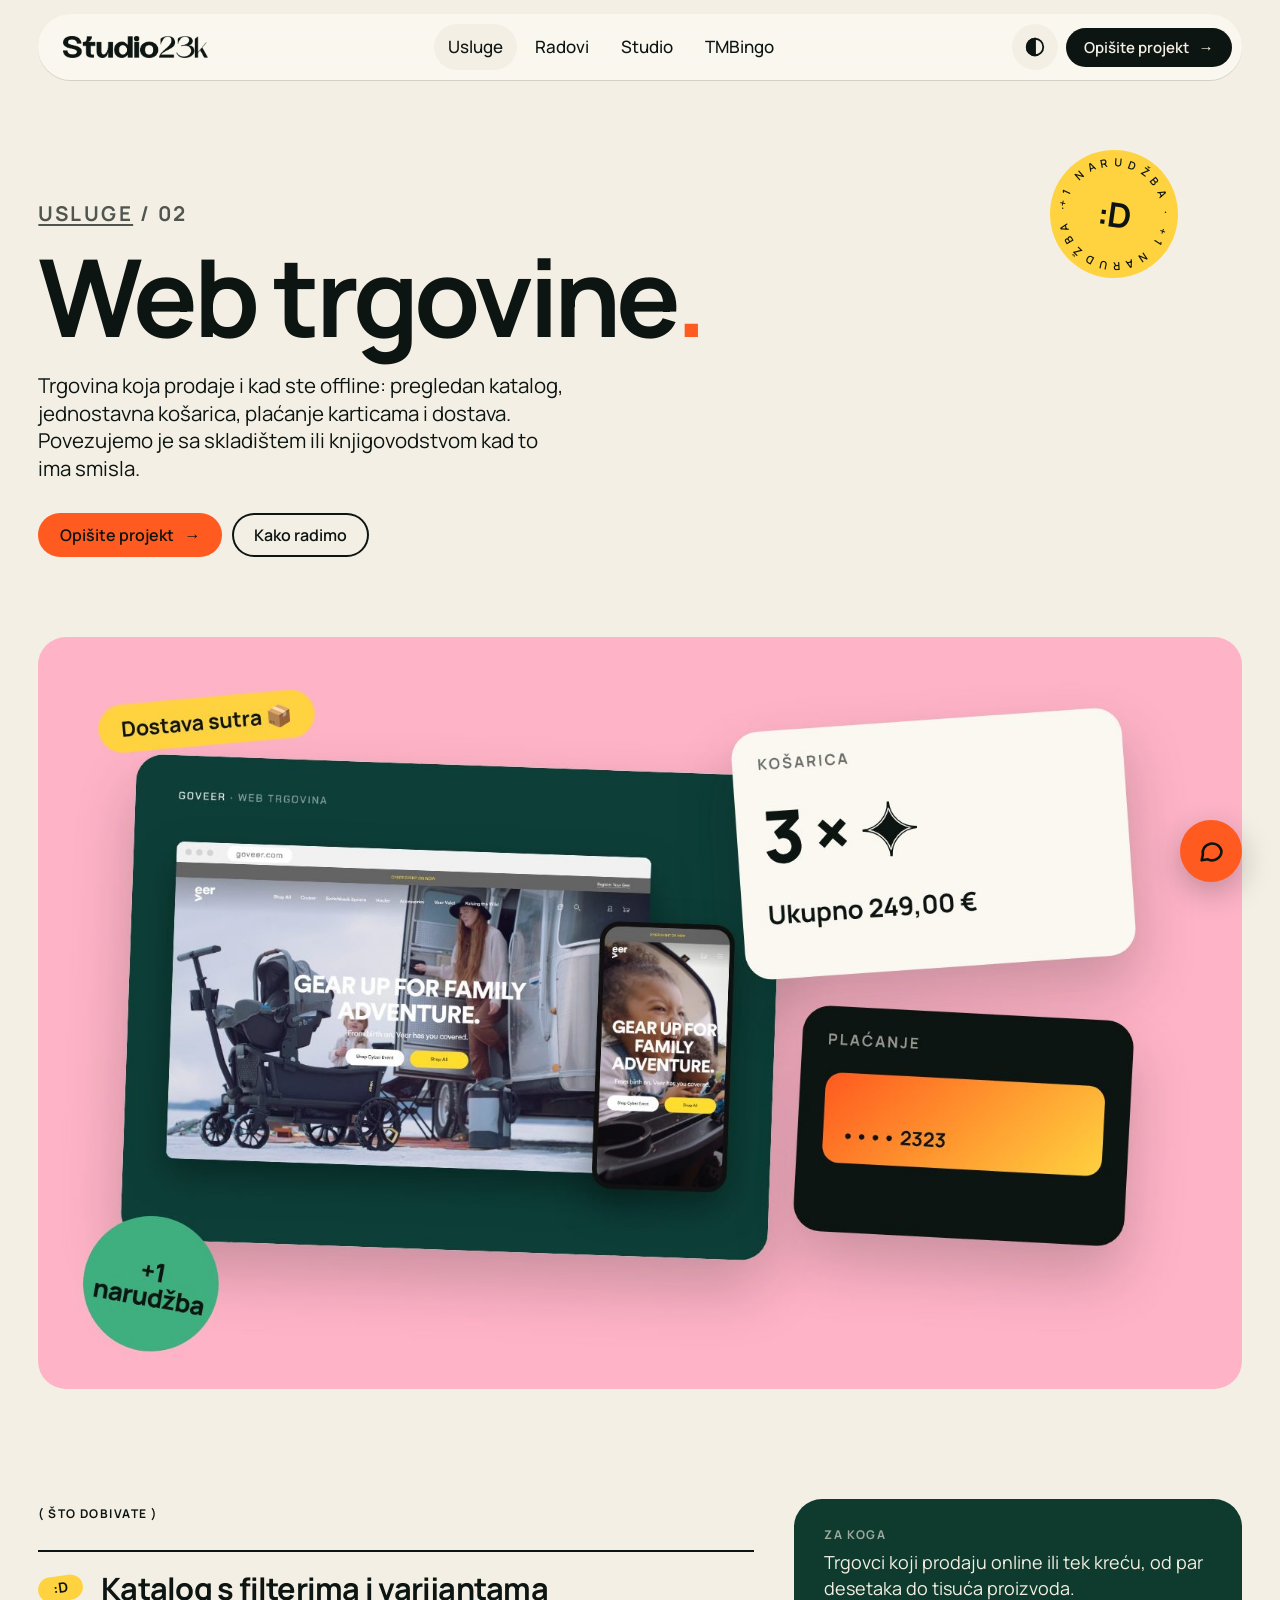
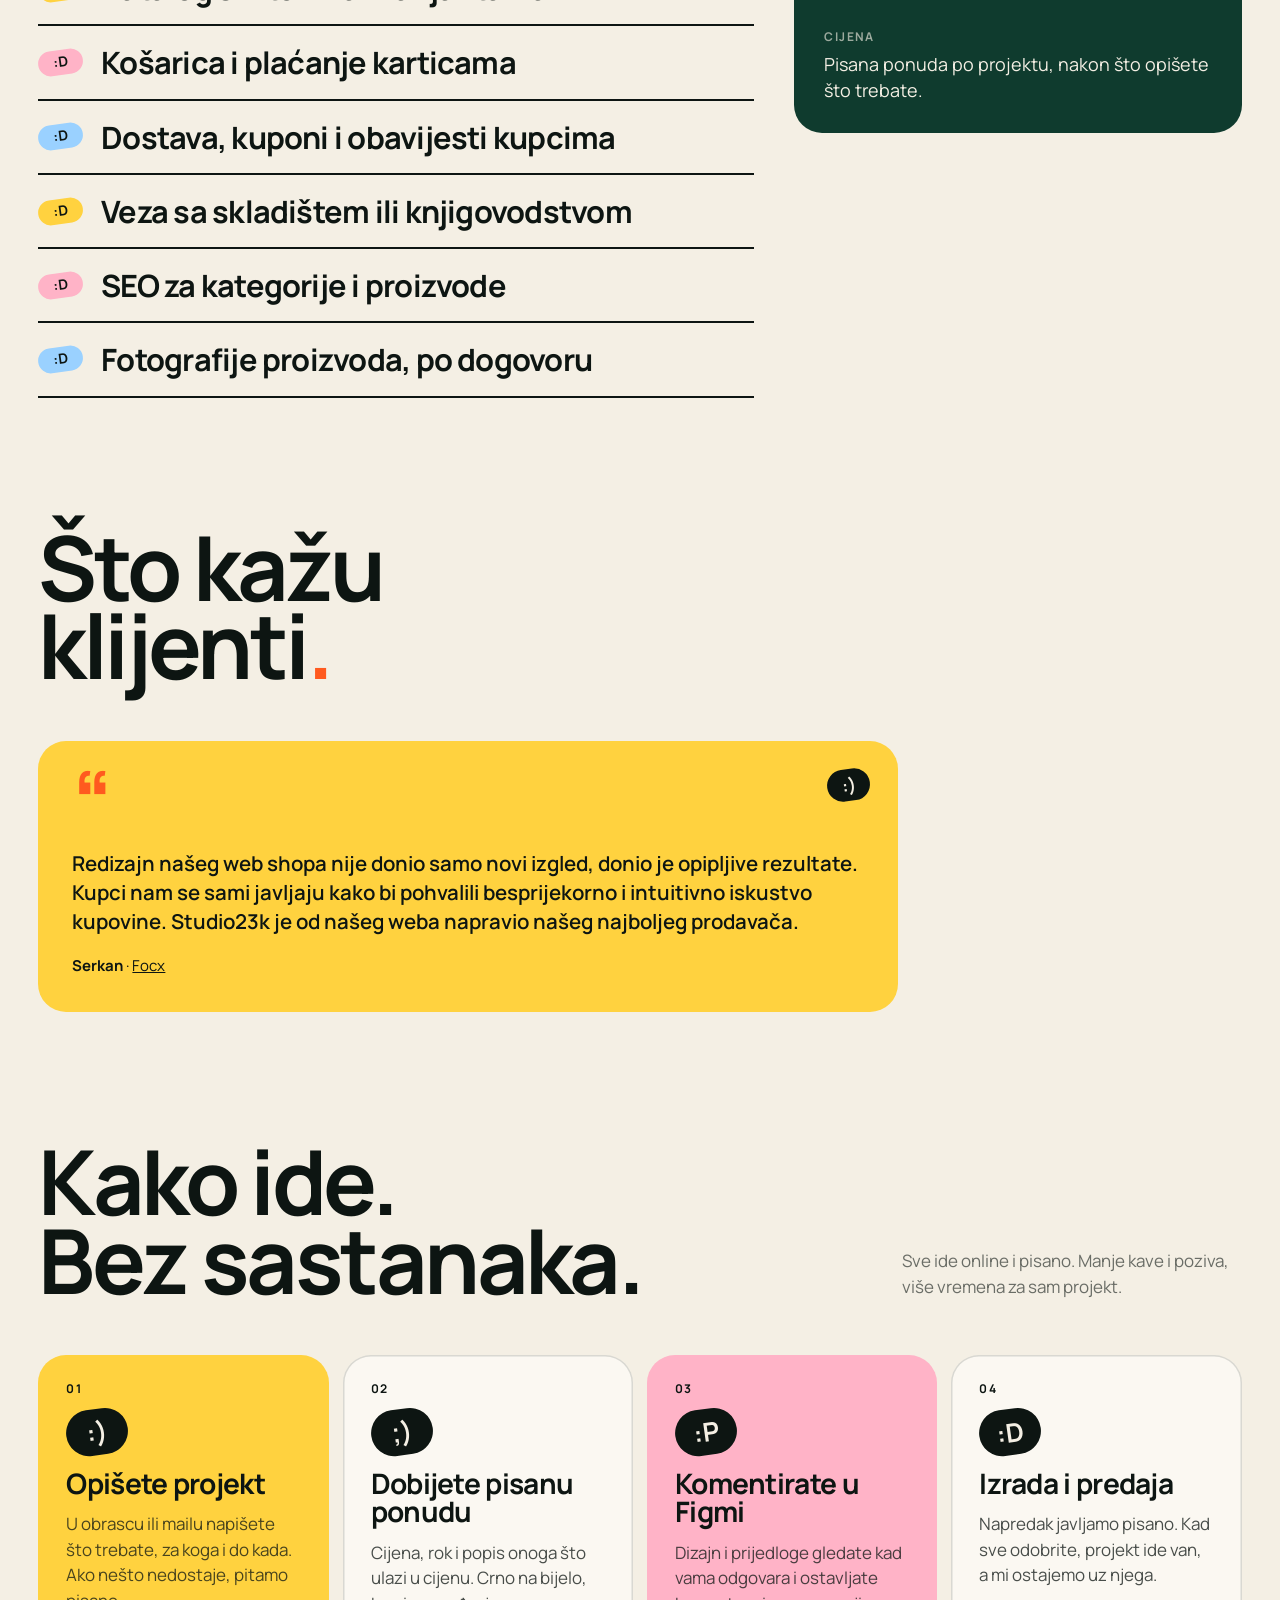
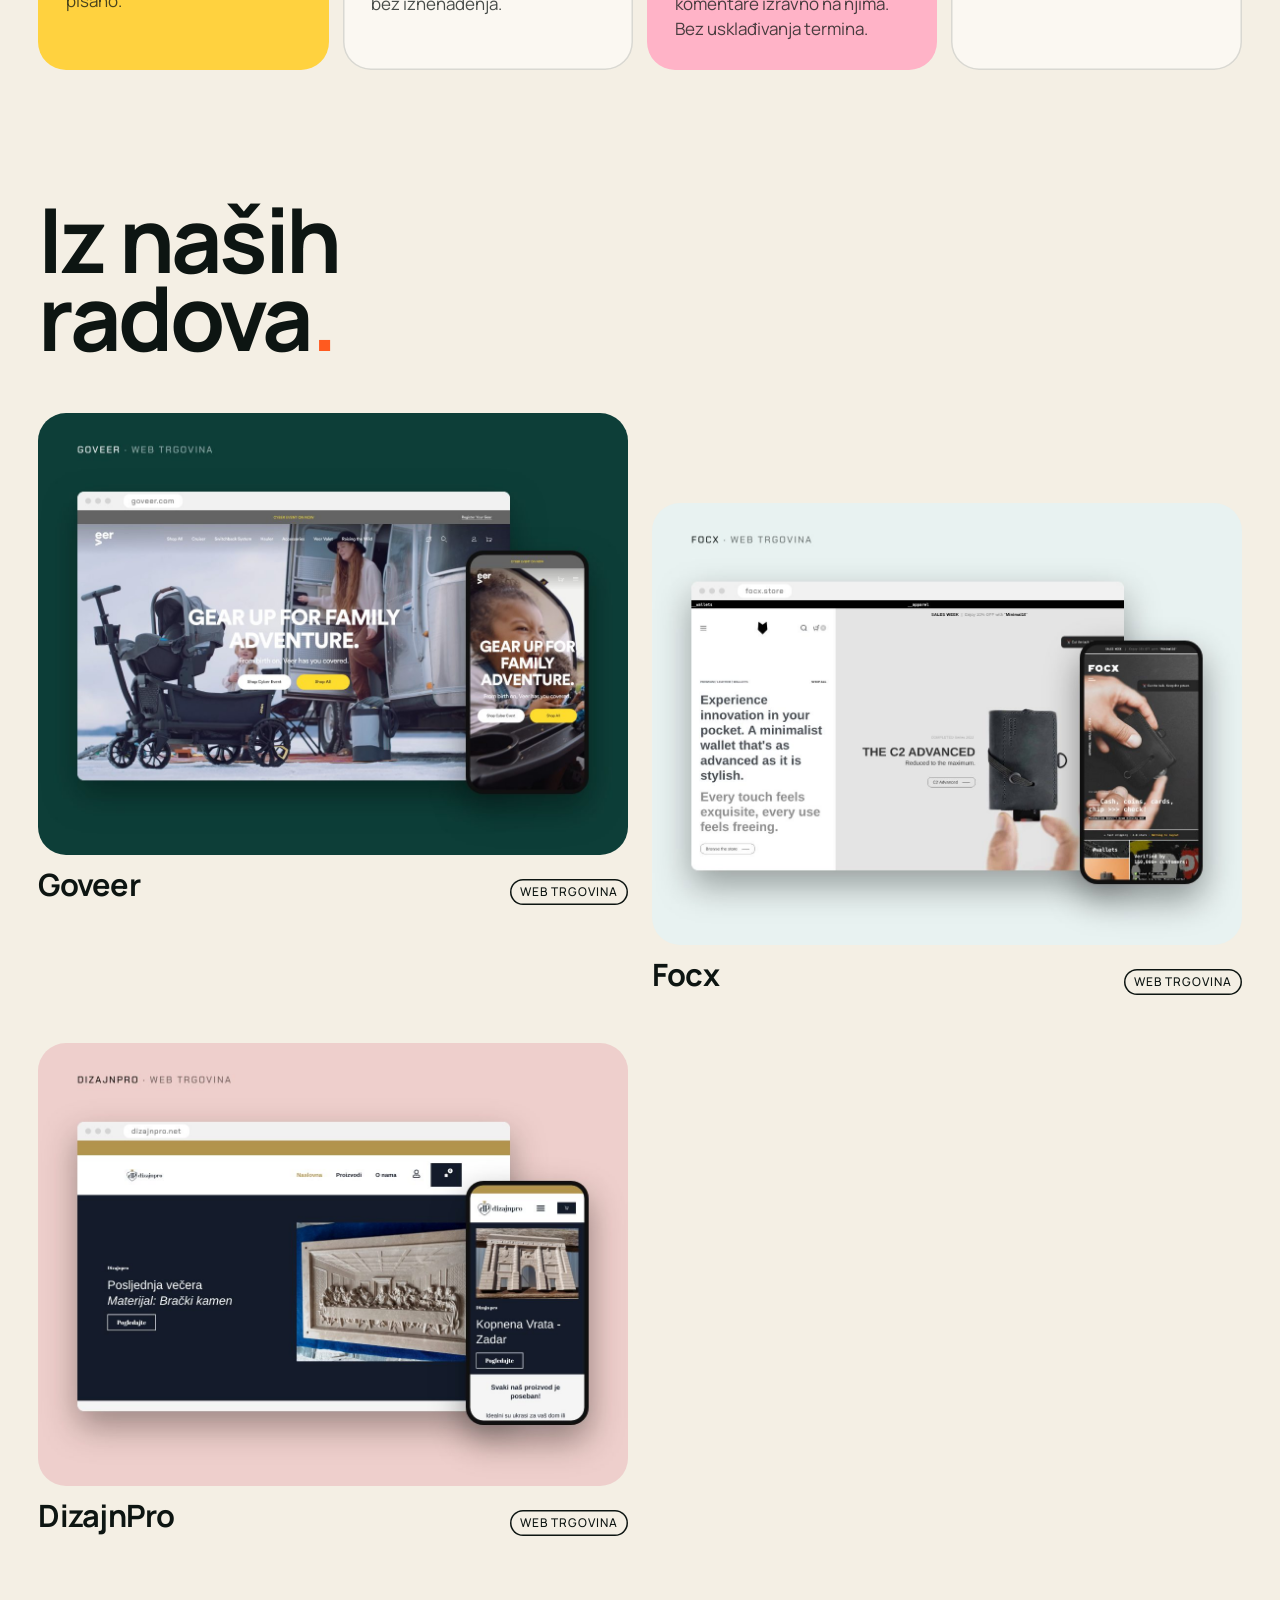
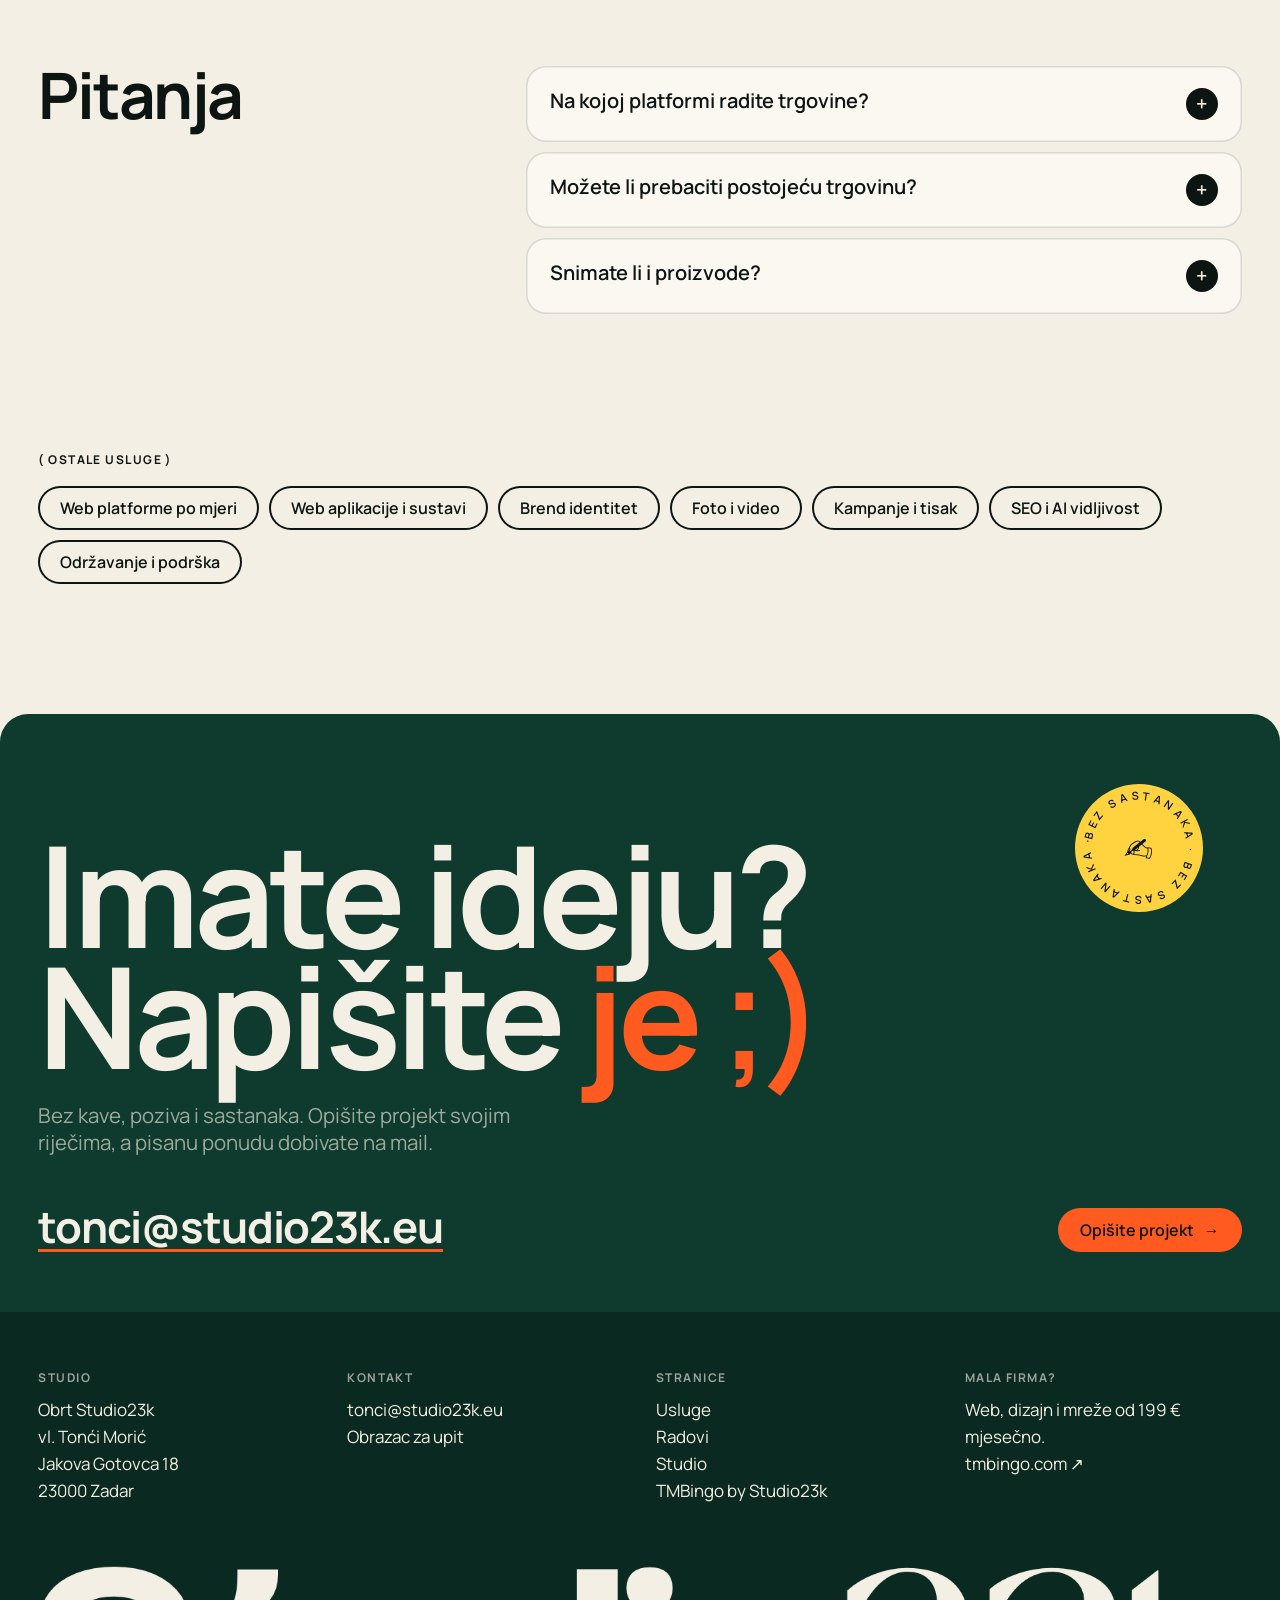
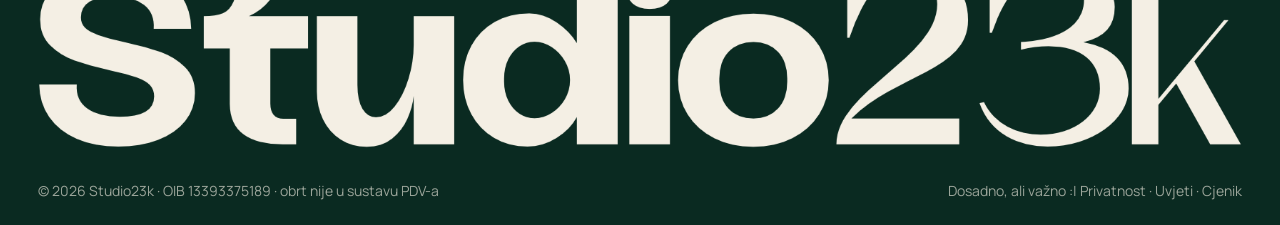
<file: usluge/web-trgovine/index.html>
<!doctype html>
<html lang="hr">
<head>
<meta charset="utf-8">
<meta name="viewport" content="width=device-width, initial-scale=1, viewport-fit=cover">
<title>Izrada web trgovine po mjeri, Zadar · Studio23k</title>
<meta name="description" content="Web trgovine po mjeri: katalog, košarica, plaćanje karticama, dostava i veza sa skladištem ili knjigovodstvom. Studio23k iz Zadra.">
<meta name="theme-color" content="#f4efe4">
<link rel="canonical" href="https://www.studio23k.eu/usluge/web-trgovine/">
<meta property="og:type" content="website">
<meta property="og:locale" content="hr_HR">
<meta property="og:site_name" content="Studio23k">
<meta property="og:url" content="https://www.studio23k.eu/usluge/web-trgovine/">
<meta property="og:title" content="Izrada web trgovine po mjeri, Zadar · Studio23k">
<meta property="og:description" content="Web trgovine po mjeri: katalog, košarica, plaćanje karticama, dostava i veza sa skladištem ili knjigovodstvom. Studio23k iz Zadra.">
<meta property="og:image" content="https://www.studio23k.eu/assets/og-image.jpg">
<meta name="twitter:card" content="summary_large_image">
<link rel="icon" type="image/png" href="/assets/favicon.png">
<link rel="apple-touch-icon" href="/assets/apple-touch-icon.png">
<link rel="stylesheet" href="/assets/fonts/fonts.css">
<link rel="stylesheet" href="/assets/studio.css?v=10">
<script>(function(){var d=document.documentElement;try{var s=localStorage.getItem('s23k-tema');if(s)d.dataset.theme=s;if(sessionStorage.getItem('s23k-pre'))d.classList.add('no-pre');sessionStorage.setItem('s23k-pre','1')}catch(e){}})();</script>
<script type="application/ld+json">
[
 {
  "@context": "https://schema.org",
  "@type": "ProfessionalService",
  "@id": "https://www.studio23k.eu/#studio",
  "name": "Studio23k",
  "slogan": "Mi prodajemo ideje. Usluge su samo alat.",
  "description": "Kreativni i digitalni studio iz Zadra za veće projekte: web platforme i trgovine po mjeri, web aplikacije, brend identitet, foto i video te kampanje. Paket za male firme je TMBingo by Studio23k.",
  "url": "https://www.studio23k.eu/",
  "logo": "https://www.studio23k.eu/assets/apple-touch-icon.png",
  "image": "https://www.studio23k.eu/assets/og-image.jpg",
  "email": "tonci@studio23k.eu",
  "telephone": "+385 92 405 0600",
  "taxID": "13393375189",
  "address": {
   "@type": "PostalAddress",
   "streetAddress": "Jakova Gotovca 18",
   "postalCode": "23000",
   "addressLocality": "Zadar",
   "addressRegion": "Zadarska županija",
   "addressCountry": "HR"
  },
  "areaServed": [
   {
    "@type": "City",
    "name": "Zadar"
   },
   {
    "@type": "Country",
    "name": "Hrvatska"
   }
  ],
  "founder": {
   "@type": "Person",
   "name": "Tonći Morić",
   "jobTitle": "Dizajner i programer"
  },
  "subOrganization": {
   "@type": "ProfessionalService",
   "@id": "https://tmbingo.com/#posao",
   "name": "TMBingo",
   "url": "https://tmbingo.com/"
  },
  "knowsAbout": [
   "izrada web stranica",
   "web trgovine",
   "web aplikacije",
   "brend identitet",
   "grafički dizajn",
   "fotografija proizvoda",
   "video produkcija",
   "SEO",
   "održavanje web stranica"
  ]
 },
 {
  "@context": "https://schema.org",
  "@type": "Service",
  "name": "Web trgovine",
  "serviceType": "Web trgovine",
  "description": "Web trgovine po mjeri: katalog, košarica, plaćanje karticama, dostava i veza sa skladištem ili knjigovodstvom. Studio23k iz Zadra.",
  "url": "https://www.studio23k.eu/usluge/web-trgovine/",
  "image": "https://www.studio23k.eu/assets/usluge/web-trgovine.jpg",
  "provider": {
   "@id": "https://www.studio23k.eu/#studio"
  },
  "areaServed": [
   {
    "@type": "City",
    "name": "Zadar"
   },
   {
    "@type": "Country",
    "name": "Hrvatska"
   }
  ]
 },
 {
  "@context": "https://schema.org",
  "@type": "FAQPage",
  "mainEntity": [
   {
    "@type": "Question",
    "name": "Na kojoj platformi radite trgovine?",
    "acceptedAnswer": {
     "@type": "Answer",
     "text": "Biramo prema projektu: broju proizvoda, načinu plaćanja i tome kako vodite skladište. Prijedlog i obrazloženje dobivate u ponudi."
    }
   },
   {
    "@type": "Question",
    "name": "Možete li prebaciti postojeću trgovinu?",
    "acceptedAnswer": {
     "@type": "Answer",
     "text": "Da. U upitu navedite adresu trgovine i približan broj proizvoda, pa u ponudi pišemo kako ide prijenos."
    }
   },
   {
    "@type": "Question",
    "name": "Snimate li i proizvode?",
    "acceptedAnswer": {
     "@type": "Answer",
     "text": "Možemo. Fotografiju i video proizvoda dodajemo u ponudu ako vam treba."
    }
   }
  ]
 },
 {
  "@context": "https://schema.org",
  "@type": "BreadcrumbList",
  "itemListElement": [
   {
    "@type": "ListItem",
    "position": 1,
    "name": "Studio23k",
    "item": "https://www.studio23k.eu/"
   },
   {
    "@type": "ListItem",
    "position": 2,
    "name": "Usluge",
    "item": "https://www.studio23k.eu/usluge/"
   },
   {
    "@type": "ListItem",
    "position": 3,
    "name": "Web trgovine",
    "item": "https://www.studio23k.eu/usluge/web-trgovine/"
   }
  ]
 }
]
</script>
</head>
<body>
<div class="pre" id="pre" aria-hidden="true"><i></i><b><span class="lg"></span></b><i></i></div>
<div class="cur" aria-hidden="true"></div>
<header class="nav">
  <a class="logo" href="/" aria-label="Studio23k, naslovna"><span class="lg"></span></a>
  <nav aria-label="Glavna navigacija"><ul><li><a href="/usluge/" aria-current="page">Usluge</a></li><li><a href="/radovi/">Radovi</a></li><li><a href="/#studio">Studio</a></li><li><a href="/tmbingo/" class="tmb">TMBingo</a></li></ul></nav>
  <div class="end">
    <button class="theme" type="button" id="theme" aria-label="Svijetla ili tamna tema" title="Svijetla / tamna tema"><svg viewBox="0 0 24 24" fill="none" stroke="currentColor" stroke-width="2"><circle cx="12" cy="12" r="9"/><path d="M12 3a9 9 0 0 0 0 18z" fill="currentColor"/></svg></button>
    <a class="pill" href="/upit/">Opišite projekt <span class="ar">→</span></a>
    <button class="burger open-menu" type="button" aria-label="Otvori izbornik"><span><i></i><i></i></span></button>
  </div>
</header>
<div class="menu" id="menu" aria-hidden="true">
  <div class="row"><a class="logo" href="/" aria-label="Studio23k, naslovna"><span class="lg"></span></a><button class="close" type="button" id="closeMenu">Zatvori</button></div>
  <nav class="links" aria-label="Izbornik"><a href="/usluge/">Usluge</a><a href="/radovi/">Radovi</a><a href="/#studio">Studio</a><a href="/tmbingo/" class="tmb">TMBingo</a><a href="/upit/">Upit</a></nav>
  <div class="row tag"><span>tonci@studio23k.eu</span><span class="dim">Zadar</span></div>
</div>

<main>
<section class="phead uhead">
  <div class="stk round s8" style="rotate:8deg" aria-hidden="true"><svg viewBox="0 0 128 128"><defs><path id="cs8" d="M64,64 m-48,0 a48,48 0 1,1 96,0 a48,48 0 1,1 -96,0"/></defs><text><textPath href="#cs8" textLength="301" lengthAdjust="spacing">+1 narudžba · +1 narudžba · </textPath></text></svg><b>:D</b></div>
  <p class="crumb tag"><a href="/usluge/">Usluge</a> / 02</p>
  <h1>Web trgovine<span class="o">.</span></h1>
  <p>Trgovina koja prodaje i kad ste offline: pregledan katalog, jednostavna košarica, plaćanje karticama i dostava. Povezujemo je sa skladištem ili knjigovodstvom kad to ima smisla.</p>
  <div class="acts"><a class="pill o" href="/upit/?usluga=web-trgovine">Opišite projekt <span class="ar">→</span></a><a class="pill line" href="#proces">Kako radimo</a></div>
</section>
<figure class="uimg rv"><img src="/assets/usluge/web-trgovine.jpg" alt="Ilustracija: web trgovina Goveer s karticama košarice i plaćanja" width="1600" height="1000" fetchpriority="high"></figure>
<section class="ugrid">
  <div class="rv"><span class="tag">( Što dobivate )</span><ul class="dob"><li><span class="emo" aria-hidden="true">:D</span><span>Katalog s filterima i varijantama</span></li><li><span class="emo" aria-hidden="true">:D</span><span>Košarica i plaćanje karticama</span></li><li><span class="emo" aria-hidden="true">:D</span><span>Dostava, kuponi i obavijesti kupcima</span></li><li><span class="emo" aria-hidden="true">:D</span><span>Veza sa skladištem ili knjigovodstvom</span></li><li><span class="emo" aria-hidden="true">:D</span><span>SEO za kategorije i proizvode</span></li><li><span class="emo" aria-hidden="true">:D</span><span>Fotografije proizvoda, po dogovoru</span></li></ul></div>
  <aside class="za rv"><span class="tag">Za koga</span><p>Trgovci koji prodaju online ili tek kreću, od par desetaka do tisuća proizvoda.</p><span class="tag" style="margin-top:22px">Cijena</span><p>Pisana ponuda po projektu, nakon što opišete što trebate.</p></aside>
</section>
<section class="revs">
  <div class="sec-h"><h2 class="rv">Što kažu<br>klijenti<span class="o">.</span></h2></div>
  <div class="rg"><figure class="rev rv"><span class="q" aria-hidden="true">“</span><span class="emo" aria-hidden="true">:)</span><blockquote><p>Redizajn našeg web shopa nije donio samo novi izgled, donio je opipljive rezultate. Kupci nam se sami javljaju kako bi pohvalili besprijekorno i intuitivno iskustvo kupovine. Studio23k je od našeg weba napravio našeg najboljeg prodavača.</p></blockquote><figcaption><b>Serkan</b> · <a href="https://focx.store/" target="_blank" rel="noopener">Focx</a></figcaption></figure></div>
</section>
<section class="steps" id="proces">
  <div class="sec-h"><h2 class="rv">Kako ide.<br>Bez sastanaka.</h2><p class="rv">Sve ide online i pisano. Manje kave i poziva, više vremena za sam projekt.</p></div>
  <ol><li class="rv"><span class="tag">01</span><span class="emo big" aria-hidden="true">:)</span><h3>Opišete projekt</h3><p>U obrascu ili mailu napišete što trebate, za koga i do kada. Ako nešto nedostaje, pitamo pisano.</p></li><li class="rv"><span class="tag">02</span><span class="emo big" aria-hidden="true">;)</span><h3>Dobijete pisanu ponudu</h3><p>Cijena, rok i popis onoga što ulazi u cijenu. Crno na bijelo, bez iznenađenja.</p></li><li class="rv"><span class="tag">03</span><span class="emo big" aria-hidden="true">:P</span><h3>Komentirate u Figmi</h3><p>Dizajn i prijedloge gledate kad vama odgovara i ostavljate komentare izravno na njima. Bez usklađivanja termina.</p></li><li class="rv"><span class="tag">04</span><span class="emo big" aria-hidden="true">:D</span><h3>Izrada i predaja</h3><p>Napredak javljamo pisano. Kad sve odobrite, projekt ide van, a mi ostajemo uz njega.</p></li></ol>
</section>
<section class="work" style="padding-top:0">
  <div class="sec-h"><h2 class="rv">Iz naših<br>radova<span class="o">.</span></h2><p class="rv">Klik vodi na stvarnu stranicu.</p></div>
  <ul class="grid2"><li class="rv" data-cat="trgovina"><a href="https://goveer.com/" target="_blank" rel="noopener" data-cur="Pogledaj"><span class="thumb"><img src="/assets/radovi/goveer.jpg" alt="Web stranica Goveer na laptopu i mobitelu" width="1200" height="900" loading="lazy"><span class="go">↗</span></span><span class="cap"><h3>Goveer</h3><span class="chips"><span>Web trgovina</span></span></span></a></li><li class="rv" data-cat="trgovina"><a href="https://focx.store/" target="_blank" rel="noopener" data-cur="Pogledaj"><span class="thumb"><img src="/assets/radovi/focx.jpg" alt="Web stranica Focx na laptopu i mobitelu" width="1200" height="900" loading="lazy"><span class="go">↗</span></span><span class="cap"><h3>Focx</h3><span class="chips"><span>Web trgovina</span></span></span></a></li><li class="rv" data-cat="trgovina"><a href="https://dizajnpro.net/" target="_blank" rel="noopener" data-cur="Pogledaj"><span class="thumb"><img src="/assets/radovi/dizajnpro.jpg" alt="Web stranica DizajnPro na laptopu i mobitelu" width="1200" height="900" loading="lazy"><span class="go">↗</span></span><span class="cap"><h3>DizajnPro</h3><span class="chips"><span>Web trgovina</span></span></span></a></li></ul>
</section>
<section class="faq">
  <h2 class="rv">Pitanja</h2>
  <div class="rv">
    <details><summary>Na kojoj platformi radite trgovine?</summary><p>Biramo prema projektu: broju proizvoda, načinu plaćanja i tome kako vodite skladište. Prijedlog i obrazloženje dobivate u ponudi.</p></details>
    <details><summary>Možete li prebaciti postojeću trgovinu?</summary><p>Da. U upitu navedite adresu trgovine i približan broj proizvoda, pa u ponudi pišemo kako ide prijenos.</p></details>
    <details><summary>Snimate li i proizvode?</summary><p>Možemo. <a href="/usluge/foto-video/">Fotografiju i video</a> proizvoda dodajemo u ponudu ako vam treba.</p></details>
  </div>
</section>
<section class="ost"><span class="tag">( Ostale usluge )</span><div><a class="pill line" href="/usluge/web-platforme/">Web platforme po mjeri</a><a class="pill line" href="/usluge/web-aplikacije/">Web aplikacije i sustavi</a><a class="pill line" href="/usluge/brend-identitet/">Brend identitet</a><a class="pill line" href="/usluge/foto-video/">Foto i video</a><a class="pill line" href="/usluge/kampanje-tisak/">Kampanje i tisak</a><a class="pill line" href="/usluge/seo-ai-vidljivost/">SEO i AI vidljivost</a><a class="pill line" href="/usluge/odrzavanje/">Održavanje i podrška</a></div></section>
</main>
<section class="cta" id="kontakt">
  <div class="stk round s9" style="rotate:10deg" aria-hidden="true"><svg viewBox="0 0 128 128"><defs><path id="cs9" d="M64,64 m-48,0 a48,48 0 1,1 96,0 a48,48 0 1,1 -96,0"/></defs><text><textPath href="#cs9" textLength="301" lengthAdjust="spacing">bez sastanaka · bez sastanaka · </textPath></text></svg><b>✍</b></div>
  <h2 class="rv">Imate ideju?<br>Napišite <span class="o">je ;)</span></h2>
  <p class="lead rv">Bez kave, poziva i sastanaka. Opišite projekt svojim riječima, a pisanu ponudu dobivate na mail.</p>
  <div class="row rv">
    <a class="mail" href="mailto:tonci@studio23k.eu?subject=Upit%20za%20projekt" data-cur="Pišite">tonci@studio23k.eu</a>
    <div style="display:flex;gap:10px;flex-wrap:wrap"><a class="pill o" href="/upit/">Opišite projekt <span class="ar">→</span></a></div>
  </div>
</section>
<footer class="ft">
  <div><span class="tag">Studio</span><p>Obrt Studio23k<br>vl. Tonći Morić<br>Jakova Gotovca 18<br>23000 Zadar</p></div>
  <div><span class="tag">Kontakt</span><p><a href="mailto:tonci@studio23k.eu">tonci@studio23k.eu</a><br><a href="/upit/">Obrazac za upit</a></p></div>
  <div><span class="tag">Stranice</span><ul><li><a href="/usluge/">Usluge</a></li><li><a href="/radovi/">Radovi</a></li><li><a href="/#studio">Studio</a></li><li><a class="g" href="/tmbingo/">TMBingo by Studio23k</a></li></ul></div>
  <div><span class="tag">Mala firma?</span><p>Web, dizajn i mreže od 199 € mjesečno.<br><a class="g" href="https://tmbingo.com/" target="_blank" rel="noopener">tmbingo.com ↗</a></p></div>
  <p class="big" aria-hidden="true"><span class="lg"></span></p>
  <div class="bottom"><span>© 2026 Studio23k · OIB 13393375189 · obrt nije u sustavu PDV-a</span><span>Dosadno, ali važno :| <a href="https://tmbingo.com/privatnost.html">Privatnost</a> · <a href="https://tmbingo.com/uvjeti.html">Uvjeti</a> · <a href="https://tmbingo.com/cjenik/">Cjenik</a></span></div>
</footer>

<div class="chat" id="chat">
  <div class="win" role="dialog" aria-label="Poruka Studio23k">
    <div class="top"><i></i><b>Studio23k</b><span class="dim">· Zadar</span></div>
    <div class="msgs"><p class="msg">Bok! :)</p><p class="msg">Imate projekt na umu ili vam treba nešto manje za firmu? Napišite, odgovaramo pisano.</p></div>
    <div class="opts"><a href="/upit/">Opisat ću projekt</a><a class="g" href="/tmbingo/">Mala sam firma</a><a href="mailto:tonci@studio23k.eu?subject=Upit%20za%20projekt">Pišem mail</a></div>
  </div>
  <button class="btn" type="button" aria-label="Otvori poruke" aria-expanded="false"><svg viewBox="0 0 24 24" fill="none" stroke="currentColor" stroke-width="2.2" stroke-linecap="round" stroke-linejoin="round"><path d="M21 12a8 8 0 0 1-11.6 7.1L4 20l1-4.6A8 8 0 1 1 21 12z"/></svg></button>
</div>

<script src="/assets/js/lenis.min.js"></script>
<script src="/assets/js/studio.js?v=5" defer></script>
</body>
</html>
</file>
<file: assets/fonts/fonts.css>
/* Fontovi su na našem serveru (bez slanja IP adrese Googleu). Izvor: Google Fonts, licenca SIL OFL. */
/* Manrope (varijabilni 200-800) latin-ext */
@font-face {
  font-family: 'Manrope';
  font-style: normal;
  font-weight: 200 800;
  font-display: swap;
  src: url(manrope-latin-ext-wght-normal.woff2) format('woff2-variations');
  unicode-range: U+0100-02BA, U+02BD-02C5, U+02C7-02CC, U+02CE-02D7, U+02DD-02FF, U+0304, U+0308, U+0329, U+1D00-1DBF, U+1E00-1E9F, U+1EF2-1EFF, U+2020, U+20A0-20AB, U+20AD-20C4, U+2113, U+2C60-2C7F, U+A720-A7FF;
}
/* Manrope (varijabilni 200-800) latin */
@font-face {
  font-family: 'Manrope';
  font-style: normal;
  font-weight: 200 800;
  font-display: swap;
  src: url(manrope-latin-wght-normal.woff2) format('woff2-variations');
  unicode-range: U+0000-00FF, U+0131, U+0152-0153, U+02BB-02BC, U+02C6, U+02DA, U+02DC, U+0304, U+0308, U+0329, U+2000-206F, U+20AC, U+2122, U+2191, U+2193, U+2212, U+2215, U+FEFF, U+FFFD;
}
</file>
<file: assets/studio.css>
/* Studio23k v2: razigrana digitalna agencija. Duboka zelena (borovina) + krem + narančasta, velika Manrope Bold tipografija,
   naljepnice, trake koje klize, numerirane kartice, zaobljeni oblici. Zelena TMBingo (#3faf7f) samo za paket. */
:root {
  --deep: #0f3b2e;
  --deep-2: #0a2a21;
  --cream: #f4efe4;
  --paper: #fbf8f2;
  --ink: #0d1512;
  --orange: #ff5a1f;
  --sun: #ffd23f;
  --pink: #ffb3c7;
  --sky: #9ad1ff;
  --green: #3faf7f;
  --mute: rgba(13,21,18,.6);
  --mute-d: rgba(244,239,228,.62);
  --line: rgba(13,21,18,.14);
  --line-d: rgba(244,239,228,.2);
  --r: 28px;
  --body: "Manrope", "Helvetica Neue", Arial, system-ui, sans-serif;
  --tech: "Manrope", "Helvetica Neue", Arial, system-ui, sans-serif;
  --mark: "Manrope", "Helvetica Neue", Arial, system-ui, sans-serif;
  --gx: max(16px, env(safe-area-inset-left, 0px), 3vw);
  /* teme: svijetla (zadano) i tamna */
  --bg: var(--cream); --fg: var(--ink); --surface: var(--paper); --navbg: rgba(251,248,242,.86); --em: var(--deep);
}
:root[data-theme="dark"] {
  --bg: #0b1f19; --fg: #f4efe4; --surface: #12352b; --navbg: rgba(18,53,43,.88); --em: var(--orange);
  --line: rgba(244,239,228,.16); --mute: rgba(244,239,228,.66);
  color-scheme: dark;
}
* { box-sizing: border-box; }
html, body { margin: 0; overflow-x: clip; }
[hidden] { display: none !important; }
html.lenis, html.lenis body { height: auto; }
.lenis.lenis-smooth { scroll-behavior: auto !important; }
body { background: var(--bg); color: var(--fg); transition: background .4s, color .4s; font: 400 17px/1.5 var(--body); overflow-x: hidden; }
a { color: inherit; text-decoration: none; }
h1, h2, h3, p, ul, ol, figure { margin: 0; padding: 0; }
ul, ol { list-style: none; }
img, video { display: block; max-width: 100%; }
:focus-visible { outline: 3px solid var(--orange); outline-offset: 3px; border-radius: 6px; }
.wrap { padding-inline: var(--gx); }
.tag { font: 700 12px/1 var(--tech); letter-spacing: .12em; text-transform: uppercase; }
.dim { opacity: .62; }

/* Buttons: pill */
.pill { display: inline-flex; align-items: center; gap: 10px; padding: 14px 22px; border-radius: 999px; font: 600 16px/1 var(--body); background: var(--fg); color: var(--bg); border: 0; cursor: pointer; transition: transform .25s cubic-bezier(.3,1.6,.5,1), background .2s; }
.pill:hover { transform: translateY(-2px) rotate(-1.5deg); background: var(--orange); color: var(--ink); }
.pill.o { background: var(--orange); color: var(--ink); }
.pill.o:hover { background: var(--sun); }
.pill.line { background: transparent; color: inherit; box-shadow: inset 0 0 0 2px currentColor; }
.pill.line:hover { background: var(--sun); color: var(--ink); box-shadow: none; }
.pill.g { background: var(--green); color: var(--ink); }
.pill .ar { transition: transform .25s; } .pill:hover .ar { transform: translateX(4px); }

/* Header */
.nav { position: fixed; z-index: 50; top: 14px; left: var(--gx); right: var(--gx); display: flex; align-items: center; justify-content: space-between; gap: 16px; padding: 10px 10px 10px 22px; border-radius: 999px; background: var(--navbg); backdrop-filter: blur(14px); -webkit-backdrop-filter: blur(14px); box-shadow: 0 1px 0 var(--line); transition: transform .4s cubic-bezier(.2,.8,.2,1); }
.nav.hide { transform: translateY(-140%); }
.logo { display: inline-flex; align-items: center; color: var(--fg); }
.logo b { color: var(--orange); font-weight: 800; }
.nav ul { display: flex; gap: 4px; }
.nav ul a { display: block; padding: 10px 14px; border-radius: 999px; font-weight: 500; transition: background .2s; }
.nav ul a:hover, .nav ul a[aria-current] { background: var(--bg); }
.nav ul a.tmb:hover { background: var(--green); }
.nav .pill { padding: 12px 18px; font-size: 15px; }
.burger { display: none; width: 46px; height: 46px; border-radius: 50%; border: 0; background: var(--fg); color: var(--bg); cursor: pointer; place-items: center; }
.burger span { width: 18px; height: 10px; display: grid; align-content: space-between; }
.burger i { display: block; height: 2px; background: currentColor; border-radius: 2px; }
@media (max-width: 900px) { .nav ul, .nav .pill { display: none; } .burger { display: grid; } }
.menu { position: fixed; inset: 0; z-index: 80; background: var(--deep); color: var(--cream); display: grid; grid-template-rows: auto 1fr auto; padding: 24px var(--gx); clip-path: circle(0% at calc(100% - 40px) 40px); transition: clip-path .7s cubic-bezier(.77,0,.18,1); }
.menu.open { clip-path: circle(150% at calc(100% - 40px) 40px); }
.menu .row { display: flex; justify-content: space-between; align-items: center; }
.menu .close { background: var(--cream); color: var(--ink); border: 0; border-radius: 999px; padding: 12px 18px; font: 600 15px/1 var(--body); cursor: pointer; }
.menu .links { align-self: center; display: grid; gap: 6px; }
.menu .links a { font: 700 clamp(44px, 11vw, 110px)/.95 var(--mark); letter-spacing: -.03em; }
.menu .links a:hover { color: var(--orange); }
.menu .links a.tmb:hover { color: var(--green); }

/* Hero */
.hero { position: relative; min-height: 100svh; padding: 130px var(--gx) 40px; display: grid; align-content: center; overflow: hidden; }
.hero h1 { position: relative; z-index: 2; font: 700 clamp(44px, 8.6vw, 156px)/.98 var(--mark); letter-spacing: -.04em; }
.hero h1 .l { display: block; overflow: hidden; padding-bottom: .16em; margin-bottom: -.1em; }
.hero h1 .l > span { display: inline-block; transform: translateY(105%); animation: up 1s cubic-bezier(.2,.8,.2,1) forwards; }
.hero h1 .l:nth-child(2) > span { animation-delay: .12s; }
.hero h1 .o { color: var(--orange); }
.hero h1 em { font-style: normal; display: inline-block; padding: 0 .12em .06em; border-radius: .35em; background: var(--em); color: var(--cream); transform: rotate(-2deg); }
@keyframes up { to { transform: none; } }
.hero .sub { position: relative; z-index: 2; margin-top: 36px; display: flex; flex-wrap: wrap; gap: 20px 48px; align-items: end; }
.hero .sub p { font-size: clamp(18px, 1.6vw, 24px); line-height: 1.35; max-width: 34ch; }
.hero .sub .acts { display: flex; gap: 10px; flex-wrap: wrap; }
.float { position: absolute; z-index: 1; border-radius: 22px; overflow: hidden; box-shadow: 0 20px 50px rgba(13,21,18,.18); will-change: transform; }
.float img { width: 100%; height: 100%; object-fit: cover; }
.f1 { width: clamp(150px, 17vw, 270px); aspect-ratio: 4/3; top: 15%; right: 8%; rotate: 6deg; }
.f2 { width: clamp(120px, 12vw, 200px); aspect-ratio: 4/3; top: 9%; left: 40%; rotate: -5deg; }
.f3 { width: clamp(130px, 14vw, 230px); aspect-ratio: 4/3; bottom: 4%; right: 3%; rotate: -3deg; }
@media (max-width: 900px) { .f1 { top: 11%; right: -30px; } .f2 { display: none; } .f3 { display: none; } }
.scroll { position: absolute; z-index: 2; left: var(--gx); bottom: 22px; }

/* Stickers */
.stk { position: absolute; z-index: 3; display: inline-grid; place-items: center; text-align: center; font: 700 15px/1.05 var(--mark); letter-spacing: -.01em; color: var(--ink); user-select: none; cursor: grab; transition: rotate .3s cubic-bezier(.3,1.6,.5,1); }
.stk:hover { rotate: 0deg !important; }
.stk.round { width: 128px; height: 128px; border-radius: 50%; background: var(--sun); rotate: -12deg; }
.stk.round svg { position: absolute; inset: 0; width: 100%; height: 100%; animation: spin 14s linear infinite; }
.stk.round svg text { font: 600 11px var(--tech); letter-spacing: .18em; text-transform: uppercase; fill: var(--ink); }
.stk.round b { font: 700 34px/1 var(--mark); letter-spacing: -.04em; }
.stk.tape { padding: 12px 18px; background: var(--pink); border-radius: 12px; rotate: 7deg; box-shadow: 0 6px 0 rgba(13,21,18,.12); }
.stk.star { width: 116px; height: 116px; background: var(--orange); clip-path: polygon(50% 0, 61% 18%, 82% 10%, 82% 32%, 100% 40%, 88% 57%, 98% 77%, 77% 80%, 70% 100%, 52% 88%, 33% 100%, 25% 80%, 3% 78%, 12% 58%, 0 40%, 17% 31%, 17% 10%, 39% 17%); rotate: 10deg; font-size: 14px; padding: 18px; }
@keyframes spin { to { transform: rotate(360deg); } }
.s1 { top: 21%; left: 56%; } .s2 { bottom: 30%; left: 48%; } .s3 { top: 18%; left: 6%; }
@media (max-width: 900px) { .stk.round { width: 100px; height: 100px; } .stk.round b { font-size: 26px; } .s1 { top: auto; bottom: 30%; left: auto; right: 16px; } .s2 { display: none; } .s3 { top: 104px; left: auto; right: 24px; } }

/* Marquee */
.mq { display: block; overflow: hidden; white-space: nowrap; padding-block: 18px; background: var(--ink); color: var(--cream); }
.mq.o { background: var(--orange); color: var(--ink); rotate: -1.5deg; margin-block: -8px; position: relative; z-index: 4; width: 104%; margin-left: -2%; }
.mq.s { background: var(--sun); color: var(--ink); }
.mq .tr { display: inline-flex; gap: 0; animation: mq 26s linear infinite; }
.mq.rev .tr { animation-direction: reverse; }
.mq span { font: 700 clamp(34px, 5vw, 72px)/1 var(--mark); letter-spacing: -.025em; padding-right: .5em; }
.mq span i { font-style: normal; color: var(--orange); padding-left: .5em; }
.mq.o span i, .mq.s span i { color: var(--deep); }
.mq a:hover span { opacity: .8; }
@keyframes mq { to { transform: translateX(-50%); } }

/* Statement */
.stmt { padding: 140px var(--gx); display: grid; grid-template-columns: 1fr 2.2fr; gap: 40px; }
.stmt h2 { font: 700 clamp(30px, 3.8vw, 58px)/1.06 var(--mark); letter-spacing: -.03em; text-wrap: balance; }
.stmt h2 .hl { color: var(--ink); background: linear-gradient(transparent 58%, var(--sun) 58%, var(--sun) 92%, transparent 92%); }
.stmt .ps { grid-column: 2; display: grid; grid-template-columns: 1fr 1fr; gap: 28px; color: var(--mute); max-width: 900px; }
@media (max-width: 900px) { .stmt { grid-template-columns: 1fr; padding-block: 90px; } .stmt .ps { grid-column: 1; grid-template-columns: 1fr; } }

/* Numbered cards (horizontal) */
.deck { background: var(--deep); color: var(--cream); padding: 110px 0 120px; border-radius: var(--r) var(--r) 0 0; }
.deck .hd { padding-inline: var(--gx); display: flex; justify-content: space-between; align-items: end; gap: 20px; margin-bottom: 44px; flex-wrap: wrap; }
.deck .hd h2 { font: 700 clamp(40px, 6vw, 96px)/.9 var(--mark); letter-spacing: -.035em; }
.deck .hd p { color: var(--mute-d); max-width: 32ch; }
.cards { display: flex; gap: 16px; overflow-x: auto; scroll-snap-type: x mandatory; padding: 6px var(--gx) 24px; scrollbar-width: none; cursor: grab; }
.cards::-webkit-scrollbar { display: none; }
.card { flex: 0 0 clamp(260px, 27vw, 380px); min-height: 430px; scroll-snap-align: start; border-radius: var(--r); padding: 24px; display: grid; grid-template-rows: auto 1fr auto; gap: 18px; color: var(--ink); transition: transform .35s cubic-bezier(.3,1.6,.5,1); }
.card:hover { transform: translateY(-6px) rotate(-1deg); }
.card:nth-child(6n+1) { background: var(--cream); } .card:nth-child(6n+2) { background: var(--sun); } .card:nth-child(6n+3) { background: var(--pink); }
.card:nth-child(6n+4) { background: var(--sky); } .card:nth-child(6n+5) { background: var(--orange); } .card:nth-child(6n+6) { background: #c9f2d8; }
.card .n { display: flex; justify-content: space-between; }
.card b { align-self: center; font: 700 clamp(64px, 7vw, 112px)/.85 var(--mark); letter-spacing: -.04em; }
.card b small { display: block; font-size: clamp(18px, 1.5vw, 24px); overflow-wrap: anywhere; letter-spacing: -.02em; margin-top: 10px; }
.card p { font-size: 18px; line-height: 1.3; font-weight: 500; }

/* Services */
.svc { padding: 130px var(--gx); }
.sec-h { display: flex; justify-content: space-between; align-items: end; gap: 20px; margin-bottom: 56px; flex-wrap: wrap; }
.sec-h h2 { font: 700 clamp(44px, 7vw, 120px)/.88 var(--mark); letter-spacing: -.04em; }
.sec-h h2 .o { color: var(--orange); }
.sec-h p { max-width: 34ch; color: var(--mute); }
.svl { border-top: 2px solid var(--fg); }
.svl li { position: relative; display: grid; grid-template-columns: 70px 1.3fr 1fr 40px; gap: 20px; align-items: center; padding: 26px 0; border-bottom: 2px solid var(--fg); transition: padding .3s, background .3s, color .3s; }
.svl li::before { content: ""; position: absolute; inset: 0; background: var(--deep); transform: scaleY(0); transform-origin: bottom; transition: transform .35s cubic-bezier(.2,.8,.2,1); z-index: -1; border-radius: 18px; }
.svl li:hover { color: var(--cream); padding-inline: 20px; }
.svl li:hover::before { transform: none; }
.svl li { isolation: isolate; }
.svl h3 { font: 700 clamp(26px, 3.2vw, 50px)/1 var(--mark); letter-spacing: -.03em; }
.svl p { color: inherit; opacity: .72; }
.svl .ic { width: 40px; height: 40px; border-radius: 50%; background: var(--orange); display: grid; place-items: center; font-weight: 700; transition: transform .3s; }
.svl li:hover .ic { transform: rotate(-45deg); background: var(--sun); color: var(--ink); }
@media (max-width: 800px) { .svl li { grid-template-columns: 44px 1fr; row-gap: 8px; } .svl p { grid-column: 2; } .svl .ic { display: none; } }

/* Video card */
.reel { padding: 0 var(--gx); }
.reel figure { position: relative; border-radius: var(--r); overflow: hidden; aspect-ratio: 16/8; background: var(--deep); }
.reel video, .reel img { width: 100%; height: 100%; object-fit: cover; }
.reel figcaption { position: absolute; left: 20px; bottom: 20px; color: var(--ink); background: var(--cream); padding: 10px 16px; border-radius: 999px; }
@media (max-width: 700px) { .reel figure { aspect-ratio: 4/5; } }

/* Work */
.work { padding: 130px var(--gx); }
.grid2 { display: grid; grid-template-columns: 1fr 1fr; gap: 48px 24px; }
.grid2 li:nth-child(even) { margin-top: 90px; }
.grid2 a { display: grid; gap: 14px; }
.thumb { position: relative; border-radius: var(--r); overflow: hidden; aspect-ratio: 4/3; background: #ddd; }
.thumb img { width: 100%; height: 100%; object-fit: cover; transition: transform 1s cubic-bezier(.2,.8,.2,1); }
.grid2 a:hover img { transform: scale(1.05); }
.thumb .go { position: absolute; right: 16px; bottom: 16px; width: 64px; height: 64px; border-radius: 50%; background: var(--orange); display: grid; place-items: center; font: 700 24px/1 var(--body); transform: scale(0) rotate(-90deg); transition: transform .4s cubic-bezier(.3,1.6,.5,1); }
.grid2 a:hover .go { transform: none; }
.cap { display: flex; justify-content: space-between; gap: 12px; align-items: baseline; }
.cap h3 { font: 700 clamp(24px, 2.4vw, 36px)/1 var(--mark); letter-spacing: -.025em; }
.chips { display: flex; flex-wrap: wrap; gap: 6px; }
.chips span { font: 500 12px/1 var(--tech); letter-spacing: .08em; text-transform: uppercase; padding: 7px 10px; border-radius: 999px; box-shadow: inset 0 0 0 1.5px currentColor; }
.more { margin-top: 70px; display: flex; justify-content: center; }
@media (max-width: 800px) { .grid2 { grid-template-columns: 1fr; } .grid2 li:nth-child(even) { margin-top: 0; } }

/* Clients cloud */
.cl { padding: 0 var(--gx) 130px; }
.cl .tag { display: block; margin-bottom: 22px; }
.cloud { display: flex; flex-wrap: wrap; gap: 10px; }
.cloud span { font: 700 clamp(18px, 2vw, 28px)/1 var(--mark); letter-spacing: -.02em; padding: 14px 20px; border-radius: 999px; background: var(--surface); box-shadow: inset 0 0 0 1.5px var(--line); transition: transform .3s cubic-bezier(.3,1.6,.5,1), background .2s; }
.cloud span:hover { color: var(--ink); background: var(--sun); transform: rotate(-4deg) scale(1.05); }

/* Two ways */
.ways { padding: 0 var(--gx) 130px; display: grid; grid-template-columns: 1fr 1fr; gap: 16px; }
.way { position: relative; border-radius: var(--r); padding: clamp(24px, 3vw, 44px); min-height: 560px; display: grid; grid-template-rows: auto auto 1fr auto; gap: 22px; overflow: hidden; }
.way.s23 { background: var(--ink); color: var(--cream); }
.way.tmb { background: var(--green); color: var(--ink); }
.way h3 { font: 700 clamp(40px, 4.6vw, 76px)/.9 var(--mark); letter-spacing: -.035em; }
.way ul { display: grid; gap: 8px; align-self: start; }
.way li { display: flex; gap: 10px; font-size: 18px; } .way li::before { content: "✦"; color: var(--orange); }
.way.tmb li::before { color: var(--ink); }
.way .pr { font: 700 clamp(44px, 4vw, 64px)/.9 var(--mark); letter-spacing: -.03em; }
.way .pr small { display: block; font: 500 13px/1.4 var(--tech); letter-spacing: .08em; text-transform: uppercase; margin-top: 10px; opacity: .75; }
.way .acts { display: flex; flex-wrap: wrap; gap: 10px; margin-top: 22px; }
.way .stk { top: 26px; right: 26px; }
@media (max-width: 900px) { .ways { grid-template-columns: 1fr; } .way { min-height: 0; } .way .stk { position: static; justify-self: start; } }

/* FAQ */
.faq { padding: 0 var(--gx) 130px; display: grid; grid-template-columns: 1fr 1.6fr; gap: 40px; }
.faq h2 { font: 700 clamp(40px, 5vw, 80px)/.9 var(--mark); letter-spacing: -.035em; }
.faq details { border-radius: 20px; background: var(--surface); margin-bottom: 10px; box-shadow: inset 0 0 0 1.5px var(--line); }
.faq summary { list-style: none; cursor: pointer; display: flex; justify-content: space-between; gap: 16px; padding: 22px 24px; font: 600 20px/1.25 var(--body); }
.faq summary::-webkit-details-marker { display: none; }
.faq summary::after { content: "+"; flex: none; width: 32px; height: 32px; border-radius: 50%; background: var(--fg); color: var(--bg); display: grid; place-items: center; font: 600 20px/1 var(--body); transition: transform .3s; }
.faq details[open] summary::after { transform: rotate(45deg); background: var(--orange); color: var(--ink); }
.faq details p { padding: 0 24px 24px; color: var(--mute); max-width: 62ch; }
.faq details p a { text-decoration: underline; text-underline-offset: 3px; }
@media (max-width: 900px) { .faq { grid-template-columns: 1fr; } }

/* CTA + footer */
.cta { background: var(--deep); color: var(--cream); padding: 120px var(--gx) 60px; border-radius: var(--r) var(--r) 0 0; position: relative; overflow: hidden; }
.cta h2 { font: 700 clamp(56px, 11vw, 190px)/.86 var(--mark); letter-spacing: -.04em; }
.cta h2 .o { color: var(--orange); }
.cta .row { margin-top: 48px; display: flex; flex-wrap: wrap; gap: 24px 60px; align-items: end; justify-content: space-between; }
.cta .mail { font: 700 clamp(26px, 3.4vw, 52px)/1 var(--mark); letter-spacing: -.025em; border-bottom: 3px solid var(--orange); }
.cta .mail:hover { color: var(--orange); }
.cta .stk { top: 70px; right: 6%; }
@media (max-width: 900px) { .cta .stk { top: 20px; right: 16px; } }
.ft { background: var(--deep-2); color: var(--cream); padding: 60px var(--gx) 24px; display: grid; grid-template-columns: repeat(4, 1fr); gap: 32px; }
.ft .tag { display: block; color: var(--mute-d); margin-bottom: 12px; }
.ft p, .ft li { line-height: 1.6; }
.ft a:hover { color: var(--orange); } .ft a.g:hover { color: var(--green); }
.ft .big { grid-column: 1 / -1; font: 700 13.2vw/.8 var(--mark); letter-spacing: -.045em; white-space: nowrap; overflow: hidden; margin-top: 30px; }
.ft .big b { color: var(--orange); }
.ft .bottom { grid-column: 1 / -1; display: flex; flex-wrap: wrap; gap: 10px 26px; justify-content: space-between; color: var(--mute-d); font-size: 14px; }
@media (max-width: 900px) { .ft { grid-template-columns: 1fr 1fr; } }

/* Chat bubble */
.chat { position: fixed; z-index: 60; right: var(--gx); bottom: 18px; display: grid; justify-items: end; gap: 10px; }
.chat .win { width: min(320px, calc(100vw - 32px)); background: var(--surface); border-radius: 22px; box-shadow: 0 24px 60px rgba(13,21,18,.25); overflow: hidden; transform-origin: bottom right; transition: transform .35s cubic-bezier(.3,1.4,.5,1), opacity .25s; }
.chat:not(.open) .win { transform: scale(.6); opacity: 0; pointer-events: none; }
.chat .top { background: var(--deep); color: var(--cream); padding: 14px 18px; display: flex; align-items: center; gap: 10px; }
.chat .top i { width: 9px; height: 9px; border-radius: 50%; background: #5be38f; box-shadow: 0 0 0 4px rgba(91,227,143,.25); }
.chat .msgs { padding: 16px; display: grid; gap: 8px; }
.chat .msg { justify-self: start; max-width: 85%; background: var(--bg); padding: 10px 14px; border-radius: 16px 16px 16px 4px; font-size: 15px; line-height: 1.35; }
.chat .opts { padding: 0 16px 16px; display: grid; gap: 8px; }
.chat .opts a { justify-self: end; padding: 10px 14px; border-radius: 16px 16px 4px 16px; background: var(--fg); color: var(--bg); font-size: 15px; transition: background .2s; }
.chat .opts a:hover { background: var(--orange); color: var(--ink); }
.chat .opts a.g:hover { background: var(--green); }
.chat .btn { width: 62px; height: 62px; border-radius: 50%; border: 0; background: var(--orange); color: var(--ink); cursor: pointer; display: grid; place-items: center; box-shadow: 0 10px 30px rgba(13,21,18,.25); transition: transform .3s cubic-bezier(.3,1.6,.5,1); }
.chat .btn:hover { transform: scale(1.08) rotate(-8deg); }
.chat .btn svg { width: 28px; height: 28px; }

/* Cursor (desktop) */
.cur { position: fixed; z-index: 90; top: 0; left: 0; width: 14px; height: 14px; margin: -7px 0 0 -7px; border-radius: 50%; background: var(--orange); pointer-events: none; mix-blend-mode: multiply; transition: width .25s, height .25s, margin .25s, background .25s; display: grid; place-items: center; font: 700 12px/1 var(--tech); letter-spacing: .08em; color: var(--ink); }
.cur.big { width: 84px; height: 84px; margin: -42px 0 0 -42px; background: var(--sun); mix-blend-mode: normal; }
@media (hover: none), (max-width: 900px) { .cur { display: none; } }

/* Reveal */
.rv { opacity: 0; transform: translateY(40px); transition: opacity .9s ease, transform .9s cubic-bezier(.2,.8,.2,1); }
.rv.in { opacity: 1; transform: none; }

/* Sub-pages */
.phead { padding: 170px var(--gx) 80px; position: relative; }
.phead h1 { font: 700 clamp(56px, 11vw, 190px)/.86 var(--mark); letter-spacing: -.04em; }
.phead h1 .o { color: var(--orange); } .phead h1 .g { color: var(--green); }
.phead p { margin-top: 30px; font-size: clamp(18px, 1.6vw, 24px); line-height: 1.35; max-width: 44ch; }
.phead .stk { top: 150px; right: 8%; }
@media (max-width: 900px) { .phead { padding-top: 130px; } .phead .stk { top: 96px; right: 16px; } }
.plans { padding: 0 var(--gx) 120px; display: grid; grid-template-columns: repeat(4, 1fr); gap: 14px; }
.plan { border-radius: var(--r); padding: 26px; display: grid; gap: 14px; align-content: start; background: var(--surface); box-shadow: inset 0 0 0 1.5px var(--line); transition: transform .35s cubic-bezier(.3,1.6,.5,1); }
.plan:hover { transform: translateY(-6px) rotate(-1deg); }
.plan.feat { background: var(--green); color: var(--ink); box-shadow: none; }
.plan .amt { font: 700 clamp(40px, 3.5vw, 60px)/.9 var(--mark); letter-spacing: -.035em; white-space: nowrap; }
.plan small { font: 500 12px/1.4 var(--tech); letter-spacing: .08em; text-transform: uppercase; opacity: .7; }
.plan ul { display: grid; gap: 6px; border-top: 1.5px solid var(--line); padding-top: 14px; }
.plan li::before { content: "✦ "; color: var(--orange); } .plan.feat li::before { color: var(--ink); }
.plan .go { margin-top: 8px; font-weight: 600; text-decoration: underline; text-underline-offset: 4px; }
.plans .note { grid-column: 1 / -1; color: var(--mute); font-size: 15px; margin-top: 10px; }
.plans .note a { text-decoration: underline; }
@media (max-width: 1000px) { .plans { grid-template-columns: 1fr 1fr; } }
@media (max-width: 560px) { .plans { grid-template-columns: 1fr; } }
.vs { padding: 0 var(--gx) 130px; display: grid; grid-template-columns: 1fr 1fr; gap: 16px; }
.vs > div { border-radius: var(--r); padding: 30px; }
.vs .a { background: var(--green); } .vs .b { background: var(--ink); color: var(--cream); }
.vs h3 { font: 700 clamp(32px, 3.4vw, 54px)/.9 var(--mark); letter-spacing: -.03em; margin-bottom: 20px; }
.vs dl { margin: 0; display: grid; gap: 14px; }
.vs dt { font: 500 12px/1.4 var(--tech); letter-spacing: .08em; text-transform: uppercase; opacity: .7; }
.vs dd { margin: 2px 0 0; font-size: 18px; }
@media (max-width: 800px) { .vs { grid-template-columns: 1fr; } }

@media (prefers-reduced-motion: reduce) {
  .pre { display: none; }
  .mq .tr, .stk.round svg { animation: none; }
  .hero h1 .l > span { animation: none; transform: none; }
  .rv { opacity: 1; transform: none; transition: none; }
  .menu, .nav, .card, .pill, .stk { transition: none; }
}

/* Tamna tema: sitnice */
:root[data-theme="dark"] .mq:not(.o):not(.s) { background: var(--cream); color: var(--ink); }
:root[data-theme="dark"] .way.s23, :root[data-theme="dark"] .vs .b { background: #050e0b; }
:root[data-theme="dark"] .cur { mix-blend-mode: normal; }
.theme { width: 46px; height: 46px; border-radius: 50%; border: 0; cursor: pointer; background: var(--bg); color: var(--fg); display: grid; place-items: center; transition: transform .4s cubic-bezier(.3,1.6,.5,1); }
.theme:hover { transform: rotate(180deg); }
.theme svg { width: 22px; height: 22px; }
.nav .end { display: flex; gap: 8px; align-items: center; }

/* Uvodna zavjesa */
.pre { position: fixed; inset: 0; z-index: 100; pointer-events: none; }
.pre i { position: absolute; left: 0; right: 0; height: 50.5%; background: var(--deep); transition: transform 1s cubic-bezier(.77,0,.18,1); }
.pre i:first-child { top: 0; } .pre i:last-child { bottom: 0; background: var(--deep-2); }
.pre b { position: absolute; inset: 0; display: flex; align-items: center; justify-content: center; z-index: 2; color: var(--cream); font: 700 clamp(48px, 10vw, 150px)/1 var(--mark); letter-spacing: -.04em; transition: opacity .35s, transform .6s cubic-bezier(.2,.8,.2,1); }
.pre b span { color: var(--orange); }
.pre.out i:first-child { transform: translateY(-101%); } .pre.out i:last-child { transform: translateY(101%); }
.pre.out b { opacity: 0; transform: scale(.92); }
html.no-pre .pre { display: none; }

/* Filteri radova */
.filt { display: flex; flex-wrap: wrap; gap: 8px; margin-bottom: 40px; }
.filt button { font: 600 15px/1 var(--body); padding: 12px 18px; border-radius: 999px; border: 0; cursor: pointer; background: var(--surface); color: var(--fg); box-shadow: inset 0 0 0 1.5px var(--line); transition: background .2s, transform .25s cubic-bezier(.3,1.6,.5,1); }
.filt button:hover { transform: rotate(-3deg); }
.filt button[aria-pressed="true"] { background: var(--orange); color: var(--ink); box-shadow: none; }
.filt button span { opacity: .6; margin-left: 4px; font-size: .85em; }
.grid2.f li { margin-top: 0 !important; }
.grid2 li.out { display: none; }

/* Usluge: poveznice s naslovne, proces bez sastanaka, podstranice, obrazac za upit */
.svl h3 a::after { content: ""; position: absolute; inset: 0; z-index: 1; }
.svl h3 a:focus-visible { outline: 0; } .svl li:has(a:focus-visible) { outline: 3px solid var(--orange); outline-offset: 4px; border-radius: 18px; }
.svc .more { margin-top: 50px; }
.cta .lead { margin-top: 26px; max-width: 46ch; font-size: clamp(18px, 1.6vw, 24px); line-height: 1.35; color: var(--mute-d); }
.steps { padding: 0 var(--gx) 130px; }
.steps ol { display: grid; grid-template-columns: repeat(4, 1fr); gap: 14px; counter-reset: s; }
.steps li { border-radius: var(--r); padding: 28px; background: var(--surface); box-shadow: inset 0 0 0 1.5px var(--line); display: grid; gap: 14px; align-content: start; min-height: 260px; transition: transform .35s cubic-bezier(.3,1.6,.5,1); }
.steps li:nth-child(1) { background: var(--sun); color: var(--ink); box-shadow: none; }
.steps li:nth-child(3) { background: var(--pink); color: var(--ink); box-shadow: none; }
.steps li:hover { transform: rotate(-1.5deg) translateY(-4px); }
.steps h3 { font: 700 clamp(24px, 2.2vw, 34px)/1 var(--mark); letter-spacing: -.025em; margin-top: auto; }
.steps p { opacity: .75; }
@media (max-width: 1000px) { .steps ol { grid-template-columns: 1fr 1fr; } }
@media (max-width: 560px) { .steps ol { grid-template-columns: 1fr; } .steps li { min-height: 0; } .steps h3 { margin-top: 30px; } }
.phead .acts { display: flex; flex-wrap: wrap; gap: 10px; margin-top: 30px; }
.uhead h1 { font-size: clamp(48px, 8.4vw, 150px); max-width: 12ch; }
.crumb { margin-bottom: 22px; opacity: .7; } .crumb a { text-decoration: underline; text-underline-offset: 3px; }
.uimg { margin: 0 var(--gx) 110px; border-radius: var(--r); overflow: hidden; aspect-ratio: 16 / 10; }
.uimg img { width: 100%; height: 100%; object-fit: cover; }
.ugrid { padding: 0 var(--gx) 130px; display: grid; grid-template-columns: 1.6fr 1fr; gap: 40px; align-items: start; }
.dob { margin-top: 26px; border-top: 2px solid var(--fg); }
.dob li { padding: 20px 0; border-bottom: 2px solid var(--fg); font: 700 clamp(22px, 2.4vw, 38px)/1.05 var(--mark); letter-spacing: -.025em; display: flex; gap: 18px; }
.dob li::before { content: "✦"; color: var(--orange); font-size: .7em; padding-top: .15em; }
.za { border-radius: var(--r); padding: 30px; background: var(--deep); color: var(--cream); display: grid; gap: 8px; position: sticky; top: 100px; }
.za .tag { color: var(--mute-d); display: block; }
.za p { font-size: 18px; line-height: 1.45; }
.za a.u, a.u { text-decoration: underline; text-underline-offset: 4px; }
.za .nx { counter-reset: n; display: grid; gap: 10px; }
.za .nx li { counter-increment: n; display: flex; gap: 12px; line-height: 1.4; }
.za .nx li::before { content: counter(n); flex: none; width: 26px; height: 26px; border-radius: 50%; background: var(--orange); color: var(--ink); display: grid; place-items: center; font: 700 13px/1 var(--body); }
@media (max-width: 900px) { .ugrid { grid-template-columns: 1fr; } .za { position: static; } .uimg { margin-bottom: 80px; } }
.ost { padding: 0 var(--gx) 130px; display: grid; gap: 20px; }
.ost div { display: flex; flex-wrap: wrap; gap: 10px; }
.ulist { padding: 0 var(--gx) 130px; display: grid; grid-template-columns: repeat(2, 1fr); gap: 56px 24px; }
.ulist a { display: grid; gap: 12px; }
.ulist .im { border-radius: var(--r); overflow: hidden; aspect-ratio: 16 / 10; margin-bottom: 8px; }
.ulist img { width: 100%; height: 100%; object-fit: cover; transition: transform .6s cubic-bezier(.2,.8,.2,1); }
.ulist a:hover img { transform: scale(1.04) rotate(-.6deg); }
.ulist h2 { font: 700 clamp(28px, 3vw, 48px)/1 var(--mark); letter-spacing: -.03em; }
.ulist a:hover h2 { color: var(--orange); }
.ulist p { color: var(--mute); max-width: 48ch; }
@media (max-width: 800px) { .ulist { grid-template-columns: 1fr; } }
.upit { padding: 0 var(--gx) 130px; display: grid; grid-template-columns: 1.6fr 1fr; gap: 40px; align-items: start; }
@media (max-width: 900px) { .upit { grid-template-columns: 1fr; } }
.fm { display: grid; gap: 26px; min-width: 0; }
.fm .two { display: grid; grid-template-columns: 1fr 1fr; gap: 18px; }
@media (max-width: 600px) { .fm .two { grid-template-columns: 1fr; } }
.fm .f { display: grid; gap: 8px; }
.fm .f span, .fm legend { font: 700 12px/1 var(--tech); letter-spacing: .12em; text-transform: uppercase; }
.fm input:not([type=checkbox]):not([type=radio]), .fm textarea { width: 100%; font: 500 18px/1.4 var(--body); color: var(--fg); background: var(--surface); border: 0; border-radius: 18px; padding: 16px 18px; box-shadow: inset 0 0 0 1.5px var(--line); transition: box-shadow .2s; }
.fm textarea { resize: vertical; min-height: 180px; }
.fm input:focus, .fm textarea:focus { outline: 0; box-shadow: inset 0 0 0 2.5px var(--orange); }
.fm fieldset { border: 0; margin: 0; padding: 0; min-width: 0; }
.fm legend { padding: 0; margin-bottom: 12px; }
.chips { display: flex; flex-wrap: wrap; gap: 8px; }
.chip { position: relative; cursor: pointer; }
.chip input { position: absolute; opacity: 0; pointer-events: none; }
.chip span { display: inline-block; font: 600 15px/1 var(--body); padding: 12px 18px; border-radius: 999px; background: var(--surface); box-shadow: inset 0 0 0 1.5px var(--line); transition: background .2s, transform .25s cubic-bezier(.3,1.6,.5,1); }
.chip:hover span { transform: rotate(-2deg); }
.chip input:checked + span { background: var(--orange); color: var(--ink); box-shadow: none; }
.chip input:focus-visible + span { outline: 3px solid var(--orange); outline-offset: 3px; }
.fm .send { display: flex; flex-wrap: wrap; gap: 14px 24px; align-items: center; }
.fm .send p { font-size: 14px; } .fm .send a { text-decoration: underline; }
:root[data-theme="dark"] .za { background: #050e0b; }
:root[data-theme="dark"] .steps li:nth-child(1), :root[data-theme="dark"] .steps li:nth-child(3) { color: var(--ink); }
.chip span { text-transform: none; letter-spacing: 0; }
/* Recenzije klijenata na podstranicama usluga */
.revs { padding: 0 var(--gx) 130px; }
.revs .rg { display: grid; grid-template-columns: repeat(auto-fit, minmax(300px, 1fr)); gap: 16px; }
.rev { margin: 0; border-radius: var(--r); padding: 34px; background: var(--sun); color: var(--ink); display: grid; gap: 20px; align-content: space-between; transition: transform .35s cubic-bezier(.3,1.6,.5,1); }
.rev:nth-child(3n+2) { background: var(--pink); } .rev:nth-child(3n) { background: var(--sky); }
.rev:hover { transform: rotate(-1.2deg); }
.rev .q { font: 700 90px/.6 var(--mark); color: var(--orange); }
.rev blockquote { margin: 0; font: 600 clamp(19px, 1.6vw, 24px)/1.4 var(--body); }
.rev figcaption { font-size: 15px; } .rev figcaption a { text-decoration: underline; }

/* Vesele tekstualne face :) */
.emo { display: inline-grid; place-items: center; min-width: 2.4em; padding: .38em .6em; border-radius: 999px; background: var(--sun); color: var(--ink); font: 700 15px/1 var(--mark); letter-spacing: -.01em; white-space: nowrap; rotate: -8deg; transition: rotate .4s cubic-bezier(.3,1.6,.5,1); }
.emo.big { font-size: 26px; justify-self: start; background: var(--fg); color: var(--bg); }
.steps li:hover .emo, .card:hover .emo, .rev:hover .emo, .ulist a:hover .emo, .dob li:hover .emo { rotate: 90deg; }
.svl .ic { width: auto; min-width: 54px; padding: 0 12px; border-radius: 999px; font: 700 17px/40px var(--mark); letter-spacing: -.01em; white-space: nowrap; }
.svl li:hover .ic { transform: rotate(90deg); }
.card .n .emo { font-size: 13px; }
.dob li::before { content: none; }
.dob li { align-items: center; }
.dob .emo { flex: none; font-size: 14px; min-width: 3.2em; }
.dob li:nth-child(3n+2) .emo { background: var(--pink); } .dob li:nth-child(3n) .emo { background: var(--sky); }
.ulist .im { position: relative; }
.ulist .emo.on { position: absolute; top: 18px; right: 18px; font-size: 22px; background: var(--paper); box-shadow: 0 10px 24px rgba(13,21,18,.18); }
.rev { position: relative; } .rev > .emo { position: absolute; top: 28px; right: 28px; background: var(--ink); color: var(--cream); font-size: 18px; }
.revs.home { padding-top: 0; }
:root[data-theme="dark"] .emo.big { background: var(--cream); color: var(--ink); }
.rev:only-child { max-width: 860px; }

/* Pravi Studio23k logo (PNG maska, boja = currentColor pa radi u svijetloj i tamnoj temi) */
.lg { display: block; width: 150px; aspect-ratio: 1686 / 255; background: currentColor; -webkit-mask: url(/assets/logo.png) center / contain no-repeat; mask: url(/assets/logo.png) center / contain no-repeat; }
.menu .logo .lg { width: 140px; }
.pre b .lg { width: min(70vw, 620px); }
.ft .big .lg { width: 100%; }
.ft .big { overflow: visible; line-height: 0; }
.pre b .lg { color: var(--cream); }

/* Hero: "Mi prodajemo ideje. Usluge su samo alat." */
.hero .kick { position: relative; z-index: 2; display: inline-block; margin-bottom: 26px; padding: 10px 18px; border-radius: 999px; background: var(--sun); color: var(--ink); font: 700 clamp(15px, 1.3vw, 19px)/1.2 var(--body); rotate: -2deg; }
.hero .kick i { font-family: Georgia, "Times New Roman", serif; font-weight: 400; font-size: 1.12em; }
.hero h1 .b2 { display: inline-block; color: transparent; -webkit-text-stroke: 2px var(--fg); transform: translateY(105%); animation: up 1s .12s cubic-bezier(.2,.8,.2,1) forwards; }
@media (prefers-reduced-motion: reduce) { .hero h1 .b2 { animation: none; transform: none; } }
@media (max-width: 600px) { .hero h1 .b2 { -webkit-text-stroke-width: 1.5px; } }
.hero .kick { width: fit-content; justify-self: start; align-self: start; }
.hero h1 .b2 { letter-spacing: 0; }
@media (max-width: 700px) { .hero .s1 { display: none; } }
.hero h1 .l:first-child { margin-bottom: 0; }
/* Ispravci heroja: puni tekst, čist zeleni okvir, ravnomjeran tekst na naljepnici */
.stk.round svg text { letter-spacing: 0; }
.hero h1 .b2 { color: var(--fg); -webkit-text-stroke: 0; }
.hero h1 .l { overflow: visible; padding-bottom: 0; margin-bottom: 0; }
.hero h1 .l > span, .hero h1 .b2 { transform: none; opacity: 0; animation: hup .9s cubic-bezier(.2,.8,.2,1) forwards; }
.hero h1 .l:nth-child(2) > span { animation-delay: .12s; }
@keyframes hup { from { opacity: 0; transform: translateY(.35em); } to { opacity: 1; transform: none; } }
@media (prefers-reduced-motion: reduce) { .hero h1 .l > span, .hero h1 .b2 { animation: none; opacity: 1; transform: none; } }
.hero h1 em { padding: .02em .14em .16em; line-height: .9; vertical-align: baseline; }
.fm .hp { position: absolute; left: -9999px; width: 1px; height: 1px; opacity: 0; }
</file>
